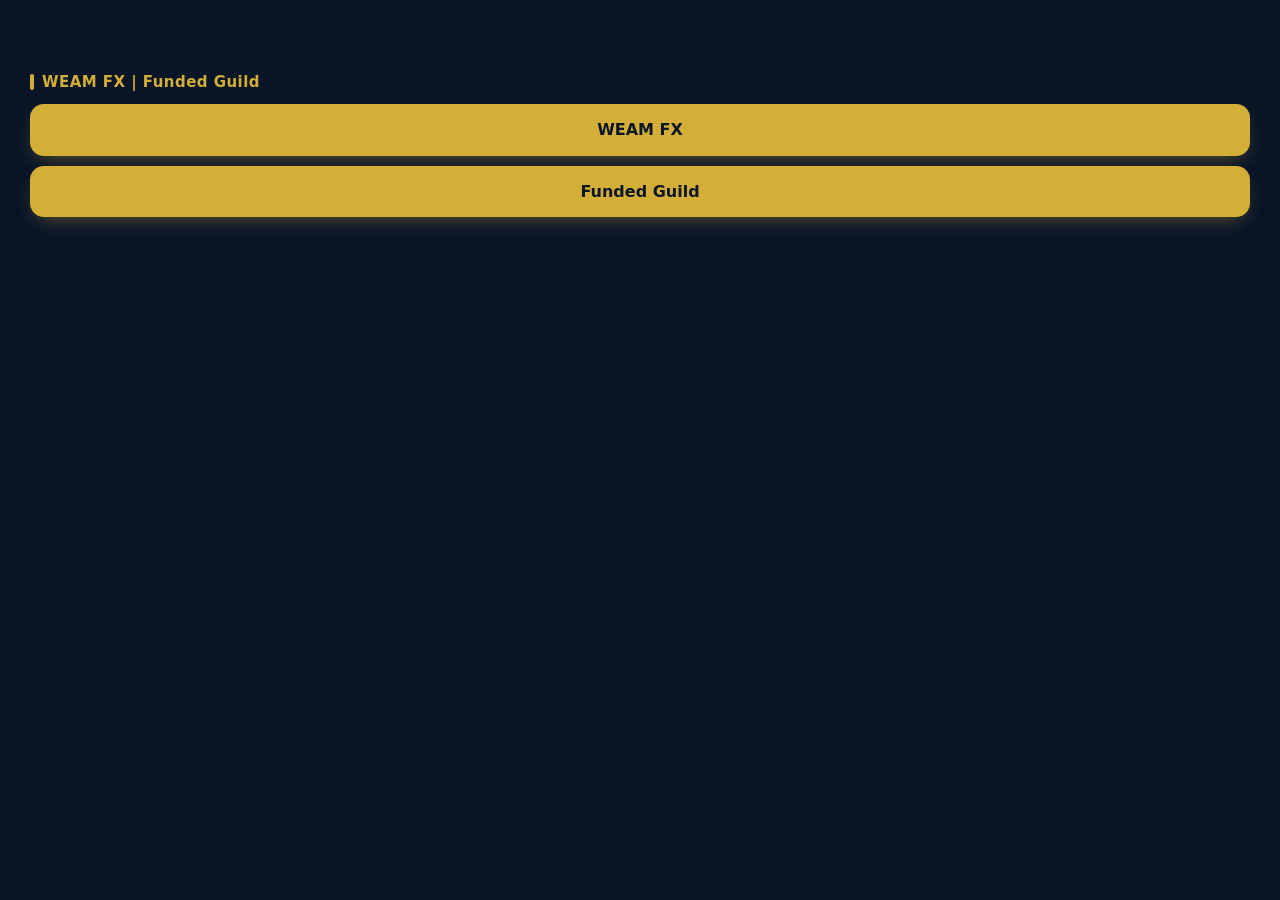
<file: index.html>
<!doctype html><html><head><meta charset="utf-8"><meta name="viewport" content="width=device-width,initial-scale=1"><title>Apps</title><link rel="stylesheet" href="core.css"></head><body style="padding:30px;text-align:center"><h2 style="margin-top:40px">WEAM FX | Funded Guild</h2><a class="btn" href="wf.html">WEAM FX</a><a class="btn" href="fg.html">Funded Guild</a></body></html>
</file>
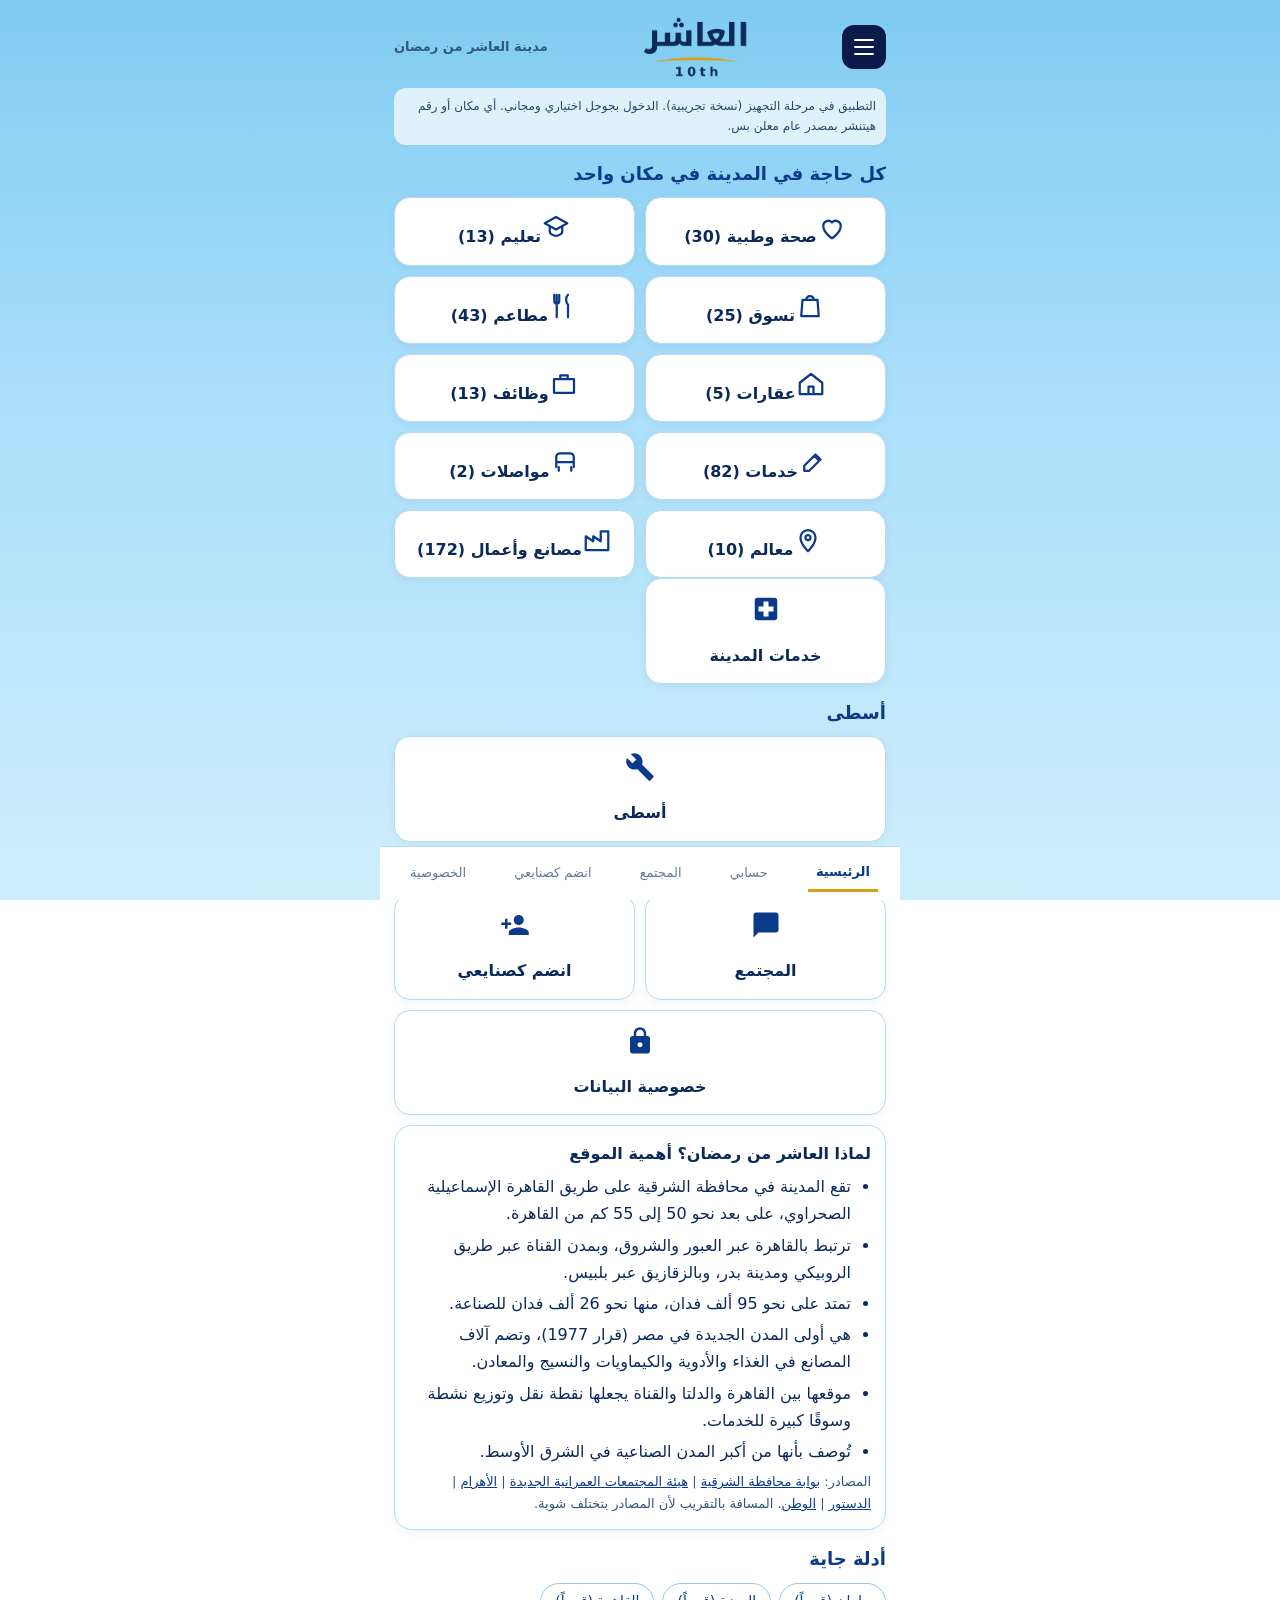
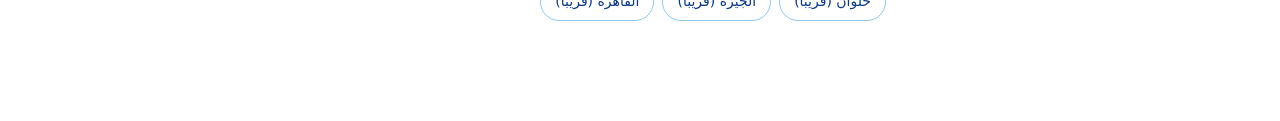
<file: asta/index.html>
<!doctype html><html lang="ar" dir="rtl"><head><meta charset="utf-8"><meta name="viewport" content="width=device-width,initial-scale=1,viewport-fit=cover"><title>العاشر</title><link rel="manifest" href="manifest.webmanifest"><link rel="icon" type="image/png" href="[data-uri]"><link rel="apple-touch-icon" href="icon-192.png"><meta name="theme-color" content="#7fcbf2"><meta name="robots" content="noindex">
<style>
*{box-sizing:border-box;-webkit-tap-highlight-color:transparent}body{margin:0;background:linear-gradient(180deg,#7fcbf2 0,#a9defa 380px,#cfeefc 100%) fixed;color:#0b2a5b;font-family:system-ui,-apple-system,"Segoe UI",Tahoma,sans-serif;padding:calc(env(safe-area-inset-top) + 10px) 14px 92px;max-width:520px;margin:0 auto;line-height:1.7;min-height:100vh}
h1{font-size:24px;margin:6px 0 2px;color:#0b2a5b}h2{font-size:18px;margin:14px 0 8px;color:#0b3a8a}.sub{font-size:13px;color:#33567f}
.top{display:flex;align-items:center;justify-content:space-between;gap:10px;margin:6px 0 4px}.logo{height:62px}.logo svg{width:100%;height:100%}.tag{font-size:13px;color:#33567f;font-weight:600;text-align:left}
.card{background:#fff;border:1px solid #b5dcf0;border-radius:18px;padding:14px;margin:10px 0;box-shadow:0 2px 10px rgba(11,42,91,.07)}
.grid{display:grid;grid-template-columns:1fr 1fr;gap:10px}.tile{background:#fff;border:1px solid #b5dcf0;border-radius:16px;padding:14px 10px;text-align:center;color:#0b2a5b;font:inherit;font-weight:700;cursor:pointer;box-shadow:0 2px 8px rgba(11,42,91,.06)}.tile .e{display:block;font-size:26px;margin-bottom:4px}.tile.wide{grid-column:1/-1}
.chips{display:flex;flex-wrap:wrap;gap:8px;margin:8px 0}.chip{background:#fff;border:1px solid #8fc9e8;border-radius:999px;padding:6px 14px;font-size:14px;color:#0b3a8a}
button{font:inherit}.back{background:none;border:0;color:#0b3a8a;font-weight:700;padding:6px 0}
.btn{background:#0b3a8a;color:#fff;border:0;border-radius:12px;padding:11px 16px;font-weight:800;width:100%}.btn[disabled]{background:#c7d7e6;color:#6b809a}
.empty{border:1px dashed #6fb3d9;background:#f4fbff;border-radius:14px;padding:14px;color:#25476f;font-size:14px;margin-top:10px}
.disc{font-size:12px;background:#dff1fb;border-radius:12px;padding:8px 10px;margin:10px 0;color:#25476f}
select{font:inherit;background:#fff;color:#0b2a5b;border:1px solid #8fc9e8;border-radius:10px;padding:8px;width:100%;margin-top:6px}
nav{position:fixed;bottom:0;left:0;right:0;background:#fff;border-top:1px solid #b5dcf0;display:flex;justify-content:space-around;padding:8px 6px calc(env(safe-area-inset-bottom) + 8px);max-width:520px;margin:0 auto}
nav button{background:none;border:0;color:#5d7a99;padding:6px 8px;font-size:13px}nav button.on{color:#0b3a8a;font-weight:800;border-bottom:3px solid #d4a017}
ul{padding-inline-start:20px;margin:6px 0}li{margin:4px 0}
#ov{position:fixed;inset:0;background:rgba(5,15,50,.5);opacity:0;pointer-events:none;transition:opacity .2s;z-index:20}#ov.on{opacity:1;pointer-events:auto}#dr{position:fixed;top:0;bottom:0;right:0;width:min(78vw,300px);background:#0c1a4a;color:#fff;transform:translateX(100%);transition:transform .22s;z-index:21;overflow-y:auto;padding:14px 10px 24px}#dr.on{transform:none}#dr h3{margin:6px 10px 12px;font-size:18px;color:#f0c24a}#dr button{display:block;width:100%;text-align:right;background:none;border:0;color:#fff;font:inherit;font-size:16px;padding:12px;border-radius:10px}#dr button:active,#dr button.on{background:rgba(255,255,255,.14)}#dr hr{border:0;border-top:1px solid rgba(255,255,255,.2);margin:8px 0}</style></head><body>
<div class="top"><button id="hb" aria-label="القائمة" style="background:#0c1a4a;border:0;border-radius:12px;width:44px;height:44px;flex:none;display:flex;flex-direction:column;align-items:center;justify-content:center;gap:5px;padding:0"><i style="display:block;width:20px;height:2px;background:#fff;border-radius:2px"></i><i style="display:block;width:20px;height:2px;background:#fff;border-radius:2px"></i><i style="display:block;width:20px;height:2px;background:#fff;border-radius:2px"></i></button><div class="logo"><img src="[data-uri]" alt="العاشر 10th" style="height:100%;width:auto"></div><div class="tag">مدينة العاشر من رمضان</div></div>
<div class="disc">التطبيق في مرحلة التجهيز (نسخة تجريبية). الدخول بجوجل اختياري ومجاني. أي مكان أو رقم هيتنشر بمصدر عام معلن بس.</div>
<div id="v"></div>
<nav id="nv"></nav><div id="ov"></div><div id="dr"></div>
<script>
const SECT={
rs:{g:1,e:'',n:'مطاعم',d:'مطاعم العاشر من رمضان',chips:['كشري','مشويات','فطير','سمك','وجبات سريعة','حلويات'],em:'لسه مفيش بيانات هنا. هنضيف الأماكن والأرقام بس لما يكون ليها مصدر عام معلن، وهنكتب المصدر وتاريخ القراءة.'},
cf:{g:1,e:'',n:'كافيهات',d:'كافيهات العاشر من رمضان',chips:['كافيه','قهوة مختصة','مكان للمذاكرة'],em:'لسه مفيش بيانات هنا. هنضيف الأماكن والأرقام بس لما يكون ليها مصدر عام معلن، وهنكتب المصدر وتاريخ القراءة.'},
tx:{g:1,e:'',n:'تاكسي ومواصلات',d:'التاكسي والمواصلات جوه العاشر من رمضان وناحية القاهرة والزقازيق',chips:['تاكسي','ميكروباص','مواقف'],em:'لسه مفيش بيانات هنا. هنضيف الأماكن والأرقام بس لما يكون ليها مصدر عام معلن، وهنكتب المصدر وتاريخ القراءة.'},
sv:{g:1,e:'',n:'خدمات المدينة',d:'صيدليات، مستشفيات، أرقام الطوارئ',chips:['صيدليات','مستشفيات','طوارئ'],em:'لسه مفيش بيانات هنا. هنضيف الأماكن والأرقام بس لما يكون ليها مصدر عام معلن، وهنكتب المصدر وتاريخ القراءة.'},
tr:{e:'',n:'أسطى: الصنايعية',d:'صنايعية في كل المحافظات حسب الحرفة',chips:['سباك','كهربائي','فني تكييف','نجار','نقاش','حداد'],em:'لسه مفيش صنايعية مسجلين. القسم هيتملي لما التسجيل يفتح.'},
co:{e:'',n:'مقاولين',d:'مقاولين في كل المحافظات',chips:[],em:'لسه مفيش مقاولين مسجلين. القسم هيتملي لما التسجيل يفتح.'},
en:{e:'',n:'مهندسين',d:'مهندسين في كل المحافظات',chips:[],em:'لسه مفيش مهندسين مسجلين. القسم هيتملي لما التسجيل يفتح.'},
su:{e:'',n:'موردين وتوريد',d:'موردين ومحلات مواد البناء والعدد',chips:['مون','حديد','بويات','سيراميك','العدد والمعدات'],em:'لسه مفيش موردين مسجلين. القسم هيتملي لما التسجيل يفتح.'}};
const IC={"rs": "M11 9H9V2H7v7H5V2H3v7c0 2.12 1.66 3.84 3.75 3.97V22h2.5v-9.03C11.34 12.84 13 11.12 13 9V2h-2v7zm5-3v8h2.5v8H21V2c-2.76 0-5 2.24-5 4z", "cf": "M20 3H4v10c0 2.21 1.79 4 4 4h6c2.21 0 4-1.79 4-4v-3h2c1.11 0 2-.89 2-2V5c0-1.11-.89-2-2-2zm0 5h-2V5h2v3zM4 19h16v2H4z", "tx": "M18.92 6.01C18.72 5.42 18.16 5 17.5 5H15V3H9v2H6.5c-.66 0-1.21.42-1.42 1.01L3 12v8c0 .55.45 1 1 1h1c.55 0 1-.45 1-1v-1h12v1c0 .55.45 1 1 1h1c.55 0 1-.45 1-1v-8l-2.08-5.99zM6.5 16c-.83 0-1.5-.67-1.5-1.5S5.67 13 6.5 13s1.5.67 1.5 1.5S7.33 16 6.5 16zm11 0c-.83 0-1.5-.67-1.5-1.5s.67-1.5 1.5-1.5 1.5.67 1.5 1.5-.67 1.5-1.5 1.5zM5 11l1.5-4.5h11L19 11H5z", "sv": "M19 3H5c-1.1 0-2 .9-2 2v14c0 1.1.9 2 2 2h14c1.1 0 2-.9 2-2V5c0-1.1-.9-2-2-2zm-1 11h-4v4h-4v-4H6v-4h4V6h4v4h4v4z", "tr": "M22.7 19l-9.1-9.1c.9-2.3.4-5-1.5-6.9-2-2-5-2.4-7.4-1.3L9 6 6 9 1.6 4.7C.4 7.1.9 10.1 2.9 12.1c1.9 1.9 4.6 2.4 6.9 1.5l9.1 9.1c.4.4 1 .4 1.4 0l2.3-2.3c.5-.4.5-1.1.1-1.4z", "co": "M12 2L2 7v2h20V7L12 2zM4 11v8h4v-8H4zm6 0v8h4v-8h-4zm6 0v8h4v-8h-4zM2 21h20v2H2z", "en": "M3 17.25V21h3.75L17.81 9.94l-3.75-3.75L3 17.25zM20.71 7.04a1 1 0 000-1.41l-2.34-2.34a1 1 0 00-1.41 0l-1.83 1.83 3.75 3.75 1.83-1.83z", "su": "M20 2H4c-1 0-2 1-2 2v3.01c0 .72.43 1.34 1 1.69V20c0 1.1 1.1 2 2 2h14c.9 0 2-.9 2-2V8.7c.57-.35 1-.97 1-1.69V4c0-1-1-2-2-2zm-5 12H9v-2h6v2zm5-7H4V4l16-.02V7z", "cm": "M20 2H4c-1.1 0-2 .9-2 2v18l4-4h14c1.1 0 2-.9 2-2V4c0-1.1-.9-2-2-2z", "jn": "M15 12c2.21 0 4-1.79 4-4s-1.79-4-4-4-4 1.79-4 4 1.79 4 4 4zm-9-2V7H4v3H1v2h3v3h2v-3h3v-2H6zm9 4c-2.67 0-8 1.34-8 4v2h16v-2c0-2.66-5.33-4-8-4z", "pv": "M18 8h-1V6c0-2.76-2.24-5-5-5S7 3.24 7 6v2H6c-1.1 0-2 .9-2 2v10c0 1.1.9 2 2 2h12c1.1 0 2-.9 2-2V10c0-1.1-.9-2-2-2zm-6 9c-1.1 0-2-.9-2-2s.9-2 2-2 2 .9 2 2-.9 2-2 2zM9 8V6c0-1.66 1.34-3 3-3s3 1.34 3 3v2H9z"};const ic=k=>{const s=document.createElement('span');s.className='e';s.innerHTML='<svg viewBox="0 0 24 24" width="30" height="30" fill="#0b3a8a"><path d="'+IC[k]+'"/></svg>';return s};
const $=(t,a={},...c)=>{const e=document.createElement(t);for(const k in a){if(k==='on')for(const x in a.on)e.addEventListener(x,a.on[x]);else e.setAttribute(k,a[k])}c.flat().forEach(x=>e.append(x&&x.nodeType?x:document.createTextNode(x==null?'':x)));return e};
const DATA=[["sv", "طوارئ", "شرطة النجدة", "122", "وزارة الداخلية", "https://moi.gov.eg/home/EmergancyNumber"], ["sv", "طوارئ", "الحماية المدنية (المطافي)", "180", "وزارة الداخلية", "https://moi.gov.eg/home/EmergancyNumber"], ["sv", "طوارئ", "حوادث المرور", "01221110000", "وزارة الداخلية", "https://moi.gov.eg/home/EmergancyNumber"], ["sv", "طوارئ", "مكافحة جرائم تقنية المعلومات", "108", "وزارة الداخلية", "https://moi.gov.eg/home/EmergancyNumber"], ["sv", "طوارئ", "الإسعاف", "123", "بوابة محافظة القليوبية (رقم قومي)", "http://www.qaliobia.gov.eg/SitePages/SerEmergency.aspx?ID=1"], ["sv", "مرافق", "طوارئ الغاز", "129", "جهاز حماية المستهلك", "https://cpa.gov.eg/ar-eg/%D8%A3%D8%B1%D9%82%D8%A7%D9%85-%D8%AA%D9%87%D9%85%D9%83"], ["sv", "مرافق", "المياه والصرف الصحي", "125", "جهاز حماية المستهلك", "https://cpa.gov.eg/ar-eg/%D8%A3%D8%B1%D9%82%D8%A7%D9%85-%D8%AA%D9%87%D9%85%D9%83"], ["sv", "المدينة", "جهاز مدينة العاشر من رمضان (54 طريق مصر الإسماعيلية الصحراوي)", "0554410437", "بوابة محافظة الشرقية", "http://www.sharkia.gov.eg/areas/asher/default.aspx"], ["sv", "مستشفيات", "مستشفى العاشر من رمضان الجامعي", "", "الرئاسة المصرية: صفحة المشروع (يوليو 2022)", "https://www.presidency.eg/ar/%D8%A7%D9%84%D9%85%D8%B4%D8%A7%D8%B1%D9%8A%D8%B9-%D8%A7%D9%84%D9%82%D9%88%D9%85%D9%8A%D8%A9/%D9%85%D8%B3%D8%AA%D8%B4%D9%81%D9%89-%D8%A7%D9%84%D8%B9%D8%A7%D8%B4%D8%B1-%D9%85%D9%86-%D8%B1%D9%85%D8%B6%D8%A7%D9%86-%D8%A7%D9%84%D8%AC%D8%A7%D9%85%D8%B9%D9%8A-02-07-2022/"], ["cf", "كافيهات", "قهوة كايرو، ستريب مول (مفتوح 24/7 حسب موقعهم)", "", "الموقع الرسمي: qahwetcairo.com", "https://www.qahwetcairo.com/"], ["cf", "كافيهات", "ميرتا Mirta، منطقة الأردنية (السبت إلى الخميس 8 ص إلى 8 م)", "", "الموقع الرسمي: mirta.coffee", "https://mirta.coffee/branch/egypt"]];const RD='27 نوفمبر 2026';
const GOV=['القاهرة','الجيزة','الإسكندرية','القليوبية','الشرقية','الدقهلية','الغربية','المنوفية','البحيرة','كفر الشيخ','دمياط','بورسعيد','الإسماعيلية','السويس','شمال سيناء','جنوب سيناء','البحر الأحمر','بني سويف','الفيوم','المنيا','أسيوط','سوهاج','قنا','الأقصر','أسوان','الوادي الجديد','مطروح'];let gov=localStorage.getItem('asta_gov')||'',cty=localStorage.getItem('asta_city')||'';const CITY={"القاهرة": ["المرج", "المطرية", "عين شمس", "السلام أول", "السلام ثان", "النزهة", "مصر الجديدة", "مدينة نصر شرق", "مدينة نصر غرب", "الوايلي", "باب الشعرية", "وسط القاهرة", "الموسكي", "الأزبكية", "عابدين", "بولاق", "غرب", "منشأة ناصر", "الزيتون", "حدائق القبة", "الزاوية الحمراء", "الشرابية", "الساحل", "شبرا", "روض الفرج", "الأميرية", "السيدة زينب", "مصر القديمة", "الخليفة", "المقطم", "البساتين", "دار السلام", "المعادي", "طرة", "حلوان", "التبين", "15 مايو", "المعصرة", "القاهرة الجديدة"], "الجيزة": ["الجيزة", "منشأة القناطر", "أوسيم", "كرداسة", "أبو النمرس", "الحوامدية", "البدرشين", "العياط", "الصف", "أطفيح", "الواحات البحرية", "الشيخ زايد", "السادس من أكتوبر", "الباويطي"], "القليوبية": ["بنها", "قليوب", "القناطر الخيرية", "الخانكة", "كفر شكر", "طوخ", "شبين القناطر", "شبرا الخيمة", "قها", "العبور", "الخصوص"], "الإسكندرية": ["الإسكندرية", "برج العرب", "برج العرب الجديدة"], "البحيرة": ["دمنهور", "كفر الدوار", "رشيد", "إدكو", "أبو المطامير", "أبو حمص", "الدلنجات", "المحمودية", "الرحمانية", "إيتاي البارود", "حوش عيسى", "شبراخيت", "كوم حمادة", "بدر", "وادي النطرون", "النوبارية الجديدة"], "مطروح": ["مرسى مطروح", "الحمام", "العلمين", "الضبعة", "النجيلة", "سيدي براني", "السلوم", "سيوة"], "دمياط": ["دمياط", "فارسكور", "كفر سعد", "الزرقا", "كفر البطيخ", "رأس البر", "عزبة البرج", "دمياط الجديدة", "السرو", "الروضة"], "الدقهلية": ["المنصورة", "طلخا", "ميت غمر", "دكرنس", "أجا", "منية النصر", "السنبلاوين", "بني عبيد", "المنزلة", "تمي الأمديد", "الجمالية", "شربين", "المطرية", "بلقاس", "ميت سلسيل", "محلة دمنة", "نبروه"], "كفر الشيخ": ["كفر الشيخ", "دسوق", "فوه", "مطوبس", "البرلس", "الحامول", "بيلا", "الرياض", "سيدي سالم", "قلين"], "الغربية": ["طنطا", "المحلة الكبرى", "كفر الزيات", "زفتى", "السنطة", "قطور", "بسيون", "سمنود"], "المنوفية": ["شبين الكوم", "السادات", "منوف", "أشمون", "الباجور", "قويسنا", "بركة السبع", "تلا", "الشهداء"], "الشرقية": ["العاشر من رمضان", "الزقازيق", "بلبيس", "أبو حماد", "منيا القمح", "ههيا", "فاقوس", "مشتول السوق", "أبو كبير", "الإبراهيمية", "ديرب نجم", "كفر صقر", "أولاد صقر", "الحسينية", "صان الحجر", "منشأة أبو عمر"], "الإسماعيلية": ["الإسماعيلية", "فايد", "القنطرة شرق", "القنطرة غرب", "التل الكبير", "أبو صوير", "القصاصين"], "بني سويف": ["بني سويف", "الواسطى", "ناصر", "إهناسيا", "ببا", "سمسطا", "الفشن", "الفيوم", "طامية", "سنورس", "إطسا", "إبشواي", "يوسف الصديق", "الشواشنة", "سنهور القبلية"], "المنيا": ["المنيا", "مغاغة", "بني مزار", "مطاي", "سمالوط", "أبو قرقاص", "ملوي", "دير مواس", "العدوة", "المنيا الجديدة"], "أسيوط": ["ديروط", "القوصية", "أبنوب", "منفلوط", "أسيوط", "الفتح", "أبو تيج", "الغنايم", "ساحل سليم", "البداري", "صدفا"], "سوهاج": ["سوهاج", "أخميم", "دار السلام", "ساقلتة", "المراغة", "طهطا", "طما", "جهينة", "المنشاة", "جرجا", "البلينا", "العسيرات"], "قنا": ["قنا", "نجع حمادي", "دشنا", "قوص", "قفط", "فرشوط", "أبو تشت", "الوقف", "نقادة"], "الأقصر": ["الأقصر", "البياضية", "القرنة", "أرمنت", "الطود", "إسنا", "الأقصر الجديدة", "طيبة الجديدة"], "أسوان": ["أسوان", "دراو", "كوم أمبو", "نصر النوبة", "إدفو"], "الفيوم": ["الفيوم", "سنورس", "إبشواي", "إطسا", "طامية", "يوسف الصديق"], "البحر الأحمر": ["الغردقة", "رأس غارب", "القصير", "سفاجا", "مرسى علم", "شلاتين", "حلايب"], "الوادي الجديد": ["الخارجة", "الداخلة", "الفرافرة", "باريس", "بلاط"], "بورسعيد": ["بورسعيد", "بورفؤاد", "سلام مصر"], "السويس": ["السويس", "الأربعين", "عتاقة", "الجناين", "فيصل", "السويس الجديدة"], "شمال سيناء": ["العريش", "بئر العبد", "الحسنة", "نخل", "الشيخ زويد", "رفح"], "جنوب سيناء": ["أبو رديس", "أبو زنيمة", "نويبع", "طابا", "رأس سدر", "دهب", "شرم الشيخ", "سانت كاترين", "الطور"]};const PART=["الوادي الجديد"];
const V=document.getElementById('v');let page='home';
const NAV=[['home','الرئيسية'],['ac','حسابي'],['cm','المجتمع'],['jn','انضم كصنايعي'],['pv','الخصوصية']];
function go(p){page=p;render();scrollTo(0,0)}
function nav(){const n=document.getElementById('nv');n.innerHTML='';NAV.forEach(([k,l])=>n.append($('button',{class:page===k?'on':'',on:{click:()=>go(k)}},l)))}
const back=(t)=>$('button',{class:'back',on:{click:()=>go(t||'home')}},'→ رجوع');
const DIR=[["مصانع وأعمال","شركة النساجون الشرقيون","المنطقة الصناعية - مدينة العاشر من رمضان","المنطقة الصناعية","مصانع"],["تسوق","النساجون الشرقيون","بجوار صيدناوى، العاشر من رمضان","عموم المدينة","أثاث ونجارة"],["تسوق","معرض العاشر ٢ النساجون الشرقيون","امام مستشفى ابو العزايم، المنطقة الصناعية، العاشر من رمضان","المنطقة الصناعية","أثاث ونجارة"],["تعليم","مدرسة فريش الدولية للتكنولوجيا التطبيقية","طريق مصر النور، العاشر من رمضان","عموم المدينة","مدارس"],["تعليم","مدرسة عمرو بن العاص التجريبية للغات","العاشر من رمضان","عموم المدينة","مدارس"],["تعليم","مدرسة جرين هايتس مصر الأمريكية","العاشر من رمضان","عموم المدينة","مدارس"],["تعليم","مدرسة العلا الخاصة","العاشر من رمضان","عموم المدينة","مدارس"],["مطاعم","كرم الشام","ميدان الأردنية - بجوار مجمع عبد المقصود وسينما رينسانس","وسط المدينة (الأردنية)",""],["مطاعم","حواوشى الرفاعى","ش ابو بكر الصديق، الاردنية، العاشر من رمضان","وسط المدينة (الأردنية)","مطاعم وكافيهات"],["مطاعم","مطعم الثوره","المجاورة الخامسة، العاشر من رمضان، الشرقية داخل مول ابو الوفا","المجاورات","مطاعم وكافيهات"],["مواصلات","ريد لاين تاكسي (خدمة أهالي العاشر)","خدمة تاكسي بكباتن مسجلين بأكواد، تنظيم عبر صفحة فيسبوك","عموم المدينة","نقل داخلي"],["مواصلات","تاكسي ريد لاين & FOR YOU (رحلات خارجية/مطارات/شركات)","رحلات خارجية وسفر ومطارات وتعاقدات شركات، عربيات مكيفة، إدارة عبر جروب فيسبوك","عموم المدينة","نقل داخلي"],["معالم","الأردنية","قلب المدينة التجاري: بنوك، مطاعم، كافيهات","عموم المدينة","معالم واتجاهات"],["معالم","ميدان صيدناوي","شارع تجاري شهير، مطعم الثورة بالمجاورة 14 وبينك كافيه أعلى فودافون","المجاورات","معالم واتجاهات"],["معالم","مجمع عبد المقصود التجاري - الأردنية","اتش ار للتوريدات مبنى 13، كرم الشام بجواره مع سينما رينسانس","عموم المدينة","معالم واتجاهات"],["معالم","دار مناسبات العاشر - الأردنية (بجوار منطقة البنوك)","قاعة مناسبات معروفة، مزايدة تشغيل منشورة 2026","عموم المدينة","معالم واتجاهات"],["معالم","قاعة الماسة - نادي الرواد (البوابة الخلفية أمام المجاورة 19)","قاعة أفراح ومناسبات","عموم المدينة","نوادي"],["معالم","مجمع البنوك / منطقة البنوك - الأردنية","كشري هند بجوار سنترال العاشر ومجمع البنوك، ارابكو بجوار دار المناسبات","عموم المدينة","معالم واتجاهات"],["معالم","الموقف الإقليمي الجديد - المجاورة 73 الظهير الصحراوي","12 خطًا داخليًا وخارجيًا، محلات للإيجار أمامه","عموم المدينة","معالم واتجاهات"],["معالم","نادي الرواد - مركز الحي الأول","أشهر نادي بالمدينة، قاعة الماسة بالبوابة الخلفية","عموم المدينة","معالم واتجاهات"],["عقارات","ظلال (إسكان فاخر - جهاز المدينة)","منطقة الخدمات الإقليمية","عموم المدينة",""],["عقارات","كمبوند لوزان","طريق مصر الإسماعيلية مباشرة - أمام هايبر وان والنساجون الشرقيون","عموم المدينة",""],["عقارات","دار مصر","حي الياسمين (10 كم من المركز)","عموم المدينة",""],["عقارات","جنة","العاشر من رمضان","عموم المدينة",""],["عقارات","سكن مصر","العاشر من رمضان","عموم المدينة",""],["تعليم","مدرسة بردى للغات","كم 42 طريق مصر إسماعيلية الصحراوي - قرية الطلائع","عموم المدينة","مدارس"],["تعليم","مدرسة القادسية التجريبية الاعدادية بنات","العاشر من رمضان (بروفايل يلوبيدجز قائم)","عموم المدينة","مدارس"],["تعليم","مدرسة حورس لتعليم القيادة","العاشر من رمضان (بروفايل يلوبيدجز قائم)","عموم المدينة","مدارس"],["تسوق","معرض المصطفى للمراتب والمفروشات","العاشر من رمضان","عموم المدينة","أثاث ونجارة"],["تسوق","هوم سنتر للمفروشات","مجاورة 26 - أول عمارات منتجع نور الدين بجوار نادي الرواد","المجاورات",""],["تسوق","العاشر للمفروشات","العاشر من رمضان","عموم المدينة","أثاث ونجارة"],["تسوق","آيسل للأثاث","العاشر من رمضان","عموم المدينة","أثاث ونجارة"],["تسوق","معرض الدمرداش للأجهزة الكهربائية","مجاورة 59","المجاورات","أجهزة كهربائية - معارض ومحلات"],["تسوق","الميهي للأدوات الكهربائية (حامد الميهى)","ش السنترال - الأردنية، العاشر من رمضان","وسط المدينة (الأردنية)","معارض وتوريدات"],["تسوق","معرض دهانات GLC - الكريم","الأردنية، العاشر من رمضان","وسط المدينة (الأردنية)","دهانات"],["تسوق","معارض أبو سليم","مجمع عبد المقصود - الأردنية، العاشر من رمضان","وسط المدينة (الأردنية)","أجهزة كهربائية - معارض ومحلات"],["تسوق","مركز سينا التجاري","شارع السيدة رقية، العاشر من رمضان","عموم المدينة","مولات ومراكز تجارية"],["تسوق","لؤلؤة المدينة","صيدناوي، العاشر من رمضان","عموم المدينة","أدوات منزلية"],["تسوق","جيلا - شركة التوكل الكهربائية","15 مجموعة ج - مركز المدينة الحي الأول، العاشر من رمضان","الأحياء","أجهزة كهربائية - معارض ومحلات"],["تسوق","معرض الماسة للأجهزة الكهربائية","الحي 14 بجوار كشك أبو عمارة، العاشر من رمضان","الأحياء","أجهزة كهربائية - معارض ومحلات"],["تسوق","المعناوي للأجهزة الكهربائية","مجاورة 7 - شارع الأندلس أمام سوبر ماركت الوادي الأخضر، العاشر من رمضان","المجاورات","أجهزة كهربائية - معارض ومحلات"],["تسوق","Al Hana Store - الهنا للأجهزة الكهربائية والمنزلية","مجمع عبد المقصود - الأردنية أمام موقف شرق الدلتا، العاشر من رمضان","وسط المدينة (الأردنية)","أجهزة كهربائية - معارض ومحلات"],["تسوق","معرض أبو ضيف","الكمال سنتر - الدور الأرضي محل 35، العاشر من رمضان","عموم المدينة","أجهزة كهربائية - معارض ومحلات"],["تسوق","معرض السعد","المجاورة 7، العاشر من رمضان","المجاورات","أجهزة كهربائية - معارض ومحلات"],["تسوق","معرض دريم هاوس","الشارع الرئيسي مجاورة 60 - بجوار مستشفى الرشاد","المجاورات","أجهزة كهربائية - معارض ومحلات"],["تسوق","رويال ستور للأجهزة الكهربائية والمنزلية","المجاورة 60 - سنتر بلازا، العاشر من رمضان","المجاورات","أجهزة كهربائية - معارض ومحلات"],["تسوق","سلامة عوف للأجهزة الكهربائية والمنزلية","المجاورة 8 أمام سوبرماركت حجاج، العاشر من رمضان","المجاورات","أجهزة كهربائية - معارض ومحلات"],["تسوق","الشامي للأجهزة الكهربائية والمنزلية","مجاورة 43 بجوار صيدلية ليلي علي، العاشر من رمضان","المجاورات","أجهزة كهربائية - معارض ومحلات"],["تسوق","أبو سليم لمستلزمات المنزل (فرع مجاورة 14)","مجاورة 14 خلف البريد، العاشر من رمضان","المجاورات","أجهزة كهربائية - معارض ومحلات"],["خدمات","العاشر للصيانة","ش السنترال - الأردنية، داخل الجوهرة مول محل 139، العاشر من رمضان","وسط المدينة (الأردنية)","صيانة أجهزة منزلية"],["خدمات","مركز سامح سمير - صيانة بلس","يخدم العاشر من رمضان (مركز متنقل/استقبال)","عموم المدينة","صيانة أجهزة منزلية"],["مصانع وأعمال","شركة الحمد لقطع غيار الأجهزة المنزلية","العاشر من رمضان (مصنع - بيع جملة للتجار)","عموم المدينة","صيانة أجهزة منزلية"],["مصانع وأعمال","اسيكو ايجيبت للأجهزة الكهربائية والأدوات المنزلية","بجوار شركة مصر لأعمال الأسمنت المسلح","عموم المدينة","مصانع أجهزة منزلية"],["مصانع وأعمال","المجموعة الهندسية - أي جي","العاشر من رمضان","عموم المدينة","مصانع أجهزة منزلية"],["مصانع وأعمال","فريش إليكتريك للأجهزة المنزلية","العاشر من رمضان","عموم المدينة","مصانع أجهزة منزلية"],["مصانع وأعمال","تريدكو للصناعات الهندسية - باساب","العاشر من رمضان - خدمة العملاء","عموم المدينة","مصانع أجهزة منزلية"],["مصانع وأعمال","تكنوجاز - الشرقية لصناعة الأجهزة المنزلية","العاشر من رمضان","عموم المدينة","مصانع أجهزة منزلية"],["مصانع وأعمال","سانيو - المجمع المصري للأجهزة الكهربائية والإلكترونية","بجوار سيراميكا كليوباترا","عموم المدينة","مصانع أجهزة منزلية"],["مصانع وأعمال","بلندكس ايجيبت","بجوار موج للصناعات المتطورة","عموم المدينة","مصانع أجهزة منزلية"],["مصانع وأعمال","أولاد الحسيني","الأردنية - داخل المصرية سنتر 1 - محل 90","وسط المدينة (الأردنية)","مصانع أجهزة منزلية"],["مصانع وأعمال","أوليمبيك جروب","العاشر من رمضان","عموم المدينة","مصانع أجهزة منزلية"],["مصانع وأعمال","دي إي إيه - دلتا للأجهزة الكهربائية","القطعة 6أ - المنطقة الصناعية الثالثة، بجوار مصنع قنديل للصلب","المنطقة الصناعية","مصانع أجهزة منزلية"],["مصانع وأعمال","سونيا لتصنيع الأجهزة المنزلية والكهربائية","شارع الوحدة تقاطع الخرطوم - المنطقة الصناعية الثانية، بجوار بيل ايجيبت","المنطقة الصناعية","مصانع أجهزة منزلية"],["مصانع وأعمال","اتلانتيك للتجارة","العاشر من رمضان","عموم المدينة","مصانع أجهزة منزلية"],["مصانع وأعمال","كريازي","بجوار نيبو","عموم المدينة",""],["صحة وطبية","مستشفى العاشر الجامعي","العاشر من رمضان","عموم المدينة","مستشفيات ومراكز طبية"],["صحة وطبية","مستشفى ابن سينا","المجاورة العاشرة، أمام مركز الشباب","المجاورات","مستشفيات ومراكز طبية"],["صحة وطبية","مستشفى الهلال الأخضر","المجاورة الثالثة","المجاورات","مستشفيات ومراكز طبية"],["صحة وطبية","مستشفى الغندور","العاشر من رمضان","عموم المدينة","مستشفيات ومراكز طبية"],["صحة وطبية","مستشفى براعم للاطفال","ميدان الأردنية","وسط المدينة (الأردنية)","مستشفيات ومراكز طبية"],["صحة وطبية","مستشفى السلام","المجاورة 39، بجوار مسجد السلام","المجاورات","مستشفيات ومراكز طبية"],["صحة وطبية","مستشفي خميس","العاشر من رمضان","عموم المدينة","مستشفيات ومراكز طبية"],["مصانع وأعمال","شركة السويدي إلكتريك","العاشر من رمضان","عموم المدينة","مصانع"],["خدمات","فندق وسينما دايموند","العاشر من رمضان","عموم المدينة","فنادق"],["خدمات","فندق ميريتا","العاشر من رمضان","عموم المدينة","فنادق"],["خدمات","Prime Inn","العاشر من رمضان","عموم المدينة","فنادق"],["صحة وطبية","معمل البرج","العاشر من رمضان","عموم المدينة","معامل تحاليل"],["صحة وطبية","معامل جولدن لاب","الأردنية مبنى 404 الدور الثالث داخل الكمال سنتر (خلف مكتبة الإسكندرية)","وسط المدينة (الأردنية)","معامل تحاليل"],["خدمات","نادي المهندسين العاشرمن رمضان","العاشر من رمضان","عموم المدينة","نوادي"],["تعليم","المعهد التكنولوجي العالي","العاشر من رمضان","عموم المدينة","جامعات ومعاهد"],["خدمات","قاعه الماسه نادي الرواد","قاعات مناسبات العاشر من رمضان","عموم المدينة",""],["صحة وطبية","معامل الخوارزمى","العاشر من رمضان","عموم المدينة",""],["صحة وطبية","معامل الشمس","العاشر من رمضان","عموم المدينة",""],["صحة وطبية","معامل مؤمنة كامل","العاشر من رمضان","عموم المدينة",""],["صحة وطبية","معامل د. سمير شاكر","العاشر من رمضان","عموم المدينة",""],["صحة وطبية","معامل رويال لاب","العاشر من رمضان","عموم المدينة",""],["صحة وطبية","معامل مصر","العاشر من رمضان","عموم المدينة",""],["صحة وطبية","معمل الاوبرا","العاشر من رمضان","عموم المدينة",""],["صحة وطبية","معمل الفاروق","العاشر من رمضان","عموم المدينة",""],["صحة وطبية","معمل د. عمر الدالى","العاشر من رمضان","عموم المدينة",""],["صحة وطبية","المختبر (فرع العاشر)","العاشر من رمضان","عموم المدينة",""],["خدمات","الفارس لتصنيع الرادياتير","العاشر من رمضان","عموم المدينة",""],["خدمات","مركز الأصدقاء لصيانة السيارات","العاشر من رمضان","عموم المدينة",""],["خدمات","S.T.S مركز صيانة السيارات (مجاورة 8 ش الأندلس)","العاشر من رمضان","عموم المدينة",""],["مصانع وأعمال","الشركة السورية لتصنيع الأغذية","العاشر من رمضان","عموم المدينة",""],["مصانع وأعمال","الشركة المصرية للمركزات والمجمدات والعصائر الفاخرة - دوللى","العاشر من رمضان","عموم المدينة",""],["مصانع وأعمال","الشركة المصرية لمنتجات الألبان والمواد الغذائية","العاشر من رمضان","عموم المدينة",""],["مصانع وأعمال","المجموعة المصرية السويسرية الصناعية - بنتليز","العاشر من رمضان","عموم المدينة",""],["مصانع وأعمال","شركة أرما للصناعات الغذائية","العاشر من رمضان","عموم المدينة",""],["مصانع وأعمال","شركة ألفا مصر للإستثمار الصناعي","العاشر من رمضان","عموم المدينة",""],["مصانع وأعمال","شركة أمجاد للصناعات الغذائية - شيكى دودو","العاشر من رمضان","عموم المدينة",""],["مصانع وأعمال","شركة أوريكس لاند للصناعات الغذائية","العاشر من رمضان","عموم المدينة",""],["مصانع وأعمال","شركة إنترناشيونال","العاشر من رمضان","عموم المدينة",""],["مصانع وأعمال","شركة إيماس لإضافات الأغذية","العاشر من رمضان","عموم المدينة",""],["مصانع وأعمال","شركة البروج للصناعات الغذائية","العاشر من رمضان","عموم المدينة",""],["مصانع وأعمال","شركة التاج للمواد الغذائية","العاشر من رمضان","عموم المدينة",""],["مصانع وأعمال","شركة الحرية للصناعات الغذائية - الحرية 2000","العاشر من رمضان","عموم المدينة",""],["مصانع وأعمال","شركة الزهار لصناعة الجلاش الآلي","العاشر من رمضان","عموم المدينة",""],["مصانع وأعمال","شركة الشرق الأوسط للصناعات الغذائية والألبان - جرين لاند - أمريكانا جروب","العاشر من رمضان","عموم المدينة","كهرباء - مقاولون وتوريدات"],["مصانع وأعمال","شركة الشهبندر للصناعات الغذائية","العاشر من رمضان","عموم المدينة",""],["مصانع وأعمال","شركة الصناعات الغذائية المتخصصة - سيفتي مصر","العاشر من رمضان","عموم المدينة",""],["مصانع وأعمال","شركة العالمية للتنمية الزراعية - فارم فريتس - أمريكانا جروب","العاشر من رمضان","عموم المدينة",""],["مصانع وأعمال","شركة العالمية للصناعات الغذائية - زيلانديا مصر - بيك لاند","العاشر من رمضان","عموم المدينة",""],["مصانع وأعمال","شركة العربية للمطاحن والصناعات الغذائية","العاشر من رمضان","عموم المدينة",""],["مصانع وأعمال","شركة القابضة للصناعات الغذائية - مصر أسوان للأسماك - سوانا","العاشر من رمضان","عموم المدينة",""],["مصانع وأعمال","شركة القاهرة للصناعات الغذائية - بوتشرمان","العاشر من رمضان","عموم المدينة",""],["مصانع وأعمال","شركة القاهرة لمجازر الدواجن - كوكى - أمريكانا جروب","العاشر من رمضان","عموم المدينة",""],["مصانع وأعمال","شركة الكرامة مصر للتصنيع والتجارة","العاشر من رمضان","عموم المدينة",""],["مصانع وأعمال","شركة المتحدة لتصنيع الزيوت والعبوات","العاشر من رمضان","عموم المدينة",""],["مصانع وأعمال","شركة المتحدة للحلويات الشرقية - الربيع","العاشر من رمضان","عموم المدينة",""],["مصانع وأعمال","شركة المصرية السورية لصناعة الحلويات - تيستى مو","العاشر من رمضان","عموم المدينة",""],["مصانع وأعمال","شركة المصرية السويسرية للمكرونة","العاشر من رمضان","عموم المدينة",""],["مصانع وأعمال","شركة المصرية للزيوت الطبيعية ش.م.م","العاشر من رمضان","عموم المدينة",""],["مصانع وأعمال","شركة المصرية للصناعات الغذائية - أنترفودز إيجيبت","العاشر من رمضان","عموم المدينة",""],["مصانع وأعمال","شركة المصرية للصناعات الغذائية الحديثة - هنى ويل","العاشر من رمضان","عموم المدينة",""],["مصانع وأعمال","شركة المصرية لمنتجات الألبان والأغذية - ايدافكو","العاشر من رمضان","عموم المدينة",""],["مصانع وأعمال","شركة المصرية لمنتجات الألبان والإضافات الغذائية","العاشر من رمضان","عموم المدينة",""],["مصانع وأعمال","شركة النهضة الصناعية","العاشر من رمضان","عموم المدينة",""],["مصانع وأعمال","شركة النيل للصناعات الغذائية","العاشر من رمضان","عموم المدينة",""],["مصانع وأعمال","شركة الوطنية لمنتجات الذرة","العاشر من رمضان","عموم المدينة",""],["مصانع وأعمال","شركة ايجل فود","العاشر من رمضان","عموم المدينة",""],["مصانع وأعمال","شركة بست تشيز","العاشر من رمضان","عموم المدينة",""],["مصانع وأعمال","شركة جوهر إخوان","العاشر من رمضان","عموم المدينة",""],["مصانع وأعمال","شركة حلواني إخوان","العاشر من رمضان","عموم المدينة",""],["مصانع وأعمال","شركة د.أوليفي للصناعات الغذائية والإستثمار الزراعي","العاشر من رمضان","عموم المدينة",""],["مصانع وأعمال","شركة رجب فارم","العاشر من رمضان","عموم المدينة",""],["مصانع وأعمال","شركة رويال سويت - السلام للحلويات والشيكولاته","العاشر من رمضان","عموم المدينة",""],["مصانع وأعمال","شركة سماحة والمرجوشى للحلويات والمواد الغذائية - لؤلؤة","العاشر من رمضان","عموم المدينة",""],["مصانع وأعمال","شركة سويت سورس لمنتجات الحلوى والأغذية","العاشر من رمضان","عموم المدينة",""],["مصانع وأعمال","شركة سيموس للصناعات الغذائية","العاشر من رمضان","عموم المدينة",""],["مصانع وأعمال","شركة شاي الفراشة","العاشر من رمضان","عموم المدينة",""],["مصانع وأعمال","شركة شوكو سوريا","العاشر من رمضان","عموم المدينة",""],["مصانع وأعمال","شركة لاكتو مصر","العاشر من رمضان","عموم المدينة",""],["مصانع وأعمال","شركة ماندرين قويدر","العاشر من رمضان","عموم المدينة",""],["وظائف","شركة دهانات الجزيرة","العاشر من رمضان","عموم المدينة",""],["وظائف","الضحى للصناعات الغذائية","العاشر من رمضان","عموم المدينة",""],["وظائف","كارن فابريكس","العاشر من رمضان","عموم المدينة",""],["وظائف","واحة للأجهزة المنزلية","العاشر من رمضان","عموم المدينة",""],["وظائف","مجموعة ايمن شاهين","العاشر من رمضان","عموم المدينة",""],["وظائف","انترتريد","العاشر من رمضان","عموم المدينة",""],["وظائف","ايه ام جروب","العاشر من رمضان","عموم المدينة",""],["وظائف","تانك للتجارة والصناعة","العاشر من رمضان","عموم المدينة",""],["وظائف","زينه","العاشر من رمضان","عموم المدينة",""],["وظائف","أوليس هولدنج","العاشر من رمضان","عموم المدينة",""],["وظائف","الشركة المصرية للاستثمار الغذائي","العاشر من رمضان","عموم المدينة",""],["وظائف","الملكة","العاشر من رمضان","عموم المدينة",""],["وظائف","Cegy plastics","العاشر من رمضان","عموم المدينة",""],["مصانع وأعمال","كريازي","المنطقة الصناعية الثانية (B2)","المنطقة الصناعية","مصانع أجهزة منزلية"],["خدمات","جولد إير للهندسة (تكييف وفلاتر مياه)","المجاورة 68","المجاورات","تكييف وتبريد"],["خدمات","دريك لصناعات التكييف المركزي والشيلرات","المنطقة الصناعية","المنطقة الصناعية",""],["خدمات","شركة الرواد للأدوات الصحية","العاشر من رمضان","عموم المدينة","سباكة وأدوات صحية"],["خدمات","بست إيجيبت - فرع العاشر من رمضان","العاشر من رمضان","عموم المدينة","مكافحة حشرات"],["خدمات","كيان للصناعات الهندسية والمقاولات","المنطقة الصناعية","المنطقة الصناعية","مقاولات وتشطيبات"],["مصانع وأعمال","شركة سبائك العاشر","المنطقة الصناعية الثالثة (A5)","المنطقة الصناعية","كهرباء - مقاولون وتوريدات"],["مصانع وأعمال","شركة ساس للصناعات الكهربائية - عباس الجودة","المنطقة الصناعية الثانية (B2)","المنطقة الصناعية","كهرباء - مقاولون وتوريدات"],["مصانع وأعمال","شركة التوكل الكهربائية - جيلا ش.م.م","المنطقة الصناعية الثالثة (A3)","المنطقة الصناعية","كهرباء - مقاولون وتوريدات"],["خدمات","ساميكو - المركز التجارى للتوريدات الكهربائية","الأردنية","وسط المدينة (الأردنية)","كهرباء - مقاولون وتوريدات"],["مصانع وأعمال","المليجى للصناعات الكهربائية","المنطقة الصناعية (C8)","المنطقة الصناعية","كهرباء - مقاولون وتوريدات"],["خدمات","السويدى سنتر","الأردنية","وسط المدينة (الأردنية)","كهرباء - مقاولون وتوريدات"],["خدمات","نيو سمارت ماشين","الأردنية","وسط المدينة (الأردنية)","كهرباء - مقاولون وتوريدات"],["خدمات","ايتك - الهندسية للتجارة والمقاولات","الأردنية","وسط المدينة (الأردنية)","كهرباء - مقاولون وتوريدات"],["مصانع وأعمال","اليكتريك تكنولوجى للتوريدات والمقاولات","المنطقة الصناعية (C8)","المنطقة الصناعية","كهرباء - مقاولون وتوريدات"],["خدمات","الفنار للصناعات الكهربائية","العاشر من رمضان","عموم المدينة","كهرباء - مقاولون وتوريدات"],["خدمات","الهدى اليكتريك للتجارة والمقاولات","الأردنية","وسط المدينة (الأردنية)","كهرباء - مقاولون وتوريدات"],["خدمات","دار الهندسة للانظمة المتطورة","العاشر من رمضان","عموم المدينة","كهرباء - مقاولون وتوريدات"],["خدمات","اليكتريك الهندسية","الأردنية","وسط المدينة (الأردنية)","كهرباء - مقاولون وتوريدات"],["خدمات","باور تك","العاشر من رمضان","عموم المدينة","كهرباء - مقاولون وتوريدات"],["مصانع وأعمال","الاخوة المتحدون للصناعات","المنطقة الصناعية (C2)","المنطقة الصناعية","كهرباء - مقاولون وتوريدات"],["خدمات","سولار باور","الأردنية","وسط المدينة (الأردنية)","كهرباء - مقاولون وتوريدات"],["مصانع وأعمال","مصنع عسل للاثاث","المنطقة الصناعية الثالثة","المنطقة الصناعية","أثاث ونجارة"],["مصانع وأعمال","مصنع جاد وود","العاشر من رمضان","عموم المدينة","أثاث ونجارة"],["مصانع وأعمال","افرو ايجيبت للصناعات الهندسية","المنطقة الصناعية (B4)","المنطقة الصناعية","أثاث ونجارة"],["مصانع وأعمال","لاروش للاثاث La Roche Furniture Industries Factory - المصنع","المنطقة الصناعية","المنطقة الصناعية","أثاث ونجارة"],["مصانع وأعمال","جراتسيا للاثاث الحديث - مصنع العاشر من رمضان","المنطقة الصناعية","المنطقة الصناعية","أثاث ونجارة"],["مصانع وأعمال","مصنع طيف وود مصر للأخشاب والأثاث","المنطقة الصناعية (B3)","المنطقة الصناعية","أثاث ونجارة"],["خدمات","الشرقية للاثاثات المعدنية","العاشر من رمضان","عموم المدينة","أثاث ونجارة"],["خدمات","المستقبل للاثاث والديكور","العاشر من رمضان","عموم المدينة","أثاث ونجارة"],["مصانع وأعمال","مصنع الحلو ستايل للاثاث المكتبي","العاشر من رمضان","عموم المدينة","أثاث ونجارة"],["خدمات","شركة كيميكال بارتنرز","الأردنية","وسط المدينة (الأردنية)","دهانات"],["مصانع وأعمال","سايبس - الشركة العالمية لمواد البناء والكيماويات","المنطقة الصناعية الثالثة","المنطقة الصناعية","دهانات"],["مصانع وأعمال","المصرية الايطالية للبويات - اركوارزو","المنطقة الصناعية الثالثة (A1)","المنطقة الصناعية","دهانات"],["مصانع وأعمال","الشركة الاسلامية الدولية للبويات والصناعات الكيماوية - اسيباك","المنطقة الصناعية (A2)","المنطقة الصناعية","دهانات"],["مصانع وأعمال","شركة جور الاردنية للصناعات الكيماوية","المنطقة الصناعية (C6)","المنطقة الصناعية","دهانات"],["مصانع وأعمال","يونكس - الشركة المتحدة للصناعات الكيميائية","المنطقة الصناعية الثالثة (A1)","المنطقة الصناعية","دهانات"],["خدمات","مركز الكومى","الأردنية","وسط المدينة (الأردنية)","دهانات"],["مصانع وأعمال","يونيون للدهانات والصناعات الكيماوية","المنطقة الصناعية (B3)","المنطقة الصناعية","دهانات"],["خدمات","العربى للحدايد والبويات","الأردنية","وسط المدينة (الأردنية)","دهانات"],["خدمات","مكة لتجارة الحدايد والبويات","الأردنية","وسط المدينة (الأردنية)","دهانات"],["مصانع وأعمال","المصرية الامريكية للبويات والدهانات","المنطقة الصناعية (B1)","المنطقة الصناعية","دهانات"],["خدمات","رضوان للتوكيلات التجارية","الأردنية","وسط المدينة (الأردنية)","دهانات"],["مصانع وأعمال","دريك لصناعات التكييف المركزي والشيلرات وأبراج التبريد","المنطقة الصناعية الثالثة (A1)","المنطقة الصناعية","تكييف وتبريد"],["مصانع وأعمال","الشركة الدولية للتكييف","المنطقة الصناعية الثالثة (A1)","المنطقة الصناعية","تكييف وتبريد"],["خدمات","النور للتكييف","العاشر من رمضان","عموم المدينة","تكييف وتبريد"],["خدمات","الاخوة للتكييف","الأردنية","وسط المدينة (الأردنية)","تكييف وتبريد"],["خدمات","الاردنية للتجارة والتوريدات","الأردنية","وسط المدينة (الأردنية)","تكييف وتبريد"],["خدمات","المركز الهندسى للتبريد","الأردنية","وسط المدينة (الأردنية)","تكييف وتبريد"],["مصانع وأعمال","طيبة المنزلاوى جروب","المنطقة الصناعية (B4)","المنطقة الصناعية","تكييف وتبريد"],["خدمات","ميراكو توتالاين - مصر للتبريد والتكييف","الأردنية","وسط المدينة (الأردنية)","تكييف وتبريد"],["مصانع وأعمال","سايفر ايجيبت","المنطقة الصناعية الثالثة (A2)","المنطقة الصناعية","تكييف وتبريد"],["خدمات","دلتا للتبريد والتكييف","الأردنية","وسط المدينة (الأردنية)","تكييف وتبريد"],["خدمات","المصرية للتبريد وتكييف الهواء","الأردنية","وسط المدينة (الأردنية)","تكييف وتبريد"],["مصانع وأعمال","تايم كول للتكييف","المنطقة الصناعية الثانية (B2)","المنطقة الصناعية","تكييف وتبريد"],["خدمات","الرافدين لأعمال الألوميتال","العاشر من رمضان","عموم المدينة","ألمنيوم وألوميتال"],["مصانع وأعمال","هوك ماك ماكس ايجيبت","المنطقة الصناعية (B3)","المنطقة الصناعية","ألمنيوم وألوميتال"],["مصانع وأعمال","ابكو - شركة المنتجات المعمارية","المنطقة الصناعية (B1)","المنطقة الصناعية","ألمنيوم وألوميتال"],["مصانع وأعمال","الشركة المصرية البلجيكية لانظمة الابواب والشبابيك","المنطقة الصناعية الأولى","المنطقة الصناعية","ألمنيوم وألوميتال"],["مصانع وأعمال","جيست","المنطقة الصناعية (B3)","المنطقة الصناعية","ألمنيوم وألوميتال"],["خدمات","نيو جيميتال للزجاج والالومنيوم","المجاورة 13","المجاورات","ألمنيوم وألوميتال"],["خدمات","جى ام ار","الأردنية","وسط المدينة (الأردنية)","ألمنيوم وألوميتال"],["خدمات","القدس للتجارة","الأردنية","وسط المدينة (الأردنية)","ألمنيوم وألوميتال"],["مصانع وأعمال","ويندوستايل","المنطقة الصناعية الثالثة (A6)","المنطقة الصناعية","ألمنيوم وألوميتال"],["خدمات","مازن ميتال","الأردنية","وسط المدينة (الأردنية)","ألمنيوم وألوميتال"],["خدمات","بروفيشنال سيرفس 2","الأردنية","وسط المدينة (الأردنية)","مكافحة حشرات"],["خدمات","المصرية الكويتية كايرو كنترول","الأردنية","وسط المدينة (الأردنية)","مكافحة حشرات"],["خدمات","عتريس للسيراميك والادوات الصحية","الأردنية","وسط المدينة (الأردنية)","سيراميك وأدوات صحية"],["مصانع وأعمال","ايديال استاندرد","المنطقة الصناعية الثانية (B4)","المنطقة الصناعية","سيراميك وأدوات صحية"],["مصانع وأعمال","المصرية الالمانية لصناعة عداد المياه - متروتك","المنطقة الصناعية (A1)","المنطقة الصناعية","سباكة وأدوات صحية"],["مصانع وأعمال","مصنع الزعبلاوى ستيل","العاشر من رمضان","عموم المدينة","معالم واتجاهات"],["مصانع وأعمال","كتلوجات كارتيلات بركات","المنطقة الصناعية (C8)","المنطقة الصناعية","أقمشة ومنسوجات"],["خدمات","سيتى ستارز","الأردنية","وسط المدينة (الأردنية)","أثاث ونجارة"],["مصانع وأعمال","مصنع صهر وتكرير وتصنيع الرصاص","المنطقة الصناعية الثالثة (A1)","المنطقة الصناعية","صناعات معدنية"],["مصانع وأعمال","مصنع عياد لطلاء المعادن - هارد كروم","المنطقة الصناعية","المنطقة الصناعية","صناعات معدنية"],["مصانع وأعمال","طيف وود لتصنيع الاخشاب","المنطقة الصناعية (B3)","المنطقة الصناعية","أثاث ونجارة"],["مصانع وأعمال","مارسيليا لصناعة المراتب والمفروشات","المنطقة الصناعية (C8)","المنطقة الصناعية","مراكز تجميل"],["خدمات","الورشة الفنية للألومنيوم","الأردنية","وسط المدينة (الأردنية)","ألمنيوم وألوميتال"],["خدمات","الربيع لأعمال السباكة الحديثة","العاشر من رمضان","عموم المدينة","سباكة وأدوات صحية"],["مطاعم","1650 Coffe","سينكو مول - الدور الأول","عموم المدينة","مطاعم وكافيهات"],["مطاعم","Dushka Burger","العاشر من رمضان","عموم المدينة","مطاعم وكافيهات"],["مطاعم","Etoile Restaurant","العاشر من رمضان","عموم المدينة","مطاعم وكافيهات"],["مطاعم","Haj Arafa","العاشر من رمضان","عموم المدينة","مطاعم وكافيهات"],["مطاعم","Mashakeek","الحي 3 (سنتر المدينة)","الأحياء","مطاعم وكافيهات"],["مطاعم","The Gate","العاشر من رمضان","عموم المدينة","مطاعم وكافيهات"],["مطاعم","Twins","العاشر من رمضان","عموم المدينة","مطاعم وكافيهات"],["مطاعم","Vitage Bakery","العاشر من رمضان","عموم المدينة","مطاعم وكافيهات"],["مطاعم","Wahmy Burger","بجوار معرض سيراميكا كليوباترا خلف هاي سيلز، مول المنال، طريق الأردنية","وسط المدينة (الأردنية)","مطاعم وكافيهات"],["مطاعم","Wazer Elhelw","العاشر من رمضان","عموم المدينة","مطاعم وكافيهات"],["مصانع وأعمال","الرضا للعدد والادوات ومستلزمات المصانع","العاشر من رمضان","عموم المدينة","عدد وأدوات"],["مصانع وأعمال","عمرو الشملى للتوريدات العمومية ومستلزمات المصانع","الاردنية، داخل مول الجوهرة مكتب رقم 446، محافظة الشرقية","وسط المدينة (الأردنية)","ورق وكرتون"],["مصانع وأعمال","الاخلاص لمستلزمات المصانع","مركز المدينة مول الشركة العربية، محافظة الشرقية، الاردنية - مركز المدينة","وسط المدينة (الأردنية)","معدات مصانع"],["مصانع وأعمال","الشرق لتشكيل المعادن والخراطة وتصنيع الاسطمبات","مجمع تبارك الصناعى، وحدة 22، 35","عموم المدينة","خراطة وصناعات هندسية"],["مصانع وأعمال","او اس اس لتشكيل المعادن و الخراطة و صناعة الوصلات المرنة","مصنع رقم 100- المنطقة الصناعية جنوب 6 أ، محافظة الشرقية، مصنع رقم 100","المنطقة الصناعية","صناعات معدنية"],["مصانع وأعمال","الوادى للتعبئة والتغليف وتصنيع الكرتون","مليون متر، مجمع ج، وحدة 77","عموم المدينة","تعبئة وتغليف وطباعة"],["مصانع وأعمال","مصنع الفا ايجيبت للتعبئة والتغليف","أول العاشر من رمضان، محافظة الشرقية، مصنع 24","عموم المدينة","تعبئة وتغليف وطباعة"],["مصانع وأعمال","سيفتى زون","العاشر من رمضان","عموم المدينة","أمن وإطفاء صناعي"],["مصانع وأعمال","سيفتى جروب لمستلزمات الامن الصناعى","العاشر من رمضان","عموم المدينة","أمن وإطفاء صناعي"],["مصانع وأعمال","اجياد لخدمات النقل","محمد حافظ، أول العاشر من رمضان","عموم المدينة","شحن ونقل"],["مصانع وأعمال","الامانى للكيماويات والبلاستيك","بلبيس - العاشر من رمضان، بلبيس، مركز بلبيس","عموم المدينة","بلاستيك وكيماويات"],["مصانع وأعمال","العطار لتجارة الادوات","العاشر من رمضان","عموم المدينة","عدد وأدوات"],["مصانع وأعمال","سيراميك اليوسف","الاردنية، العاشر من رمضان","وسط المدينة (الأردنية)","سيراميك وأدوات صحية"],["مصانع وأعمال","العاشر للادوات الكهربائية","حى الاردنية، العاشر من رمضان","وسط المدينة (الأردنية)","أدوات كهربائية"],["مصانع وأعمال","البارون لاعمال الالوميتال","العاشر من رمضان","عموم المدينة","ألمنيوم وألوميتال"],["مصانع وأعمال","الحمد للالوميتال","ثان العاشر من رمضان، محافظة الشرقية، ش السنترال الاردنية","وسط المدينة (الأردنية)","ألمنيوم وألوميتال"],["مصانع وأعمال","مودرن ميديكال جروب","أول العاشر من رمضان، محافظة الشرقية، مجاورة 8 مقابل سى 1","المجاورات","مستلزمات وأجهزة طبية"],["مصانع وأعمال","الفا ميديكال للمستلزمات الطبية","المنطقة الصناعية الثالثة، دوار العاشر، وكالة طلعت حرب","عموم المدينة","مستلزمات وأجهزة طبية"],["مصانع وأعمال","مدكور للصناعات الهندسية","ثان العاشر من رمضان، محافظة الشرقية، مجمع تبارك الصناعى","عموم المدينة","خراطة وصناعات هندسية"],["مصانع وأعمال","الهندسية للخراطة","شارع منى، اول العاشر من رمضان","عموم المدينة","خراطة وصناعات هندسية"],["مصانع وأعمال","منظفات الرحمة","بجوار صيدناوى، أول العاشر من رمضان، محافظة الشرقية","عموم المدينة","كيماويات ومنظفات"],["مصانع وأعمال","نهضة مصر لتوريد العمالة","العاشر من رمضان","عموم المدينة","توريد عمالة وتوظيف"],["معالم","المنال مول - ش أبو بكر الصديق","طريق الأردنية، أول العاشر من رمضان، محافظة الشرقية","وسط المدينة (الأردنية)","معالم واتجاهات"],["معالم","مول أبو الوفا - المجاورة الخامسة","مجاوره 5، شارع عمار بن ياسر، محافظة الشرقية","المجاورات","معالم واتجاهات"],["خدمات","السويدي للتجارة والتوريدات الكهربائية والعمومية","شارع السنترال، أول العاشر من رمضان، محافظة الشرقية","عموم المدينة","كهرباء - مقاولون وتوريدات"],["خدمات","التوحيد والنور","أول العاشر من رمضان، محافظة الشرقية، الأردنية - أمام نادي المهندسين","وسط المدينة (الأردنية)","سباكة وأدوات صحية"],["خدمات","الرحاب للرخام والجرانيت","مدينة العاشر من رمضان، اول العاشر من رمضان","عموم المدينة","رخام وجرانيت"],["خدمات","أساس للأثاث والنجارة","العاشر من رمضان","عموم المدينة","أثاث ونجارة"],["خدمات","أبو حطب للدهانات والديكور","العاشر من رمضان","عموم المدينة","دهانات"],["خدمات","مصنع قباني للأثاث","طريق التجمعات، أول العاشر من رمضان، محافظة الشرقية","عموم المدينة","أثاث ونجارة"],["خدمات","مصنع سوريانا للأثاث","محافظة الشرقية","عموم المدينة","أثاث ونجارة"],["خدمات","ارتيسكو","مربع 40، المنطقة الصناعية، س5","المنطقة الصناعية","أثاث ونجارة"],["خدمات","شركة العلدوني لتجارة مستلزمات الأثاث والتنجيد","شارع الأندلس، أول العاشر من رمضان","عموم المدينة","أثاث ونجارة"],["خدمات","يوتال للدهانات","المجاورة 45، العاشر من رمضان","المجاورات","دهانات"],["خدمات","الكترا للشيلرات والتكييف المركزي","أول العاشر من رمضان، محافظة الشرقية","عموم المدينة","تكييف وتبريد"],["خدمات","استار ايجيب كنترول","أول العاشر من رمضان، محافظة الشرقية","عموم المدينة","مكافحة حشرات"],["صحة وطبية","مركز بركة الطبي","العاشر من رمضان","عموم المدينة","مستشفيات ومراكز طبية"],["مصانع وأعمال","شركة إيديتا للصناعات الغذائية (Edita)","العاشر من رمضان","عموم المدينة","مصانع"],["مصانع وأعمال","معرض مصنع سيراميكا كليوباترا","العاشر من رمضان","عموم المدينة","مصانع"],["مصانع وأعمال","مجموعة سيراميكا كليوباترا (Ceramica Cleopatra)","العاشر من رمضان","عموم المدينة","مصانع"],["مصانع وأعمال","شركة بافاريا مصر لإطفاء الحريق (Bavaria Egypt)","العاشر من رمضان","عموم المدينة","مصانع"],["مصانع وأعمال","شركة فريش إليكتريك (Fresh Electric)","العاشر من رمضان","عموم المدينة","مصانع"],["مصانع وأعمال","السويدى إليكتريك - السويدى للإكسوارات كابلات","العاشر من رمضان","عموم المدينة","مصانع"],["مصانع وأعمال","شركة أمير الوطنية لنسيج وصباغة وتجهيز المنسوجات الفاخرة","العاشر من رمضان","عموم المدينة","مصانع"],["مصانع وأعمال","شركة إنرجيا السويدى هلال - للصناعات الحديدية","العاشر من رمضان","عموم المدينة","مصانع"],["مصانع وأعمال","شركة إيجيبتك للكابلات","العاشر من رمضان","عموم المدينة","مصانع"],["مصانع وأعمال","شركة إيديال ستاندرد إنترناشيونال إيجيبت - مصر 2","العاشر من رمضان","عموم المدينة","مصانع"],["مصانع وأعمال","شركة إيما لصناعة المكرونة","العاشر من رمضان","عموم المدينة","مصانع"],["مصانع وأعمال","شركة الأفرو أمريكية - لينا تكستايلز للملابس والمنسوجات","العاشر من رمضان","عموم المدينة","مصانع"],["مصانع وأعمال","شركة الحصن للطباعة والنسيج","المنطقة الصناعية 82 - العاشر من رمضان","المنطقة الصناعية","مصانع"],["مصانع وأعمال","شركة السلام لصناعة مستلزمات الملابس الجاهزة","العاشر من رمضان","عموم المدينة","مصانع"],["خدمات","المركز السوري لخدمه وصيانه السيارات","العاشر من رمضان","عموم المدينة","سيارات وخدماتها"],["خدمات","تاكى فايتا","العاشر من رمضان","عموم المدينة","أثاث ونجارة"],["خدمات","موبيليات القصر","العاشر من رمضان","عموم المدينة","أثاث ونجارة"],["خدمات","Explosion Gym","مول أبو النجا التجاري - جوار مول دوحة العاشر - خلف أرامكس واتصالات","عموم المدينة","جيم ولياقة"],["خدمات","Bodytech","مجاورة 56 - أمام المعهد التكنولوجي العالي - العاشر من رمضان","المجاورات","جيم ولياقة"],["صحة وطبية","معمل وان لاب للتحاليل الطبية دكتورة نهلة الشرنوبي","العاشر من رمضان","عموم المدينة","معامل تحاليل"],["صحة وطبية","معامل المجد للتحاليل الطبية فرع مول الدوحة","العاشر من رمضان","عموم المدينة","معامل تحاليل"],["صحة وطبية","معامل المهـد للتحاليل الطبيه وامراض الدم","العاشر من رمضان","عموم المدينة","معامل تحاليل"],["صحة وطبية","معمل تحاليل في العاشر من رمضان | معمل نيو سيتى لاب العاشر","العاشر من رمضان","عموم المدينة","معامل تحاليل"],["تعليم","المدرسة المصرية اليابانية 1 بالعاشر من رمضان","العاشر من رمضان","عموم المدينة","مدارس"],["تعليم","المدرسة المصرية اليابانية فرع العاشر من رمضان ٢ _","العاشر من رمضان","عموم المدينة","مدارس"],["تعليم","مدارس كرييتفز الدولية","شارع عمر بن الخطاب - ثان العاشر من رمضان","عموم المدينة","مدارس"],["خدمات","مركز شباب العاشر من رمضان","العاشر من رمضان","عموم المدينة","نوادي"],["تعليم","جامعة الابتكار","العاشر من رمضان","عموم المدينة","جامعات ومعاهد"],["تعليم","جامعة السويدى","العاشر من رمضان","عموم المدينة","جامعات ومعاهد"],["مطاعم","Al Shabrawy","العاشر من رمضان","عموم المدينة","مطاعم وكافيهات"],["مطاعم","Amazon Cafe","العاشر من رمضان","عموم المدينة","مطاعم وكافيهات"],["مطاعم","B.LABAN","العاشر من رمضان","عموم المدينة","مطاعم وكافيهات"],["مطاعم","Bazooka","العاشر من رمضان","عموم المدينة","مطاعم وكافيهات"],["مطاعم","Btmoon Cafe","العاشر من رمضان","عموم المدينة","مطاعم وكافيهات"],["مطاعم","Fiva","العاشر من رمضان","عموم المدينة","مطاعم وكافيهات"],["مطاعم","Grand Cordoba Cafe","العاشر من رمضان","عموم المدينة","مطاعم وكافيهات"],["مطاعم","Hi Proast","العاشر من رمضان","عموم المدينة","مطاعم وكافيهات"],["مطاعم","Khaliha Mashawy","العاشر من رمضان","عموم المدينة","مطاعم وكافيهات"],["مطاعم","Plan B Cafe","العاشر من رمضان","عموم المدينة","مطاعم وكافيهات"],["مطاعم","Shawerma Makers","العاشر من رمضان","عموم المدينة","مطاعم وكافيهات"],["مطاعم","Wild burger","العاشر من رمضان","عموم المدينة","مطاعم وكافيهات"],["مطاعم","Woods Cafe","العاشر من رمضان","عموم المدينة","مطاعم وكافيهات"],["مطاعم","البلتاجى للمأكولات البحرية","العاشر من رمضان","عموم المدينة","مطاعم وكافيهات"],["مطاعم","بيتزا الأمير العاشر من رمضان (مجاورة 46 ومجاورة 55)","العاشر من رمضان","عموم المدينة","مطاعم وكافيهات"],["مطاعم","بينك كافيه","العاشر من رمضان","عموم المدينة","مطاعم وكافيهات"],["مطاعم","فروج الواحه","العاشر من رمضان","عموم المدينة","مطاعم وكافيهات"],["مطاعم","كافيه ستار فيو","العاشر من رمضان","عموم المدينة","مطاعم وكافيهات"],["مطاعم","كبده ومخ الشرقاوى","العاشر من رمضان","عموم المدينة","مطاعم وكافيهات"],["مطاعم","كشري الامبراطور","العاشر من رمضان","عموم المدينة","مطاعم وكافيهات"],["مطاعم","كوفى شوب اولاد الشيخ","العاشر من رمضان","عموم المدينة","مطاعم وكافيهات"],["مطاعم","مطعم كافيار","العاشر من رمضان","عموم المدينة","مطاعم وكافيهات"],["مطاعم","مطعم وكافيه اخناتون","العاشر من رمضان","عموم المدينة","مطاعم وكافيهات"],["مطاعم","نووك كافيه","العاشر من رمضان","عموم المدينة","مطاعم وكافيهات"],["مطاعم","واحة النخيل","العاشر من رمضان","عموم المدينة","مطاعم وكافيهات"],["مطاعم","Gad","العاشر من رمضان","عموم المدينة","مطاعم وكافيهات"],["مطاعم","Abu Yehia Restaurant","العاشر من رمضان","عموم المدينة","مطاعم وكافيهات"],["مطاعم","karam el sham","العاشر من رمضان","عموم المدينة","مطاعم وكافيهات"],["مطاعم","Hawawshi El Refaay","العاشر من رمضان","عموم المدينة","مطاعم وكافيهات"],["مطاعم","abo shady","العاشر من رمضان","عموم المدينة","مطاعم وكافيهات"],["مصانع وأعمال","ارابكو الالمانية للمستلزمات الصناعية والتوريدات","العاشر من رمضان","عموم المدينة","عدد وأدوات"],["مصانع وأعمال","الهندسية لتجارة مستلزمات المصانع","الاردنية – مركز المدينة، العاشر من رمضان، 22","وسط المدينة (الأردنية)","معدات مصانع"],["مصانع وأعمال","ابانوب لتجارة مستلزمات المصانع","العاشر من رمضان","عموم المدينة","معدات مصانع"],["مصانع وأعمال","الدولية المصرية","العاشر من رمضان","عموم المدينة","خراطة وصناعات هندسية"],["مصانع وأعمال","العاشر لتشكيل المعادن","العاشر من رمضان","عموم المدينة","صناعات معدنية"],["مصانع وأعمال","شركة اغابى لصناعة وانتاج الكرتون المضلع","العاشر من رمضان","عموم المدينة","ورق وكرتون"],["مصانع وأعمال","مصنع برقية باك","العاشر من رمضان، الشرقية منطقة 6 مليون","عموم المدينة","ورق وكرتون"],["مصانع وأعمال","العاشر للطباعة والنشر والتغليف - كارتبرس","العاشر من رمضان","عموم المدينة","تعبئة وتغليف وطباعة"],["مصانع وأعمال","يونيفورم","المجاورة 49 - عمارة 6أ، العاشر من رمضان، الشرقية بجوار فرح كافيه","المجاورات","يونيفورم"],["مصانع وأعمال","نافكو بلاست للبلاستيك","العاشر من رمضان، الشرقية بجوار مطبعة مدحت السويدى","عموم المدينة","بلاستيك وكيماويات"],["مصانع وأعمال","مصنع اولاد رمزى للبلاستيك","العاشر من رمضان","عموم المدينة","بلاستيك وكيماويات"],["صحة وطبية","اميكو - الشركة العربية لصناعة المستلزمات الطبية","العاشر من رمضان","عموم المدينة","مستلزمات وأجهزة طبية"],["صحة وطبية","غليونجى للاجهزة والمستلزمات الطبية","العاشر من رمضان","عموم المدينة","مستلزمات وأجهزة طبية"],["مصانع وأعمال","آل عماد للتبريد والتكييف","الأردنية - داخل سنتر المباركية - الدور الثاني، العاشر من رمضان","وسط المدينة (الأردنية)","تكييف وتبريد"],["مصانع وأعمال","الثائر للامن والحراسة","العاشر من رمضان","عموم المدينة","أمن وإطفاء صناعي"],["مصانع وأعمال","ذو النورين لتوريد العمالة","العاشر من رمضان","عموم المدينة","توريد عمالة وتوظيف"],["مصانع وأعمال","امتك - الهندسية للصيانة والتوريدات","العاشر من رمضان","عموم المدينة","معدات مصانع"],["خدمات","Home Center Furniture مفروشات","العاشر من رمضان","عموم المدينة","أثاث ونجارة"],["خدمات","الملكة (كهربائي)","العاشر من رمضان","عموم المدينة","كهرباء - مقاولون وتوريدات"],["خدمات","الأدهم للتشطيبات والديكور (إبراهيم أدهم)","العاشر من رمضان","عموم المدينة","مقاولات وتشطيبات"],["خدمات","زهرة المدائن","العاشر من رمضان","عموم المدينة","كهرباء - مقاولون وتوريدات"],["تسوق","الهندسية للدهانات الصناعية","العاشر من رمضان","عموم المدينة","دهانات"],["خدمات","إيكو شيلر","الأردنية - جرش مول 1 - الدور الثالث (مكتب)","وسط المدينة (الأردنية)","تكييف وتبريد"],["خدمات","طنطاوى للالمنيوم","العاشر من رمضان","عموم المدينة","ألمنيوم وألوميتال"],["خدمات","مجموعة الجبلاوى","العاشر من رمضان","عموم المدينة","ألمنيوم وألوميتال"],["خدمات","شركة تكييف كوول","المجاورة السادسة - بجوار مكتب البريد ومسجد فلسطين، العاشر من رمضان","المجاورات","تكييف وتبريد"],["خدمات","كوول سنتر لأنظمة التبريد والتكييف","مجاورة 85، العاشر من رمضان","المجاورات","تكييف وتبريد"],["خدمات","ACC - إير كونديشنينج كوول","العاشر من رمضان","عموم المدينة","تكييف وتبريد"],["خدمات","شركة العاشر للمقاولات العامة والتوريدات العمومية","العاشر من رمضان","عموم المدينة","مقاولات وتشطيبات"],["خدمات","المهندس لأعمال السباكة الحديثة والديكور","الحي العشرين - مجاورة 5، العاشر من رمضان","المجاورات","سباكة وأدوات صحية"],["تسوق","نقاش العاشر للتشطيبات والدهانات والديكورات","العاشر من رمضان","عموم المدينة","دهانات"],["خدمات","رفتراك مصر للتبريد","العاشر من رمضان","عموم المدينة","تكييف وتبريد"],["خدمات","العربية للصناعات الهندسية","العاشر من رمضان","عموم المدينة","تكييف وتبريد"],["مصانع وأعمال","مصنع أمجاد للصناعات الغذائية","العاشر من رمضان","عموم المدينة","مصانع غذائية"],["مصانع وأعمال","مصر ألمانيا للصناعات الغذائية","العاشر من رمضان","عموم المدينة","مصانع غذائية"],["مصانع وأعمال","الحرية 2000 للصناعات الغذائية","شارع العروبة - المنطقة الصناعية الثانية - العاشر من رمضان - بجوار الهلباوي للملا","المنطقة الصناعية","مصانع غذائية"],["مصانع وأعمال","AFI - Advanced Food Industries (فريسكو وأبو علي)","العاشر من رمضان","عموم المدينة","مصانع غذائية"],["مصانع وأعمال","مصنع الصفا للصناعات الغذائية","العاشر من رمضان","عموم المدينة","مصانع غذائية"],["مصانع وأعمال","مصنع تاوبلاست","العاشر من رمضان","عموم المدينة","بلاستيك وكيماويات"],["مصانع وأعمال","مصر بلاستيك لتصنيع العبوات","العاشر من رمضان","عموم المدينة","بلاستيك وكيماويات"],["مصانع وأعمال","الغدير للبلاستيك","العاشر من رمضان","عموم المدينة","بلاستيك وكيماويات"],["مصانع وأعمال","مصنع أولاد رمزى لصناعات البلاستيك","47 - المجاورة 45 - مجمع تبارك الصناعي - العاشر من رمضان","المنطقة الصناعية","بلاستيك وكيماويات"],["مصانع وأعمال","الشركة الإسلامية لصناعة البلاستيك","العاشر من رمضان","عموم المدينة","بلاستيك وكيماويات"],["مصانع وأعمال","بيراميدز بلاست","المنطقة الصناعية الثالثة 6أ - العاشر من رمضان - بجوار مصنع هاي باك","المنطقة الصناعية","بلاستيك وكيماويات"],["مصانع وأعمال","العاشر من رمضان لصناعات الكرتون - كارتدان","العاشر من رمضان","عموم المدينة","ورق وكرتون"],["مصانع وأعمال","ايميك - المصرية للكيماويات","العاشر من رمضان","عموم المدينة","كيماويات ومنظفات"],["مصانع وأعمال","المصرية للكيماويات - 3","المنطقة الصناعية الثالثة - مجمع جرين لاند خلف دوار العاشر - العاشر من رمضان","المنطقة الصناعية","كيماويات ومنظفات"],["مصانع وأعمال","العاشر لتجارة مواد الصباغة والكيماويات","العاشر من رمضان","عموم المدينة","كيماويات ومنظفات"],["مصانع وأعمال","الحصري للكيماويات واللدائن","القطعة 1/5/27 - المنطقة الصناعية الثالثة أ2 - العاشر من رمضان - بجوار تروفال الز","المنطقة الصناعية","كيماويات ومنظفات"],["صحة وطبية","المتحدون لصناعة الأدوية والمستلزمات الطبية ومستحضرات التجميل","العاشر من رمضان","عموم المدينة","مستلزمات وأجهزة طبية"],["صحة وطبية","اكما - الشركة العربية للمستلزمات الطبية","العاشر من رمضان","عموم المدينة","مستلزمات وأجهزة طبية"],["صحة وطبية","مينا فارم للأدوية والصناعات الكيماوية","2أ المنطقة الصناعية الثالثة - العاشر من رمضان - خلف شركة هاني ويل","المنطقة الصناعية","مستلزمات وأجهزة طبية"],["صحة وطبية","EHS - إي إتش إس للصناعات الطبية","العاشر من رمضان","عموم المدينة","مستلزمات وأجهزة طبية"]];const DCATS=["صحة وطبية", "تعليم", "تسوق", "مطاعم", "عقارات", "وظائف", "خدمات", "مواصلات", "معالم", "مصانع وأعمال"];const DIC={"صحة وطبية": "M12 21s-7-4.4-7-10a4 4 0 017-2.6A4 4 0 0119 11c0 5.6-7 10-7 10z", "تعليم": "M3 9l9-5 9 5-9 5-9-5zm4 3v4c0 1 2.5 3 5 3s5-2 5-3v-4", "تسوق": "M6 7h12l1 13H5L6 7zm3 0a3 3 0 016 0", "مطاعم": "M7 3v8M5 3v5a2 2 0 004 0V3M7 11v10M16 3c-2 2-2 6 0 8v10", "عقارات": "M3 11l9-7 9 7v9H3zM10 20v-6h4v6", "وظائف": "M4 8h16v11H4zM9 8V5h6v3", "خدمات": "M14 6l4 4-9 9H5v-4zM13 7l4 4", "مواصلات": "M5 16V8a3 3 0 013-3h8a3 3 0 013 3v8M5 12h14M7 19v-3M17 19v-3", "معالم": "M12 21s-6-5.5-6-11a6 6 0 0112 0c0 5.5-6 11-6 11zM12 12a2 2 0 100-4 2 2 0 000 4", "مصانع وأعمال": "M3 20V9l6 4V9l6 4V5h6v15z"};let dcat='',dq='';
function dsvg(p){const n='http://www.w3.org/2000/svg';const v=document.createElementNS(n,'svg');v.setAttribute('viewBox','0 0 24 24');v.setAttribute('width','30');v.setAttribute('height','30');v.setAttribute('fill','none');v.setAttribute('stroke','#0b3a8a');v.setAttribute('stroke-width','1.8');v.setAttribute('stroke-linecap','round');v.setAttribute('stroke-linejoin','round');const q=document.createElementNS(n,'path');q.setAttribute('d',p);v.append(q);return v}
let dz='الكل',dsub='الكل';
function dirp(){const rows=DIR.filter(r=>r[0]===dcat);V.append(back(),$('h2',{},dcat),$('div',{class:'sub'},rows.length+' مكان'));const ls=$('div',{});const zs=['الكل',...new Set(rows.map(r=>r[3]))];const ss=['الكل',...new Set(rows.map(r=>r[4]).filter(Boolean))];const sc=$('div',{class:'chips',style:'margin:6px 0'});const drs=()=>{sc.innerHTML='';if(ss.length<3)return;ss.forEach(z=>sc.append($('button',{class:'chip',style:'border:1px solid #8fc9e8;font:inherit;'+(z===dsub?'background:#0c1a4a;color:#fff':'background:#fff;color:#0c1a4a'),on:{click:()=>{dsub=z;drs();draw()}}},z)))};const zc=$('div',{class:'chips',style:'margin:6px 0'});const drz=()=>{zc.innerHTML='';if(zs.length<3)return;zs.forEach(z=>zc.append($('button',{class:'chip',style:'border:1px solid #8fc9e8;font:inherit;'+(z===dz?'background:#0c1a4a;color:#fff':'background:#fff;color:#0c1a4a'),on:{click:()=>{dz=z;drz();draw()}}},z)))};const draw=()=>{ls.innerHTML='';const q=dq.trim();rows.filter(r=>(dz==='الكل'||r[3]===dz)&&(dsub==='الكل'||r[4]===dsub)&&(!q||(r[1]+' '+r[2]).includes(q))).forEach(r=>ls.append($('div',{class:'card'},$('div',{style:'font-weight:700'},r[1]),$('div',{class:'sub'},r[2]))))};dz='الكل';dsub='الكل';V.append($('input',{placeholder:'ابحث بالاسم أو المنطقة',value:dq,style:'width:100%;padding:10px;border:1px solid #8fc9e8;border-radius:12px;font:inherit;margin:6px 0',on:{input:e=>{dq=e.target.value;draw()}}}),sc,zc,ls);drs();drz();draw();V.append($('div',{class:'disc'},'الأسماء والمناطق بس، من مصادر عامة معلنة بعد التحقق منها، قراءة 2026-11-28. مفيش أرقام تليفون ولا بيانات زوار. القائمة لسه بتكبر.'))}
function drawer(){const d=document.getElementById('dr'),o=document.getElementById('ov');const close=()=>{d.classList.remove('on');o.classList.remove('on')};const item=(l,f)=>$('button',{on:{click:()=>{close();f()}}},l);d.innerHTML='';d.append($('h3',{},'العاشر 10th'),item('الرئيسية',()=>go('home')));DCATS.forEach(c=>d.append(item(c,()=>{dcat=c;dq='';go('dir')})));d.append(item('خدمات المدينة',()=>go('sv')),$('hr'),item('أسطى',()=>go('as')),item('بيع وشراء المستعمل',()=>go('ub')),item('المجتمع',()=>go('cm')),item('انضم كصنايعي',()=>go('jn')),$('hr'),item('حسابي',()=>go('ac')),item('الخصوصية',()=>go('pv')));document.getElementById('hb').onclick=()=>{d.classList.add('on');o.classList.add('on')};o.onclick=close}
function why(){const b=$('div',{class:'card'},$('b',{},'لماذا العاشر من رمضان؟ أهمية الموقع'),$('ul',{},['تقع المدينة في محافظة الشرقية على طريق القاهرة الإسماعيلية الصحراوي، على بعد نحو 50 إلى 55 كم من القاهرة.','ترتبط بالقاهرة عبر العبور والشروق، وبمدن القناة عبر طريق الروبيكي ومدينة بدر، وبالزقازيق عبر بلبيس.','تمتد على نحو 95 ألف فدان، منها نحو 26 ألف فدان للصناعة.','هي أولى المدن الجديدة في مصر (قرار 1977)، وتضم آلاف المصانع في الغذاء والأدوية والكيماويات والنسيج والمعادن.','موقعها بين القاهرة والدلتا والقناة يجعلها نقطة نقل وتوزيع نشطة وسوقًا كبيرة للخدمات.','تُوصف بأنها من أكبر المدن الصناعية في الشرق الأوسط.'].map(t=>$('li',{},t))),$('div',{class:'sub'},'المصادر: ',$('a',{href:'http://www.sharkia.gov.eg/areas/asher/default.aspx',target:'_blank',rel:'noopener',style:'color:#0b3a8a'},'بوابة محافظة الشرقية'),' | ',$('a',{href:'http://www.newcities.gov.eg/know_cities/Tenth_Ramadan/(1).aspx',target:'_blank',rel:'noopener',style:'color:#0b3a8a'},'هيئة المجتمعات العمرانية الجديدة'),' | ',$('a',{href:'https://gate.ahram.org.eg/News/4278615.aspx',target:'_blank',rel:'noopener',style:'color:#0b3a8a'},'الأهرام'),' | ',$('a',{href:'https://www.dostor.org/5200997',target:'_blank',rel:'noopener',style:'color:#0b3a8a'},'الدستور'),' | ',$('a',{href:'https://www.elwatannews.com/news/details/4398359',target:'_blank',rel:'noopener',style:'color:#0b3a8a'},'الوطن'),'. المسافة بالتقريب لأن المصادر بتختلف شوية.'));return b}
const ADSON=/[?&]ads=1/.test(location.search);
function adf(){V.append(back('ub'),$('h2',{},'انشر إعلان (معاينة بس)'),$('div',{class:'disc'},'ده شكل النموذج بس. النشر لسه مش شغال: مفيش حاجة بتتبعت ولا بتتخزن، حتى الصور بتظهر على جهازك وبس.'));
const f=(l,el)=>$('label',{style:'display:block;margin:8px 0;font-weight:700;font-size:14px'},l,el);const st='width:100%;padding:10px;border:1px solid #8fc9e8;border-radius:12px;font:inherit;background:#fff;margin-top:4px;font-weight:400';
const prev=$('div',{style:'display:flex;gap:6px;flex-wrap:wrap;margin-top:6px'});
const ph=$('input',{type:'file',accept:'image/*',multiple:'multiple',style:st,on:{change:e=>{prev.innerHTML='';[...e.target.files].slice(0,6).forEach(x=>prev.append($('img',{src:URL.createObjectURL(x),style:'width:64px;height:64px;object-fit:cover;border-radius:10px'})))}}});
const ok=$('input',{type:'checkbox',style:'margin-inline-end:8px'});const msg=$('div',{class:'empty',style:'display:none'});
const b=$('button',{class:'btn',on:{click:()=>{msg.style.display='block';msg.textContent=ok.checked?'ده شكل النموذج بس. النشر مش مفعّل لسه ومفيش حاجة اتبعتت أو اتخزنت.':'لازم توافق على سطر الموافقة الأول.'}}},'انشر الإعلان (غير مفعّل)');
V.append(f('عنوان الإعلان',$('input',{style:st,maxlength:'80'})),f('التصنيف',$('select',{style:st},['أجهزة','أثاث','سيارات','موبايلات','أخرى'].map(c=>$('option',{},c)))),f('السعر (جنيه)',$('input',{style:st,inputmode:'numeric'})),f('المنطقة',$('input',{style:st,maxlength:'60'})),f('الصور',ph),prev,f('وسيلة التواصل',$('input',{style:st,maxlength:'60'})),
$('label',{style:'display:block;margin:12px 0;font-size:14px'},ok,'أوافق إن بيانات إعلاني (العنوان والسعر والمنطقة والصور ووسيلة التواصل) تظهر للناس في التطبيق، وأقدر أحذف الإعلان في أي وقت.'),
$('div',{class:'disc'},'الخصوصية: البيانات دي هتتستخدم عشان تعرض إعلانك وتساعد الناس تتواصل معاك، وبس. وسيلة التواصل هتبقى ظاهرة للي يفتح الإعلان، فاكتب اللي تحب تظهره. مفيش بيع ولا مشاركة للبيانات مع جهات تانية. تقدر تطلب حذف إعلانك وبياناتك في أي وقت. الإعلانات هتتراجع قبل النشر.'),b,msg)}
const UB=[];let ubc='الكل',ubq='',ubmin='',ubmax='',ubo='new';
function ubp(){V.append(back(),$('h2',{},'بيع وشراء المستعمل'),$('div',{class:'sub'},'أجهزة وأثاث وسيارات وموبايلات من أهل العاشر'));
const inp=(ph,k,w)=>$('input',{placeholder:ph,value:k==='q'?ubq:k==='min'?ubmin:ubmax,inputmode:k==='q'?'text':'numeric',style:'width:'+w+';padding:10px;border:1px solid #8fc9e8;border-radius:12px;font:inherit;background:#fff',on:{input:e=>{if(k==='q')ubq=e.target.value;else if(k==='min')ubmin=e.target.value;else ubmax=e.target.value;draw()}}});
if(ADSON)V.append($('button',{class:'btn',style:'margin-bottom:8px',on:{click:()=>go('adf')}},'+ انشر إعلان (معاينة)'));V.append(inp('ابحث عن حاجة...','q','100%'));
const ch=$('div',{class:'chips',style:'margin:8px 0'});const cats=['الكل','أجهزة','أثاث','سيارات','موبايلات','أخرى'];
const drawc=()=>{ch.innerHTML='';cats.forEach(c=>ch.append($('button',{class:'chip',style:'border:1px solid #8fc9e8;font:inherit;'+(c===ubc?'background:#0c1a4a;color:#fff':'background:#fff;color:#0c1a4a'),on:{click:()=>{ubc=c;drawc();draw()}}},c)))};drawc();V.append(ch);
const fr=$('div',{style:'display:flex;gap:8px;margin:6px 0'},inp('أقل سعر','min','50%'),inp('أعلى سعر','max','50%'));V.append(fr);
const so=$('select',{on:{change:e=>{ubo=e.target.value;draw()}}},$('option',{value:'new'},'الأحدث'),$('option',{value:'lo'},'السعر: الأقل'),$('option',{value:'hi'},'السعر: الأعلى'));V.append(so);
const ls=$('div',{class:'grid',style:'margin-top:10px'});V.append(ls);
const draw=()=>{ls.innerHTML='';let r=UB.filter(x=>(ubc==='الكل'||x.c===ubc)&&(!ubq.trim()||(x.t+' '+x.a).includes(ubq.trim()))&&(!ubmin||x.p>=+ubmin)&&(!ubmax||x.p<=+ubmax));if(ubo==='lo')r.sort((a,b)=>a.p-b.p);if(ubo==='hi')r.sort((a,b)=>b.p-a.p);
if(!r.length){for(let i=0;i<4;i++)ls.append($('div',{class:'card',style:'margin:0;padding:0;overflow:hidden;opacity:.6'},$('div',{style:'height:96px;background:#dbeaf7'}),$('div',{style:'padding:10px'},$('div',{style:'height:12px;background:#dbeaf7;border-radius:6px;width:70%'}),$('div',{style:'height:12px;background:#c9def2;border-radius:6px;width:40%;margin-top:8px'}),$('div',{style:'height:10px;background:#dbeaf7;border-radius:6px;width:55%;margin-top:8px'}))));return}
r.forEach(x=>ls.append($('div',{class:'card',style:'margin:0;padding:0;overflow:hidden'},$('img',{src:x.i,alt:x.t,style:'width:100%;height:96px;object-fit:cover;display:block'}),$('div',{style:'padding:10px'},$('div',{style:'font-weight:800;color:#0b3a8a'},x.p+' ج.م'),$('div',{style:'font-weight:700;font-size:14px'},x.t),$('div',{class:'sub'},x.a)))))};draw();
V.append($('div',{class:'empty'},'لسه مفيش إعلانات هنا. الإعلانات هتتضاف بعد التحقق منها، والشات قريبًا. الشكل اللي فوق هو شكل الكروت (صورة، سعر، منطقة) لما الإعلانات تتضاف.'),$('div',{class:'disc'},'مفيش نموذج نشر إعلان ولا بيانات بتتجمع من الزوار لحد الموافقة.'))}
function home(){const grp=(ks)=>{const g=$('div',{class:'grid'});ks.forEach(k=>g.append($('button',{class:'tile',on:{click:()=>go(k)}},ic(k),SECT[k].n)));return g};
{const g=$('div',{class:'grid'});DCATS.forEach(c=>g.append($('button',{class:'tile',on:{click:()=>{dcat=c;dq='';go('dir')}}},dsvg(DIC[c]),c+' ('+DIR.filter(r=>r[0]===c).length+')')));V.append($('h2',{},'كل حاجة في المدينة في مكان واحد'),g,grp(['sv']))}
{const a=$('div',{class:'grid'});a.append($('button',{class:'tile wide',on:{click:()=>go('as')}},ic('tr'),'أسطى'));V.append($('h2',{},'أسطى'),a)}
const g=$('div',{class:'grid'});
g.append($('button',{class:'tile',on:{click:()=>go('cm')}},ic('cm'),'المجتمع'));
g.append($('button',{class:'tile',on:{click:()=>go('jn')}},ic('jn'),'انضم كصنايعي'));
g.append($('button',{class:'tile wide',on:{click:()=>go('pv')}},ic('pv'),'خصوصية البيانات'));
V.append($('h2',{},'المزيد'),g);
V.append(why());V.append($('h2',{},'أدلة جاية'),$('div',{class:'chips'},['حلوان','الجيزة','القاهرة'].map(c=>$('span',{class:'chip'},c+' (قريباً)'))))}
function asm(){V.append(back(),$('h2',{},'أسطى'),$('div',{class:'sub'},'الصنايعية والمقاولين والمهندسين والموردين'),(()=>{const g=$('div',{class:'grid'});['tr','co','en','su'].forEach(k=>g.append($('button',{class:'tile',on:{click:()=>go(k)}},ic(k),SECT[k].n)));return g})())}
function sect(k){const s=SECT[k];V.append(back(['tr','co','en','su'].includes(k)?'as':'home'),$('h2',{},s.n),$('div',{class:'sub'},s.d));if(s.chips.length)V.append($('div',{class:'chips'},s.chips.map(c=>$('span',{class:'chip'},c))));if(s.g){const rows=DATA.filter(r=>r[0]===k);if(rows.length){const cats=[...new Set(rows.map(r=>r[1]))];cats.forEach(c=>{V.append($('h2',{},c));rows.filter(r=>r[1]===c).forEach(r=>V.append($('div',{class:'card'},$('div',{style:'font-weight:700'},r[2]),(r[3]?$('a',{href:'tel:'+r[3],style:'font-size:22px;font-weight:800;color:#0b3a8a;text-decoration:none;direction:ltr;display:inline-block;margin:4px 0'},r[3]):$('div',{class:'sub'},'الرقم مش منشور: مفيش مصدر رسمي ليه لسه.')),$('div',{class:'sub'},'المصدر: ',$('a',{href:r[5],target:'_blank',rel:'noopener',style:'color:#0b3a8a'},r[4]),' | قراءة: '+RD))))});V.append($('div',{class:'disc'},k==='sv'?'رقم الكهرباء وأرقام المستشفيات لسه مش منشورة: مفيش مصدر رسمي متفق عليه لسه. تأكد من الرقم قبل الاعتماد عليه.':'القائمة لسه ناقصة: بنضيف بس الأماكن اللي ليها موقع رسمي أو صفحة رسمية، ومعاها المصدر وتاريخ القراءة.'));return}V.append($('div',{class:'empty'},s.em),$('div',{class:'card'},$('b',{},'تقييمات الزوار (قريباً)'),$('div',{class:'sub'},'بعد التسجيل هتقدر تقيّم: مكان زرته، أو طلب عملته، أو صنايعي حجزته (حتى لو ماجاش). التقييم مربوط بزيارة أو طلب أو حجز حقيقي عشان نقلل التقييمات المزيفة، وبيتراجع قبل النشر. الترتيب حسب التقييم ومناسبته لبحثك. مش شغالة دلوقتي.')),$('div',{class:'disc'},'الأرقام والأماكن في الدليل بتتنشر بمصدر عام بس. ممنوع رقم من غير مصدر.'));return}V.append($('div',{class:'card'},$('label',{class:'sub'},'المحافظة'),$('div',{},$('select',{on:{change:e=>{gov=e.target.value;cty='';localStorage.setItem('asta_gov',gov);localStorage.setItem('asta_city','');render()}}},$('option',{value:''},'كل المحافظات'),GOV.map(g=>$('option',Object.assign({value:g},g===gov?{selected:'selected'}:{}),g)))),gov?[...(CITY[gov]?[$('label',{class:'sub',style:'display:block;margin-top:8px'},'المدينة / المركز'),$('select',{on:{change:e=>{cty=e.target.value;localStorage.setItem('asta_city',cty);render()}}},$('option',{value:''},'كل المدن والمراكز'),CITY[gov].map(c=>$('option',Object.assign({value:c},c===cty?{selected:'selected'}:{}),c)))]:[]),$('label',{class:'sub',style:'display:block;margin-top:8px'},CITY[gov]?'أو اكتب مدينتك':'اكتب مدينتك أو منطقتك'),$('input',{type:'text',maxlength:40,value:cty&&!(CITY[gov]||[]).includes(cty)?cty:'',placeholder:'مثال: اسم المدينة',style:'width:100%;margin-top:4px;border:1px solid #8fc9e8;border-radius:10px;padding:8px;font:inherit',on:{change:e=>{cty=e.target.value.trim();localStorage.setItem('asta_city',cty);render()}}}),(PART.includes(gov)||!CITY[gov])?$('div',{class:'sub',style:'margin-top:6px'},'قائمة المدن للمحافظة دي لسه جزئية، تقدر تكتب مدينتك. الاختيار محفوظ على جهازك بس.'):'']:'' ),$('div',{class:'empty'},(gov?'المحافظة: '+gov+(cty?' | '+cty:'')+'. ':'')+s.em),$('div',{class:'disc'},'القسم ده دليل بس. التطبيق مبيضمنش جودة شغل حد، واتفق على السعر والتفاصيل مباشرة قبل الشغل.'))}
function cm(){V.append(back(),$('h2',{},'المجتمع'),$('div',{class:'sub'},'مكان للصنايعية وأصحاب الشغل في كل مصر'));
[['الملفات الشخصية','ملف لكل صنايعي فيه حرفته ومنطقته وأعماله.'],['أسئلة وأجوبة','اسأل في الشغل وخد إجابة من أهل الحرفة.'],['طلبات الشغل','صاحب الشغل ينشر اللي محتاجه والصنايعية يتواصلوا معاه.']].forEach(([t,d])=>V.append($('div',{class:'card'},$('b',{},t),$('div',{class:'sub'},d),$('div',{class:'sub',style:'margin-top:6px;color:#8a6a00;font-weight:700'},'قريبًا. لسه مش متاح.'))))}
function jn(){V.append(back(),$('h2',{},'انضم كصنايعي'),$('div',{class:'card'},'التسجيل لسه مش مفتوح. لما يفتح هتقدر تضيف حرفتك ومنطقتك وطريقة التواصل معاك بنفسك، وهتقدر تحذف بياناتك في أي وقت.'),$('button',{class:'btn',disabled:'disabled'},'التسجيل غير مفتوح بعد'),$('div',{class:'disc'},'مفيش أي بيانات بتتجمع دلوقتي. مفيش خانات تسجيل في النسخة دي.'))}
function pv(){V.append(back(),$('h2',{},'خصوصية البيانات'),
$('div',{class:'card'},$('b',{},'النسخة الحالية (شغالة دلوقتي)'),$('ul',{},$('li',{},'الدخول بجوجل اختياري. لو دخلت بيتحفظ إيميلك واسم العرض (اختياري) وتاريخ موافقتك بس.'),$('li',{},'مفيش جمع لنشاطك ولا تقييمات ولا إعلانات ولا تتبع لحد دلوقتي.'),$('li',{},'تقدر تمسح بياناتك وتقفل حسابك من شاشة حسابي في أي وقت.'),$('li',{},'اختيار المحافظة والمدينة بيتحفظ على جهازك بس.'))),
$('div',{class:'card'},$('b',{},'المخطط له (مش شغال، مفيش حاجة من دي بتتجمع دلوقتي)'),$('div',{class:'sub'},'لما التسجيل يفتح، هتتجمع البيانات دي بموافقتك الصريحة بس:'),$('ul',{},$('li',{},'بيانات الدخول: حساب جوجل بس (الإيميل). مفيش دخول بالموبايل دلوقتي.'),$('li',{},'تحليلات الاستخدام: اللي بتبحث عنه واللي بتضغط عليه وتنقلك جوه الموقع والتطبيق، عشان نحسّن الخدمة ونعرف نقاط الضعف ونقترح عليك ونربطك بالخدمات. بتتجمع بعد موافقتك بس وتقدر توقفها.'),$('li',{},'التقييمات والتعليقات اللي تكتبها على مكان زرته أو طلب عملته أو صنايعي حجزته (وده يشمل صنايعي ماحضرش). بتظهر للناس باسم عرض بس، ومربوطة بزيارة أو طلب أو حجز حقيقي، وبتتراجع قبل النشر عشان نمنع الإساءة والتقييمات المزيفة.'),$('li',{},'الترتيب: الأماكن بتترتب حسب تقييم الزوار ومدى مناسبتها لبحثك. الدفع أو الإعلان مبيأثرش على الترتيب.'),$('li',{},'الغرض: الاقتراحات وربط الخدمات بالزوار والبحث. مفيش بيع للبيانات ولا مشاركة للإعلانات.')),$('div',{class:'sub'},'هتقدر تقفل تسجيل نشاطك والاقتراحات، وتمسح بياناتك وتقفل الحساب في أي وقت.')),
(CHATON?$('div',{class:'card'},$('b',{},'الشات (اختياري)'),$('ul',{},$('li',{},'لو فعّلت الشات بيتحفظ اسمك المستعار ورسايلك وقائمة اللي حظرتهم وتاريخ موافقتك.'),$('li',{},'الرسايل مش مشفرة، ويشوفها الطرفين بس. إدارة التطبيق بتقرأ المحادثة لو حد بلّغ عنها أو لمنع إساءة.'),$('li',{},'بتتمسح بعد 90 يوم من آخر رسالة، وبتتمسح فورا لما تمسح بياناتك من حسابي.'),$('li',{},'الكلام المسيء بيتفلتر: تحذير، بعدين إيقاف 24 ساعة، بعدين منع.'))):''),$('div',{class:'disc'},'قبل ما أي حاجة من المخطط له تشتغل، هتتحدّث صفحة الخصوصية وهتوافق عليها صراحة. صفحة الخصوصية الكاملة: https://www.weamfx.dpdns.org/privacy'))}
const SK='a10_s',sget=()=>{try{return JSON.parse(localStorage.getItem(SK)||'null')}catch(e){return null}},sset=v=>v?localStorage.setItem(SK,JSON.stringify(v)):localStorage.removeItem(SK);
let MC=null;const mcfg=()=>MC||(MC=fetch('../member.json?'+Date.now()).then(r=>r.ok?r.json():{}).then(j=>(j&&/^https:\/\//.test(j.url||'')&&j.anon)?j:{}).catch(()=>({})));
const mreq=async(C,p,o={},tok)=>{const r=await fetch(C.url+p,{method:o.method||'GET',headers:Object.assign({apikey:C.anon,Authorization:'Bearer '+(tok||C.anon),'Content-Type':'application/json'},o.headers||{}),body:o.body?JSON.stringify(o.body):undefined});if(!r.ok)throw new Error(r.status);const t=await r.text();return t?JSON.parse(t):null};
function authCap(){const m=location.hash.match(/access_token=/);if(!m)return;const q=new URLSearchParams(location.hash.slice(1));const at=q.get('access_token');if(at)sset({at,rt:q.get('refresh_token'),exp:Date.now()+(+q.get('expires_in')||3600)*1000,pending:true});history.replaceState(null,'',location.pathname);page='ac'}
async function msync(C){let s=sget();if(!s||!C.url)return s;try{if(s.exp<Date.now()+30000&&s.rt){const r=await mreq(C,'/auth/v1/token?grant_type=refresh_token',{method:'POST',body:{refresh_token:s.rt}});s={at:r.access_token,rt:r.refresh_token,exp:Date.now()+(r.expires_in||3600)*1000,email:s.email,uid:s.uid}}
if(!s.email||s.pending){const u=await mreq(C,'/auth/v1/user',{},s.at);const pc=localStorage.getItem('a10_pc')||new Date().toISOString();s.email=u.email;s.uid=u.id;delete s.pending;await mreq(C,'/rest/v1/members',{method:'POST',headers:{Prefer:'resolution=merge-duplicates,return=minimal'},body:{id:u.id,nickname:'',consent_at:pc,consent_v:'v1'}},s.at).catch(()=>{});localStorage.removeItem('a10_pc')}
sset(s)}catch(e){if(['401','400'].includes(String(e.message))){sset(null);return null}}return s}
function acct(){V.append(back(),$('h2',{},'حسابي'));const box=$('div',{});V.append(box);box.append($('div',{class:'empty'},'جاري التحميل...'));
mcfg().then(async C=>{box.innerHTML='';if(!C.url){box.append($('div',{class:'empty'},'الدخول لسه مش مفتوح. مفيش حاجة بتتبعت.'));return}
const s=await msync(C);if(s&&s.email){box.append($('div',{class:'card'},$('b',{},'أنت داخل'),$('div',{class:'sub',dir:'ltr',style:'margin-top:4px'},s.email),
$('div',{style:'height:8px'}),$('button',{class:'btn',on:{click:()=>{sset(null);go('ac')}}},'تسجيل الخروج'),$('div',{style:'height:8px'}),
$('button',{class:'btn',style:'background:#b3261e',on:{click:async()=>{if(!confirm('هتتمسح بياناتك ويتقفل حسابك. متأكد؟'))return;try{await mreq(C,'/rest/v1/rpc/delete_me',{method:'POST',body:{}},s.at);sset(null);alert('تم مسح بياناتك وقفل حسابك.');go('ac')}catch(e){alert('حصلت مشكلة، جرب تاني.')}}}},'مسح بياناتي وقفل الحساب')),
$('div',{class:'card'},$('div',{class:'sub'},'المحفوظ عندنا: إيميلك وتاريخ موافقتك بس. مفيش تقييمات ولا تتبع نشاط لحد دلوقتي.')));return}
const cb=$('input',{type:'checkbox'});const bt=$('button',{class:'btn',disabled:'disabled',on:{click:()=>{if(!cb.checked)return;localStorage.setItem('a10_pc',new Date().toISOString());location.href=C.url+'/auth/v1/authorize?provider=google&redirect_to='+encodeURIComponent(location.origin+location.pathname)}}},'الدخول بجوجل');
cb.addEventListener('change',()=>{cb.checked?bt.removeAttribute('disabled'):bt.setAttribute('disabled','disabled')});
box.append($('div',{class:'card'},$('div',{class:'sub',style:'margin-bottom:8px'},'الدخول اختياري ومجاني. التطبيق شغال كامل من غير دخول.'),
$('label',{class:'sub',style:'display:block;margin-bottom:10px'},cb,' أوافق على سياسة الخصوصية وإن إيميلي يتحفظ لحساب العاشر. أقدر أمسح بياناتي في أي وقت من هنا. ',$('a',{href:'https://www.weamfx.dpdns.org/privacy',target:'_blank',rel:'noopener'},'سياسة الخصوصية')),bt))})}
const CHATON=(()=>{try{if(/[?&]chat=1/.test(location.search))localStorage.setItem('a10_chat','1');if(/[?&]chat=0/.test(location.search))localStorage.removeItem('a10_chat');return localStorage.getItem('a10_chat')==='1'}catch(e){return false}})();
if(CHATON)NAV.splice(2,0,['ch','الشات']);
const CERR={auth:'لازم تسجل دخول الأول من "حسابي".',noprofile:'فعّل الشات الأول.',paused:'الشات واقف عندك 24 ساعة بسبب مخالفة.',suspended:'الشات متوقف على حسابك.',age:'الشات مش متاح لحسابك.',bad:'الكلام ده مخالف وماينفعش يتبعت. اتسجلت عليك مخالفة. المخالفة التانية بتوقف الشات 24 ساعة.',bad_nick:'الاسم ده مش مناسب. اختار اسم تاني.',nick_fmt:'الاسم من 3 لـ 20 حرف: حروف وأرقام ومسافة و _ . - بس.',nick_taken:'الاسم ده مستخدم. اختار اسم تاني.',link:'الطلب الأول مينفعش فيه لينكات ولا أرقام تليفون.',rate:'بعتت رسايل كتير، استنى شوية.',rate_req:'وصلت للحد اليومي لطلبات المحادثة الجديدة.',notfound:'مفيش حد بالاسم ده.',self:'مينفعش تكلم نفسك.',cant:'مينفعش.',pending:'استنى لحد ما يوافق على طلبك.',net:'حصلت مشكلة في الاتصال، جرب تاني.',empty:'اكتب رسالة.',off:'الشات مش شغال دلوقتي.'};
const cerr=r=>CERR[r&&r.err]||CERR.net;
async function crpc(fn,a){const C=await mcfg();if(!C.url)return{ok:false,err:'off'};const s=await msync(C);if(!s||!s.at)return{ok:false,err:'auth'};try{return await mreq(C,'/rest/v1/rpc/'+fn,{method:'POST',body:a||{}},s.at)}catch(e){return{ok:false,err:'net'}}}
const cin=(ph,ml)=>$('input',{type:'text',placeholder:ph,maxlength:String(ml||40),style:'width:100%;padding:10px;border:1px solid #8fc9e8;border-radius:10px;font:inherit;margin-top:6px'});
const cta=(ph)=>$('textarea',{rows:'3',maxlength:'1000',placeholder:ph,style:'width:100%;padding:10px;border:1px solid #8fc9e8;border-radius:10px;font:inherit;margin-top:6px'});
const cbtn=(t,f,st)=>$('button',{class:'btn',style:st||'',on:{click:f}},t);
const cwarn=()=>$('div',{class:'disc'},'متبعتش فلوس ولا صور بطاقة ولا أكواد وصلتلك. الشات مش مشفر ومحدش من التطبيق هيطلب منك حاجة كده.');
function chat(){V.append(back(),$('h2',{},'الشات'));const box=$('div',{});V.append(box);box.append($('div',{class:'empty'},'جاري التحميل...'));chatMain(box)}
async function chatMain(box){const me=await crpc('chat_me');box.innerHTML='';
if(!me.ok){box.append($('div',{class:'card'},me.err==='auth'?'لازم تسجل دخول الأول عشان تستخدم الشات.':cerr(me)),me.err==='auth'?$('button',{class:'btn',on:{click:()=>go('ac')}},'روح لحسابي'):'');return}
if(!me.joined){const ni=cin('اسمك اللي هيظهر للناس (3-20 حرف)',20);const cb=$('input',{type:'checkbox'});const er=$('div',{class:'sub',style:'color:#b3261e;margin-top:6px'});
box.append($('div',{class:'card'},$('b',{},'فعّل الشات'),$('div',{class:'sub',style:'margin:6px 0'},'اختار اسم يظهر للناس. إيميلك عمره ما بيظهر لحد.'),ni,
$('label',{class:'sub',style:'display:block;margin-top:10px'},cb,' أوافق على شروط الشات: الرسايل بتتحفظ على سيرفرنا (مش مشفرة) ويشوفها الطرفين بس، وإدارة التطبيق تقدر تقراها لو حد بلّغ عن مخالفة. بتتمسح بعد 90 يوم من آخر رسالة، وبتتمسح لما تمسح بياناتك. مفيش بيع للبيانات. الكلام المسيء بيتحذف عليه تحذير ثم إيقاف ثم منع.'),
cwarn(),er,cbtn('تفعيل الشات',async()=>{er.textContent='';if(!cb.checked){er.textContent='لازم توافق الأول.';return}const r=await crpc('chat_join',{nick:ni.value});if(r.ok)chatMain(box);else er.textContent=cerr(r)})));return}
if(me.suspended||me.paused){box.append($('div',{class:'card'},cerr({err:me.suspended?'suspended':'paused'})))}
await chatInbox(box,me)}
async function chatInbox(box,me){box.append($('div',{class:'sub'},'أنت: '+me.nick),cwarn());
const nn=cin('اسم الشخص بالظبط',20),fm=cta('اكتب أول رسالة (من غير لينكات أو أرقام)'),er=$('div',{class:'sub',style:'color:#b3261e;margin-top:6px'});
box.append($('div',{class:'card'},$('b',{},'محادثة جديدة'),$('div',{class:'sub'},'الشخص لازم يوافق على أول رسالة قبل ما تكمل.'),nn,fm,er,$('div',{style:'height:8px'}),cbtn('ابعت طلب',async()=>{er.textContent='';const r=await crpc('chat_start',{nick:nn.value,body:fm.value});if(r.ok){nn.value='';fm.value='';openConv(box,me,r.conv)}else er.textContent=cerr(r)})));
const lst=$('div',{});box.append($('h2',{},'محادثاتك'),lst);
const L=await crpc('chat_list');if(!L.ok||!L.items.length){lst.append($('div',{class:'empty'},'مفيش محادثات لسه.'))}else L.items.forEach(it=>{
const rq=it.status==='request';const lab=rq?(it.mine?'في انتظار موافقته':'طلب جديد'):'';
const c=$('div',{class:'card',style:'cursor:pointer'},$('div',{style:'display:flex;justify-content:space-between;gap:8px'},$('b',{},it.other),$('span',{class:'sub'},it.unread>0?('● '+it.unread+' جديد'):lab)),$('div',{class:'sub',dir:'auto'},it.last||''));
c.addEventListener('click',()=>openConv(box,me,it.id,it));lst.append(c)});
if(me.admin){const ad=$('div',{});box.append($('h2',{},'بلاغات (للإدارة)'),ad);adminRep(ad)}}
async function adminRep(ad){ad.innerHTML='';const r=await crpc('chat_admin_reports');if(!r.ok||!r.items.length){ad.append($('div',{class:'empty'},'مفيش بلاغات مفتوحة.'));return}
r.items.forEach(x=>{const c=$('div',{class:'card'},$('b',{},(x.reporter||'?')+' بلّغ عن '+(x.reported||'?')),$('div',{class:'sub'},'السبب: '+(x.reason||'-')+' | مخالفات: '+x.strikes),$('div',{class:'sub',dir:'auto',style:'white-space:pre-wrap'},(x.snapshot||[]).map(m=>(m.from==='reported'?'المبلَّغ عنه: ':'المبلِّغ: ')+m.body).join('\n')));
const row=$('div',{class:'grid'});[['dismiss','تجاهل'],['warn','تحذير'],['pause','إيقاف 24س'],['suspend','منع']].forEach(([a,t])=>row.append($('button',{class:'tile',on:{click:async()=>{await crpc('chat_admin_act',{rid:x.id,act:a});adminRep(ad)}}},t)));c.append(row);ad.append(c)})}
async function openConv(box,me,id,meta){clearInterval(window._cp);box.innerHTML='';let it=meta;if(!it){const L=await crpc('chat_list');it=(L.items||[]).find(z=>z.id===id)||{other:'',status:'request',mine:true}}
const hd=$('div',{style:'display:flex;justify-content:space-between;align-items:center'},$('button',{class:'back',on:{click:()=>{clearInterval(window._cp);box.innerHTML='';chatMain(box)}}},'→ المحادثات'),$('b',{},it.other));
const mg=$('div',{style:'min-height:200px;max-height:55vh;overflow:auto;padding:6px 0'});let last=0;
const act=$('div',{class:'grid',style:'margin-bottom:8px'},$('button',{class:'tile',on:{click:async()=>{const w=prompt('سبب البلاغ؟');if(w===null)return;const r=await crpc('chat_report',{conv:id,reason:w});alert(r.ok?'وصل البلاغ للإدارة.':cerr(r))}}},'بلاغ'),
$('button',{class:'tile',on:{click:async()=>{if(!confirm('تحظر '+it.other+'؟'))return;await crpc('chat_block',{conv:id});clearInterval(window._cp);box.innerHTML='';chatMain(box)}}},'حظر'),
$('button',{class:'tile',on:{click:async()=>{if(!confirm('تمسح المحادثة للطرفين؟'))return;await crpc('chat_delete',{conv:id});clearInterval(window._cp);box.innerHTML='';chatMain(box)}}},'مسح'));
const er=$('div',{class:'sub',style:'color:#b3261e'});const ctl=$('div',{});
const add=m=>{mg.append($('div',{style:'display:flex;justify-content:'+(m.mine?'flex-start':'flex-end')+';margin:4px 0'},$('div',{dir:'auto',style:'max-width:80%;padding:8px 12px;border-radius:14px;white-space:pre-wrap;word-break:break-word;background:'+(m.mine?'#0b3a8a':'#fff')+';color:'+(m.mine?'#fff':'#0b2a5b')+';border:1px solid #b5dcf0'},m.body)));last=Math.max(last,m.id)};
const pull=async()=>{const r=await crpc('chat_msgs',{conv:id,after:last});if(r.ok&&r.items.length){r.items.forEach(add);mg.scrollTop=mg.scrollHeight}};
const mk=()=>{ctl.innerHTML='';if(it.status==='request'&&!it.mine){ctl.append($('div',{class:'disc'},'طلب محادثة جديد. مش هيعرف إنك قريت لحد ما توافق.'),$('div',{class:'grid'},$('button',{class:'tile',on:{click:async()=>{await crpc('chat_respond',{conv:id,act:'accept'});it.status='accepted';mk()}}},'قبول'),$('button',{class:'tile',on:{click:async()=>{await crpc('chat_respond',{conv:id,act:'decline'});clearInterval(window._cp);box.innerHTML='';chatMain(box)}}},'رفض'),$('button',{class:'tile',on:{click:async()=>{await crpc('chat_respond',{conv:id,act:'block'});clearInterval(window._cp);box.innerHTML='';chatMain(box)}}},'رفض وحظر')));return}
if(it.status==='request'){ctl.append($('div',{class:'disc'},'في انتظار موافقة '+it.other+'. تقدر تكمل لما يوافق.'));return}
const ta=cta('اكتب رسالة');ctl.append(ta,cbtn('إرسال',async()=>{er.textContent='';const v=ta.value;if(!v.trim())return;const r=await crpc('chat_send',{conv:id,body:v});if(r.ok){ta.value='';pull()}else er.textContent=cerr(r)}))};
box.append(hd,act,mg,er,ctl);mk();await pull();mg.scrollTop=mg.scrollHeight;window._cp=setInterval(async()=>{await pull();if(it.status==='request'&&it.mine){const L=await crpc('chat_list');const z=(L.items||[]).find(q=>q.id===id);if(z&&z.status==='accepted'){it.status='accepted';mk()}}},5000)}
function render(){if(!window._dr){window._dr=1;drawer()}clearInterval(window._cp);nav();V.innerHTML='';({home,ub:ubp,adf:adf,as:asm,dir:dirp,ac:acct,tr:()=>sect('tr'),co:()=>sect('co'),en:()=>sect('en'),su:()=>sect('su'),rs:()=>sect('rs'),cf:()=>sect('cf'),tx:()=>sect('tx'),sv:()=>sect('sv'),cm,jn,pv,ch:chat})[page]()}
authCap();if('serviceWorker'in navigator)navigator.serviceWorker.register('sw.js').catch(()=>{});
render();
</script></body></html>
</file>
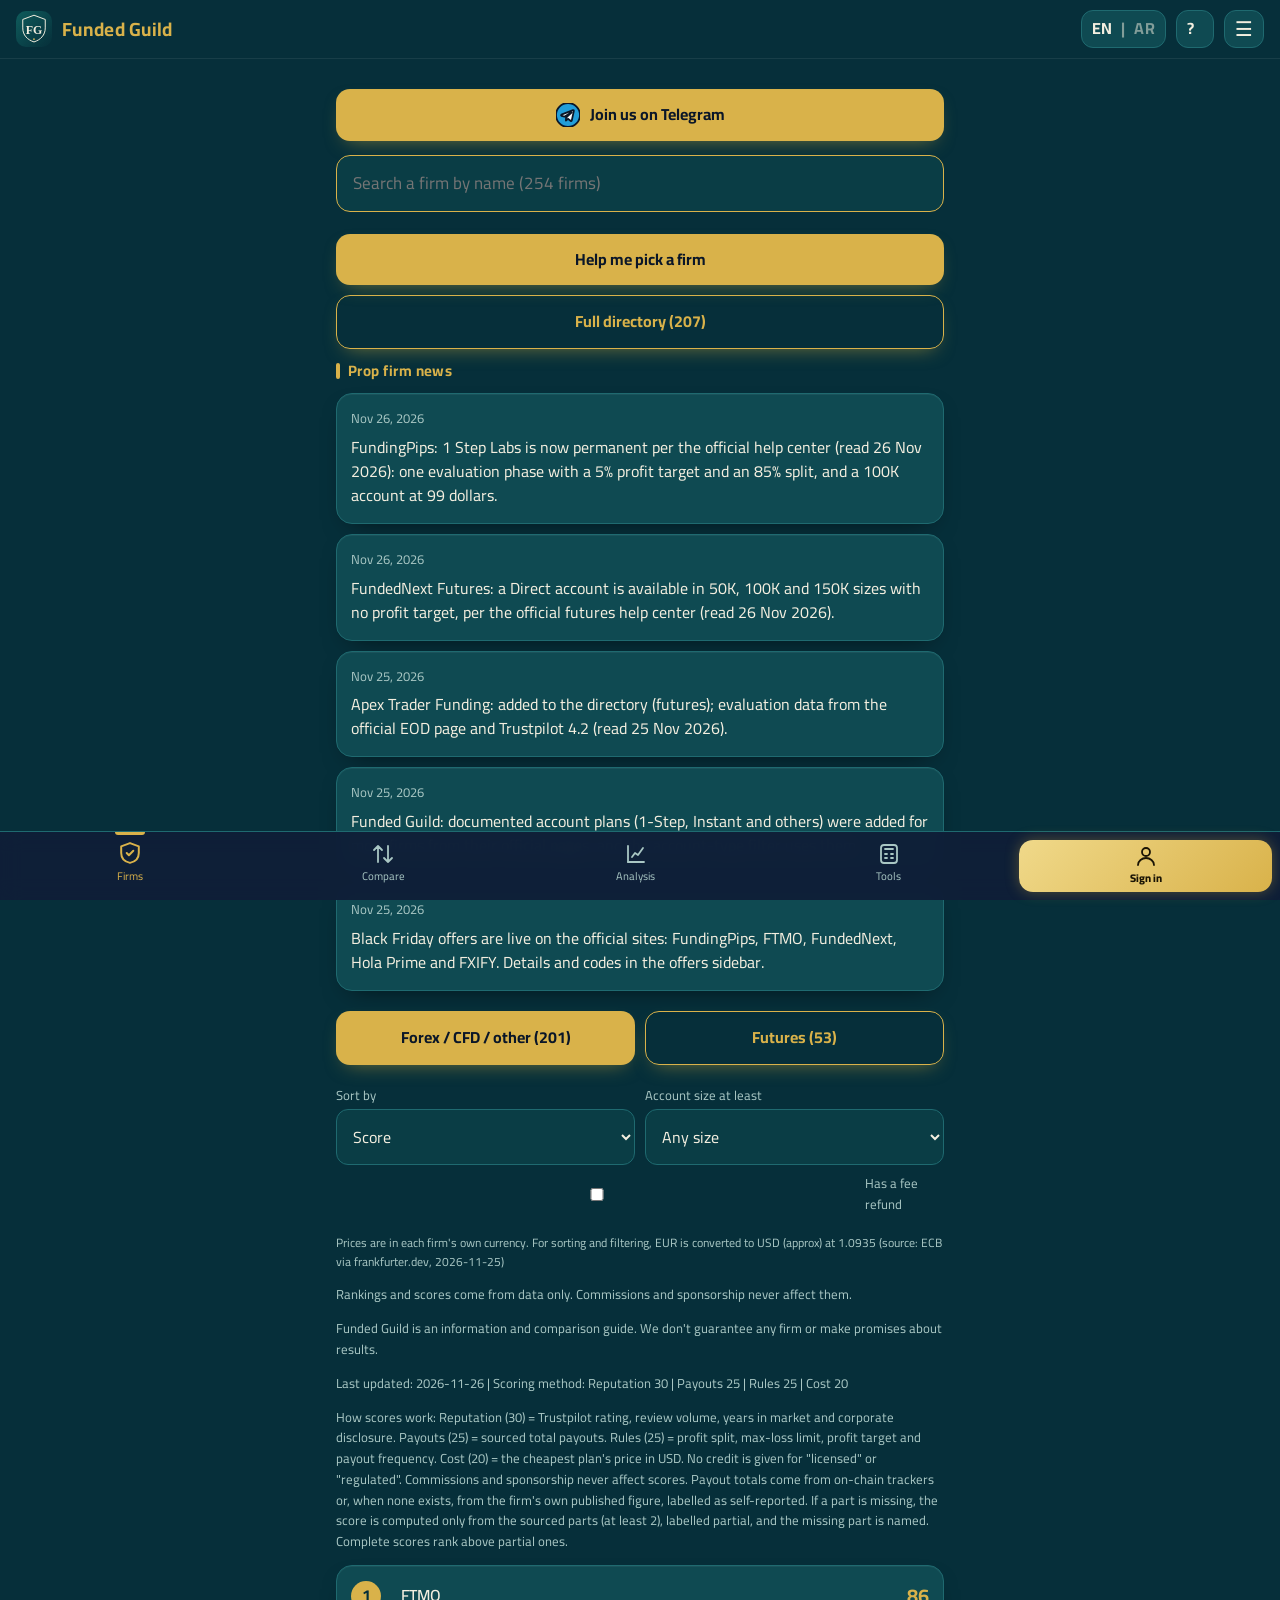
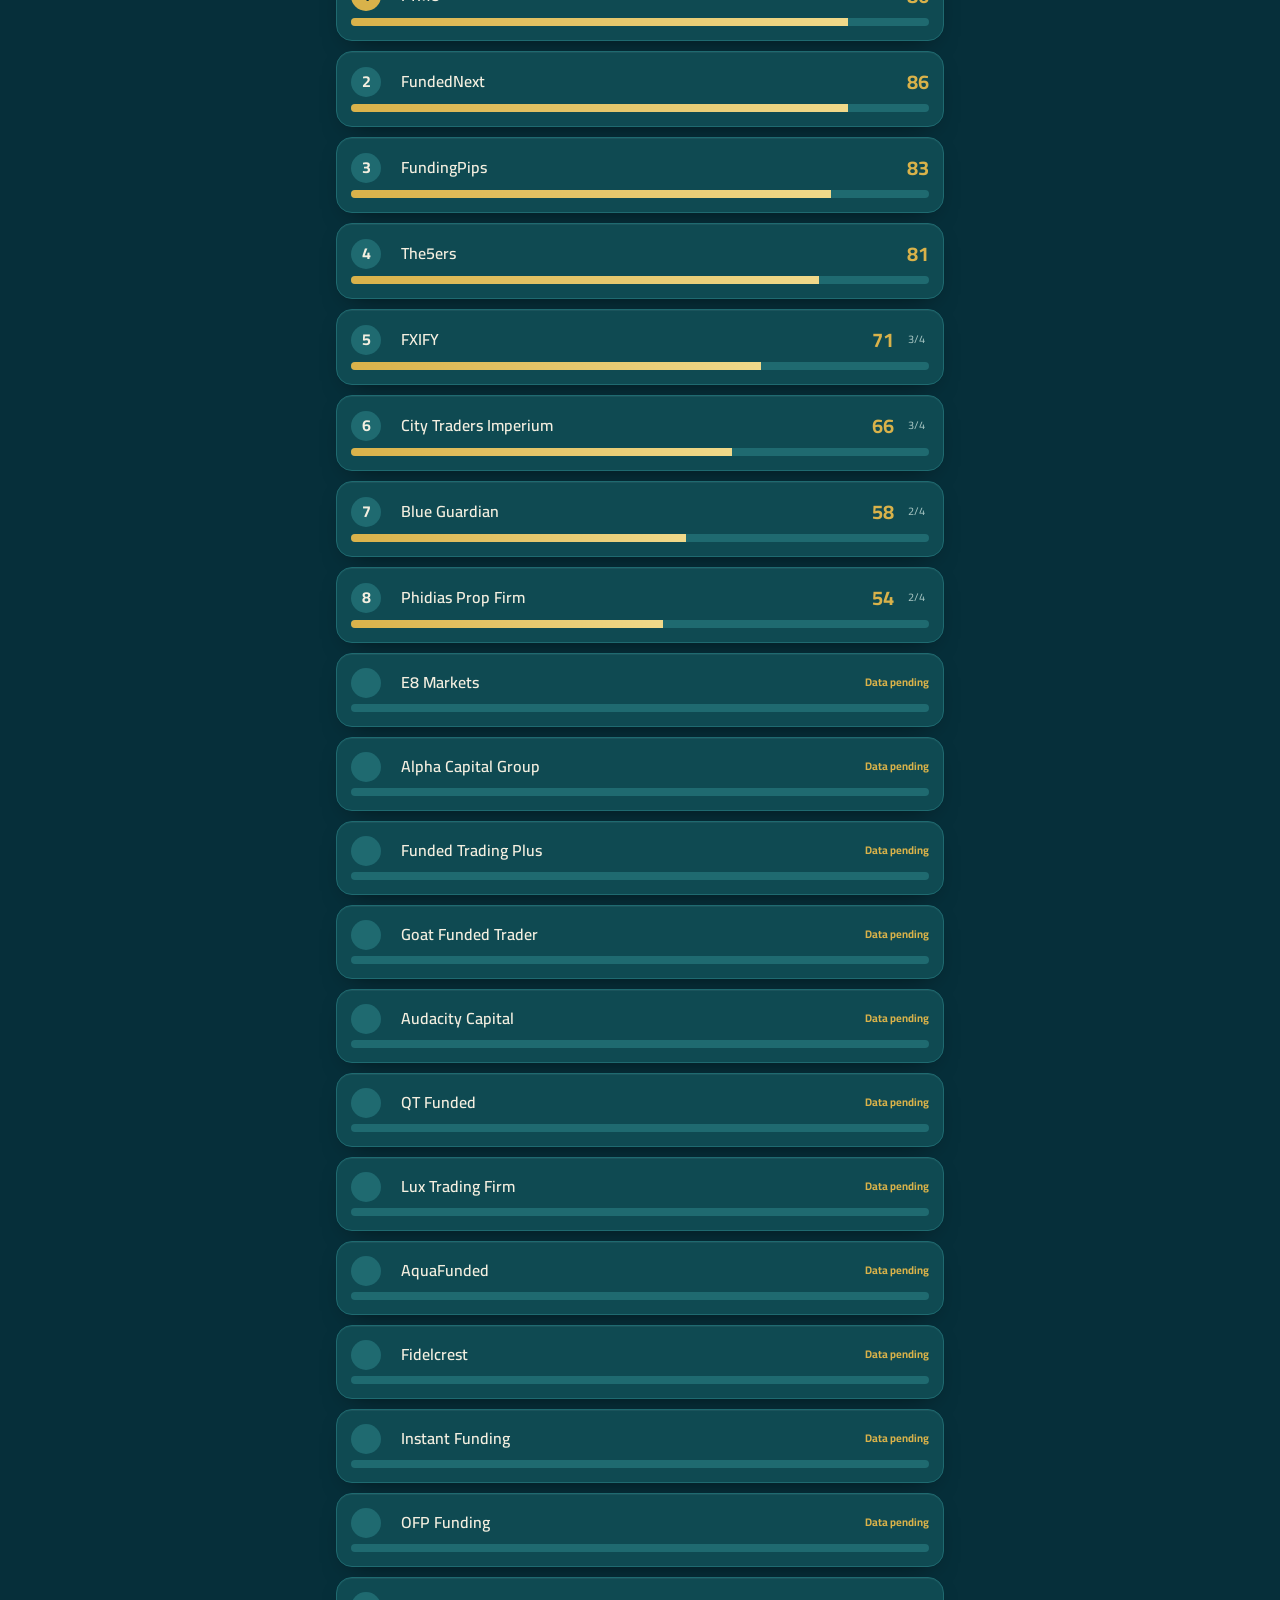
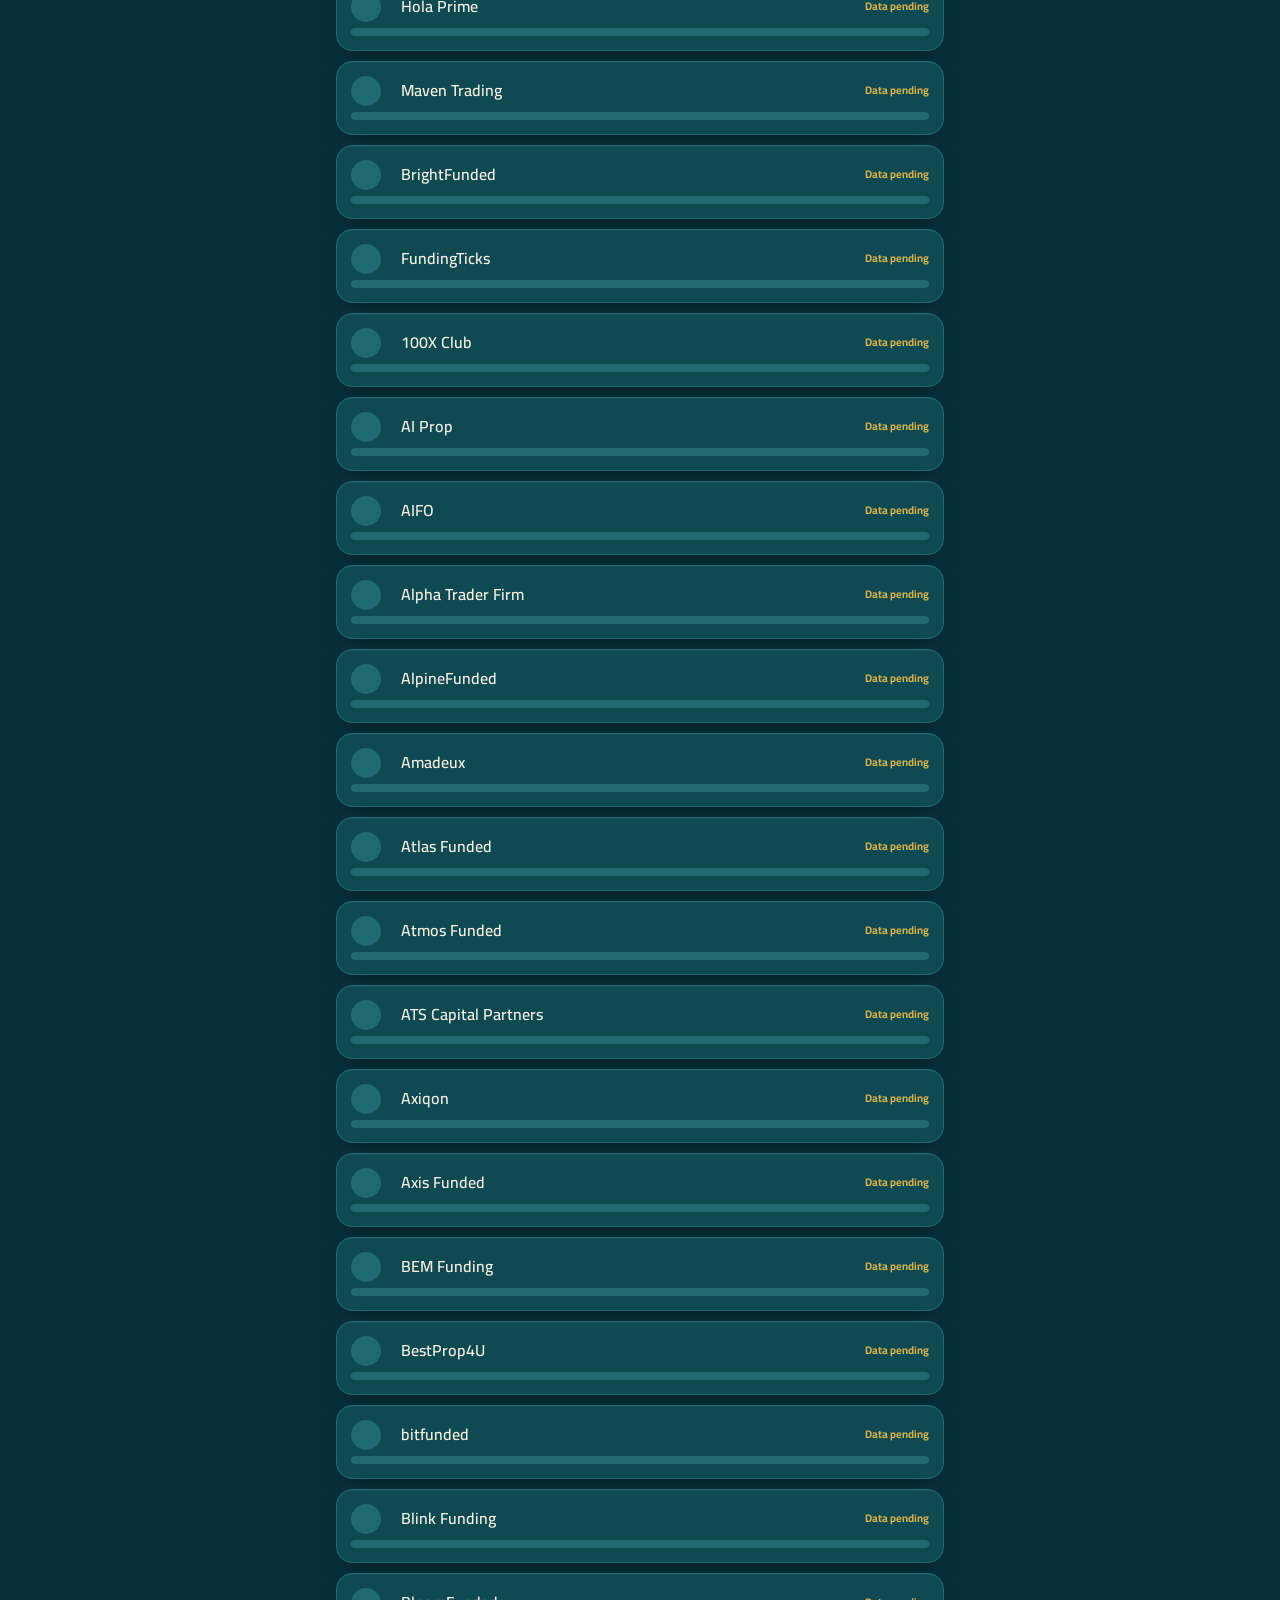
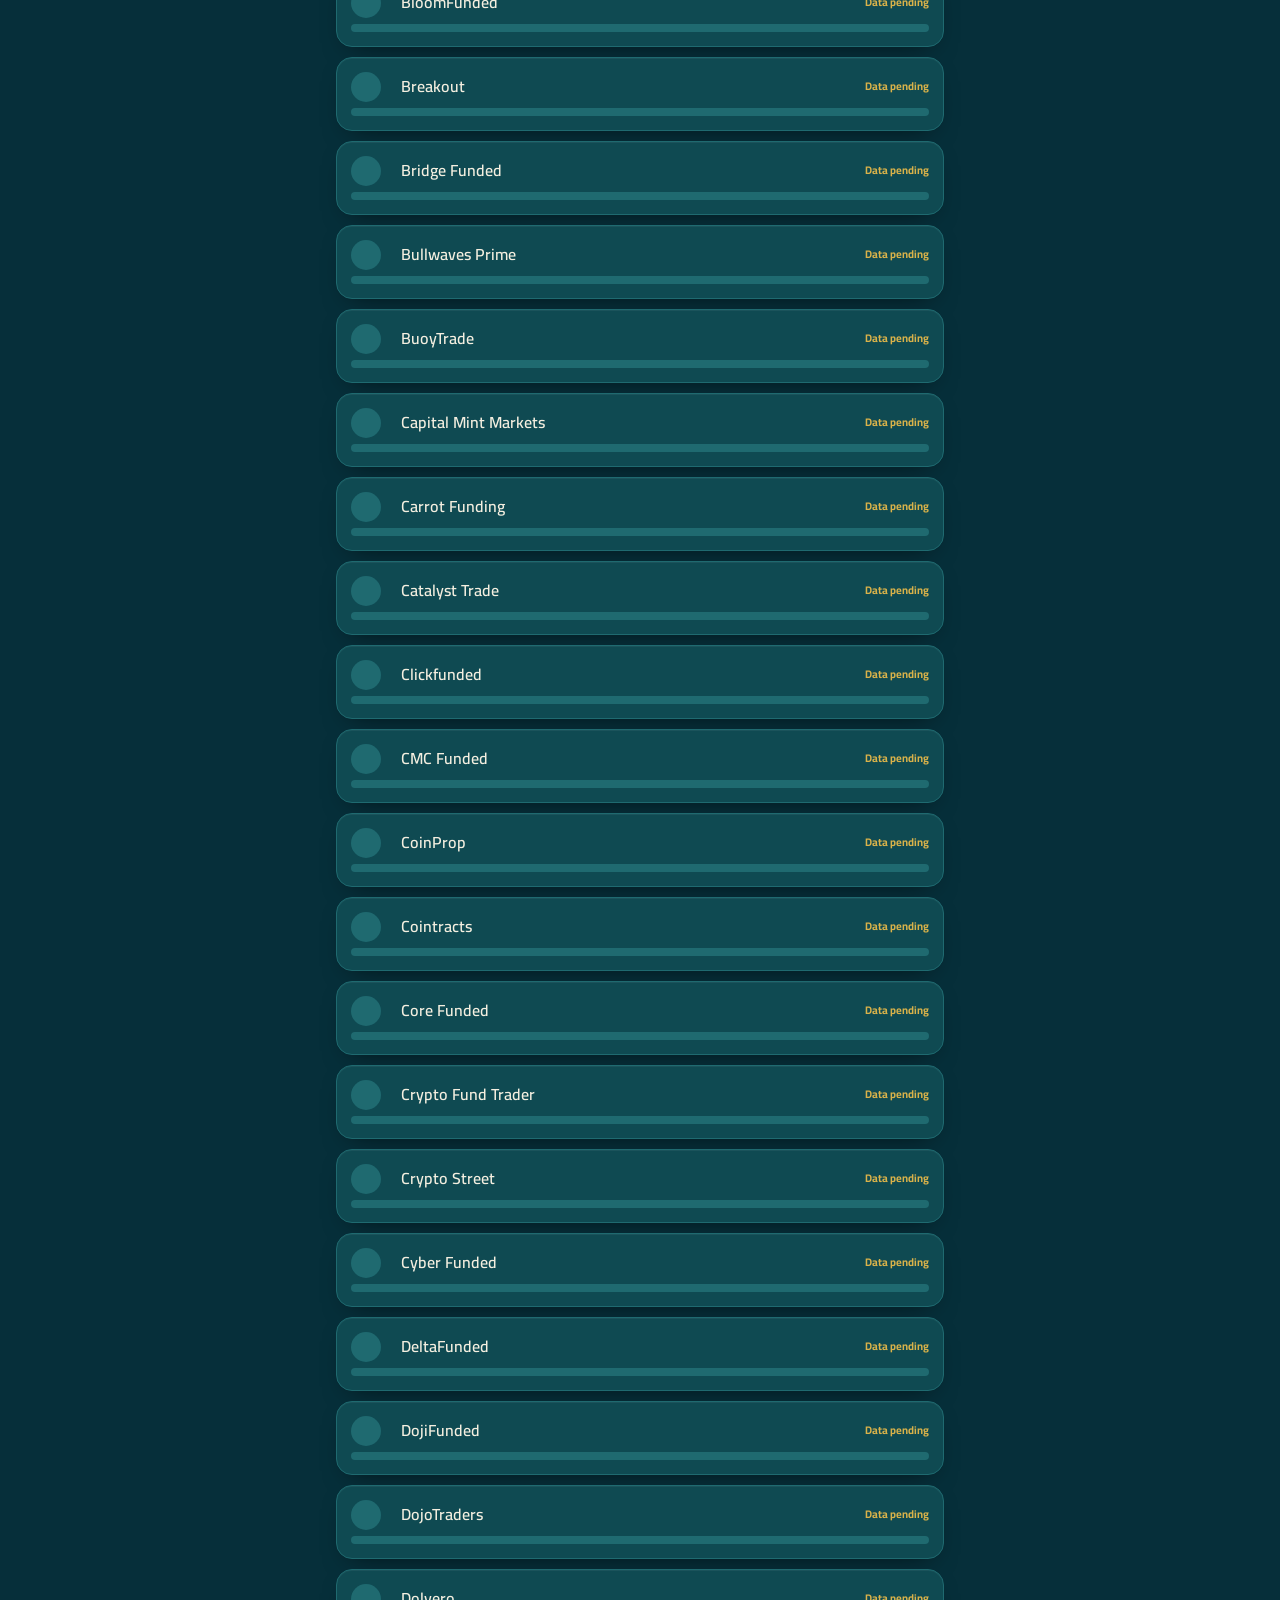
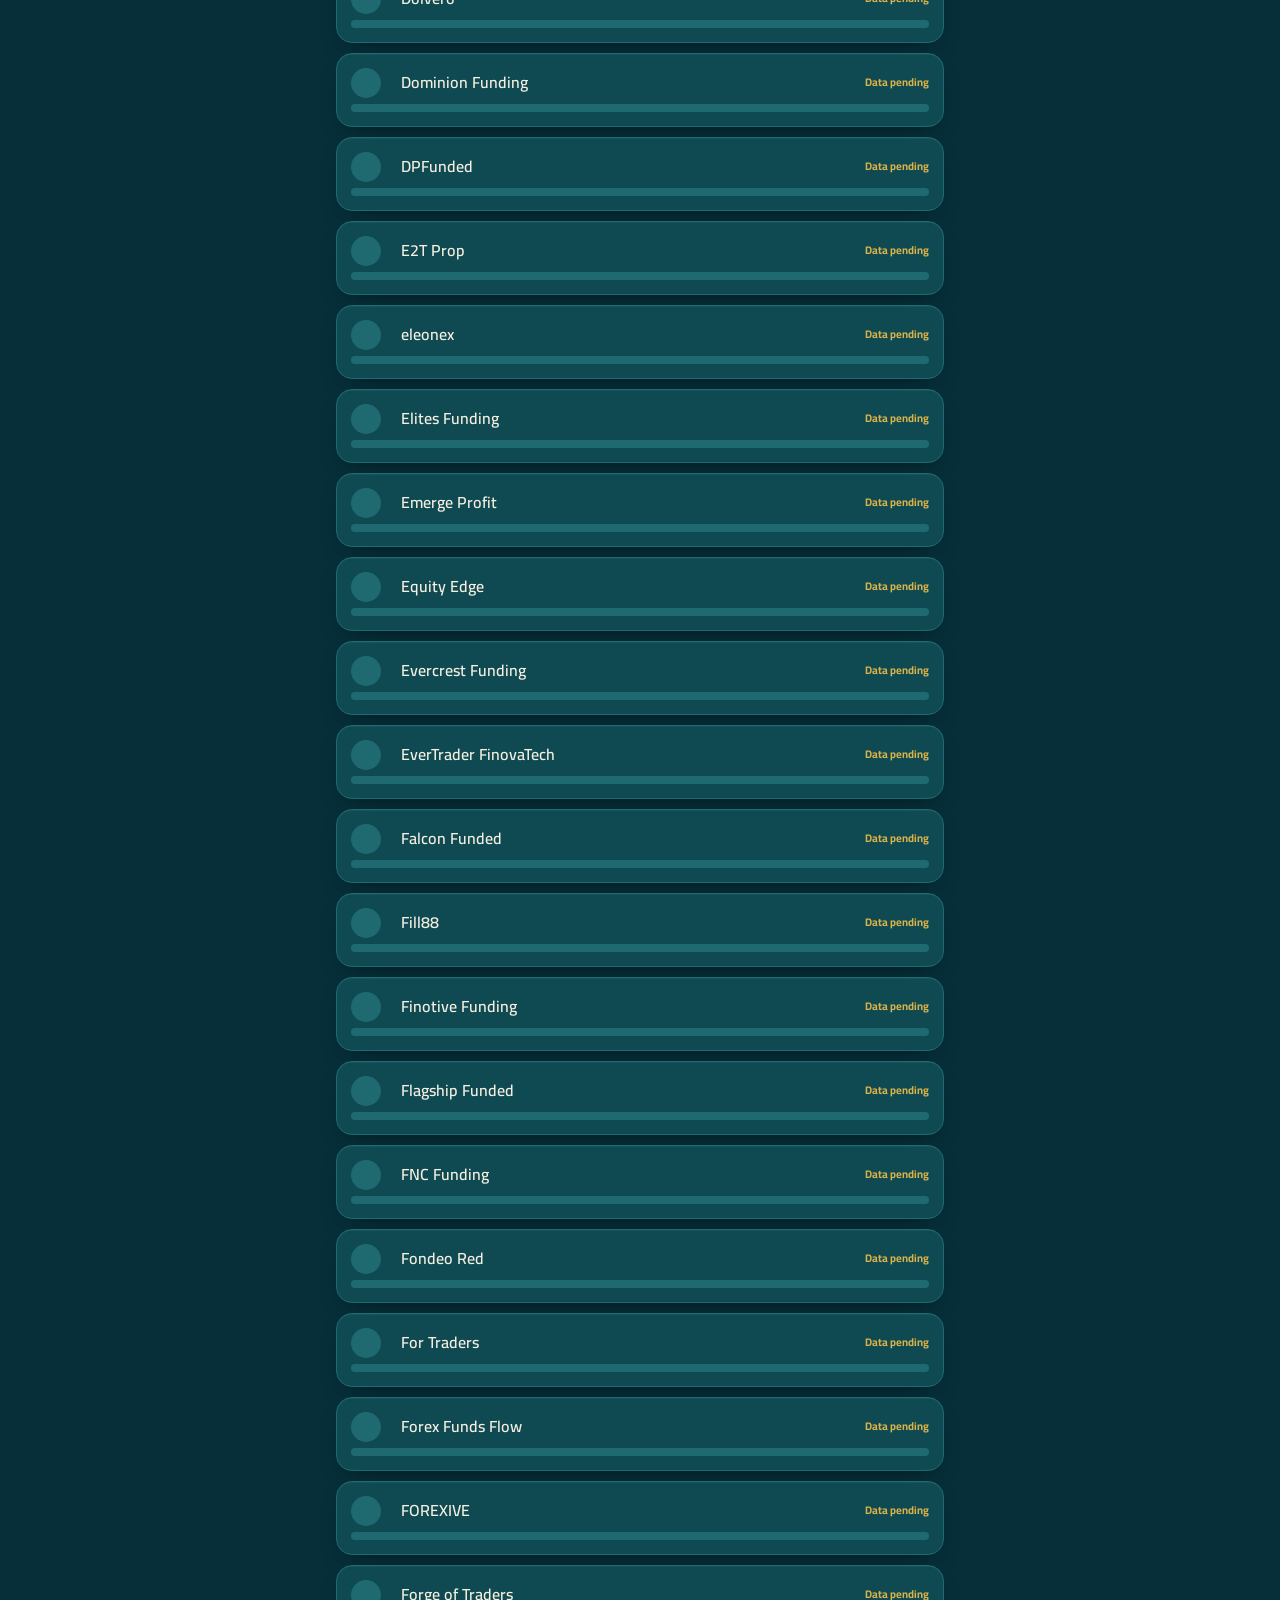
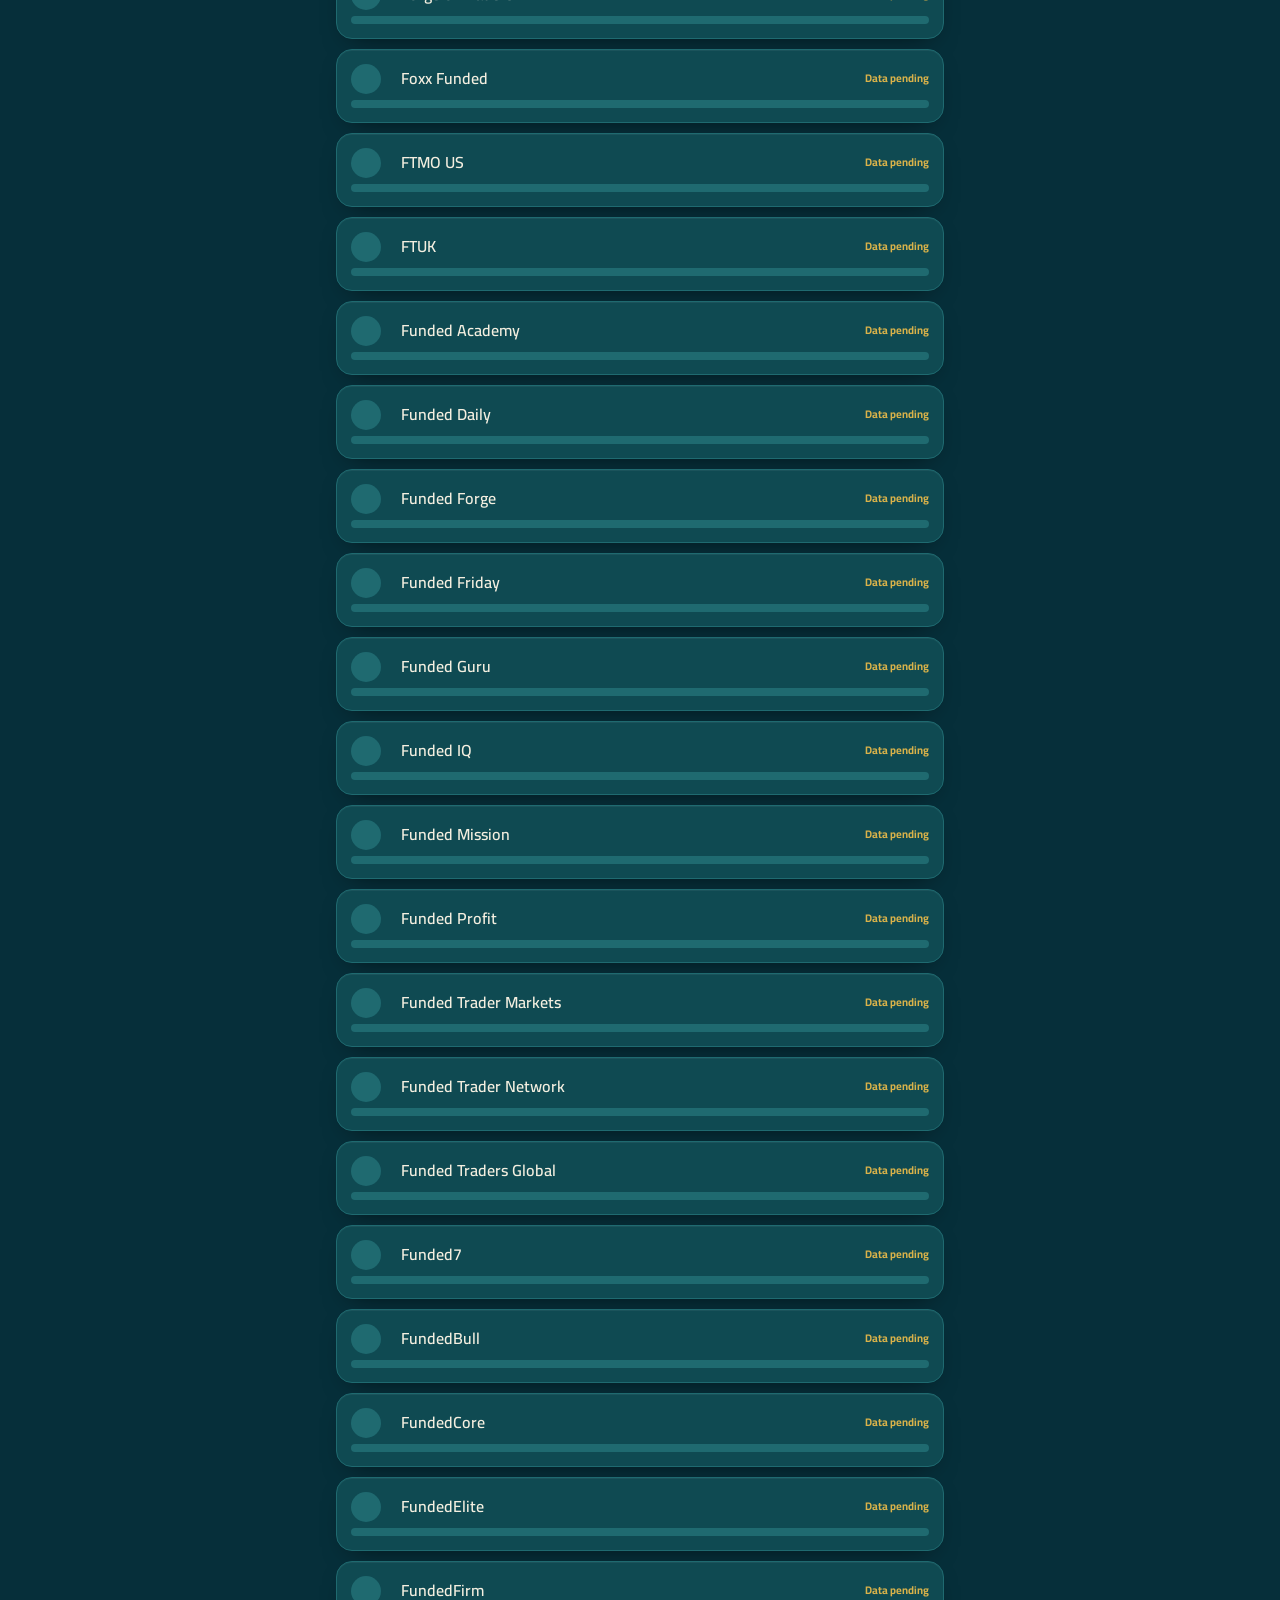
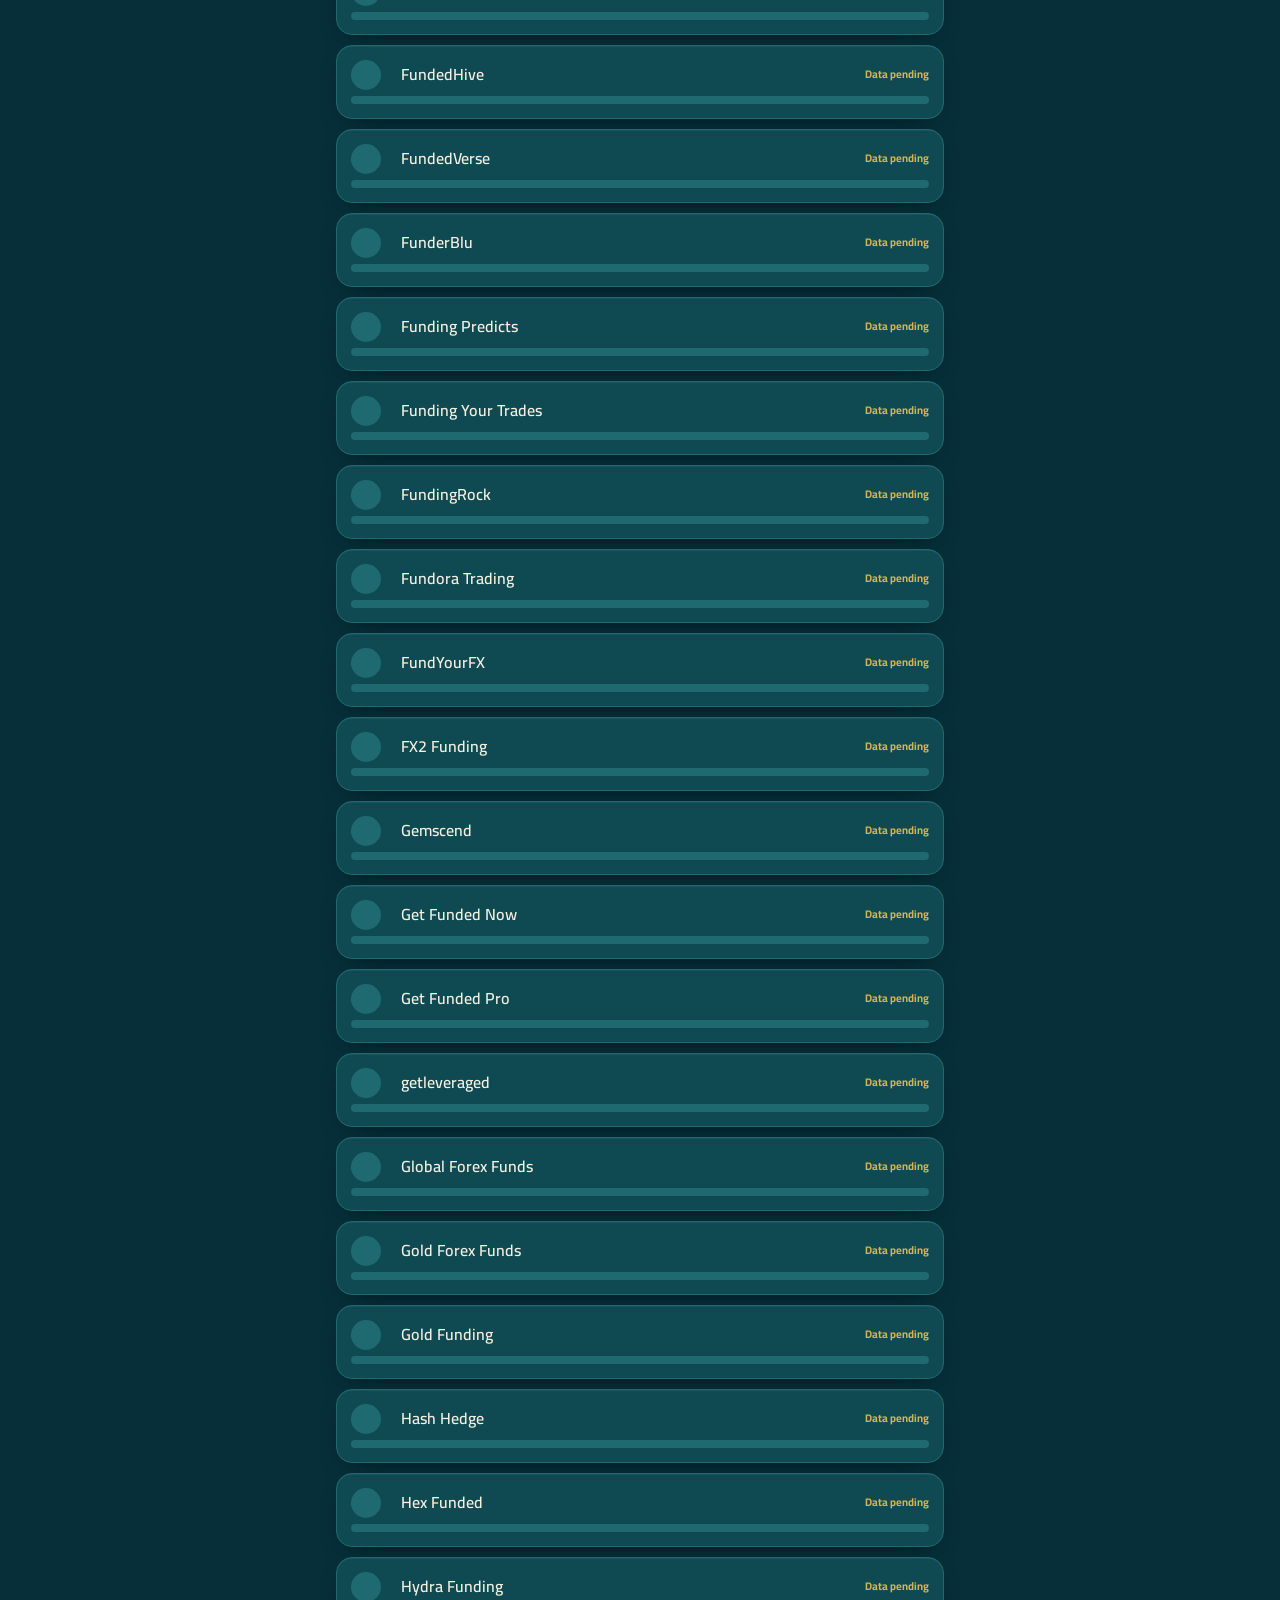
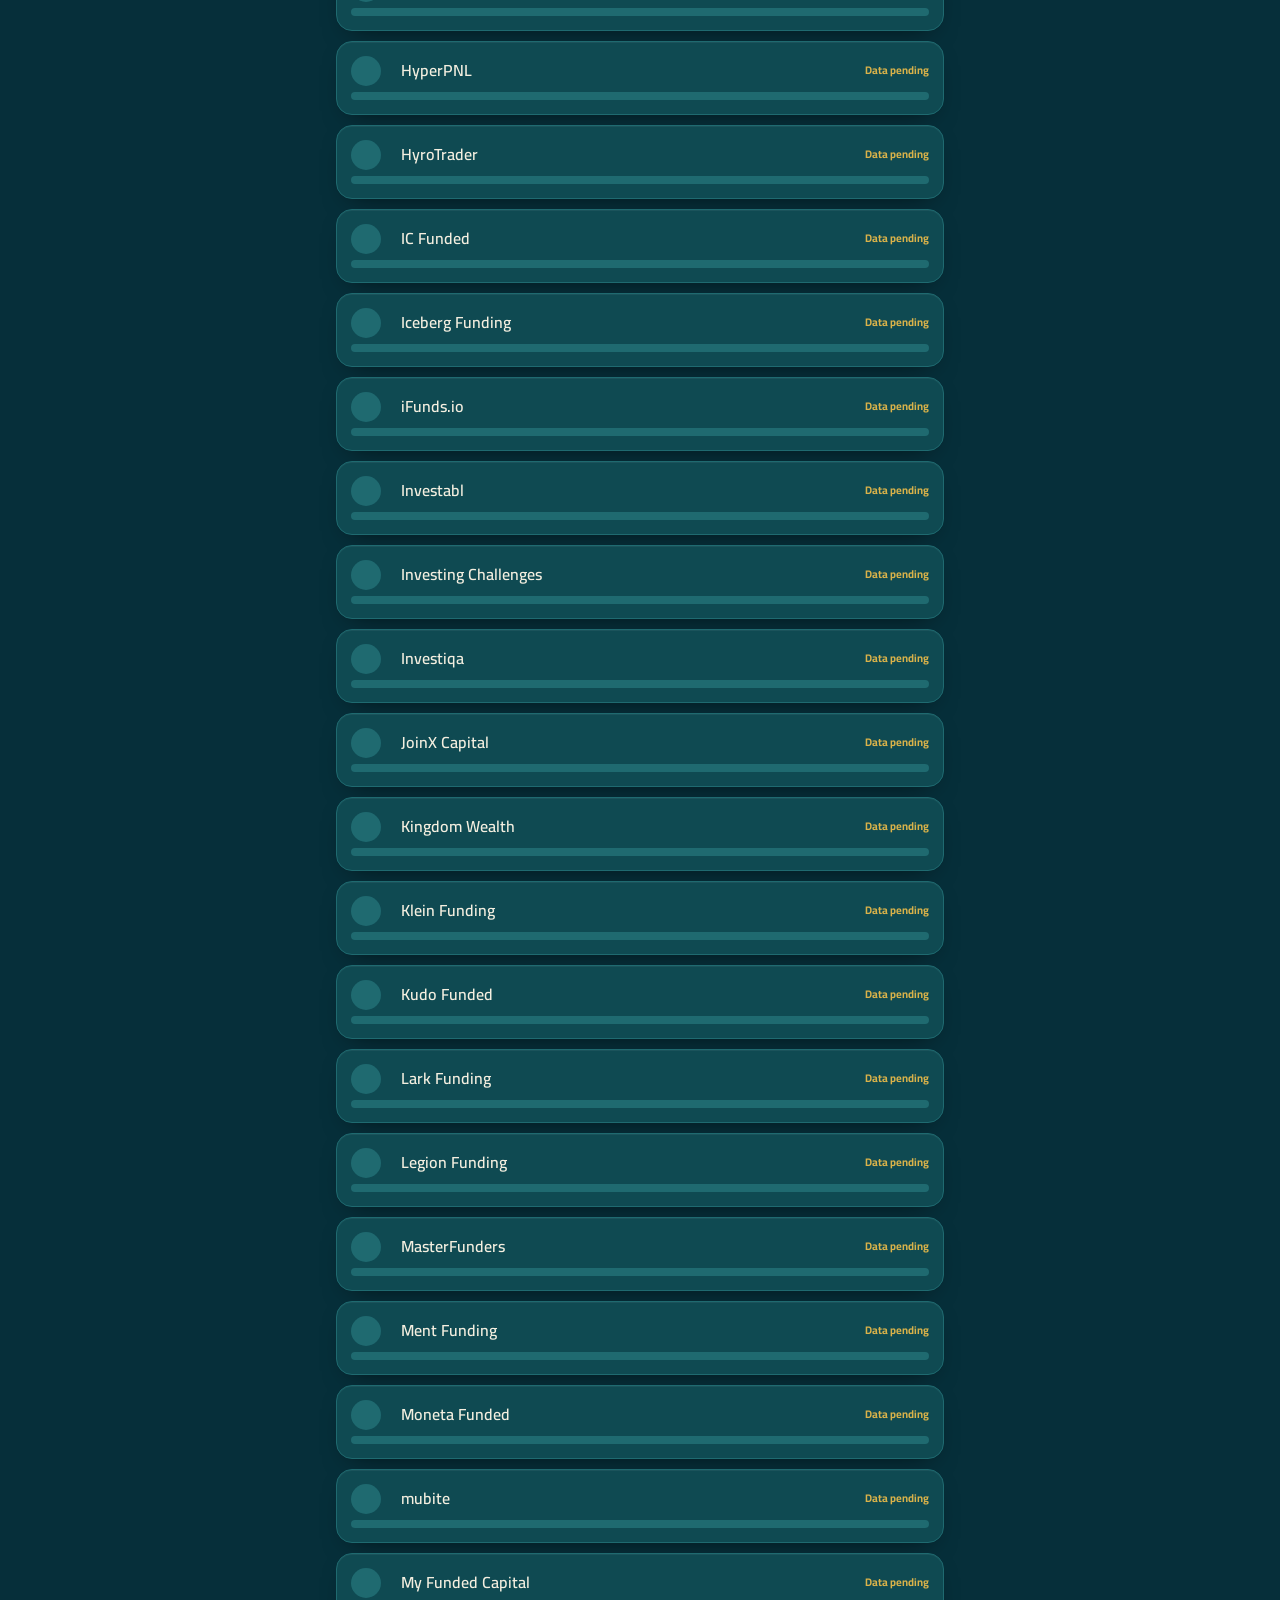
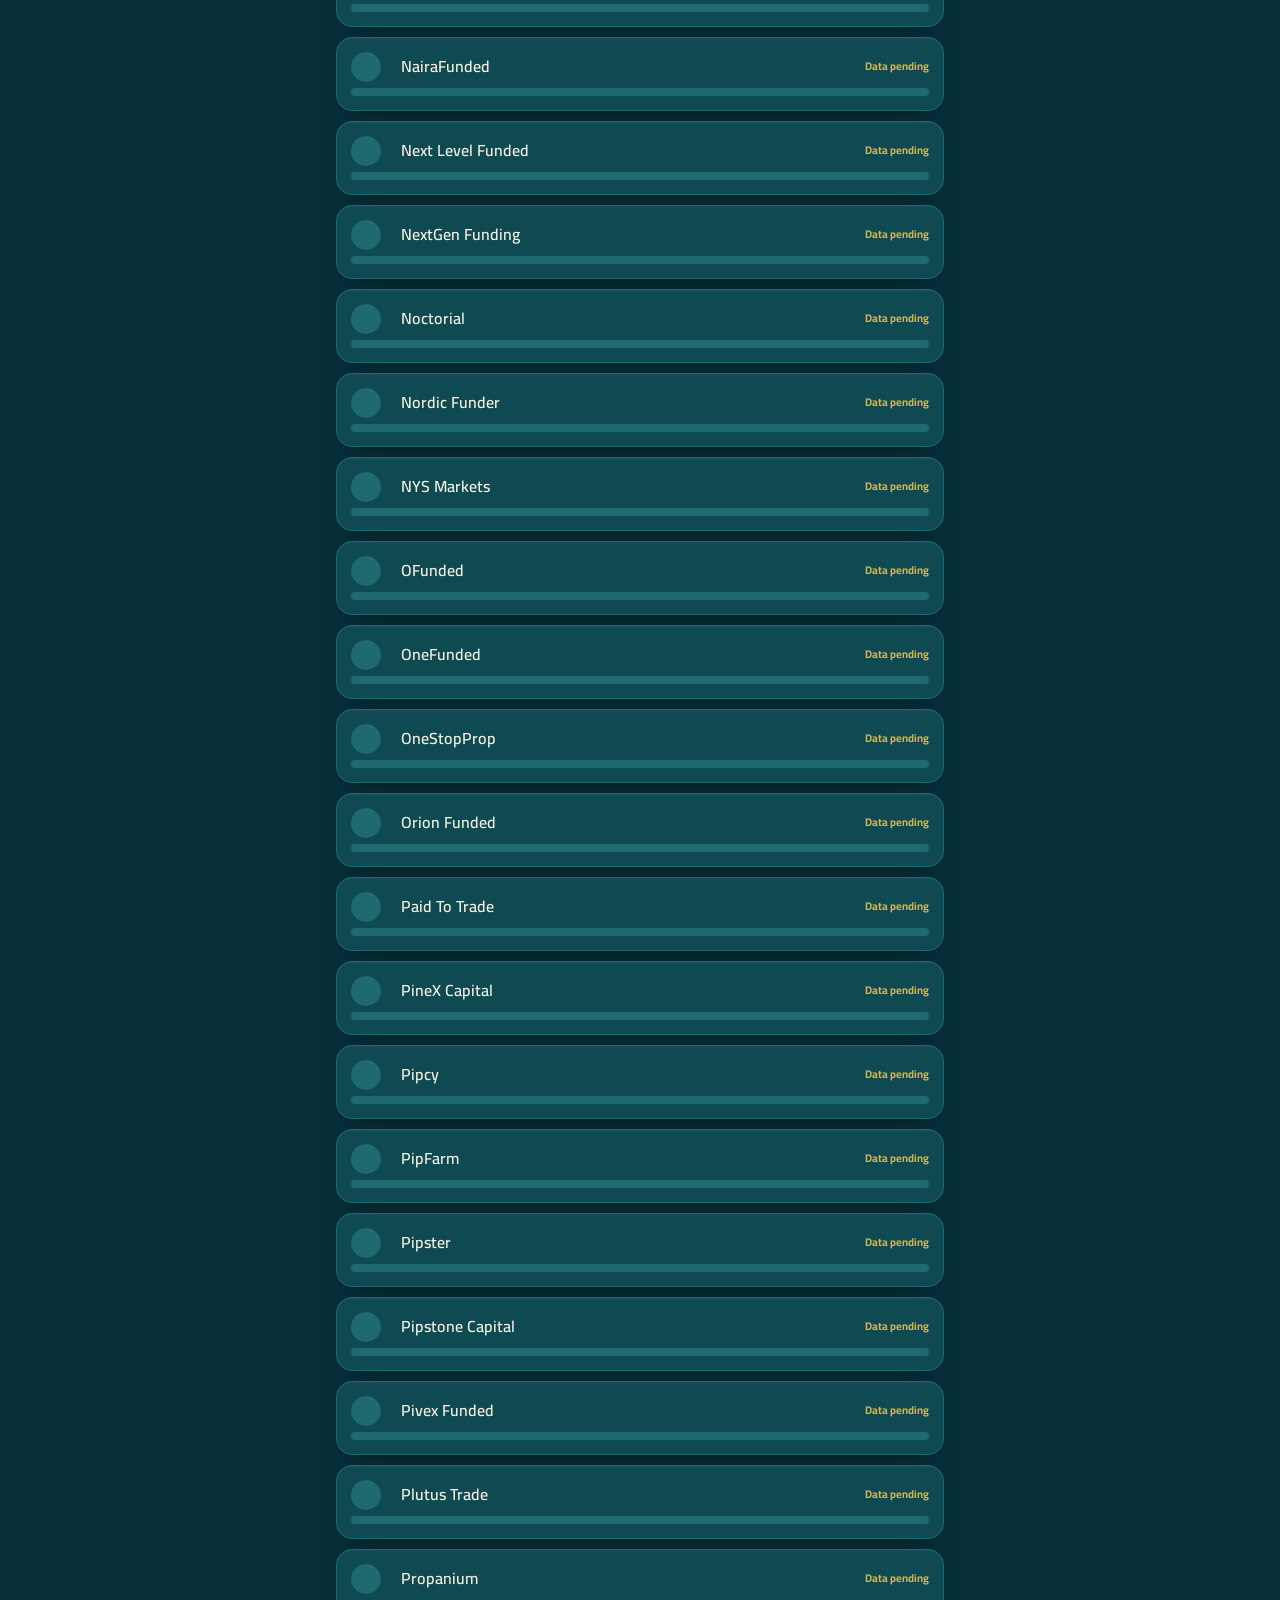
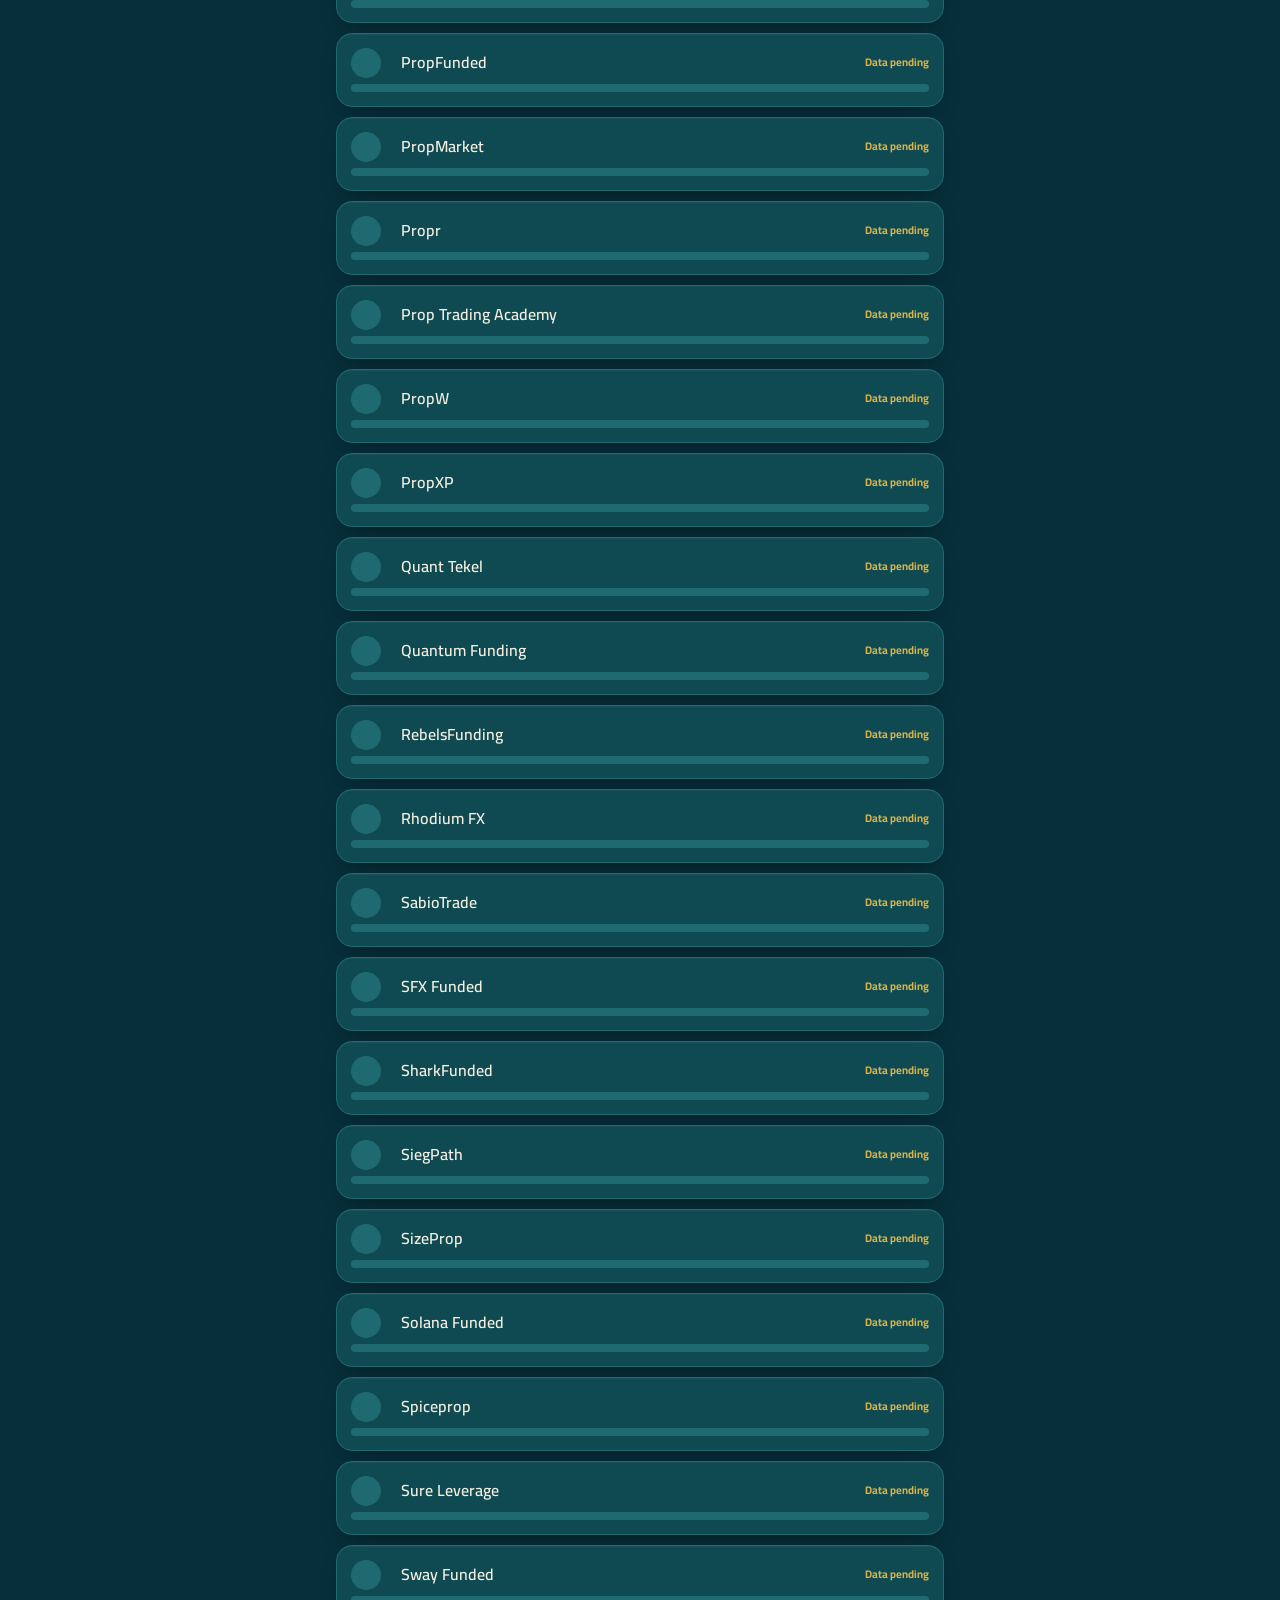
<file: fg-test-app/index.html>
<!doctype html><html><head><meta charset="utf-8"><meta name="viewport" content="width=device-width,initial-scale=1,viewport-fit=cover"><title>Funded Guild</title><meta name="description" content="Funded Guild: firm ranking and tools"><meta name="robots" content="noindex,nofollow"><meta name="theme-color" content="#062f3a">
<link rel="manifest" href="fg.webmanifest"><link rel="icon" href="fg-icon.svg" type="image/svg+xml"><link rel="apple-touch-icon" href="fg-icon.svg"><link rel="preconnect" href="https://fonts.googleapis.com"><link href="https://fonts.googleapis.com/css2?family=Cairo:wght@400;600;700&display=swap" rel="stylesheet"><link rel="stylesheet" href="core.css"><style>:root{--bg:#062f3a;--bg2:#0a3d45;--card:#0f4a52;--line:#1f6a70;--gold:#d9b24a;--gold2:#f0d98a;--tx:#f4efe0;--mu:#a9c7c4}.hero{background:linear-gradient(135deg,#0f5c5c,#062f3a)!important;border-color:#2a7f7f!important}header{background:#062f3a!important}.rk{color:#062f3a}table.cmp{border-collapse:collapse;width:100%;font-size:13px}.cmp td,.cmp th{padding:8px 6px;border-bottom:1px solid var(--line);text-align:start;white-space:nowrap}.cmp th{color:var(--gold)}.cmp td:first-child{position:sticky;left:0;background:var(--bg);max-width:130px;white-space:normal}</style><script>(function(){var B='fgtest-1';function show(m){try{var d=document.getElementById('errb');if(!d){d=document.createElement('div');d.id='errb';d.style.cssText='position:fixed;left:0;right:0;bottom:0;z-index:2147483647;background:#7a1010;color:#fff;font:600 13px sans-serif;padding:12px;direction:ltr;word-break:break-word';(document.body||document.documentElement).appendChild(d)}d.textContent='Error: '+m+' | '+B+' | '+navigator.userAgent.slice(0,90);d.onclick=function(){d.style.display='none'}}catch(x){}}window.__showErr=show;window.onerror=function(m,u,l){show(m+' ('+String(u||'').split('/').pop()+':'+l+')')};window.addEventListener('unhandledrejection',function(e){show('promise: '+(e.reason&&e.reason.message||e.reason))})})()</script></head>
<body><script src="fg.js"></script><script src="core.js"></script><script>try{boot()}catch(e){window.__showErr&&window.__showErr(e&&e.message||e)}</script></body></html>
</file>
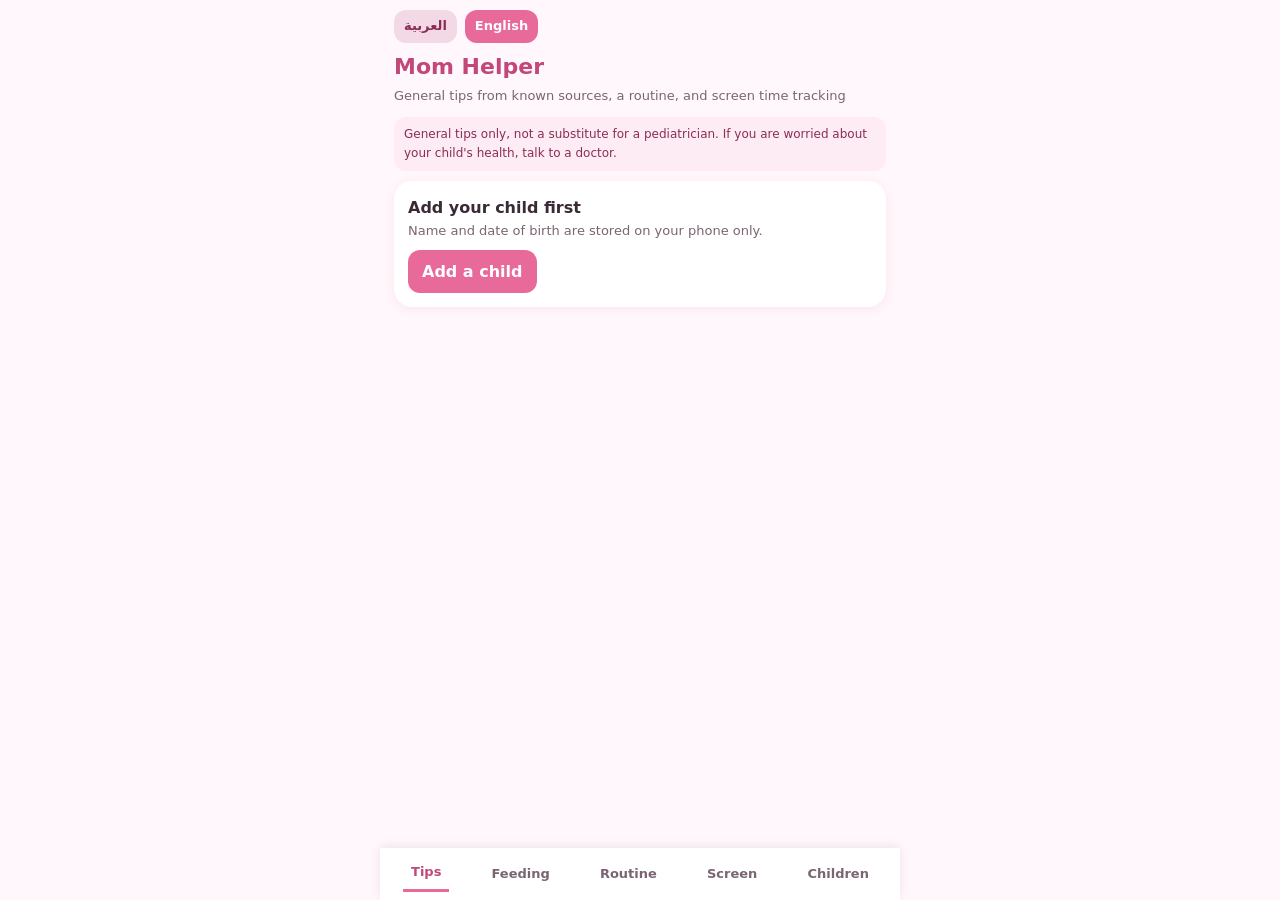
<file: mom/index.html>
<!doctype html><html lang="en" dir="ltr"><head><meta charset="utf-8"><meta name="viewport" content="width=device-width,initial-scale=1,viewport-fit=cover"><title>Mom Helper</title><link rel="manifest" href="manifest.webmanifest"><link rel="icon" href="icon.svg"><meta name="theme-color" content="#e86a9a">
<style>
*{box-sizing:border-box;-webkit-tap-highlight-color:transparent}body{margin:0;background:#fff7fb;color:#3a2a35;font-family:system-ui,-apple-system,"Segoe UI",Tahoma,sans-serif;padding:calc(env(safe-area-inset-top) + 10px) 14px 90px;max-width:520px;margin:0 auto;line-height:1.6}
h1{font-size:22px;margin:6px 0 2px;color:#c2477a}h2{font-size:17px;margin:14px 0 6px;color:#c2477a}.sub{font-size:13px;color:#7a6572}
.card{background:#fff;border-radius:18px;padding:14px;margin:10px 0;box-shadow:0 2px 10px rgba(194,71,122,.10)}
button,select,input{font:inherit}button{background:#e86a9a;color:#fff;border:0;border-radius:12px;padding:9px 14px;font-weight:700}button.g{background:#f3d9e6;color:#8a2d57}button.s{padding:6px 10px;font-size:13px}
input,select{border:1px solid #e8c9d8;border-radius:10px;padding:8px;background:#fff;max-width:100%}
.row{display:flex;gap:8px;align-items:center;justify-content:space-between;flex-wrap:wrap}.src{font-size:12px;color:#7a6572;margin-top:6px}.src a{color:#c2477a}
nav{position:fixed;bottom:0;left:0;right:0;background:#fff;display:flex;justify-content:space-around;padding:8px 6px calc(env(safe-area-inset-bottom) + 8px);box-shadow:0 -2px 10px rgba(0,0,0,.08);max-width:520px;margin:0 auto}
nav button{background:none;color:#7a6572;padding:6px 8px;font-size:13px}nav button.on{color:#c2477a;border-bottom:3px solid #e86a9a;border-radius:0}
.disc{font-size:12px;background:#fdecf3;border-radius:12px;padding:8px 10px;margin:10px 0;color:#8a2d57}
.bar{display:flex;gap:4px;align-items:flex-end;height:70px;margin-top:8px;direction:ltr}.bar div{flex:1;background:#e86a9a;border-radius:6px 6px 0 0;min-height:2px;position:relative}.bar span{position:absolute;bottom:-18px;left:0;right:0;text-align:center;font-size:10px;color:#7a6572}
.big{font-size:34px;font-weight:800;color:#c2477a}.ok{color:#2e8b57}.warn{color:#b26a00}
</style></head><body>
<div id="lg" class="row" style="justify-content:flex-start"></div>
<h1 id="h1">مساعد الأم</h1><div class="sub" id="sb">نصائح عامة من مصادر معروفة، وروتين، ومتابعة وقت الشاشة</div>
<div class="disc" id="dc">نصائح عامة، مش بديل لدكتور الأطفال. لو عندك قلق على صحة طفلك كلّمي دكتور.</div>
<div id="v"></div>
<nav id="nv"></nav>
<script>
const SRC={who:['منظمة الصحة العالمية (WHO)، إرشادات النشاط والسلوك الخامل والنوم لأقل من 5 سنين','https://www.who.int/news/item/24-04-2019-to-grow-up-healthy-children-need-to-sit-less-and-play-more'],aapTv:['الأكاديمية الأمريكية لطب الأطفال (AAP)، HealthyChildren.org','https://www.healthychildren.org/english/family-life/media/pages/why-to-avoid-tv-before-age-2.aspx'],aapSl:['الأكاديمية الأمريكية لطب الأطفال (AAP News)، توصيات النوم','https://publications.aap.org/aapnews/news/13792/Study-73-of-high-school-students-not-getting'],aapS5:['الأكاديمية الأمريكية لطب الأطفال (AAP)، ساعات النوم الموصى بها','https://www.aap.org/en/patient-care/atopic-dermatitis/treatment-of-atopic-dermatitis/promoting-healthy-sleep-for-atopic-dermatitis/']};
SRC.iycf=['منظمة الصحة العالمية (WHO)، التغذية السليمة للرضع والأطفال الصغار','https://www.who.int/news-room/fact-sheets/detail/infant-and-young-child-feeding'];SRC.nlis=['منظمة الصحة العالمية (WHO)، توصيات تغذية الأطفال 6 لـ 23 شهر','https://www.who.int/data/nutrition/nlis/info/infant-and-young-child-feeding'];SRC.diet=['منظمة الصحة العالمية (WHO)، النظام الغذائي الصحي','https://www.who.int/news-room/fact-sheets/detail/healthy-diet'];SRC.aap24=['الأكاديمية الأمريكية لطب الأطفال (AAP)، متابعة عمر 24 شهر','https://www.healthychildren.org/English/ages-stages/Your-Childs-Checkups/Pages/your-checkup-checklist-24-months-2-Years-Old.aspx'];SRC.aap30=['الأكاديمية الأمريكية لطب الأطفال (AAP)، متابعة عمر 30 شهر','https://www.healthychildren.org/English/ages-stages/Your-Childs-Checkups/Pages/your-checkup-checklist-30-months-old.aspx'];
const G=[{k:0,n:'أقل من سنة',sl:[12,17],slt:'من 14 لـ 17 ساعة (من 0 لـ 3 شهور) أو من 12 لـ 16 ساعة (من 4 لـ 11 شهر) بالقيلولة',scr:0,tips:[
['تعملي "وقت على البطن" (Tummy time) للرضيع اللي لسه مبيمشيش: على الأقل 30 دقيقة موزعة على اليوم وهو صاحي.','who'],
['اللعب على الأرض بشكل تفاعلي بيحرّك الرضيع في أكتر من طريقة. كل ما كان أكتر كان أحسن.','who'],
['ماتسيبيش الرضيع مربوط في عربية أو كرسي أكل أو محمول على الضهر أكتر من ساعة في المرة.','who'],
['الشاشات مش موصى بيها للرضع. وفي وقت الهدوء، القراءة والحكي مع الأم أو الأب مشجّع عليهم.','who'],
['السنة الأولى: النوم المطلوب من 14 لـ 17 ساعة (0 لـ 3 شهور) ومن 12 لـ 16 ساعة (4 لـ 11 شهر)، بالقيلولة.','who']]},
{k:1,n:'سنة لسنتين',sl:[11,14],slt:'من 11 لـ 14 ساعة بالقيلولة، مع مواعيد نوم وصحيان ثابتة',scr:60,tips:[
['الطفل من سنة لسنتين محتاج على الأقل 180 دقيقة نشاط بدني متنوع على مدار اليوم. كل ما زاد كان أحسن.','who'],
['النوم من 11 لـ 14 ساعة بالقيلولة، مع مواعيد نوم وصحيان ثابتة.','who'],
['عمر سنة: مشاهدة الشاشة وهو قاعد (تلفزيون، فيديو، ألعاب) مش موصى بيها. عمر سنتين: مايزيدش عن ساعة واحدة، وأقل أحسن.','who'],
['الأكاديمية الأمريكية بتشوف إن الأحسن تجنب التلفزيون والتطبيقات قبل 18 شهر. مكالمة الفيديو مع جد أو أب مسافر مفيهاش مشكلة.','aapTv'],
['الطفل الصغير بيتعلم أكتر بالتفاعل مع الناس واللمس والتجربة، مش من الشاشة.','aapTv'],
['وقت القاعدة: القراءة والحكي مع الطفل مشجّع عليهم، وماتسيبيهوش قاعد في كرسي أو عربية أكتر من ساعة في المرة.','who']]},
{k:2,n:'3 لـ 5 سنين',sl:[10,13],slt:'من 10 لـ 13 ساعة، ممكن تشمل قيلولة، مع مواعيد نوم وصحيان ثابتة',scr:60,tips:[
['من 3 لـ 4 سنين: على الأقل 180 دقيقة نشاط بدني على مدار اليوم، منها 60 دقيقة على الأقل نشاط متوسط لعالي الشدة.','who'],
['من 3 لـ 4 سنين: وقت الشاشة وهو قاعد مايزيدش عن ساعة، وأقل أحسن.','who'],
['من 3 لـ 4 سنين: النوم من 10 لـ 13 ساعة، ممكن تشمل قيلولة، مع مواعيد نوم وصحيان ثابتة.','who'],
['الأكاديمية الأمريكية بتنصح بحد أقصى ساعة في اليوم للترفيه الإلكتروني من عمر 18 شهر لحد 5 سنين.','aapTv'],
['من 3 لـ 5 سنين: ساعات النوم الموصى بيها من 10 لـ 13 ساعة في اليوم.','aapS5'],
['الألغاز والقراءة والحكي مع الطفل أنشطة هادية مفيدة لنموه، وأحسن من الجلوس قدام الشاشة.','who']]},
{k:3,n:'6 لـ 12 سنة',sl:[9,12],slt:'من 9 لـ 12 ساعة في الليلة',scr:null,tips:[
['الأطفال من 6 لـ 12 سنة محتاجين من 9 لـ 12 ساعة نوم في الليلة، حسب توصيات أكاديمية طب النوم الأمريكية اللي اعتمدتها الأكاديمية الأمريكية لطب الأطفال.','aapSl']]},
{k:4,n:'13 لـ 18 سنة',sl:[8,10],slt:'من 8 لـ 10 ساعات في الليلة',scr:null,tips:[
['المراهقين محتاجين من 8 لـ 10 ساعات نوم في الليلة، حسب توصيات أكاديمية طب النوم الأمريكية اللي اعتمدتها الأكاديمية الأمريكية لطب الأطفال.','aapSl']]}];
const K='mom_data',def={kids:[],cur:0,routine:null,screen:{}};let D;try{D=Object.assign({},def,JSON.parse(localStorage.getItem(K)||'{}'))}catch(e){D=def}
const save=()=>localStorage.setItem(K,JSON.stringify(D));
const $=(t,a={},...c)=>{const e=document.createElement(t);for(const k in a){if(k==='on')for(const x in a.on)e.addEventListener(x,a.on[x]);else if(k==='html')e.innerHTML=a[k];else e.setAttribute(k,a[k])}c.flat().forEach(x=>e.append(x&&x.nodeType?x:document.createTextNode(x==null?'':x)));return e};
const day=d=>{const x=d||new Date();return x.getFullYear()+'-'+String(x.getMonth()+1).padStart(2,'0')+'-'+String(x.getDate()).padStart(2,'0')};
function grp(b){const m=(Date.now()-new Date(b).getTime())/2629800000;return m<12?0:m<36?1:m<72?2:m<156?3:4}
function ageFull(b){const d=new Date(b),n=new Date();let y=n.getFullYear()-d.getFullYear(),m=n.getMonth()-d.getMonth(),dd=n.getDate()-d.getDate();if(dd<0){m--;dd+=new Date(n.getFullYear(),n.getMonth(),0).getDate()}if(m<0){y--;m+=12}if(ML==='en'){const p=(x,w)=>x+' '+w+(x==1?'':'s');return [y?p(y,'year'):'',m?p(m,'month'):'',p(dd,'day')].filter(Boolean).join(', ')}return [y?y+' سنة':'',m?m+' شهر':'',dd+' يوم'].filter(Boolean).join(' و ')}
function ageTxt(b){const m=Math.floor((Date.now()-new Date(b).getTime())/2629800000);if(ML==='en')return m<24?m+(m==1?' month':' months'):Math.floor(m/12)+' years';return m<24?m+' شهر':Math.floor(m/12)+' سنة'}
const EN={"منظمة الصحة العالمية (WHO)، إرشادات النشاط والسلوك الخامل والنوم لأقل من 5 سنين": "World Health Organization (WHO), guidelines on physical activity, sedentary behaviour and sleep for children under 5", "الأكاديمية الأمريكية لطب الأطفال (AAP)، HealthyChildren.org": "American Academy of Pediatrics (AAP), HealthyChildren.org", "الأكاديمية الأمريكية لطب الأطفال (AAP News)، توصيات النوم": "American Academy of Pediatrics (AAP News), sleep recommendations", "الأكاديمية الأمريكية لطب الأطفال (AAP)، ساعات النوم الموصى بها": "American Academy of Pediatrics (AAP), recommended sleep hours", "منظمة الصحة العالمية (WHO)، التغذية السليمة للرضع والأطفال الصغار": "World Health Organization (WHO), infant and young child feeding", "منظمة الصحة العالمية (WHO)، توصيات تغذية الأطفال 6 لـ 23 شهر": "World Health Organization (WHO), feeding recommendations for children 6 to 23 months", "منظمة الصحة العالمية (WHO)، النظام الغذائي الصحي": "World Health Organization (WHO), healthy diet", "الأكاديمية الأمريكية لطب الأطفال (AAP)، متابعة عمر 24 شهر": "American Academy of Pediatrics (AAP), 24-month checkup", "الأكاديمية الأمريكية لطب الأطفال (AAP)، متابعة عمر 30 شهر": "American Academy of Pediatrics (AAP), 30-month checkup", "أقل من سنة": "Under 1 year", "سنة لسنتين": "1 to 2 years", "3 لـ 5 سنين": "3 to 5 years", "6 لـ 12 سنة": "6 to 12 years", "13 لـ 18 سنة": "13 to 18 years", "من 14 لـ 17 ساعة (من 0 لـ 3 شهور) أو من 12 لـ 16 ساعة (من 4 لـ 11 شهر) بالقيلولة": "14 to 17 hours (0 to 3 months) or 12 to 16 hours (4 to 11 months), including naps", "من 11 لـ 14 ساعة بالقيلولة، مع مواعيد نوم وصحيان ثابتة": "11 to 14 hours including naps, with regular sleep and wake times", "من 10 لـ 13 ساعة، ممكن تشمل قيلولة، مع مواعيد نوم وصحيان ثابتة": "10 to 13 hours, may include a nap, with regular sleep and wake times", "من 9 لـ 12 ساعة في الليلة": "9 to 12 hours per night", "من 8 لـ 10 ساعات في الليلة": "8 to 10 hours per night", "تعملي \"وقت على البطن\" (Tummy time) للرضيع اللي لسه مبيمشيش: على الأقل 30 دقيقة موزعة على اليوم وهو صاحي.": "Give tummy time to a baby who is not yet mobile: at least 30 minutes spread through the day while awake.", "اللعب على الأرض بشكل تفاعلي بيحرّك الرضيع في أكتر من طريقة. كل ما كان أكتر كان أحسن.": "Interactive floor play gets the baby moving in different ways. The more, the better.", "ماتسيبيش الرضيع مربوط في عربية أو كرسي أكل أو محمول على الضهر أكتر من ساعة في المرة.": "Do not keep a baby restrained in a stroller, high chair or carrier for more than 1 hour at a time.", "الشاشات مش موصى بيها للرضع. وفي وقت الهدوء، القراءة والحكي مع الأم أو الأب مشجّع عليهم.": "Screen time is not recommended for infants. For quiet time, reading and storytelling with a parent is encouraged.", "السنة الأولى: النوم المطلوب من 14 لـ 17 ساعة (0 لـ 3 شهور) ومن 12 لـ 16 ساعة (4 لـ 11 شهر)، بالقيلولة.": "First year: recommended sleep is 14 to 17 hours (0 to 3 months) and 12 to 16 hours (4 to 11 months), including naps.", "الطفل من سنة لسنتين محتاج على الأقل 180 دقيقة نشاط بدني متنوع على مدار اليوم. كل ما زاد كان أحسن.": "A child aged 1 to 2 needs at least 180 minutes of varied physical activity spread through the day. More is better.", "النوم من 11 لـ 14 ساعة بالقيلولة، مع مواعيد نوم وصحيان ثابتة.": "Sleep: 11 to 14 hours including naps, with regular sleep and wake times.", "عمر سنة: مشاهدة الشاشة وهو قاعد (تلفزيون، فيديو، ألعاب) مش موصى بيها. عمر سنتين: مايزيدش عن ساعة واحدة، وأقل أحسن.": "At age 1: sedentary screen time (TV, video, games) is not recommended. At age 2: no more than 1 hour, and less is better.", "الأكاديمية الأمريكية بتشوف إن الأحسن تجنب التلفزيون والتطبيقات قبل 18 شهر. مكالمة الفيديو مع جد أو أب مسافر مفيهاش مشكلة.": "The AAP says it is best to avoid TV and apps before 18 months. Video calls with a grandparent or a parent who is away are fine.", "الطفل الصغير بيتعلم أكتر بالتفاعل مع الناس واللمس والتجربة، مش من الشاشة.": "Young children learn more from interacting with people, touching and trying things than from a screen.", "وقت القاعدة: القراءة والحكي مع الطفل مشجّع عليهم، وماتسيبيهوش قاعد في كرسي أو عربية أكتر من ساعة في المرة.": "Sitting time: reading and storytelling with the child is encouraged. Do not keep the child restrained in a seat or stroller for more than 1 hour at a time.", "من 3 لـ 4 سنين: على الأقل 180 دقيقة نشاط بدني على مدار اليوم، منها 60 دقيقة على الأقل نشاط متوسط لعالي الشدة.": "Ages 3 to 4: at least 180 minutes of physical activity through the day, at least 60 minutes of it moderate to vigorous.", "من 3 لـ 4 سنين: وقت الشاشة وهو قاعد مايزيدش عن ساعة، وأقل أحسن.": "Ages 3 to 4: sedentary screen time should be no more than 1 hour, and less is better.", "من 3 لـ 4 سنين: النوم من 10 لـ 13 ساعة، ممكن تشمل قيلولة، مع مواعيد نوم وصحيان ثابتة.": "Ages 3 to 4: sleep 10 to 13 hours, which may include a nap, with regular sleep and wake times.", "الأكاديمية الأمريكية بتنصح بحد أقصى ساعة في اليوم للترفيه الإلكتروني من عمر 18 شهر لحد 5 سنين.": "The AAP advises a maximum of 1 hour a day of screen entertainment from 18 months to 5 years.", "من 3 لـ 5 سنين: ساعات النوم الموصى بيها من 10 لـ 13 ساعة في اليوم.": "Ages 3 to 5: recommended sleep is 10 to 13 hours a day.", "الألغاز والقراءة والحكي مع الطفل أنشطة هادية مفيدة لنموه، وأحسن من الجلوس قدام الشاشة.": "Puzzles, reading and storytelling are quiet activities that help development, and are better than sitting in front of a screen.", "الأطفال من 6 لـ 12 سنة محتاجين من 9 لـ 12 ساعة نوم في الليلة، حسب توصيات أكاديمية طب النوم الأمريكية اللي اعتمدتها الأكاديمية الأمريكية لطب الأطفال.": "Children aged 6 to 12 need 9 to 12 hours of sleep per night, per the American Academy of Sleep Medicine recommendations endorsed by the AAP.", "المراهقين محتاجين من 8 لـ 10 ساعات نوم في الليلة، حسب توصيات أكاديمية طب النوم الأمريكية اللي اعتمدتها الأكاديمية الأمريكية لطب الأطفال.": "Teens need 8 to 10 hours of sleep per night, per the American Academy of Sleep Medicine recommendations endorsed by the AAP.", "الكربوهيدرات تيجي أساسا من الحبوب الكاملة والخضار والفاكهة والبقوليات (عدس، حمص، فول).": "Carbohydrates should come mainly from whole grains, vegetables, fruit and legumes (lentils, chickpeas, beans).", "البروتين ممكن يبقى من مصادر حيوانية ونباتية. الأكل من مصدر حيواني لسه مهم للأطفال عشان العناصر الغذائية.": "Protein can come from animal and plant sources. Animal-source foods are still important for children for nutrients.", "السكريات الحرة (المضافة والموجودة في العسل والعصير) لازم تفضل أقل من 10% من سعرات اليوم.": "Free sugars (added sugars and those in honey and juice) should stay below 10% of daily calories.", "أقل من 6 شهور": "Under 6 months", "رضاعة طبيعية حصرية (لبن الأم بس) ومن غير أي أكل أو شرب تاني": "Exclusive breastfeeding (breast milk only), with no other food or drink", "منظمة الصحة واليونيسف بيوصوا بالبدء في الرضاعة خلال ساعة من الولادة، ورضاعة طبيعية حصرية لأول 6 شهور.": "WHO and UNICEF recommend starting breastfeeding within 1 hour of birth, and exclusive breastfeeding for the first 6 months.", "الرضاعة بتفضل متكررة لحد سنتين أو أكتر.": "Frequent breastfeeding continues up to 2 years or beyond.", "من 6 لـ 8 شهور": "6 to 8 months", "من 2 لـ 3 وجبات في اليوم من الأكل التكميلي، مع استمرار الرضاعة": "2 to 3 meals a day of complementary food, while continuing breastfeeding", "حوالي 6 شهور احتياج الطفل للطاقة والعناصر بيزيد عن اللي لبن الأم بيوفره، فالأكل التكميلي ضروري.": "Around 6 months, the child's need for energy and nutrients goes beyond what breast milk provides, so complementary food is needed.", "ابدأي بكميات صغيرة وزوديها تدريجيا مع كبر الطفل.": "Start with small amounts and increase gradually as the child grows.", "زودي قوام الأكل وتنوعه تدريجيا.": "Gradually increase the thickness and variety of food.", "التنوع المطلوب: على الأقل 5 مجموعات غذائية في اليوم.": "Variety needed: at least 5 food groups a day.", "لو الطفل تعبان: زودي السوائل والرضاعة، وقدّمي أكل طري هو بيحبه.": "If the child is sick: give more fluids and breastfeeding, and offer soft foods they like.", "من 9 شهور لسنتين": "9 months to 2 years", "من 3 لـ 4 وجبات في اليوم، ومعاها سناك واحد أو اتنين حسب الحاجة، مع استمرار الرضاعة": "3 to 4 meals a day, plus 1 or 2 snacks as needed, while continuing breastfeeding", "الرضاعة بتفضل لحد سنتين أو أكتر.": "Breastfeeding continues up to 2 years or beyond.", "سنتين لـ 3 سنين": "2 to 3 years", "3 وجبات في اليوم ومعاها سناك واحد أو اتنين (حسب الأكاديمية الأمريكية لعمر سنتين وسنتين ونص)": "3 meals a day plus 1 or 2 snacks (per the AAP for ages 2 and 2.5 years)", "قدّمي اختيارات صحية، وسيبي الطفل يحدد هو ياكل قد إيه.": "Offer healthy choices and let the child decide how much to eat.", "الاختناق خطر في السن ده، راجعي قايمة الأكل الخطر من الأكاديمية الأمريكية.": "Choking is a risk at this age. Check the AAP list of risky foods.", "الفاكهة والخضار: على الأقل 250 جرام في اليوم لعمر 2 لـ 5 سنين.": "Fruit and vegetables: at least 250 g a day for ages 2 to 5.", "الألياف: على الأقل 15 جرام في اليوم لعمر 2 لـ 5 سنين.": "Fibre: at least 15 g a day for ages 2 to 5.", "من 3 لـ 5 سنين": "3 to 5 years", "مفيش رقم محدد لعدد الوجبات للسن ده في المصادر اللي استخدمناها (الأكاديمية الأمريكية ذكرت 3 وجبات وسناك أو اتنين لعمر سنتين وسنتين ونص)": "The sources we used give no specific number of meals for this age (the AAP mentioned 3 meals and 1 or 2 snacks for ages 2 and 2.5 years)", "قدّمي أكل صحي وسيبي الطفل يحدد الكمية (من إرشادات الأكاديمية الأمريكية لعمر سنتين ونص).": "Offer healthy food and let the child decide the amount (from AAP guidance for age 2.5 years).", "من 10 لـ 12 سنة": "10 to 12 years", "من 6 لـ 9 سنين": "6 to 9 years", "مفيش رقم محدد لعدد الوجبات للسن ده في المصادر اللي استخدمناها": "The sources we used give no specific number of meals for this age", "الفاكهة والخضار: على الأقل 400 جرام في اليوم لمن فوق 10 سنين.": "Fruit and vegetables: at least 400 g a day for ages over 10.", "الألياف: على الأقل 25 جرام في اليوم لمن فوق 10 سنين.": "Fibre: at least 25 g a day for ages over 10.", "الفاكهة والخضار: على الأقل 350 جرام في اليوم لعمر 6 لـ 9 سنين.": "Fruit and vegetables: at least 350 g a day for ages 6 to 9.", "الألياف: على الأقل 21 جرام في اليوم لعمر 6 لـ 9 سنين.": "Fibre: at least 21 g a day for ages 6 to 9.", "مساعد الأم": "Mom Helper", "نصائح عامة من مصادر معروفة، وروتين، ومتابعة وقت الشاشة": "General tips from known sources, a routine, and screen time tracking", "نصائح عامة، مش بديل لدكتور الأطفال. لو عندك قلق على صحة طفلك كلّمي دكتور.": "General tips only, not a substitute for a pediatrician. If you are worried about your child's health, talk to a doctor.", "النصائح": "Tips", "التغذية": "Feeding", "الروتين": "Routine", "الشاشة": "Screen", "الأطفال": "Children", "المصدر: ": "Source: ", " | تاريخ القراءة: 27 نوفمبر 2026": " | Date read: 27 November 2026", "ضيفي بيانات طفلك الأول": "Add your child first", "الاسم وتاريخ الميلاد بيتخزنوا على موبايلك بس.": "Name and date of birth are stored on your phone only.", "إضافة طفل": "Add a child", "تغذية ": "Feeding: ", "السن النهارده": "Age today", "الفئة: ": "Group: ", "الوجبات في اليوم": "Meals per day", "نقطة تغذية النهارده": "Feeding point for today", "كل إرشادات التغذية للفئة دي": "All feeding guidance for this group", "معلومات عامة من مصادر معروفة، مش خطة أكل مخصصة ومش بديل لدكتور أو أخصائي تغذية. لو فيه حساسية أو مشكلة في الوزن أو النمو اسألي الدكتور.": "General information from known sources. This is not a personal meal plan and not a substitute for a doctor or dietitian. If there is an allergy or a weight or growth concern, ask your doctor.", "نصيحة النهارده لـ ": "Tip for today for ", "كل النصائح لفئة ": "All tips for the group: ", "صحيان": "Wake up", "فطار": "Breakfast", "مذاكرة أو لعب هادي": "Homework or quiet play", "عشا": "Dinner", "نوم": "Bedtime", "ساعات النوم في روتينك: ": "Sleep hours in your routine: ", " ساعة": " h", "النطاق الموصى بيه لفئة ": "Recommended range for group ", " (أقل من النطاق)": " (below range)", " (أكتر من النطاق)": " (above range)", "بتحسب من وقت النوم لوقت الصحيان، بدون قيلولة النهار.": "Counted from bedtime to wake-up time, without daytime naps.", "روتين ": "Routine: ", "حذف": "Delete", "نشاط جديد": "New activity", "إضافة": "Add", "لتحسب ساعات النوم، سمّي الأنشطة \"صحيان\" و\"نوم\".": "To calculate sleep hours, name the activities \"Wake up\" and \"Bedtime\".", "الشاشات مش موصى بيها للرضع.": "Screens are not recommended for infants.", "عمر سنة: الشاشة وهو قاعد مش موصى بيها. عمر سنتين: لحد ساعة (60 دقيقة) في اليوم، وأقل أحسن. والأكاديمية الأمريكية بتفضل تجنبها قبل 18 شهر.": "At age 1: sedentary screen time is not recommended. At age 2: up to 1 hour (60 minutes) a day, and less is better. The AAP prefers avoiding it before 18 months.", "وقت الشاشة النهارده لـ ": "Screen time today for ", " دقيقة": " min", " د": " m", "آخر 7 أيام (دقيقة)": "Last 7 days (minutes)", "مختار": "Selected", "اختيار": "Select", "اسم الطفل": "Child name", "تاريخ الميلاد: ": "Date of birth: ", "حفظ": "Save", "كل البيانات بتتخزن على موبايلك بس. مفيش حسابات ولا إرسال بيانات لأي مكان.": "All data is stored on your phone only. No accounts and no data is sent anywhere.", "مسح كل البيانات": "Delete all data", "مسح كل البيانات من الجهاز؟": "Delete all data from this device?"};
let ML=localStorage.getItem('mom_lang')||'en';if(ML!=='ar')ML='en';
const tr=s=>ML==='en'?(EN[s]||s):s;
const RDEF=['صحيان','فطار','مذاكرة أو لعب هادي','عشا','نوم'];
function setLang(l){const old=ML;ML=l;localStorage.setItem('mom_lang',l);if(D.routine)D.routine.forEach(r=>{const i=RDEF.findIndex(x=>x===r.n||EN[x]===r.n);if(i>=0)r.n=l==='en'?EN[RDEF[i]]:RDEF[i]});save();render()}
function head(){document.documentElement.lang=ML;document.documentElement.dir=ML==='ar'?'rtl':'ltr';document.title=tr('مساعد الأم');document.getElementById('h1').textContent=tr('مساعد الأم');document.getElementById('sb').textContent=tr('نصائح عامة من مصادر معروفة، وروتين، ومتابعة وقت الشاشة');document.getElementById('dc').textContent=tr('نصائح عامة، مش بديل لدكتور الأطفال. لو عندك قلق على صحة طفلك كلّمي دكتور.');const g=document.getElementById('lg');g.innerHTML='';g.setAttribute('dir','ltr');[['ar','العربية'],['en','English']].forEach(([k,n])=>g.append($('button',{class:ML===k?'s':'g s',on:{click:()=>setLang(k)}},n)))}
const kid=()=>D.kids[D.cur];
let tab='tips';const V=document.getElementById('v');
const TABS=[['tips','النصائح'],['fd','التغذية'],['rt','الروتين'],['sc','الشاشة'],['ch','الأطفال']];
function nav(){const n=document.getElementById('nv');n.innerHTML='';TABS.forEach(([k,l])=>n.append($('button',{class:tab===k?'on':'',on:{click:()=>{tab=k;render()}}},tr(l))))}
function srcLine(s){const [t,u]=SRC[s];return $('div',{class:'src'},tr('المصدر: '),$('a',{href:u,target:'_blank',rel:'noopener'},tr(t)),tr(' | تاريخ القراءة: 27 نوفمبر 2026'))}
function needKid(){return $('div',{class:'card'},$('b',{},tr('ضيفي بيانات طفلك الأول')),$('div',{class:'sub'},tr('الاسم وتاريخ الميلاد بيتخزنوا على موبايلك بس.')),$('div',{style:'margin-top:8px'},$('button',{on:{click:()=>{tab='ch';render()}}},tr('إضافة طفل'))))}
function render(){head();nav();V.innerHTML='';({tips,fd,rt,sc,ch})[tab]()}

function feed(b){const mo=Math.floor((Date.now()-new Date(b).getTime())/2629800000);const sug=['diet'];
const common=[['الكربوهيدرات تيجي أساسا من الحبوب الكاملة والخضار والفاكهة والبقوليات (عدس، حمص، فول).','diet'],['البروتين ممكن يبقى من مصادر حيوانية ونباتية. الأكل من مصدر حيواني لسه مهم للأطفال عشان العناصر الغذائية.','diet'],['السكريات الحرة (المضافة والموجودة في العسل والعصير) لازم تفضل أقل من 10% من سعرات اليوم.','diet']];
if(mo<6)return {n:'أقل من 6 شهور',meals:'رضاعة طبيعية حصرية (لبن الأم بس) ومن غير أي أكل أو شرب تاني',ms:'iycf',facts:[['منظمة الصحة واليونيسف بيوصوا بالبدء في الرضاعة خلال ساعة من الولادة، ورضاعة طبيعية حصرية لأول 6 شهور.','iycf'],['الرضاعة بتفضل متكررة لحد سنتين أو أكتر.','iycf']]};
if(mo<9)return {n:'من 6 لـ 8 شهور',meals:'من 2 لـ 3 وجبات في اليوم من الأكل التكميلي، مع استمرار الرضاعة',ms:'iycf',facts:[['حوالي 6 شهور احتياج الطفل للطاقة والعناصر بيزيد عن اللي لبن الأم بيوفره، فالأكل التكميلي ضروري.','iycf'],['ابدأي بكميات صغيرة وزوديها تدريجيا مع كبر الطفل.','iycf'],['زودي قوام الأكل وتنوعه تدريجيا.','iycf'],['التنوع المطلوب: على الأقل 5 مجموعات غذائية في اليوم.','nlis'],['لو الطفل تعبان: زودي السوائل والرضاعة، وقدّمي أكل طري هو بيحبه.','iycf']]};
if(mo<24)return {n:'من 9 شهور لسنتين',meals:'من 3 لـ 4 وجبات في اليوم، ومعاها سناك واحد أو اتنين حسب الحاجة، مع استمرار الرضاعة',ms:'iycf',facts:[['التنوع المطلوب: على الأقل 5 مجموعات غذائية في اليوم.','nlis'],['زودي قوام الأكل وتنوعه تدريجيا.','iycf'],['الرضاعة بتفضل لحد سنتين أو أكتر.','iycf'],['لو الطفل تعبان: زودي السوائل والرضاعة، وقدّمي أكل طري هو بيحبه.','iycf']].concat(common)};
if(mo<36)return {n:'سنتين لـ 3 سنين',meals:'3 وجبات في اليوم ومعاها سناك واحد أو اتنين (حسب الأكاديمية الأمريكية لعمر سنتين وسنتين ونص)',ms:'aap24',facts:[['قدّمي اختيارات صحية، وسيبي الطفل يحدد هو ياكل قد إيه.','aap24'],['الاختناق خطر في السن ده، راجعي قايمة الأكل الخطر من الأكاديمية الأمريكية.','aap24'],['الفاكهة والخضار: على الأقل 250 جرام في اليوم لعمر 2 لـ 5 سنين.','diet'],['الألياف: على الأقل 15 جرام في اليوم لعمر 2 لـ 5 سنين.','diet']].concat(common)};
if(mo<72)return {n:'من 3 لـ 5 سنين',meals:'مفيش رقم محدد لعدد الوجبات للسن ده في المصادر اللي استخدمناها (الأكاديمية الأمريكية ذكرت 3 وجبات وسناك أو اتنين لعمر سنتين وسنتين ونص)',ms:'aap30',facts:[['الفاكهة والخضار: على الأقل 250 جرام في اليوم لعمر 2 لـ 5 سنين.','diet'],['الألياف: على الأقل 15 جرام في اليوم لعمر 2 لـ 5 سنين.','diet'],['قدّمي أكل صحي وسيبي الطفل يحدد الكمية (من إرشادات الأكاديمية الأمريكية لعمر سنتين ونص).','aap30']].concat(common)};
const ten=mo>=120;return {n:mo<156?(ten?'من 10 لـ 12 سنة':'من 6 لـ 9 سنين'):'من 13 لـ 18 سنة',meals:'مفيش رقم محدد لعدد الوجبات للسن ده في المصادر اللي استخدمناها',ms:'diet',facts:[[ten?'الفاكهة والخضار: على الأقل 400 جرام في اليوم لمن فوق 10 سنين.':'الفاكهة والخضار: على الأقل 350 جرام في اليوم لعمر 6 لـ 9 سنين.','diet'],[ten?'الألياف: على الأقل 25 جرام في اليوم لمن فوق 10 سنين.':'الألياف: على الأقل 21 جرام في اليوم لعمر 6 لـ 9 سنين.','diet']].concat(common)}}
function fd(){const k=kid();if(!k)return V.append(needKid());const f=feed(k.b);const doy=Math.floor((new Date()-new Date(new Date().getFullYear(),0,0))/864e5);const t=f.facts[doy%f.facts.length];
V.append($('h2',{},tr('تغذية ')+k.n),$('div',{class:'card'},$('div',{class:'sub'},tr('السن النهارده')),$('div',{class:'big',style:'font-size:22px'},ageFull(k.b)),$('div',{class:'sub'},tr('الفئة: ')+tr(f.n))),$('div',{class:'card'},$('b',{},tr('الوجبات في اليوم')),$('div',{style:'font-size:17px;margin-top:4px'},tr(f.meals)),srcLine(f.ms)),$('h2',{},tr('نقطة تغذية النهارده')),$('div',{class:'card'},$('div',{style:'font-size:17px'},tr(t[0])),srcLine(t[1])),$('h2',{},tr('كل إرشادات التغذية للفئة دي')));f.facts.forEach(x=>V.append($('div',{class:'card'},tr(x[0]),srcLine(x[1]))));V.append($('div',{class:'disc'},tr('معلومات عامة من مصادر معروفة، مش خطة أكل مخصصة ومش بديل لدكتور أو أخصائي تغذية. لو فيه حساسية أو مشكلة في الوزن أو النمو اسألي الدكتور.')))}
function tips(){const k=kid();if(!k)return V.append(needKid());const g=G[grp(k.b)];const doy=Math.floor((new Date()-new Date(new Date().getFullYear(),0,0))/864e5);const t=g.tips[doy%g.tips.length];
V.append($('h2',{},tr('نصيحة النهارده لـ ')+k.n+' ('+ageTxt(k.b)+")"),$('div',{class:'card'},$('div',{style:'font-size:17px'},tr(t[0])),srcLine(t[1])),$('h2',{},tr('كل النصائح لفئة ')+tr(g.n)));
g.tips.forEach(x=>V.append($('div',{class:'card'},tr(x[0]),srcLine(x[1]))))}
function rt(){const k=kid();if(!k)return V.append(needKid());const g=G[grp(k.b)];if(!D.routine)D.routine=[['07:00',0],['08:00',1],['16:00',2],['19:00',3],['20:30',4]].map(([x,i])=>({t:x,n:tr(RDEF[i])}));
const wake=D.routine.find(r=>['صحيان','wake up'].includes(r.n.trim().toLowerCase())),bed=D.routine.find(r=>['نوم','bedtime'].includes(r.n.trim().toLowerCase()));let info='';
if(wake&&bed){const [a,b]=wake.t.split(':').map(Number),[c,d]=bed.t.split(':').map(Number);let h=((a*60+b)-(c*60+d)+1440)%1440/60;info=$('div',{class:'card'},$('div',{},tr('ساعات النوم في روتينك: '),$('b',{},h.toFixed(1)+tr(' ساعة'))),$('div',{class:'sub'},tr('النطاق الموصى بيه لفئة ')+tr(g.n)+': '+tr(g.slt)+(h<g.sl[0]?tr(' (أقل من النطاق)'):h>g.sl[1]+2?tr(' (أكتر من النطاق)'):'')),srcLine(g.k<2?'who':g.k==2?'aapS5':'aapSl'),$('div',{class:'sub'},tr('بتحسب من وقت النوم لوقت الصحيان، بدون قيلولة النهار.')))}
V.append($('h2',{},tr('روتين ')+k.n),info);D.routine.sort((x,y)=>x.t.localeCompare(y.t));
D.routine.forEach((r,i)=>V.append($('div',{class:'card row'},$('input',{type:'time',value:r.t,on:{change:e=>{r.t=e.target.value;save();rt0()}}}),$('input',{value:r.n,style:'flex:1',on:{change:e=>{r.n=e.target.value;save();rt0()}}}),$('button',{class:'g s',on:{click:()=>{D.routine.splice(i,1);save();rt0()}}},tr('حذف')))));
const nt=$('input',{value:'',placeholder:tr('نشاط جديد')}),tt=$('input',{type:'time',value:'12:00'});V.append($('div',{class:'card row'},tt,nt,$('button',{class:'s',on:{click:()=>{if(!nt.value.trim())return;D.routine.push({t:tt.value||'12:00',n:nt.value.trim().slice(0,40)});save();rt0()}}},tr('إضافة'))),$('div',{class:'sub'},tr('لتحسب ساعات النوم، سمّي الأنشطة "صحيان" و"نوم".')))}
function rt0(){render()}
function sc(){const k=kid();if(!k)return V.append(needKid());const g=G[grp(k.b)];D.screen[k.id]=D.screen[k.id]||{};const S=D.screen[k.id],t=day(),m=S[t]||0;
let note='';if(g.scr===0)note=tr('الشاشات مش موصى بيها للرضع.');else if(g.k==1)note=tr('عمر سنة: الشاشة وهو قاعد مش موصى بيها. عمر سنتين: لحد ساعة (60 دقيقة) في اليوم، وأقل أحسن. والأكاديمية الأمريكية بتفضل تجنبها قبل 18 شهر.');else if(g.scr)note=ML==='en'?'Reference limit: up to '+g.scr+' minutes a day (and less is better).':'الحد المرجعي: لحد '+g.scr+' دقيقة في اليوم (وأقل أحسن).';else note=ML==='en'?'The sources we used give no single numeric limit for ages '+tr(g.n)+'. The AAP says no one number fits every child, so we only track.':'مفيش حد رقمي موحد لسن '+g.n+' في المصادر اللي استخدمناها. الأكاديمية الأمريكية بتقول مفيش رقم واحد يناسب كل الأطفال، فاحنا بنتابع بس.';
const add=n=>$('button',{class:'s',on:{click:()=>{S[t]=Math.max(0,(S[t]||0)+n);save();render()}}},(n>0?'+':'')+n+tr(' د'));
V.append($('h2',{},tr('وقت الشاشة النهارده لـ ')+k.n),$('div',{class:'card'},$('div',{class:'big'},m+tr(' دقيقة')),$('div',{class:'row',style:'margin-top:8px'},add(5),add(15),add(30),add(-15)),$('div',{class:'sub',style:'margin-top:8px'},note),g.k<3?[srcLine(g.k==0?'who':'who')]:'' ));
const days=[...Array(7)].map((_,i)=>{const d=new Date();d.setDate(d.getDate()-6+i);return [day(d),(ML==='en'?['Su','Mo','Tu','We','Th','Fr','Sa']:['ح','ن','ث','ر','خ','ج','س'])[d.getDay()]]});const mx=Math.max(30,...days.map(d=>S[d[0]]||0));
V.append($('div',{class:'card'},$('b',{},tr('آخر 7 أيام (دقيقة)')),$('div',{class:'bar'},days.map(d=>$('div',{style:'height:'+Math.max(2,(S[d[0]]||0)/mx*70)+'px',title:(S[d[0]]||0)+''},$('span',{},d[1]+' '+(S[d[0]]||0)))),),$('div',{style:'height:14px'})))}
function ch(){V.append($('h2',{},tr('الأطفال')));D.kids.forEach((k,i)=>V.append($('div',{class:'card row'},$('div',{},$('b',{},k.n),' ',ageTxt(k.b),' | ',tr(G[grp(k.b)].n)),$('div',{},$('button',{class:i===D.cur?'s':'g s',on:{click:()=>{D.cur=i;save();render()}}},i===D.cur?tr('مختار'):tr('اختيار')),' ',$('button',{class:'g s',on:{click:()=>{if(confirm(ML==='en'?'Delete '+k.n+' and their data?':'حذف '+k.n+' وبياناته؟')){D.kids.splice(i,1);D.cur=0;save();render()}}}},tr('حذف'))))));
const n=$('input',{placeholder:tr('اسم الطفل'),maxlength:30}),b=$('input',{type:'date',max:day()});V.append($('div',{class:'card'},$('b',{},tr('إضافة طفل')),$('div',{style:'margin:8px 0'},n),$('div',{},tr('تاريخ الميلاد: '),b),$('div',{style:'margin-top:10px'},$('button',{on:{click:()=>{if(!n.value.trim()||!b.value)return;D.kids.push({id:'k'+Date.now(),n:n.value.trim(),b:b.value});D.cur=D.kids.length-1;save();tab='tips';render()}}},tr('حفظ')))),$('div',{class:'sub'},tr('كل البيانات بتتخزن على موبايلك بس. مفيش حسابات ولا إرسال بيانات لأي مكان.')),$('div',{style:'margin-top:8px'},$('button',{class:'g s',on:{click:()=>{if(confirm(tr('مسح كل البيانات من الجهاز؟'))){localStorage.removeItem(K);D=Object.assign({},def,{kids:[]});render()}}}},tr('مسح كل البيانات'))))}
if('serviceWorker'in navigator)navigator.serviceWorker.register('sw.js').catch(()=>{});
render();
</script></body></html>
</file>
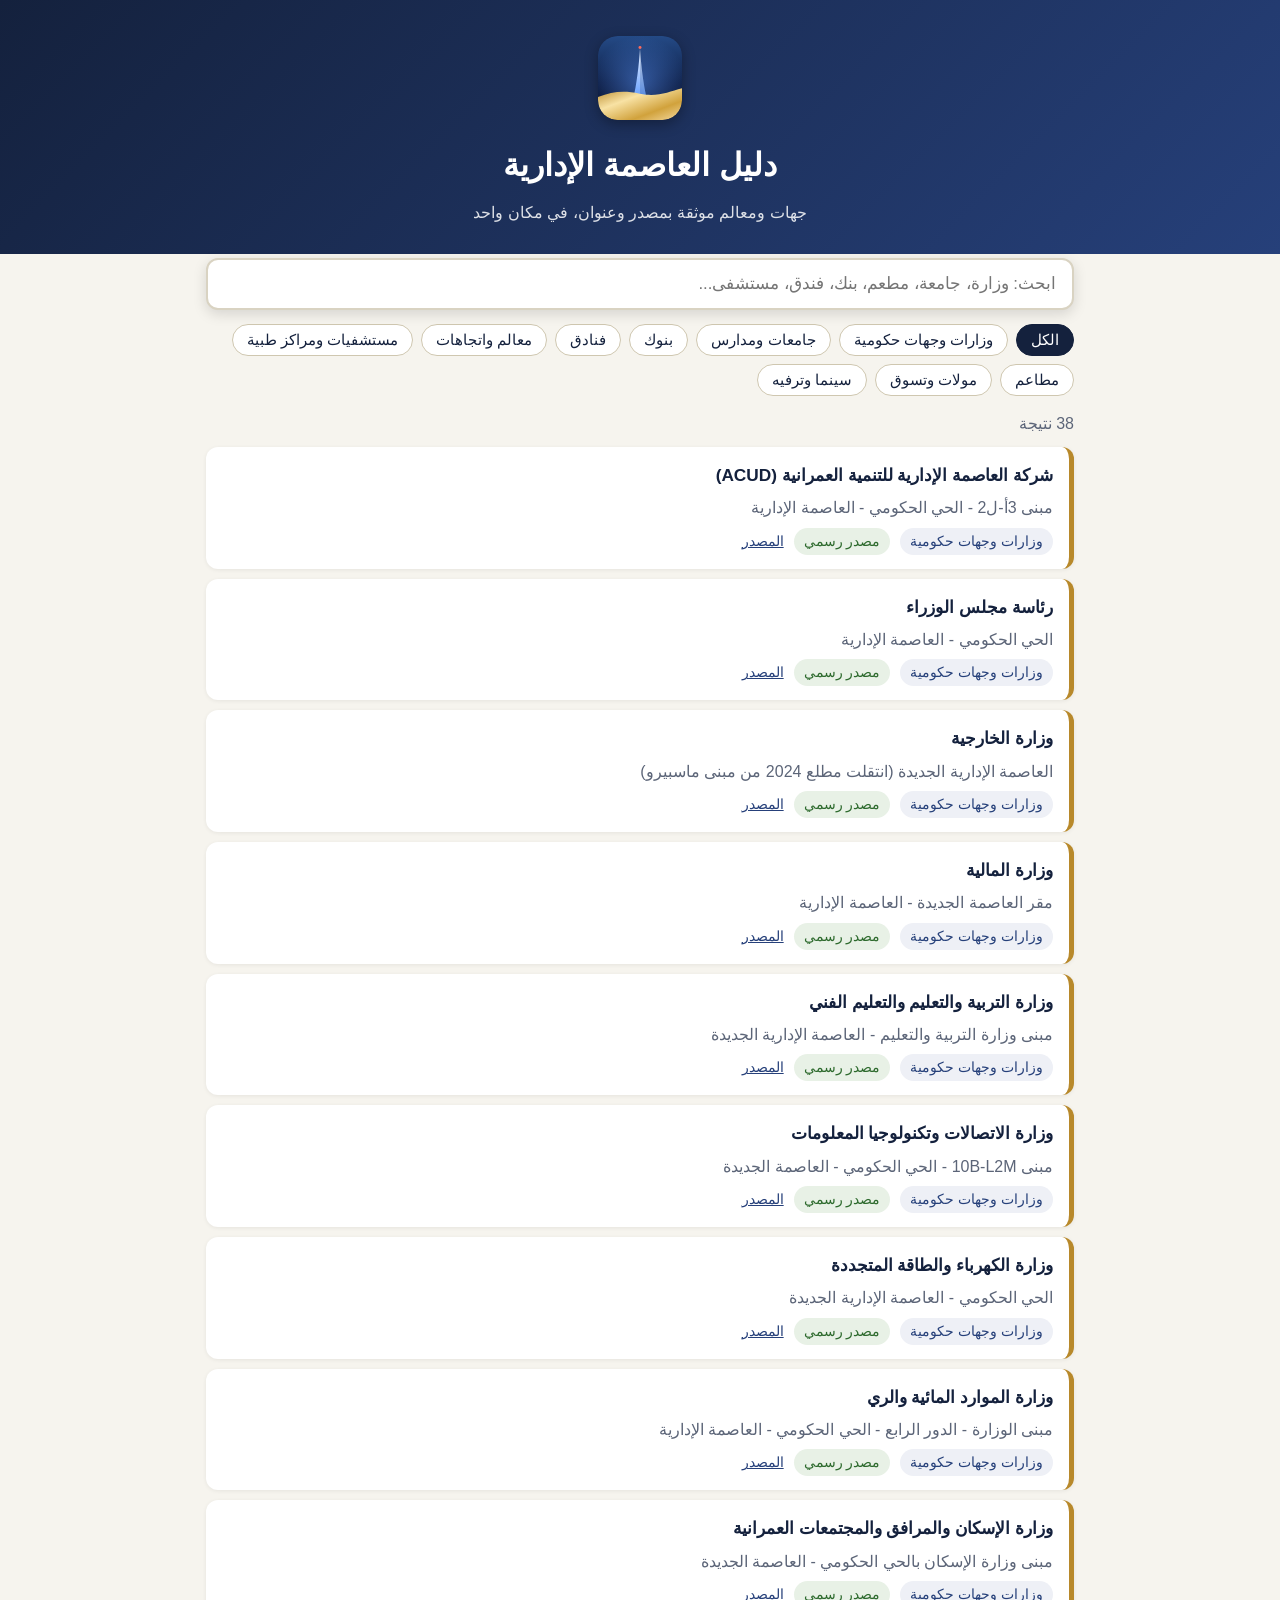
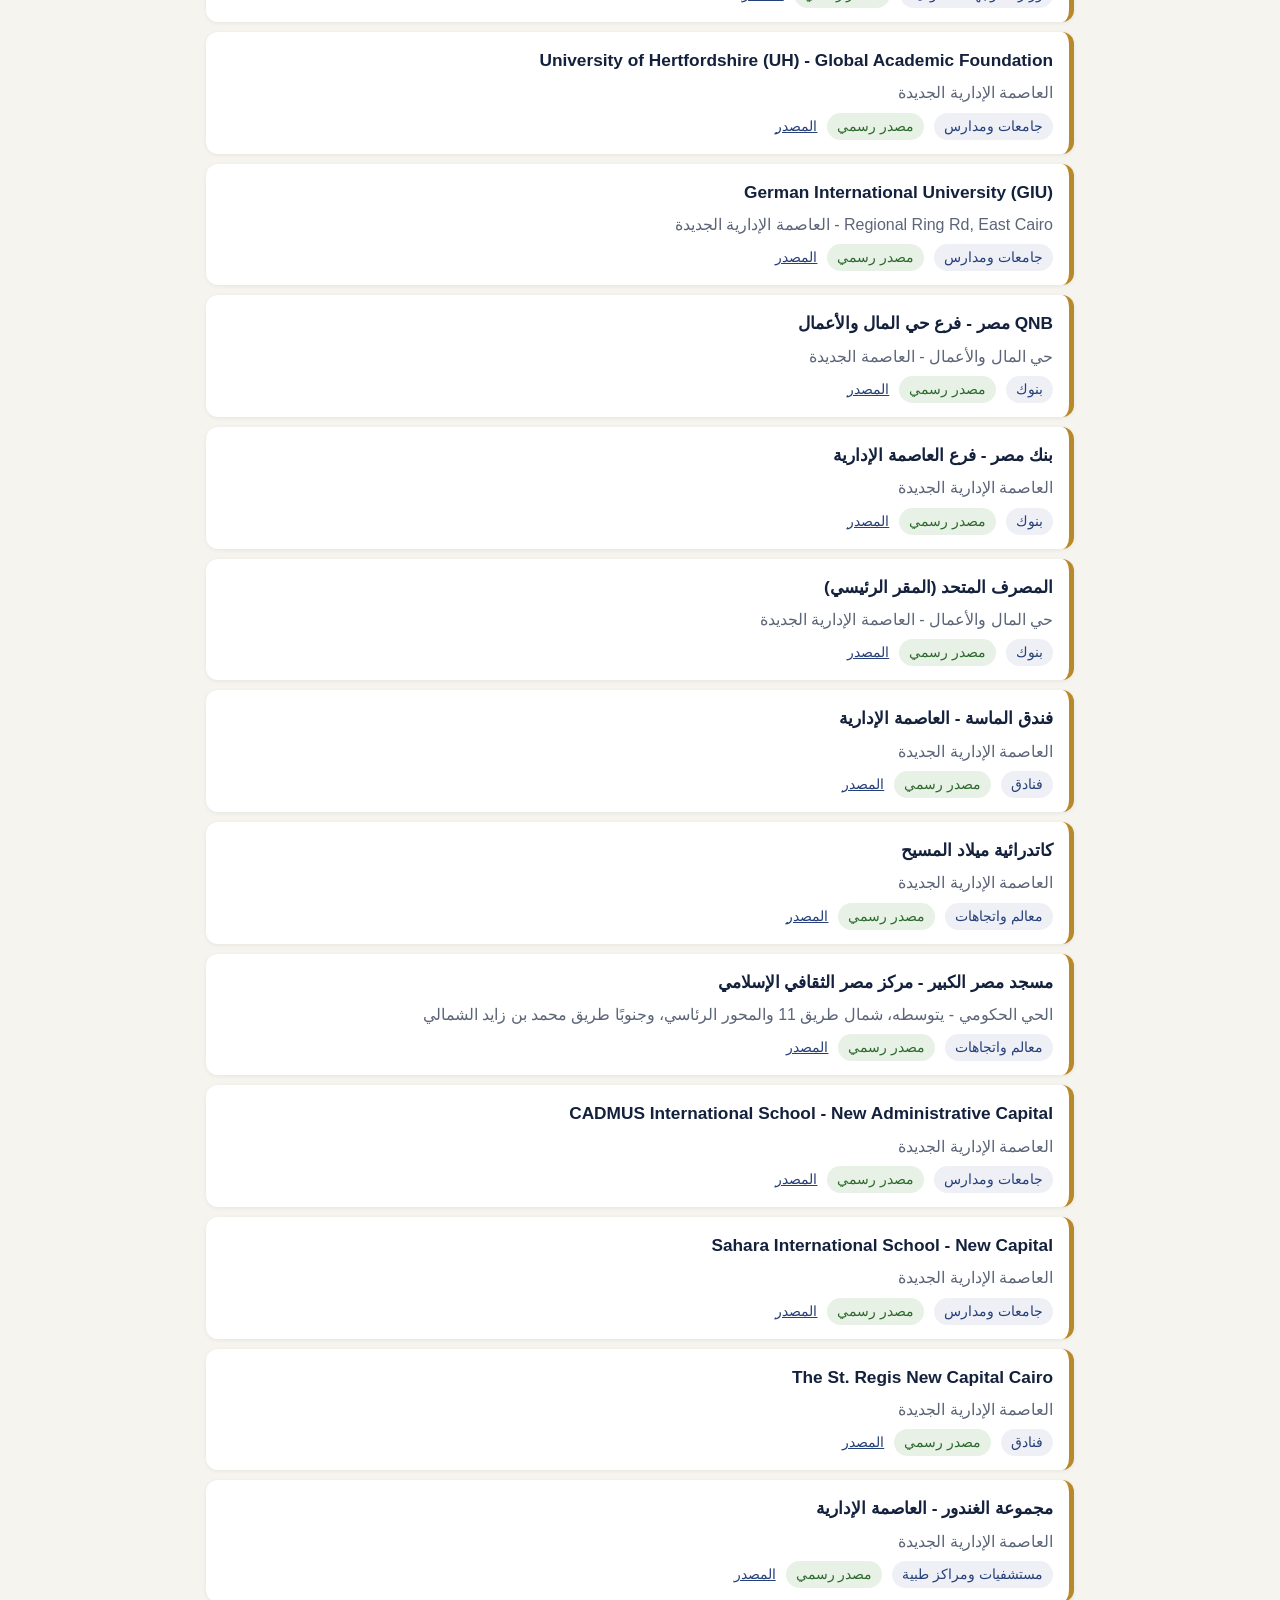
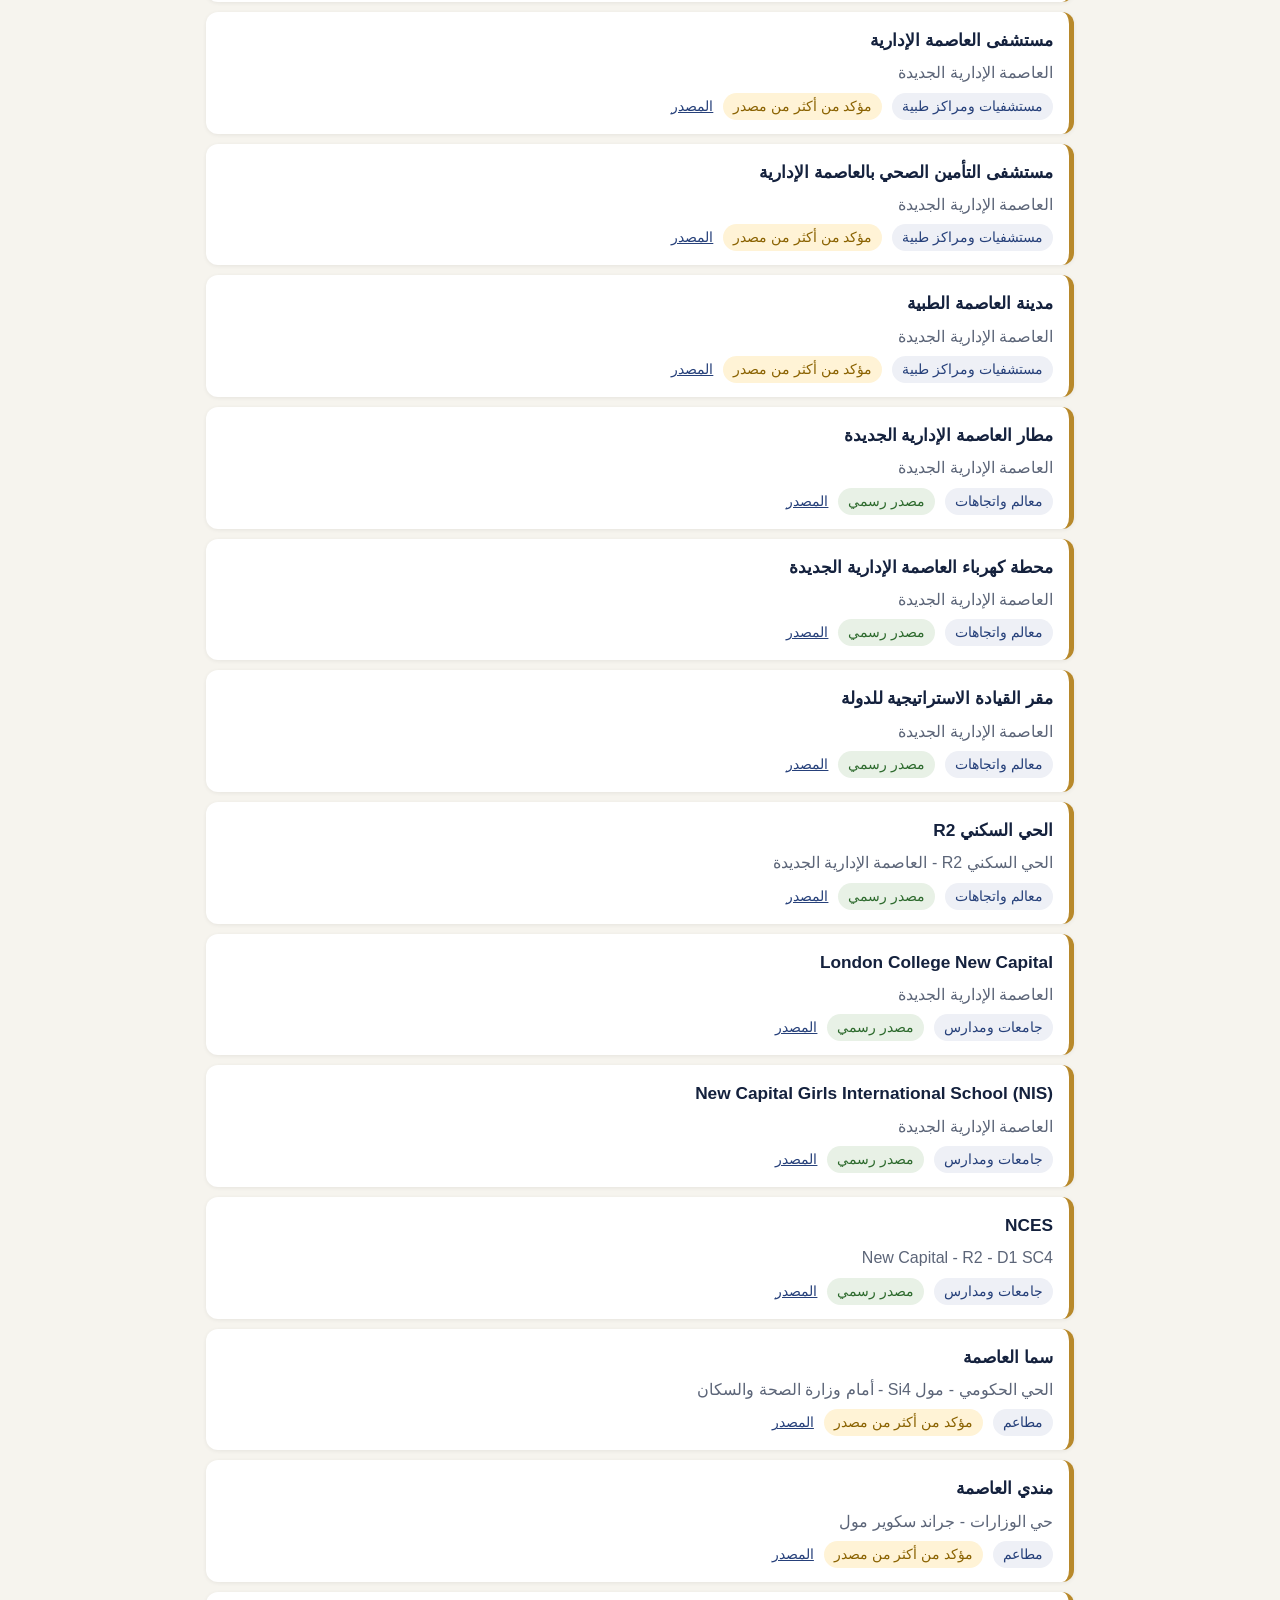
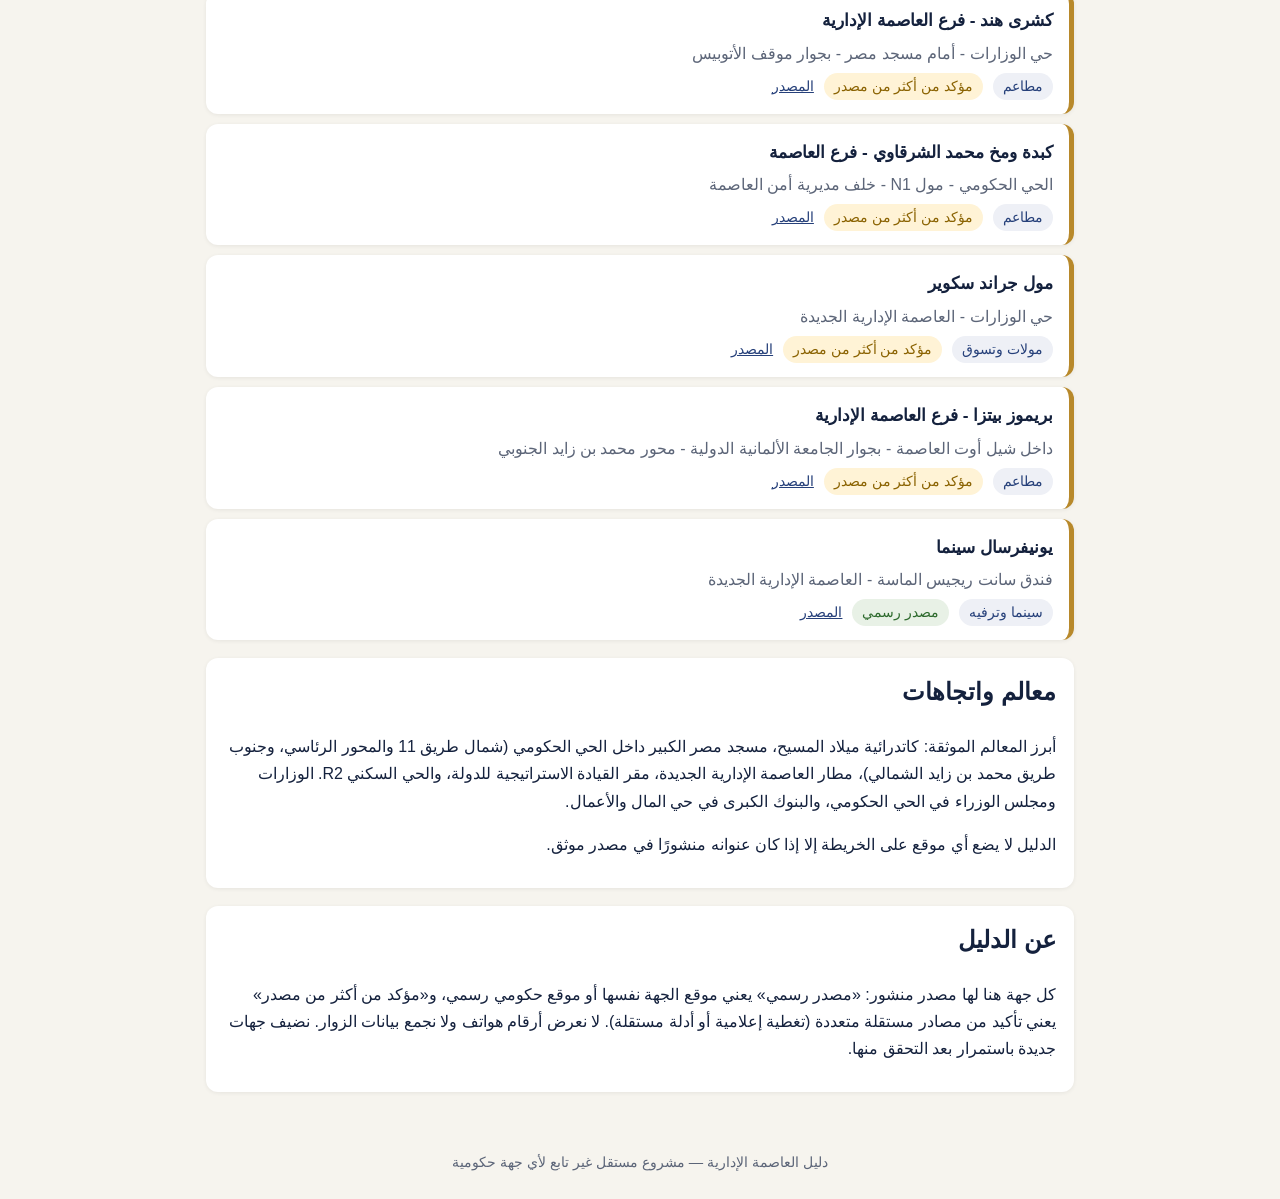
<file: nac/index.html>
<!doctype html><html lang="ar" dir="rtl"><head><meta charset="utf-8"><meta name="viewport" content="width=device-width,initial-scale=1">
<title>دليل العاصمة الإدارية</title><link rel="canonical" href="https://new-capital-guide.pages.dev/"><link rel="icon" type="image/svg+xml" href="[data-uri]"><link rel="apple-touch-icon" href="[data-uri]"><link rel="manifest" href="[data-uri]"><meta name="theme-color" content="#14213d"><meta name="description" content="دليل موثق للجهات والمعالم في العاصمة الإدارية الجديدة: وزارات، جامعات، مدارس، بنوك، فنادق، مستشفيات، واتجاهات.">
<style>
:root{--bg:#f6f4ee;--ink:#14213d;--gold:#b8892b;--card:#fff;--mut:#5c6578}
*{box-sizing:border-box}body{margin:0;font-family:"Segoe UI",Tahoma,Arial,sans-serif;background:var(--bg);color:var(--ink);line-height:1.7}
header{background:linear-gradient(135deg,#14213d,#26407a);color:#fff;padding:36px 18px 28px;text-align:center}
header h1{margin:0 0 6px;font-size:2rem}header p{margin:0;opacity:.85}
.wrap{max-width:900px;margin:0 auto;padding:16px}
#q{width:100%;padding:14px 16px;font-size:1.05rem;border:2px solid #d9d3c2;border-radius:12px;margin:-24px 0 14px;position:relative;box-shadow:0 4px 14px #0002}
.chips{display:flex;flex-wrap:wrap;gap:8px;margin-bottom:14px}
.chip{border:1px solid #cfc7b0;background:#fff;border-radius:999px;padding:6px 14px;cursor:pointer;font-size:.95rem;color:var(--ink)}
.chip.on{background:var(--ink);color:#fff;border-color:var(--ink)}
.card{background:var(--card);border-radius:12px;padding:14px 16px;margin:10px 0;box-shadow:0 1px 4px #0001;border-right:5px solid var(--gold)}
.card h3{margin:0 0 4px;font-size:1.08rem}.card .a{color:var(--mut)}.meta{margin-top:6px;font-size:.85rem;display:flex;gap:10px;flex-wrap:wrap;align-items:center}
.badge{padding:2px 10px;border-radius:999px;background:#e8f1e6;color:#2d6a2d}.badge.n{background:#fff3d6;color:#8a6200}
.cat{background:#eef0f6;border-radius:999px;padding:2px 10px;color:#26407a}
a{color:#26407a}
.sec{background:#fff;border-radius:12px;padding:14px 18px;margin:18px 0;box-shadow:0 1px 4px #0001}
.sec h2{margin-top:0}
.logo{border-radius:20px;box-shadow:0 4px 14px #0005;margin-bottom:10px}footer{text-align:center;color:var(--mut);padding:24px 14px;font-size:.9rem}
#cnt{color:var(--mut);margin:4px 0 8px}
</style></head><body>
<header><img class="logo" alt="شعار دليل العاصمة الإدارية" width="84" height="84" src="[data-uri]"><h1>دليل العاصمة الإدارية</h1><p>جهات ومعالم موثقة بمصدر وعنوان، في مكان واحد</p></header>
<div class="wrap">
<input id="q" type="search" placeholder="ابحث: وزارة، جامعة، مطعم، بنك، فندق، مستشفى..." aria-label="بحث">
<div class="chips" id="chips"></div>
<div id="cnt"></div><div id="list"></div>
<div class="sec"><h2>معالم واتجاهات</h2>
<p>أبرز المعالم الموثقة: كاتدرائية ميلاد المسيح، مسجد مصر الكبير داخل الحي الحكومي (شمال طريق 11 والمحور الرئاسي، وجنوب طريق محمد بن زايد الشمالي)، مطار العاصمة الإدارية الجديدة، مقر القيادة الاستراتيجية للدولة، والحي السكني R2. الوزارات ومجلس الوزراء في الحي الحكومي، والبنوك الكبرى في حي المال والأعمال.</p>
<p>الدليل لا يضع أي موقع على الخريطة إلا إذا كان عنوانه منشورًا في مصدر موثق.</p></div>
<div class="sec"><h2>عن الدليل</h2>
<p>كل جهة هنا لها مصدر منشور: «مصدر رسمي» يعني موقع الجهة نفسها أو موقع حكومي رسمي، و«مؤكد من أكثر من مصدر» يعني تأكيد من مصادر مستقلة متعددة (تغطية إعلامية أو أدلة مستقلة). لا نعرض أرقام هواتف ولا نجمع بيانات الزوار. نضيف جهات جديدة باستمرار بعد التحقق منها.</p></div>
</div>
<footer>دليل العاصمة الإدارية — مشروع مستقل غير تابع لأي جهة حكومية</footer>
<script>
const D=[{"n": "شركة العاصمة الإدارية للتنمية العمرانية (ACUD)", "c": "وزارات وجهات حكومية", "a": "مبنى 3أ-ل2 - الحي الحكومي - العاصمة الإدارية", "t": 0, "u": "https://acud.eg/"}, {"n": "رئاسة مجلس الوزراء", "c": "وزارات وجهات حكومية", "a": "الحي الحكومي - العاصمة الإدارية", "t": 0, "u": "https://www.cabinet.gov.eg/"}, {"n": "وزارة الخارجية", "c": "وزارات وجهات حكومية", "a": "العاصمة الإدارية الجديدة (انتقلت مطلع 2024 من مبنى ماسبيرو)", "t": 0, "u": "https://www.mfa.gov.eg/ar/AboutMinistry/LiberationPalace/11"}, {"n": "وزارة المالية", "c": "وزارات وجهات حكومية", "a": "مقر العاصمة الجديدة - العاصمة الإدارية", "t": 0, "u": "https://mof.gov.eg/ar/contact-us"}, {"n": "وزارة التربية والتعليم والتعليم الفني", "c": "وزارات وجهات حكومية", "a": "مبنى وزارة التربية والتعليم - العاصمة الإدارية الجديدة", "t": 0, "u": "https://moe.gov.eg/ar/external-loans/contactus"}, {"n": "وزارة الاتصالات وتكنولوجيا المعلومات", "c": "وزارات وجهات حكومية", "a": "مبنى 10B-L2M - الحي الحكومي - العاصمة الجديدة", "t": 0, "u": "https://mcit.gov.eg/ar/Contact_Us"}, {"n": "وزارة الكهرباء والطاقة المتجددة", "c": "وزارات وجهات حكومية", "a": "الحي الحكومي - العاصمة الإدارية الجديدة", "t": 0, "u": "http://moee.gov.eg/test_new/contactus.aspx"}, {"n": "وزارة الموارد المائية والري", "c": "وزارات وجهات حكومية", "a": "مبنى الوزارة - الدور الرابع - الحي الحكومي - العاصمة الإدارية", "t": 0, "u": "https://www.mwri.gov.eg/spa/contact-us/"}, {"n": "وزارة الإسكان والمرافق والمجتمعات العمرانية", "c": "وزارات وجهات حكومية", "a": "مبنى وزارة الإسكان بالحي الحكومي - العاصمة الجديدة", "t": 0, "u": "https://mhuc.gov.eg/اتصل بنا"}, {"n": "University of Hertfordshire (UH) - Global Academic Foundation", "c": "جامعات ومدارس", "a": "العاصمة الإدارية الجديدة", "t": 0, "u": "https://portal.acudeg.com/acudportal/universities"}, {"n": "German International University (GIU)", "c": "جامعات ومدارس", "a": "Regional Ring Rd, East Cairo - العاصمة الإدارية الجديدة", "t": 0, "u": "https://portal.acudeg.com/acudportal/universities"}, {"n": "QNB مصر - فرع حي المال والأعمال", "c": "بنوك", "a": "حي المال والأعمال - العاصمة الجديدة", "t": 0, "u": "https://www.qnb.com.eg/sites/qnb/qnbegypt/ar/arcapital.html"}, {"n": "بنك مصر - فرع العاصمة الإدارية", "c": "بنوك", "a": "العاصمة الإدارية الجديدة", "t": 0, "u": "https://www.banquemisr.com/ar-EG/ABOUT-US/News/New-Branch-New-Cairo"}, {"n": "المصرف المتحد (المقر الرئيسي)", "c": "بنوك", "a": "حي المال والأعمال - العاصمة الإدارية الجديدة", "t": 0, "u": "https://www.theubeg.com/ar/media-relations/news/the-united-bank-builds-its-new-headquarters-in-the-new-administrative-capital"}, {"n": "فندق الماسة - العاصمة الإدارية", "c": "فنادق", "a": "العاصمة الإدارية الجديدة", "t": 0, "u": "https://www.presidency.eg/ar/المشاريع-القومية/فندق-الماسة-بالعاصمة-الإدارية-الجديدة/"}, {"n": "كاتدرائية ميلاد المسيح", "c": "معالم واتجاهات", "a": "العاصمة الإدارية الجديدة", "t": 0, "u": "https://www.presidency.eg/ar/المشاريع-القومية/كاتدرائية-ميلاد-المسيح/"}, {"n": "مسجد مصر الكبير - مركز مصر الثقافي الإسلامي", "c": "معالم واتجاهات", "a": "الحي الحكومي - يتوسطه، شمال طريق 11 والمحور الرئاسي، وجنوبًا طريق محمد بن زايد الشمالي", "t": 0, "u": "https://awkafonline.gov.eg/about/entities/8/مسجد-مصر-الكبير-المركز-الثقافي-الإسلامي"}, {"n": "CADMUS International School - New Administrative Capital", "c": "جامعات ومدارس", "a": "العاصمة الإدارية الجديدة", "t": 0, "u": "https://cadmusnac.sabis.net/"}, {"n": "Sahara International School - New Capital", "c": "جامعات ومدارس", "a": "العاصمة الإدارية الجديدة", "t": 0, "u": "https://saharaschools.com/"}, {"n": "The St. Regis New Capital Cairo", "c": "فنادق", "a": "العاصمة الإدارية الجديدة", "t": 0, "u": "https://www.marriott.com/ar/hotels/caixa-the-st-regis-new-capital-cairo/experiences/"}, {"n": "مجموعة الغندور - العاصمة الإدارية", "c": "مستشفيات ومراكز طبية", "a": "العاصمة الإدارية الجديدة", "t": 0, "u": "https://el-ghandour.com/العاصمة-الإدارية/"}, {"n": "مستشفى العاصمة الإدارية", "c": "مستشفيات ومراكز طبية", "a": "العاصمة الإدارية الجديدة", "t": 1, "u": "https://gate.ahram.org.eg/"}, {"n": "مستشفى التأمين الصحي بالعاصمة الإدارية", "c": "مستشفيات ومراكز طبية", "a": "العاصمة الإدارية الجديدة", "t": 1, "u": "https://www.youm7.com/"}, {"n": "مدينة العاصمة الطبية", "c": "مستشفيات ومراكز طبية", "a": "العاصمة الإدارية الجديدة", "t": 1, "u": "https://www.youm7.com/"}, {"n": "مطار العاصمة الإدارية الجديدة", "c": "معالم واتجاهات", "a": "العاصمة الإدارية الجديدة", "t": 0, "u": "https://www.presidency.eg/ar/المشاريع-القومية/مطار-العاصمة-الإدارية-الجديدة/"}, {"n": "محطة كهرباء العاصمة الإدارية الجديدة", "c": "معالم واتجاهات", "a": "العاصمة الإدارية الجديدة", "t": 0, "u": "https://www.presidency.eg/ar/المشاريع-القومية/محطة-كهرباء-العاصمة-الإدارية-الجديدة/"}, {"n": "مقر القيادة الاستراتيجية للدولة", "c": "معالم واتجاهات", "a": "العاصمة الإدارية الجديدة", "t": 0, "u": "https://www.presidency.eg/ar/المشاريع-القومية/project-04072026/"}, {"n": "الحي السكني R2", "c": "معالم واتجاهات", "a": "الحي السكني R2 - العاصمة الإدارية الجديدة", "t": 0, "u": "https://www.presidency.eg/ar/المشاريع-القومية/تدشين-الحي-السكني-r2-بالعاصمة-الإدارية-الجديدة/"}, {"n": "London College New Capital", "c": "جامعات ومدارس", "a": "العاصمة الإدارية الجديدة", "t": 0, "u": "https://londoncollegenc.com/"}, {"n": "New Capital Girls International School (NIS)", "c": "جامعات ومدارس", "a": "العاصمة الإدارية الجديدة", "t": 0, "u": "https://nis-egypt.com/"}, {"n": "NCES", "c": "جامعات ومدارس", "a": "New Capital - R2 - D1 SC4", "t": 0, "u": "https://nces.edu.eg/"}, {"n": "سما العاصمة", "c": "مطاعم", "a": "الحي الحكومي - مول Si4 - أمام وزارة الصحة والسكان", "t": 1, "u": "https://www.egyptnewcapital.com/p/restaurants.html"}, {"n": "مندي العاصمة", "c": "مطاعم", "a": "حي الوزارات - جراند سكوير مول", "t": 1, "u": "https://www.egyptnewcapital.com/p/restaurants.html"}, {"n": "كشرى هند - فرع العاصمة الإدارية", "c": "مطاعم", "a": "حي الوزارات - أمام مسجد مصر - بجوار موقف الأتوبيس", "t": 1, "u": "https://www.egyptnewcapital.com/p/restaurants.html"}, {"n": "كبدة ومخ محمد الشرقاوي - فرع العاصمة", "c": "مطاعم", "a": "الحي الحكومي - مول N1 - خلف مديرية أمن العاصمة", "t": 1, "u": "https://www.egyptnewcapital.com/p/restaurants.html"}, {"n": "مول جراند سكوير", "c": "مولات وتسوق", "a": "حي الوزارات - العاصمة الإدارية الجديدة", "t": 1, "u": "https://pyramidsdevelopments.com/new/new.php?id=1"}, {"n": "بريموز بيتزا - فرع العاصمة الإدارية", "c": "مطاعم", "a": "داخل شيل أوت العاصمة - بجوار الجامعة الألمانية الدولية - محور محمد بن زايد الجنوبي", "t": 1, "u": "https://www.al-makan.com/restaurants/بريموز-بيتزا-العاصمة-الادارية/"}, {"n": "يونيفرسال سينما", "c": "سينما وترفيه", "a": "فندق سانت ريجيس الماسة - العاصمة الإدارية الجديدة", "t": 0, "u": "https://universalcinema.lovable.app"}];
const cats=["الكل",...new Set(D.map(x=>x.c))];let cur="الكل";
const chips=document.getElementById("chips"),list=document.getElementById("list"),q=document.getElementById("q"),cnt=document.getElementById("cnt");
const norm=s=>s.toLowerCase().replace(/[أإآ]/g,"ا").replace(/ى/g,"ي").replace(/ة/g,"ه");
function esc(s){return s.replace(/[&<>"]/g,c=>({"&":"&amp;","<":"&lt;",">":"&gt;",'"':"&quot;"}[c]))}
function draw(){const t=norm(q.value.trim());const r=D.filter(x=>(cur==="الكل"||x.c===cur)&&(!t||norm(x.n+" "+x.a+" "+x.c).includes(t)));
cnt.textContent=r.length+" نتيجة";
list.innerHTML=r.map(x=>`<div class="card"><h3>${esc(x.n)}</h3><div class="a">${esc(x.a)}</div><div class="meta"><span class="cat">${esc(x.c)}</span><span class="badge ${x.t?"n":""}">${x.t?"مؤكد من أكثر من مصدر":"مصدر رسمي"}</span>${x.u&&/^https?:/.test(x.u)?`<a href="${esc(x.u)}" target="_blank" rel="noopener">المصدر</a>`:""}</div></div>`).join("")||"<p>لا نتائج.</p>"}
chips.innerHTML=cats.map(c=>`<button class="chip${c===cur?" on":""}" data-c="${c}">${c}</button>`).join("");
chips.onclick=e=>{const c=e.target.dataset.c;if(!c)return;cur=c;chips.querySelectorAll(".chip").forEach(b=>b.classList.toggle("on",b.dataset.c===c));draw()};
q.oninput=draw;draw();
</script></body></html>
</file>
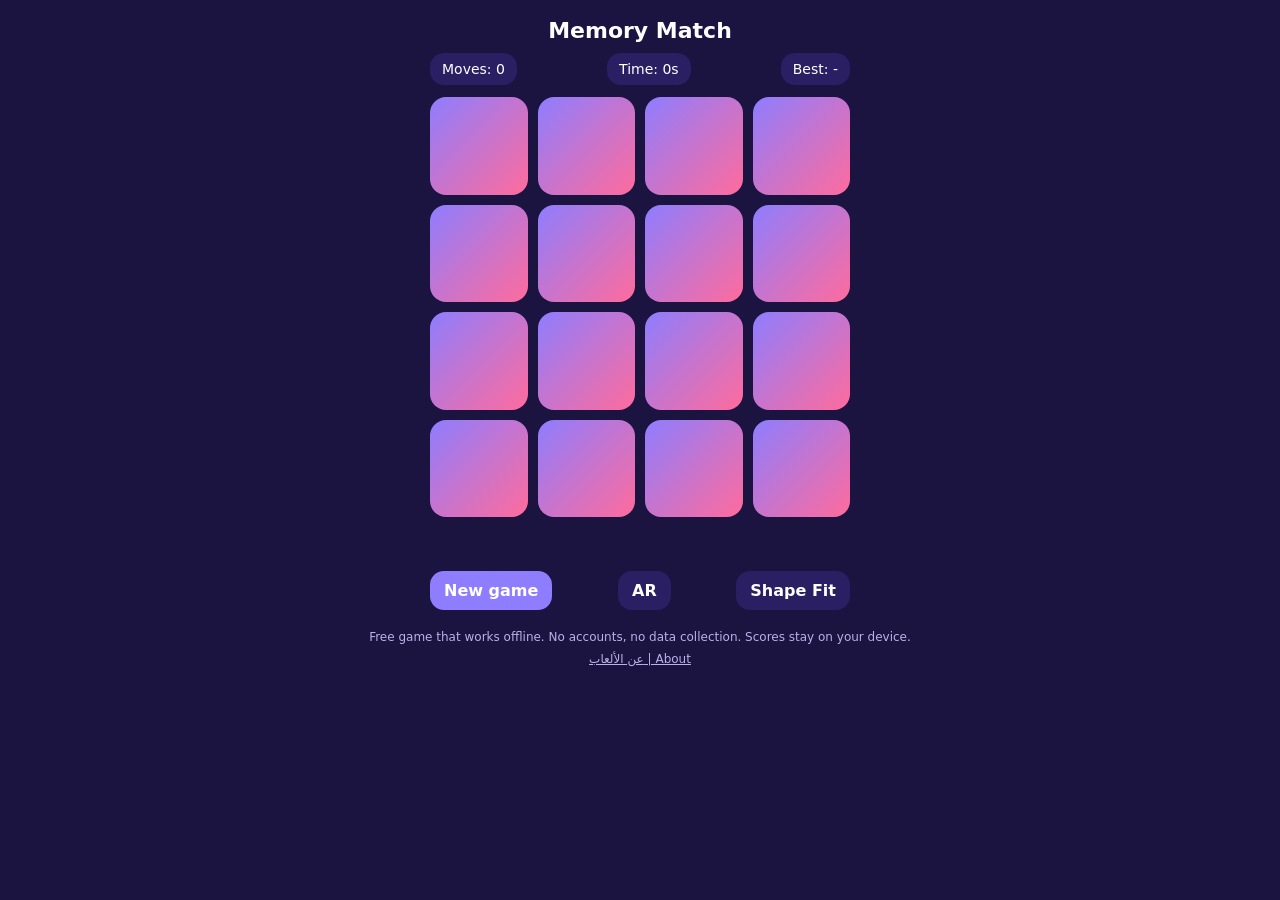
<file: play/index.html>
<!doctype html><html lang="ar" dir="rtl"><head><meta charset="utf-8"><meta name="viewport" content="width=device-width,initial-scale=1,viewport-fit=cover"><title>لعبة الذاكرة Memory Match | ألعاب مجانية أونلاين وأوفلاين</title><link rel="manifest" href="manifest.webmanifest"><link rel="icon" href="icon.svg"><meta name="description" content="لعبة ذاكرة مجانية بالعربي والإنجليزي: اقلب الكروت وطابق الأزواج. بتشتغل بدون إنترنت ومن غير تسجيل. Free offline memory card game."><link rel="canonical" href="https://weam-a-sam-fx.github.io/apps/play/index.html"><meta property="og:type" content="website"><meta property="og:title" content="لعبة الذاكرة Memory Match | ألعاب مجانية أونلاين وأوفلاين"><meta property="og:description" content="لعبة ذاكرة مجانية بالعربي والإنجليزي: اقلب الكروت وطابق الأزواج. بتشتغل بدون إنترنت ومن غير تسجيل. Free offline memory card game."><meta property="og:url" content="https://weam-a-sam-fx.github.io/apps/play/index.html"><meta property="og:locale" content="ar_AR"><meta property="og:locale:alternate" content="en_US"><meta name="twitter:card" content="summary"><meta name="twitter:title" content="لعبة الذاكرة Memory Match | ألعاب مجانية أونلاين وأوفلاين"><meta name="twitter:description" content="لعبة ذاكرة مجانية بالعربي والإنجليزي: اقلب الكروت وطابق الأزواج. بتشتغل بدون إنترنت ومن غير تسجيل. Free offline memory card game."><meta name="theme-color" content="#1b1340">
<style>
*{box-sizing:border-box;-webkit-tap-highlight-color:transparent}body{margin:0;background:#1b1340;color:#fff;font-family:system-ui,-apple-system,"Segoe UI",Tahoma,sans-serif;min-height:100vh;display:flex;flex-direction:column;align-items:center;padding:calc(env(safe-area-inset-top) + 14px) 14px 20px}
h1{font-size:22px;margin:4px 0 10px}.bar{display:flex;gap:8px;width:100%;max-width:420px;justify-content:space-between;align-items:center;margin-bottom:12px}.pill{background:#2a1f63;border-radius:14px;padding:8px 12px;font-size:14px;white-space:nowrap}
button{font:inherit;color:#fff;background:#8e7dff;border:0;border-radius:14px;padding:10px 14px;font-weight:700}button.g{background:#2a1f63}
.grid{display:grid;grid-template-columns:repeat(4,1fr);gap:10px;width:100%;max-width:420px;direction:ltr}
.c{aspect-ratio:1;perspective:600px;background:none;padding:0;border:0}.in{position:relative;width:100%;height:100%;transition:transform .35s;transform-style:preserve-3d}.c.f .in,.c.m .in{transform:rotateY(180deg)}
.fa,.ba{position:absolute;inset:0;border-radius:16px;display:flex;align-items:center;justify-content:center;backface-visibility:hidden;font-size:clamp(28px,10vw,46px)}.ba{background:linear-gradient(135deg,#8e7dff,#ff6b9d)}.fa{background:#fff;transform:rotateY(180deg)}.c.m .fa{background:#b9f6ca}
.msg{margin:14px 0;font-size:18px;min-height:26px;text-align:center}.sp{flex:1}.note{font-size:12px;color:#b9b2e6;margin-top:8px;text-align:center}
</style></head><body>
<h1 id="t"></h1>
<div class="bar"><span class="pill" id="mv"></span><span class="pill" id="tm"></span><span class="pill" id="bs"></span></div>
<div class="grid" id="g"></div>
<div class="msg" id="ms"></div>
<div class="bar"><button id="nw"></button><button class="g" id="lg"></button><button class="g" id="ins" hidden></button><a href="blocks.html" id="bl" style="color:#fff;background:#2a1f63;border-radius:14px;padding:10px 14px;font-weight:700;text-decoration:none"></a></div>
<div class="note" id="nt"></div><div class="note"><a href="about.html" style="color:#b9b2e6">عن الألعاب | About</a></div>
<script>
const S={ar:{t:'لعبة الذاكرة',mv:'الحركات',tm:'الوقت',bs:'أفضل',nw:'لعبة جديدة',win:'برافو! خلصتها في {m} حركة و{s} ثانية',rec:'رقم قياسي جديد!',ins:'تثبيت التطبيق',nt:'لعبة مجانية تشتغل بدون إنترنت. مفيش حسابات ولا جمع بيانات، النتائج بتتحفظ على جهازك بس.'},en:{t:'Memory Match',mv:'Moves',tm:'Time',bs:'Best',nw:'New game',win:'Well done! {m} moves, {s} seconds',rec:'New record!',ins:'Install app',nt:'Free game that works offline. No accounts, no data collection. Scores stay on your device.'}};
let L=localStorage.getItem('pg_lang')||('en');
const E=['🦊','🐼','🦁','🐸','🐙','🦄','🐝','🐳'];let cards=[],open=[],lock=false,moves=0,t0=0,tick=null,done=0;
const $=i=>document.getElementById(i),T=k=>S[L][k];
function bestKey(){return 'pg_best'}
function ui(){document.documentElement.lang=L;document.documentElement.dir=L==='ar'?'rtl':'ltr';$('t').textContent=T('t');$('nw').textContent=T('nw');$('lg').textContent=L==='ar'?'EN':'AR';$('ins').textContent=T('ins');$('bl').textContent=L==='ar'?'تركيب الأشكال':'Shape Fit';$('nt').textContent=T('nt');stat()}
function stat(){$('mv').textContent=T('mv')+': '+moves;const s=t0?Math.floor((Date.now()-t0)/1000):0;$('tm').textContent=T('tm')+': '+s+'s';const b=localStorage.getItem(bestKey());$('bs').textContent=T('bs')+': '+(b?b:'-')}
function newGame(){clearInterval(tick);t0=0;moves=0;open=[];lock=false;done=0;$('ms').textContent='';const a=E.concat(E);for(let i=a.length-1;i>0;i--){const j=Math.floor(Math.random()*(i+1));[a[i],a[j]]=[a[j],a[i]]}
const g=$('g');g.innerHTML='';cards=a.map((e,i)=>{const b=document.createElement('button');b.className='c';b.setAttribute('aria-label','card '+(i+1));b.innerHTML='<div class="in"><div class="ba"></div><div class="fa">'+e+'</div></div>';b.onclick=()=>flip(i);g.append(b);return {e,b,m:false}});stat()}
function flip(i){const c=cards[i];if(lock||c.m||open.includes(i))return;if(!t0){t0=Date.now();tick=setInterval(stat,1000)}c.b.classList.add('f');open.push(i);if(open.length===2){moves++;const[x,y]=open;if(cards[x].e===cards[y].e){[x,y].forEach(k=>{cards[k].m=true;cards[k].b.classList.add('m')});open=[];done++;if(navigator.vibrate)navigator.vibrate(30);if(done===E.length)win()}else{lock=true;setTimeout(()=>{[x,y].forEach(k=>cards[k].b.classList.remove('f'));open=[];lock=false},700)}}stat()}
function win(){clearInterval(tick);const s=Math.floor((Date.now()-t0)/1000);let m=T('win').replace('{m}',moves).replace('{s}',s);const b=+localStorage.getItem(bestKey())||0;if(!b||moves<b){localStorage.setItem(bestKey(),moves);m+=' | '+T('rec')}$('ms').textContent=m;stat()}
$('nw').onclick=newGame;$('lg').onclick=()=>{L=L==='ar'?'en':'ar';localStorage.setItem('pg_lang',L);ui()};
let dp=null;addEventListener('beforeinstallprompt',e=>{e.preventDefault();dp=e;if(!matchMedia('(display-mode: standalone)').matches&&!/WeamAPK/.test(navigator.userAgent))$('ins').hidden=false});$('ins').onclick=async()=>{if(dp){dp.prompt();await dp.userChoice;dp=null;$('ins').hidden=true}};
if('serviceWorker'in navigator)navigator.serviceWorker.register('sw.js').catch(()=>{});
ui();newGame();
</script></body></html>
</file>
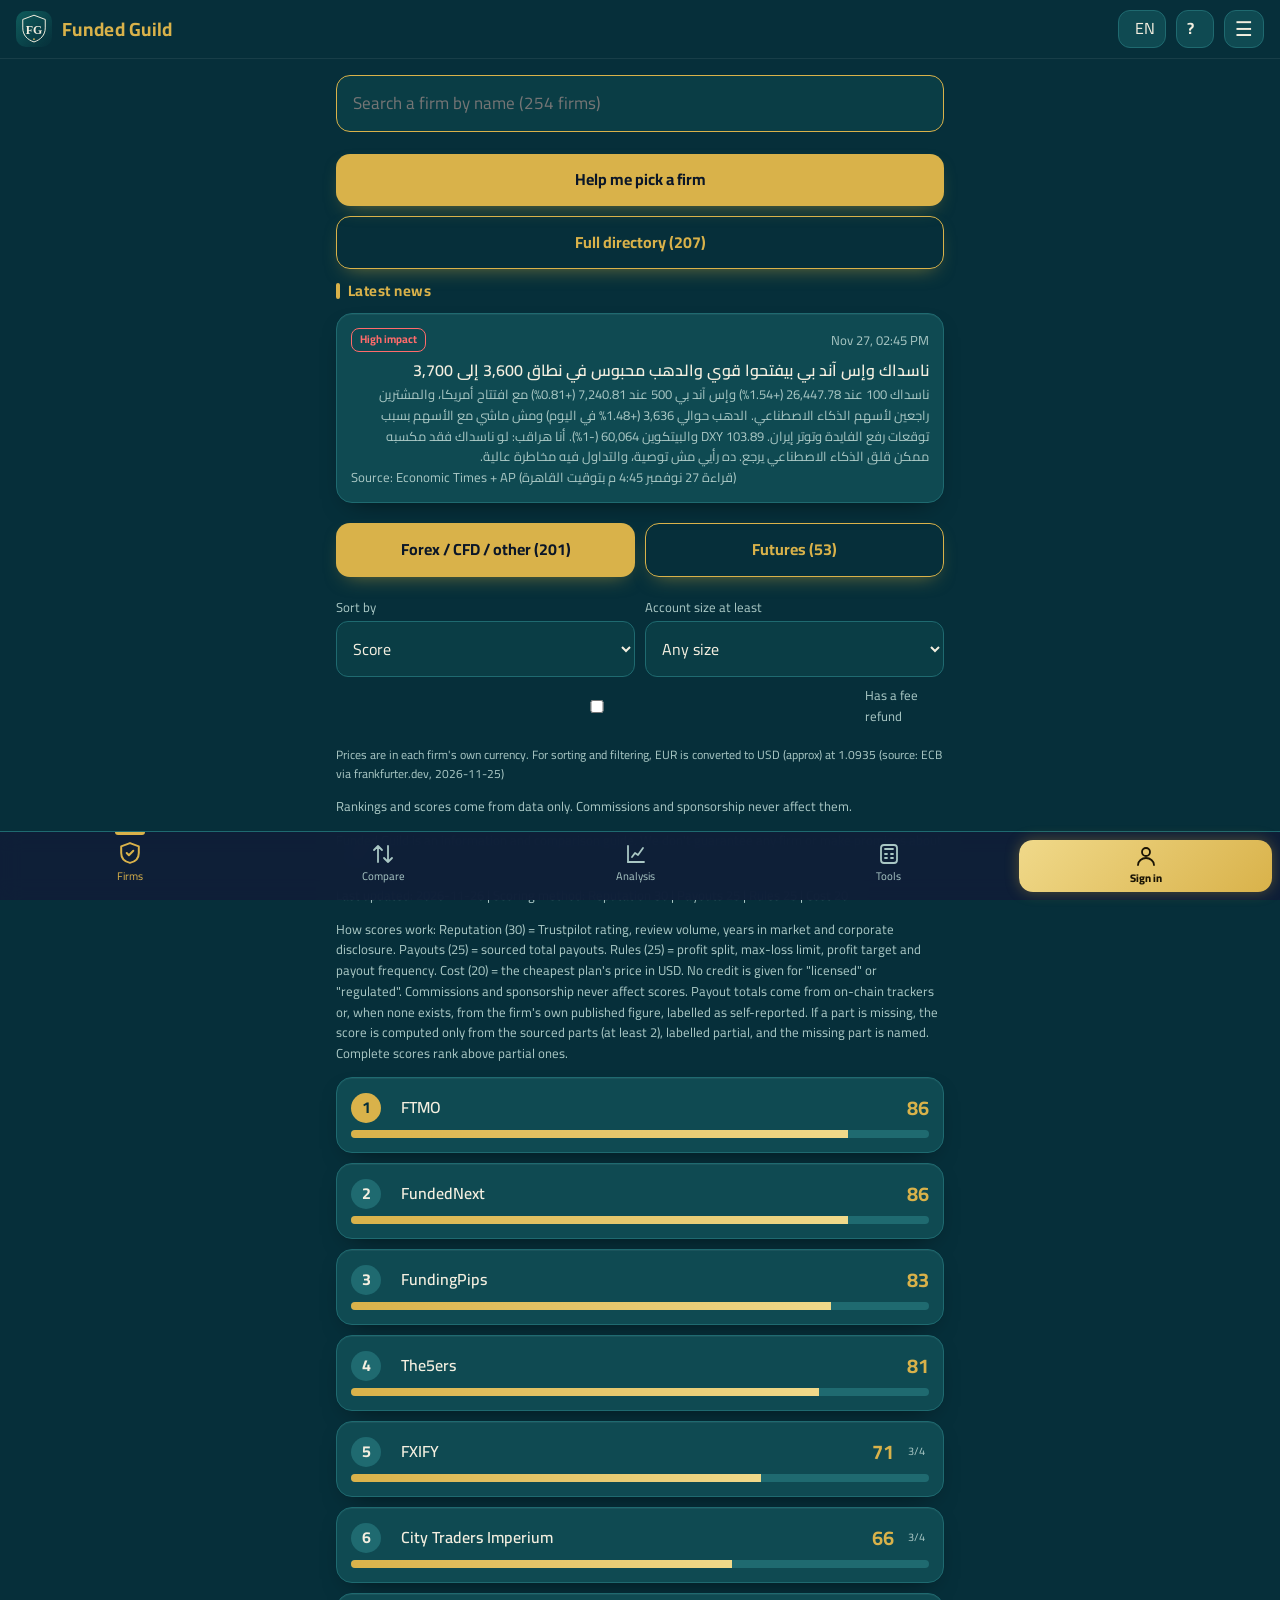
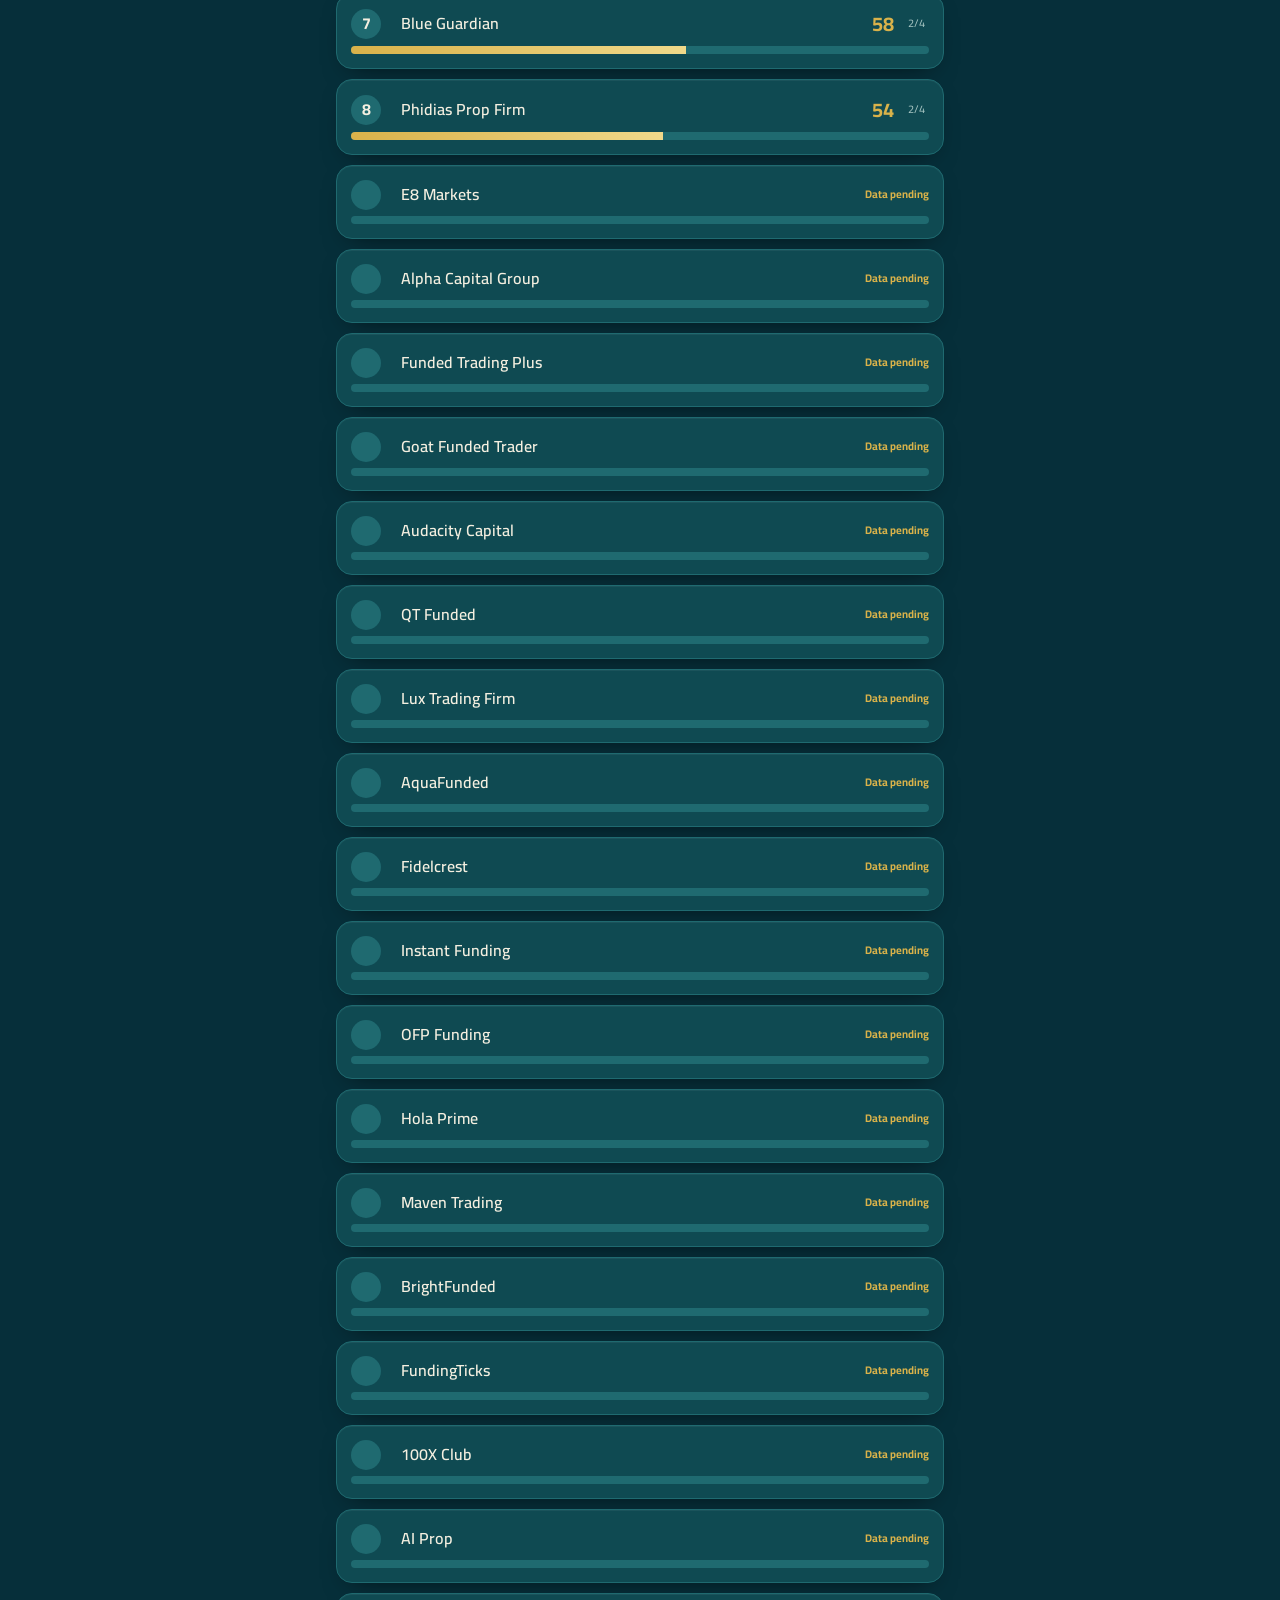
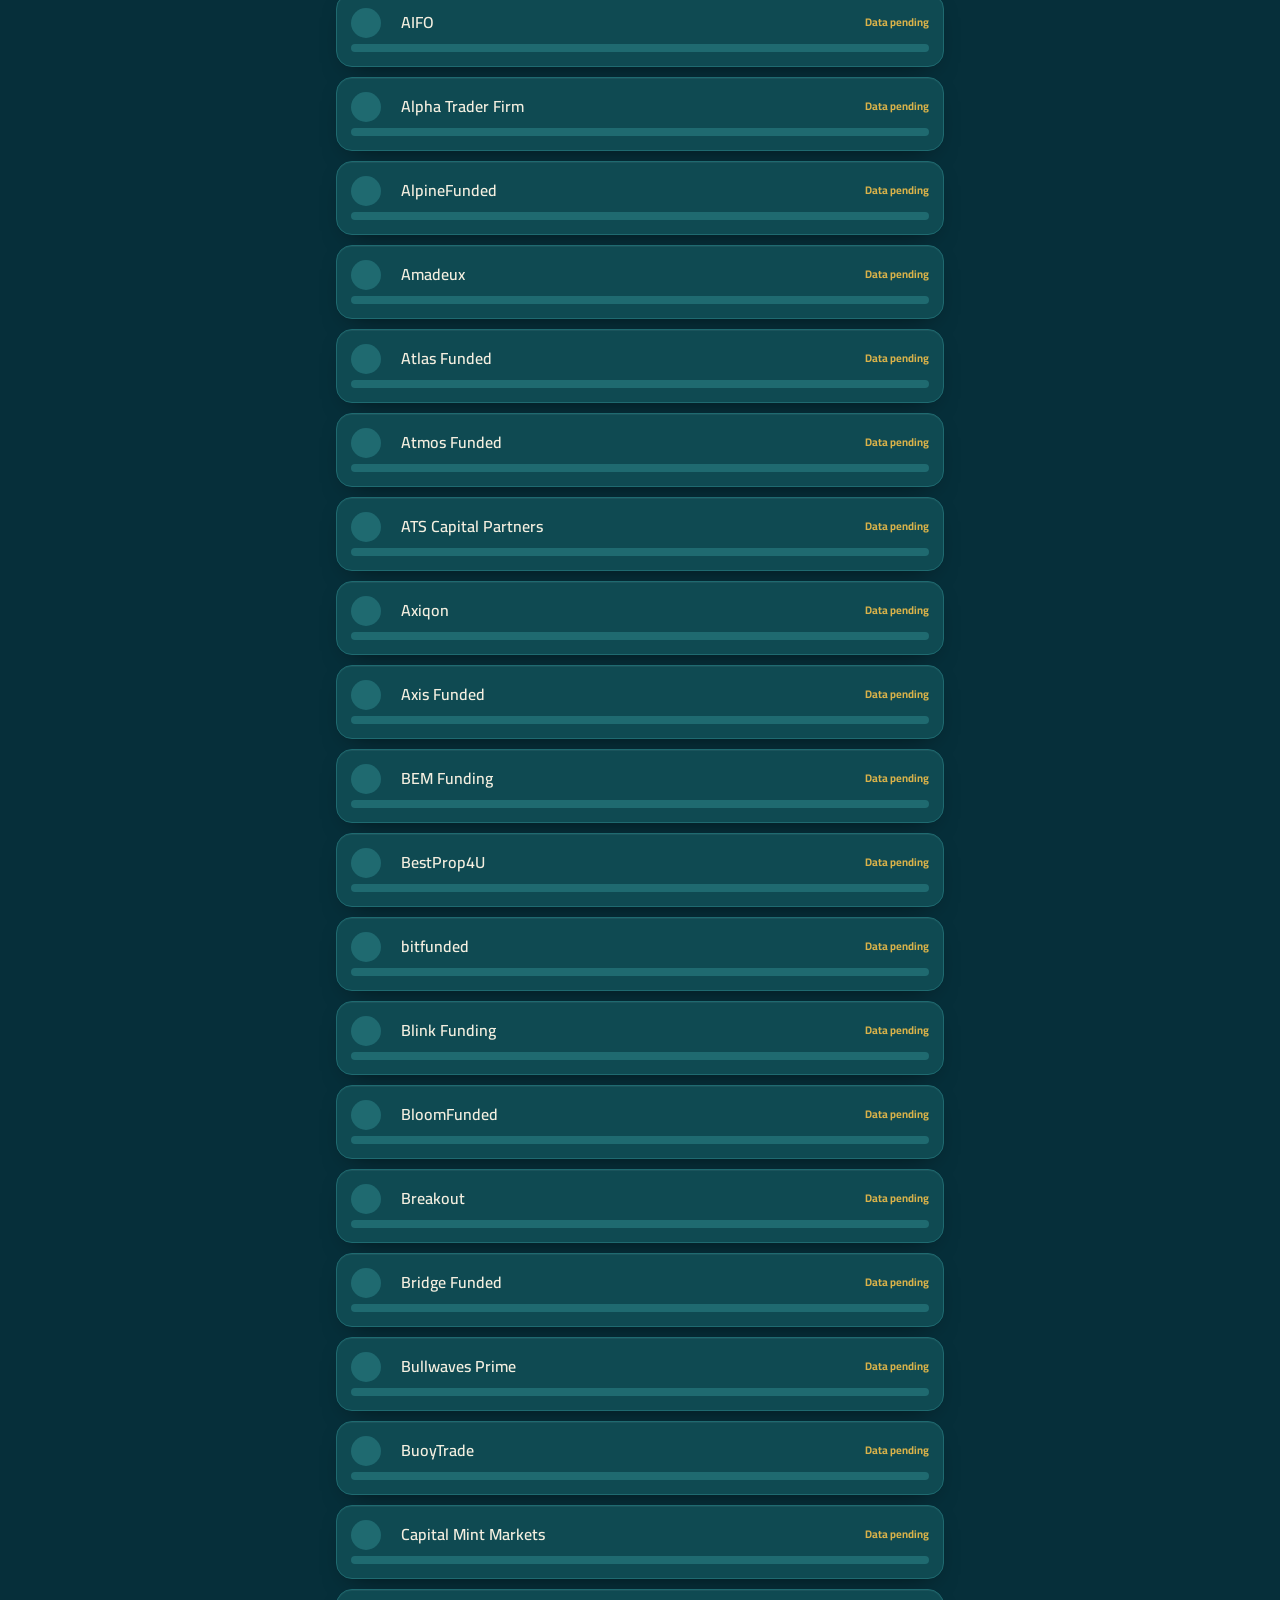
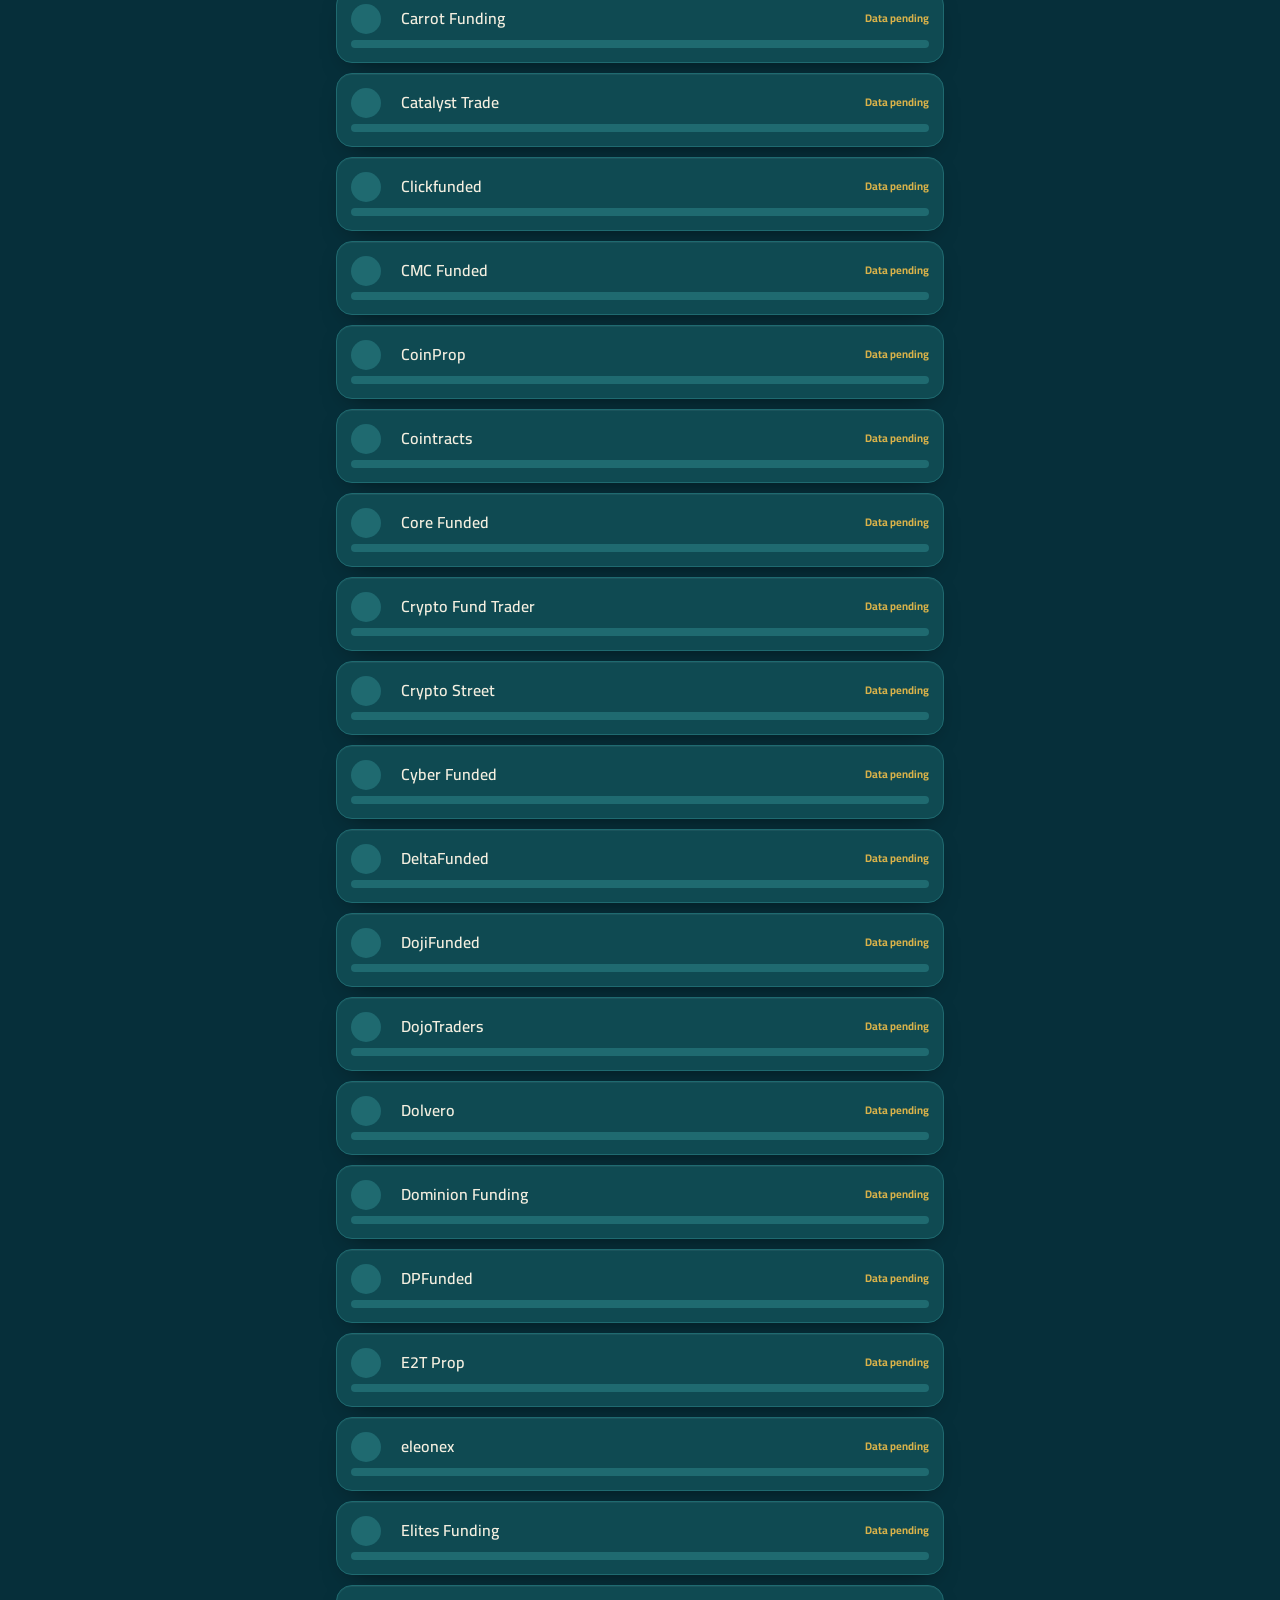
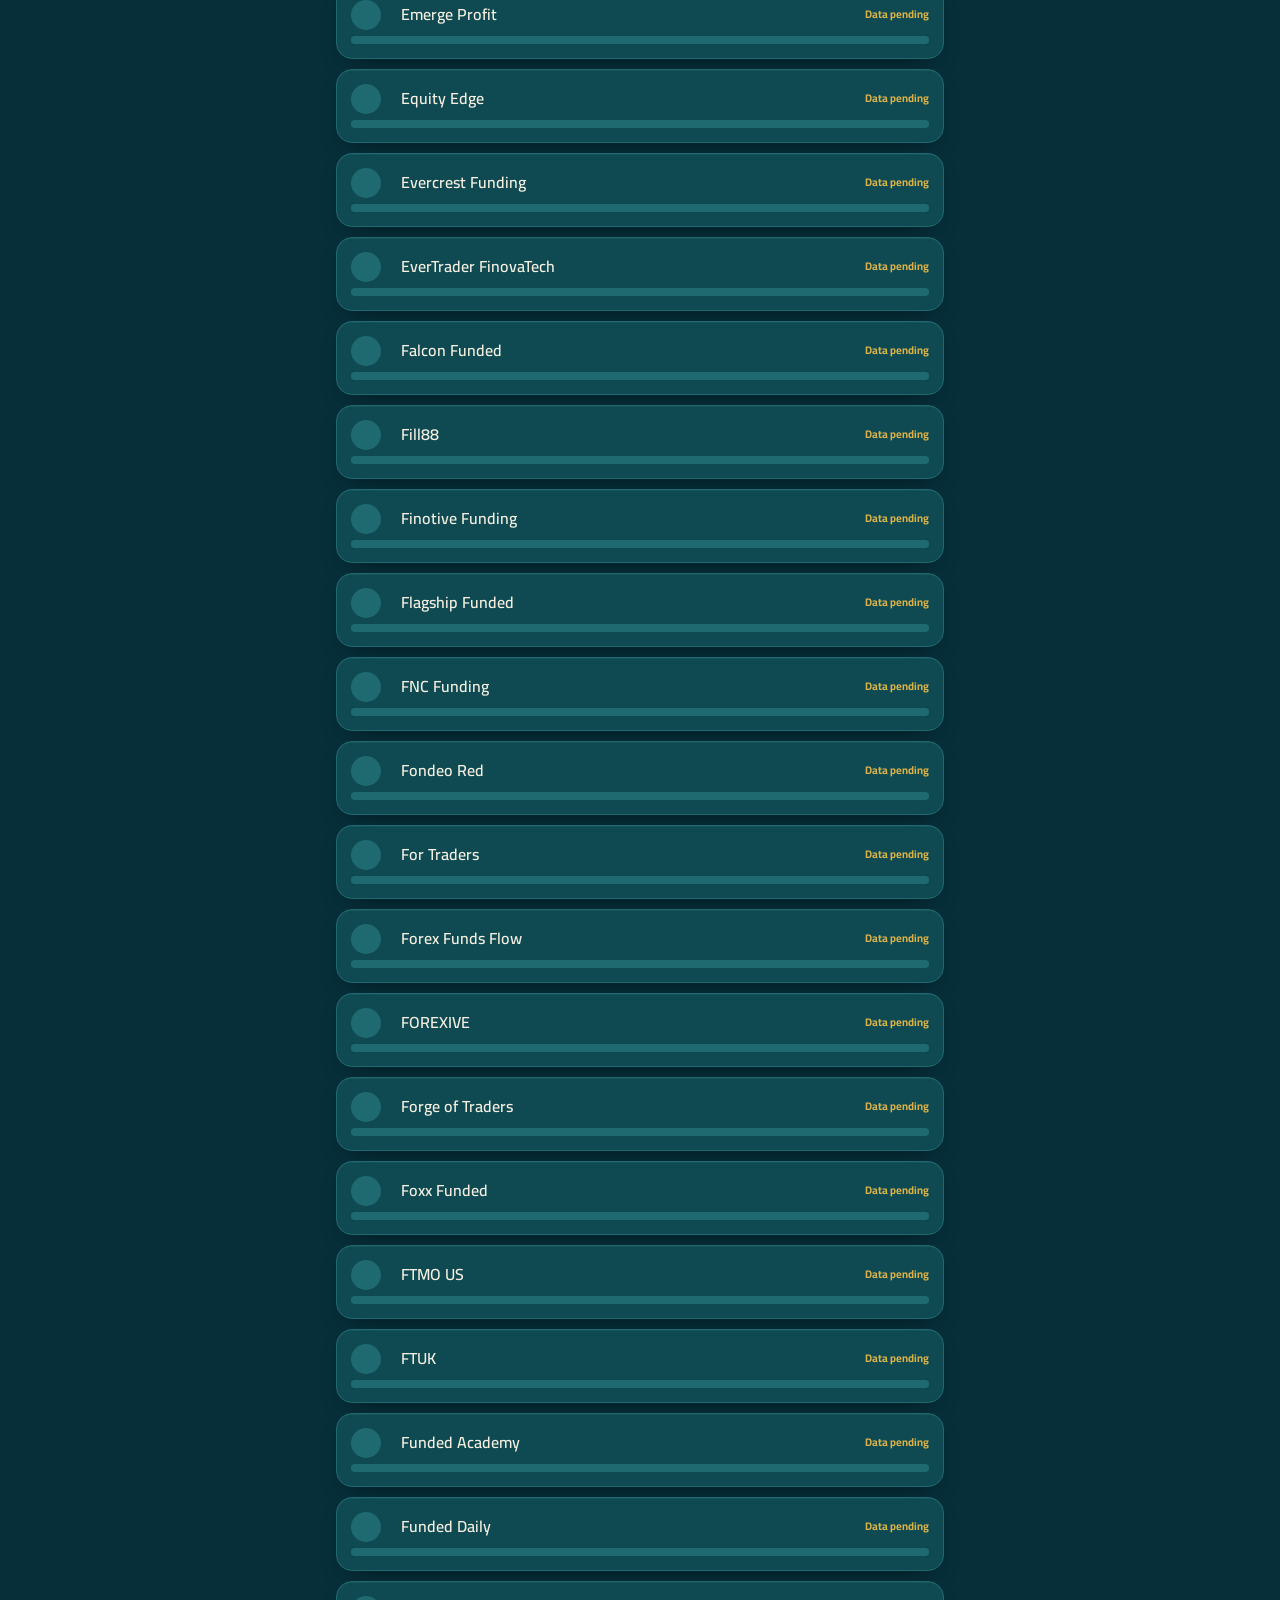
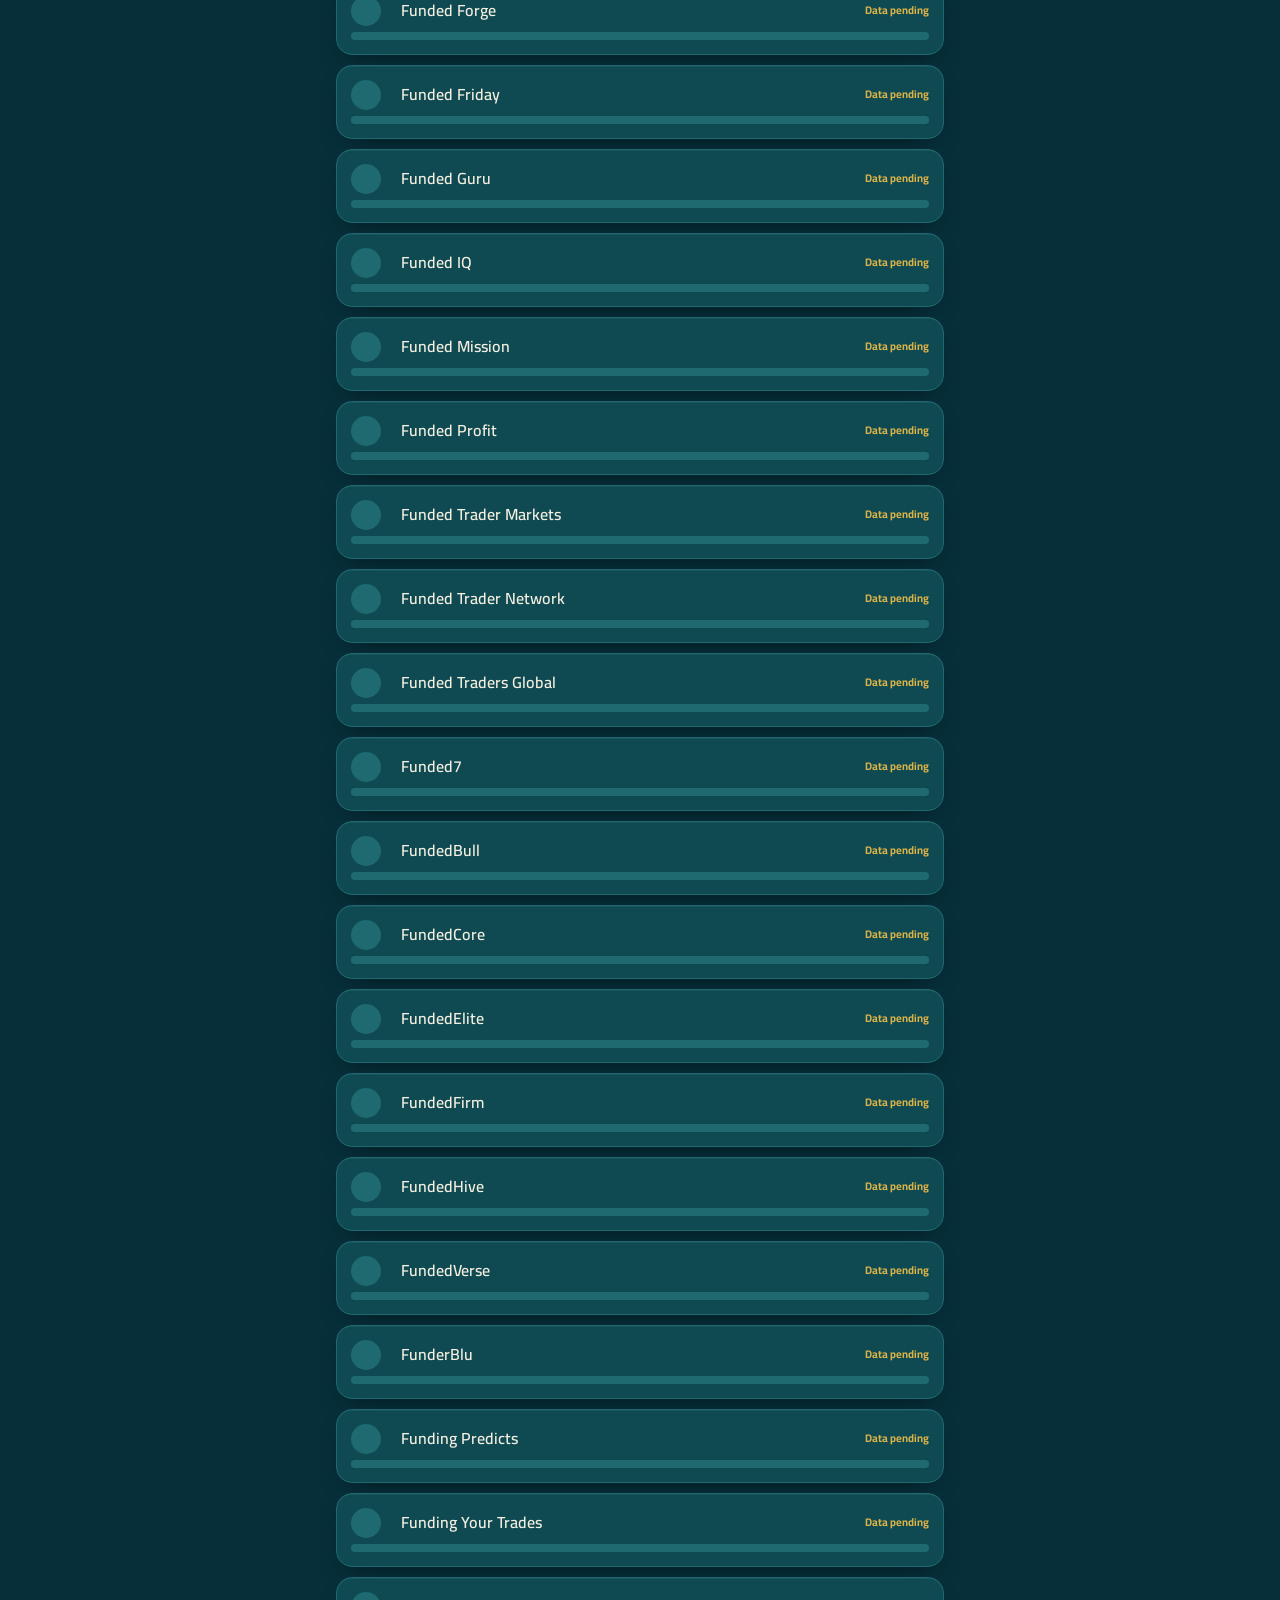
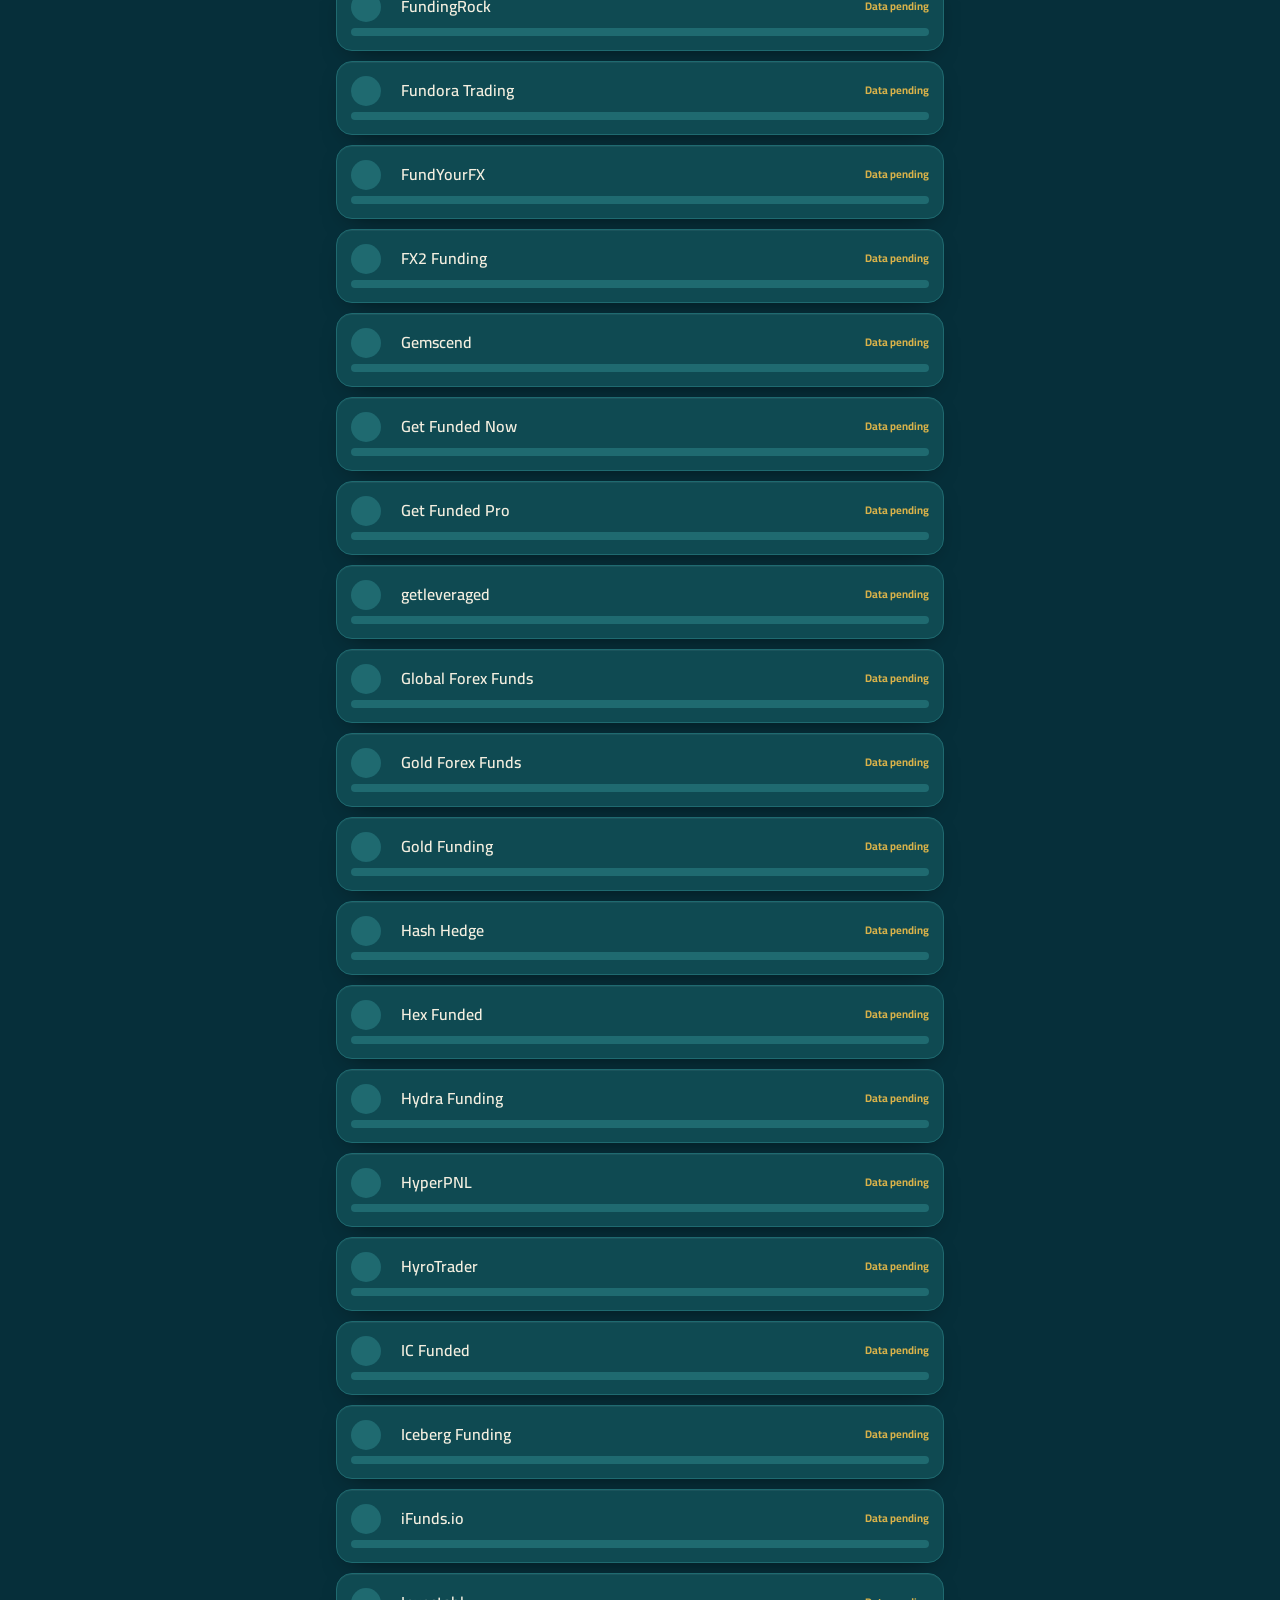
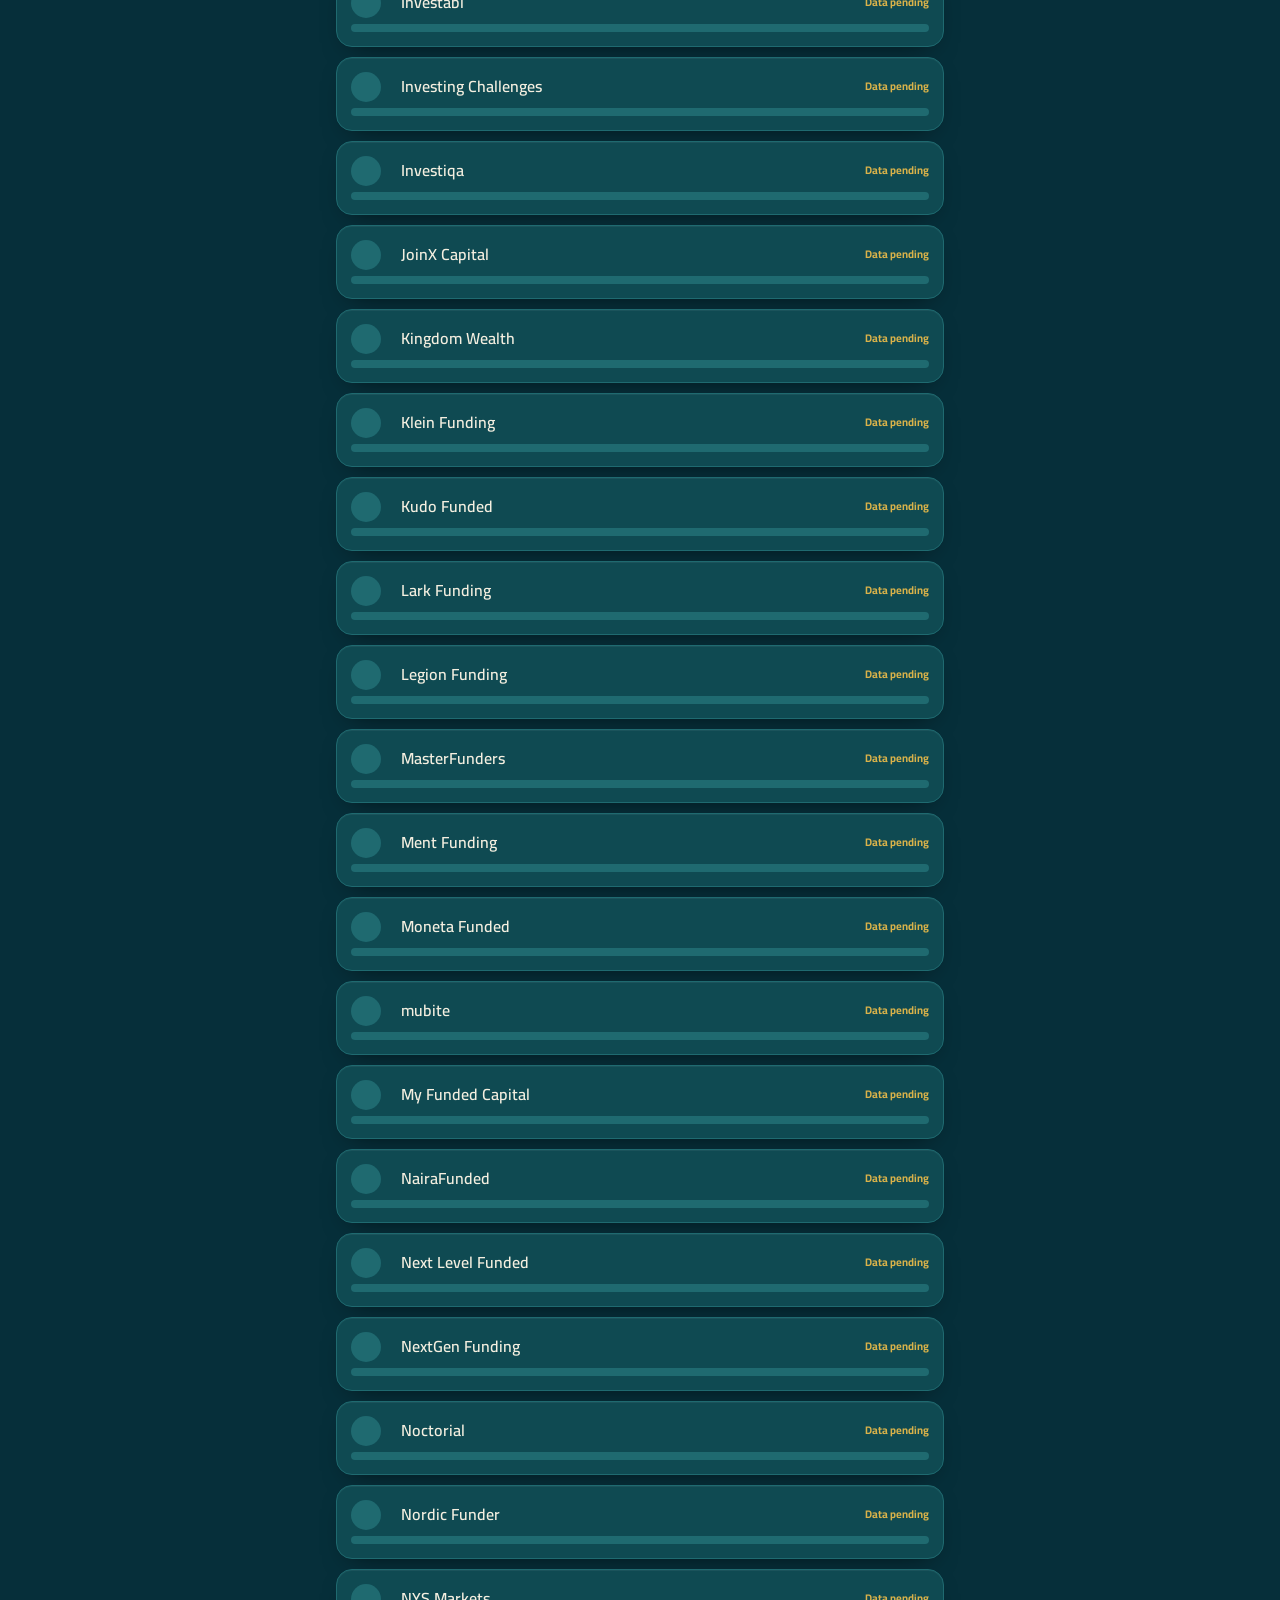
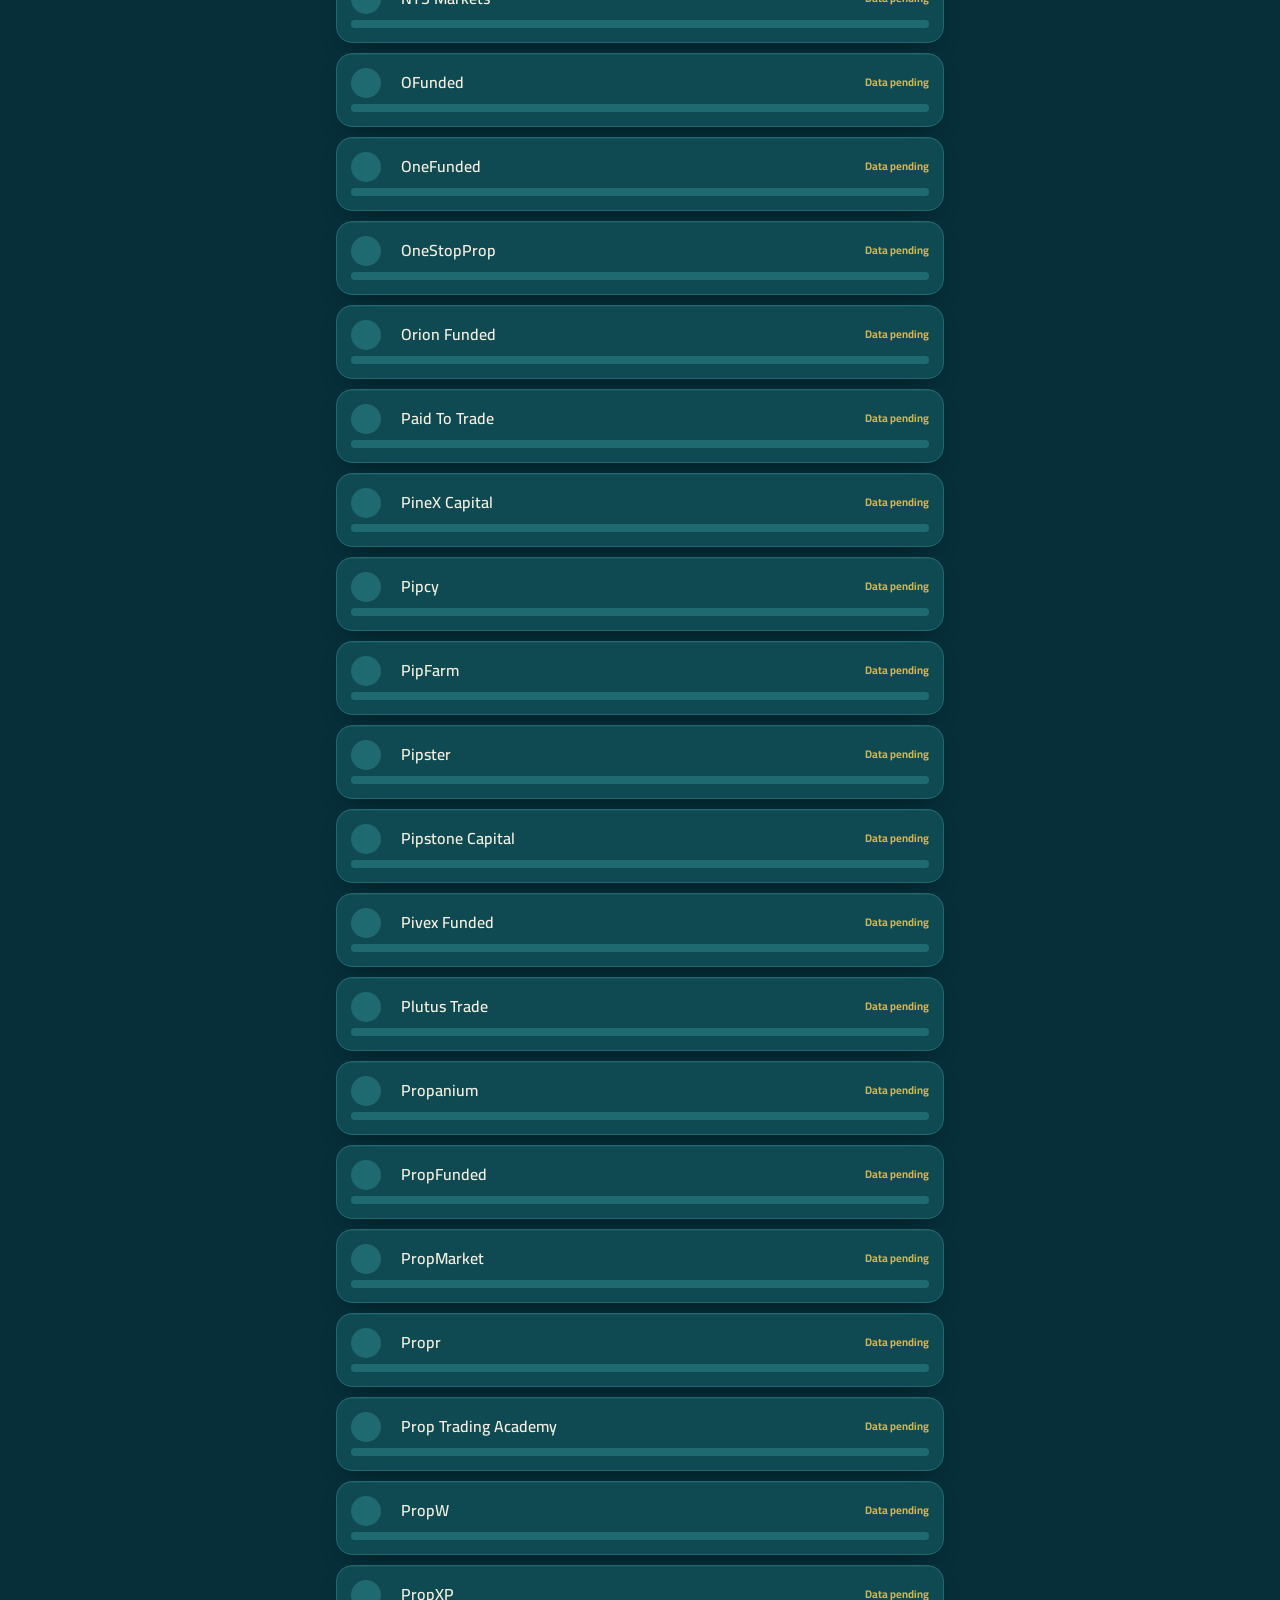
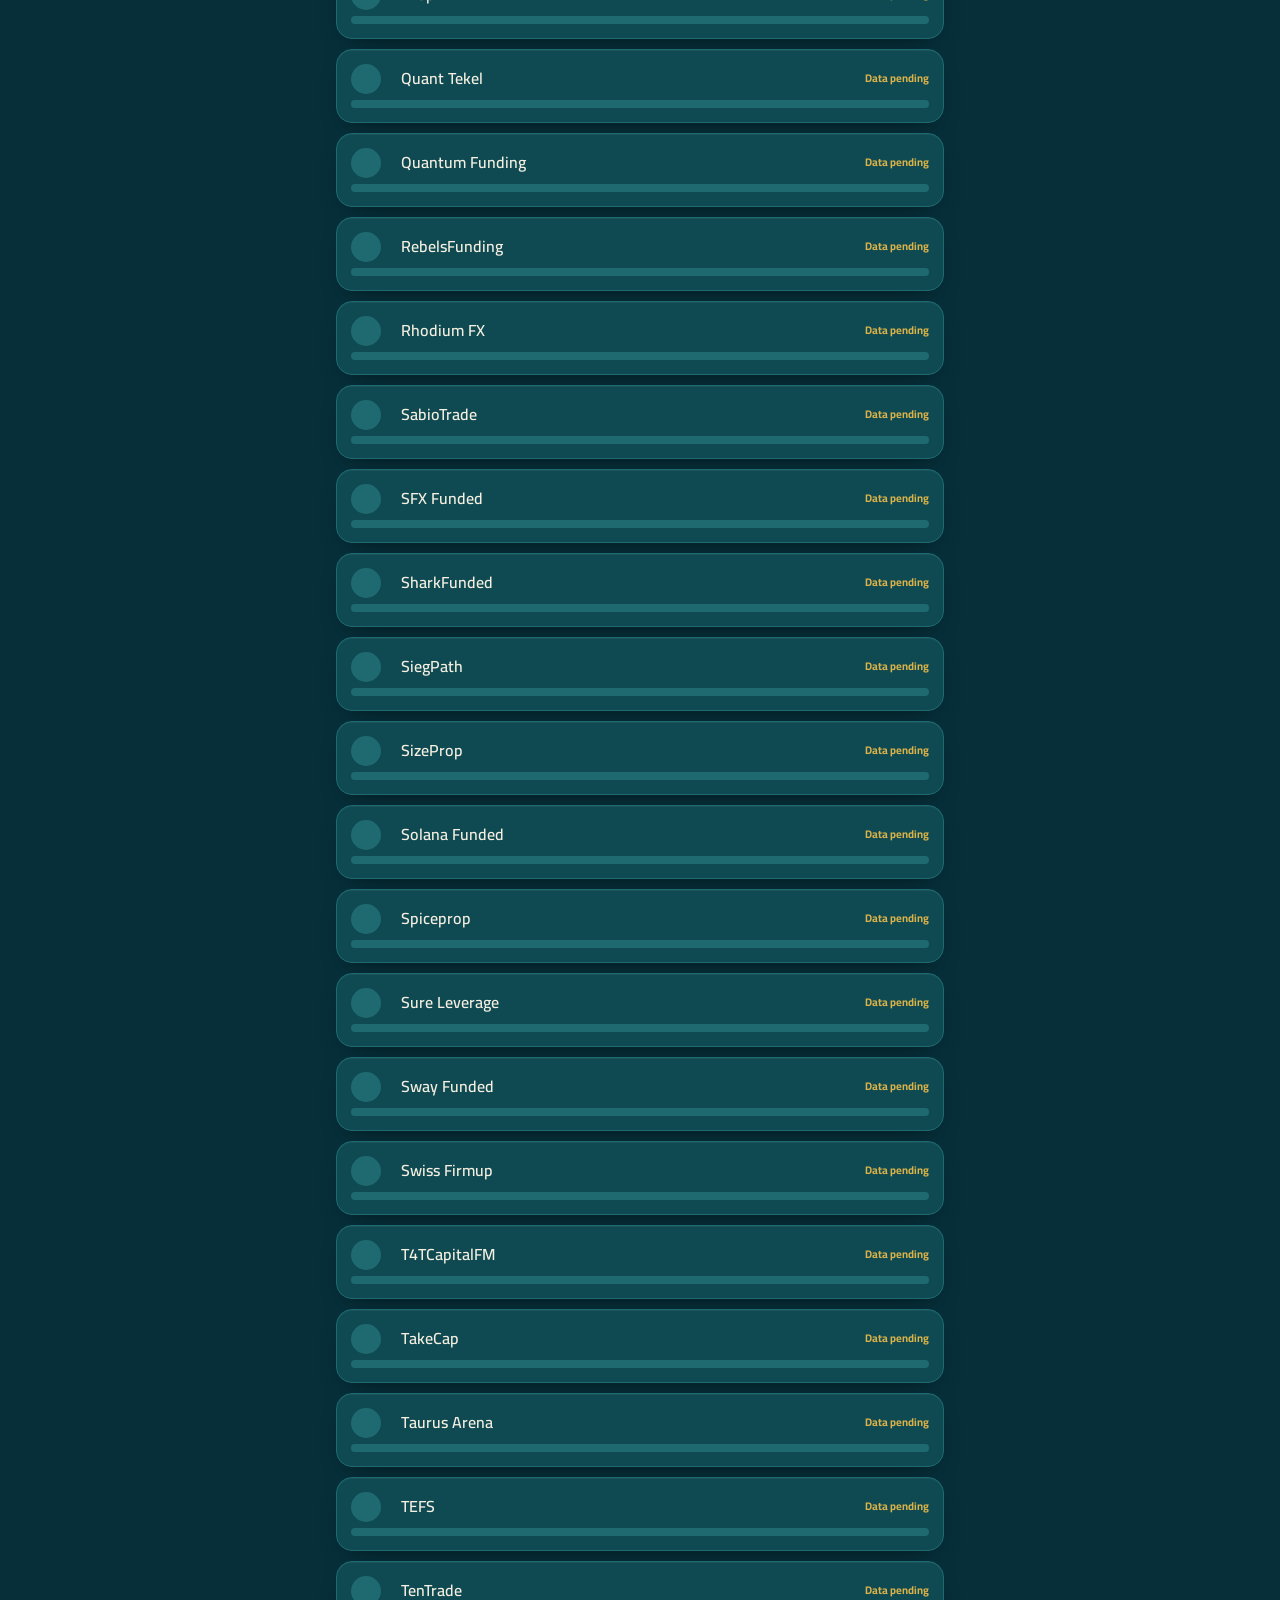
<file: fg.html>
<!doctype html><html><head><meta charset="utf-8"><meta name="viewport" content="width=device-width,initial-scale=1,viewport-fit=cover"><title>Funded Guild</title><meta name="description" content="Funded Guild: firm ranking and tools"><meta name="theme-color" content="#062f3a">
<link rel="manifest" href="fg.webmanifest"><link rel="icon" href="fg-icon.svg" type="image/svg+xml"><link rel="apple-touch-icon" href="fg-icon.svg"><link rel="preconnect" href="https://fonts.googleapis.com"><link rel="preconnect" href="https://fonts.gstatic.com" crossorigin><link rel="preload" as="style" href="https://fonts.googleapis.com/css2?family=Cairo:wght@400;600;700&display=swap" onload="this.onload=null;this.rel='stylesheet'"><noscript><link rel="stylesheet" href="https://fonts.googleapis.com/css2?family=Cairo:wght@400;600;700&display=swap"></noscript><link rel="preload" as="script" href="core.js"><link rel="stylesheet" href="core.css"><style>:root{--bg:#062f3a;--bg2:#0a3d45;--card:#0f4a52;--line:#1f6a70;--gold:#d9b24a;--gold2:#f0d98a;--tx:#f4efe0;--mu:#a9c7c4}.hero{background:linear-gradient(135deg,#0f5c5c,#062f3a)!important;border-color:#2a7f7f!important}header{background:#062f3a!important}.rk{color:#062f3a}table.cmp{border-collapse:collapse;width:100%;font-size:13px}.cmp td,.cmp th{padding:8px 6px;border-bottom:1px solid var(--line);text-align:start;white-space:nowrap}.cmp th{color:var(--gold)}.cmp td:first-child{position:sticky;left:0;background:var(--bg);max-width:130px;white-space:normal}</style><script>(function(){var B='apps-v55';function show(m){try{var d=document.getElementById('errb');if(!d){d=document.createElement('div');d.id='errb';d.style.cssText='position:fixed;left:0;right:0;bottom:0;z-index:2147483647;background:#7a1010;color:#fff;font:600 13px sans-serif;padding:12px;direction:ltr;word-break:break-word';(document.body||document.documentElement).appendChild(d)}d.textContent='Error: '+m+' | '+B+' | '+navigator.userAgent.slice(0,90);d.onclick=function(){d.style.display='none'}}catch(x){}}window.__showErr=show;window.onerror=function(m,u,l){show(m+' ('+String(u||'').split('/').pop()+':'+l+')')};window.addEventListener('unhandledrejection',function(e){show('promise: '+(e.reason&&e.reason.message||e.reason))})})()</script></head>
<body><script src="fg.js"></script><script src="core.js"></script><script>try{boot()}catch(e){window.__showErr&&window.__showErr(e&&e.message||e)}</script></body></html>
</file>
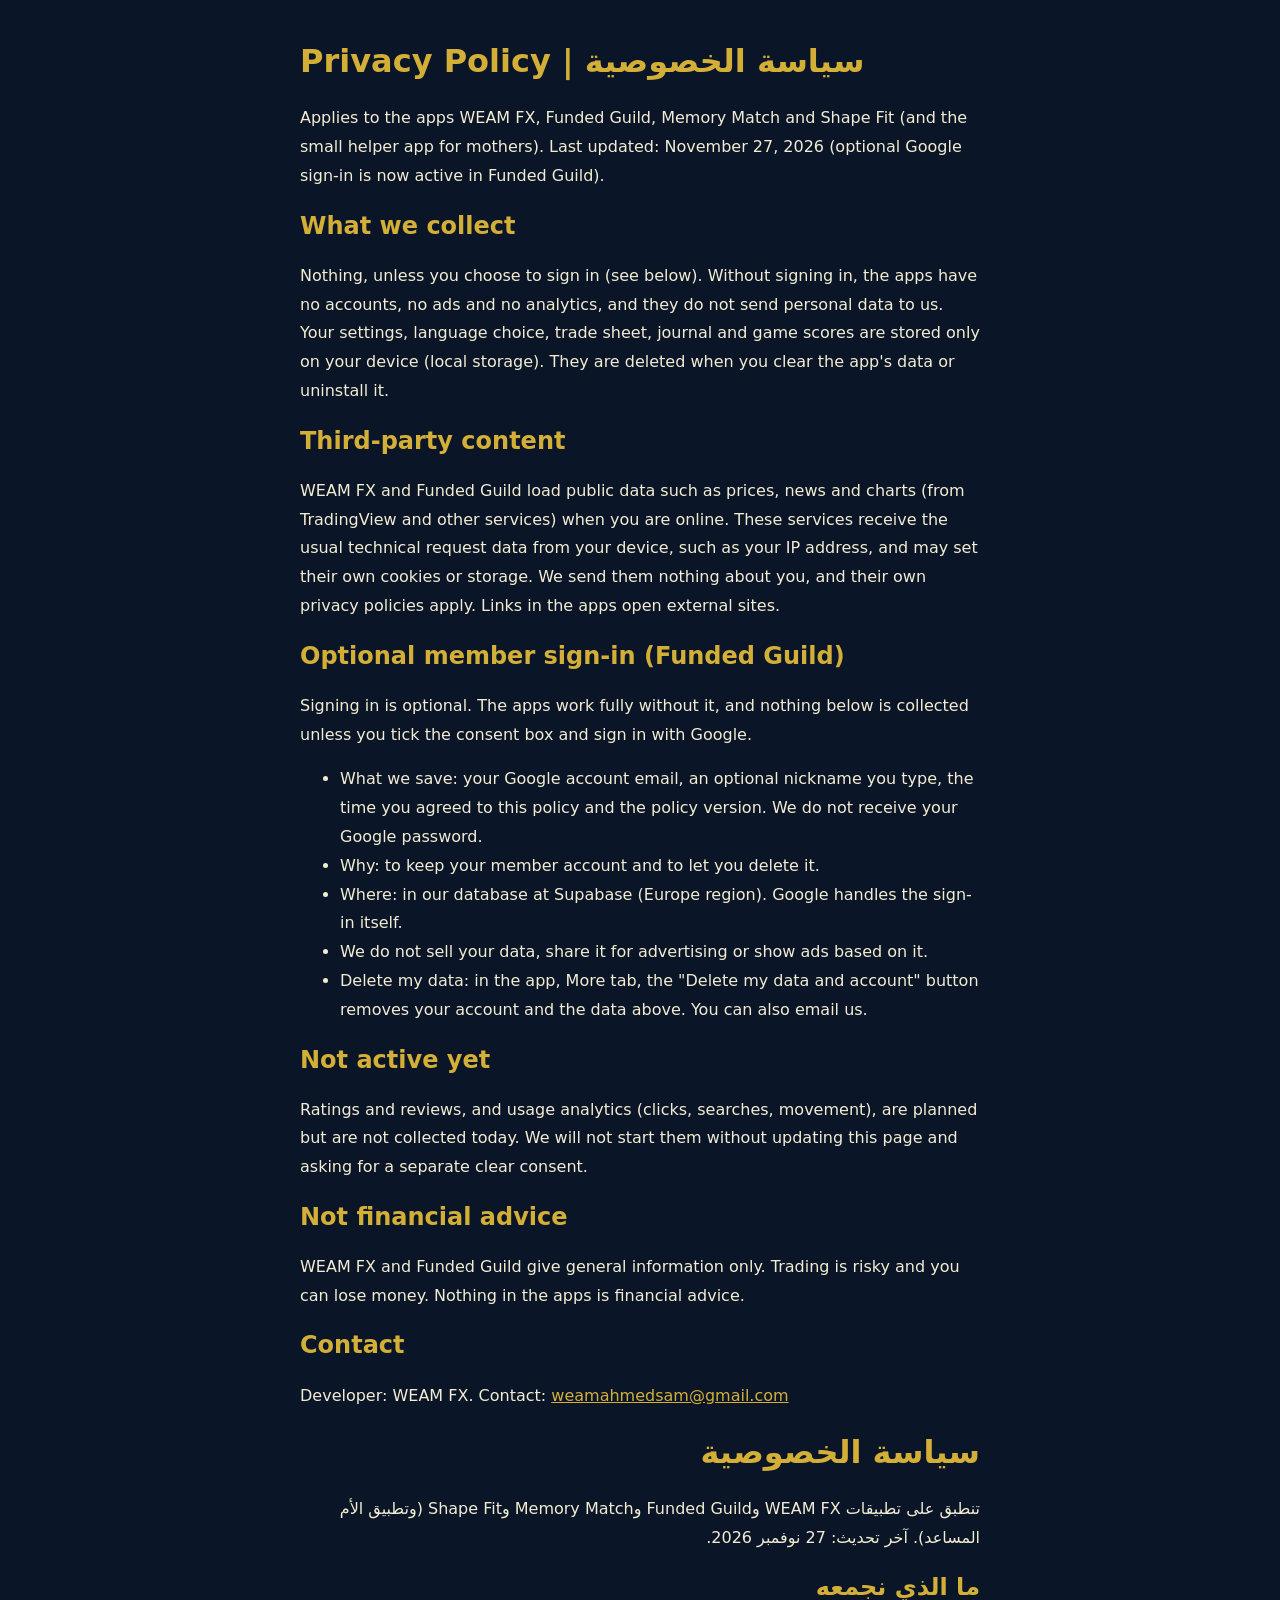
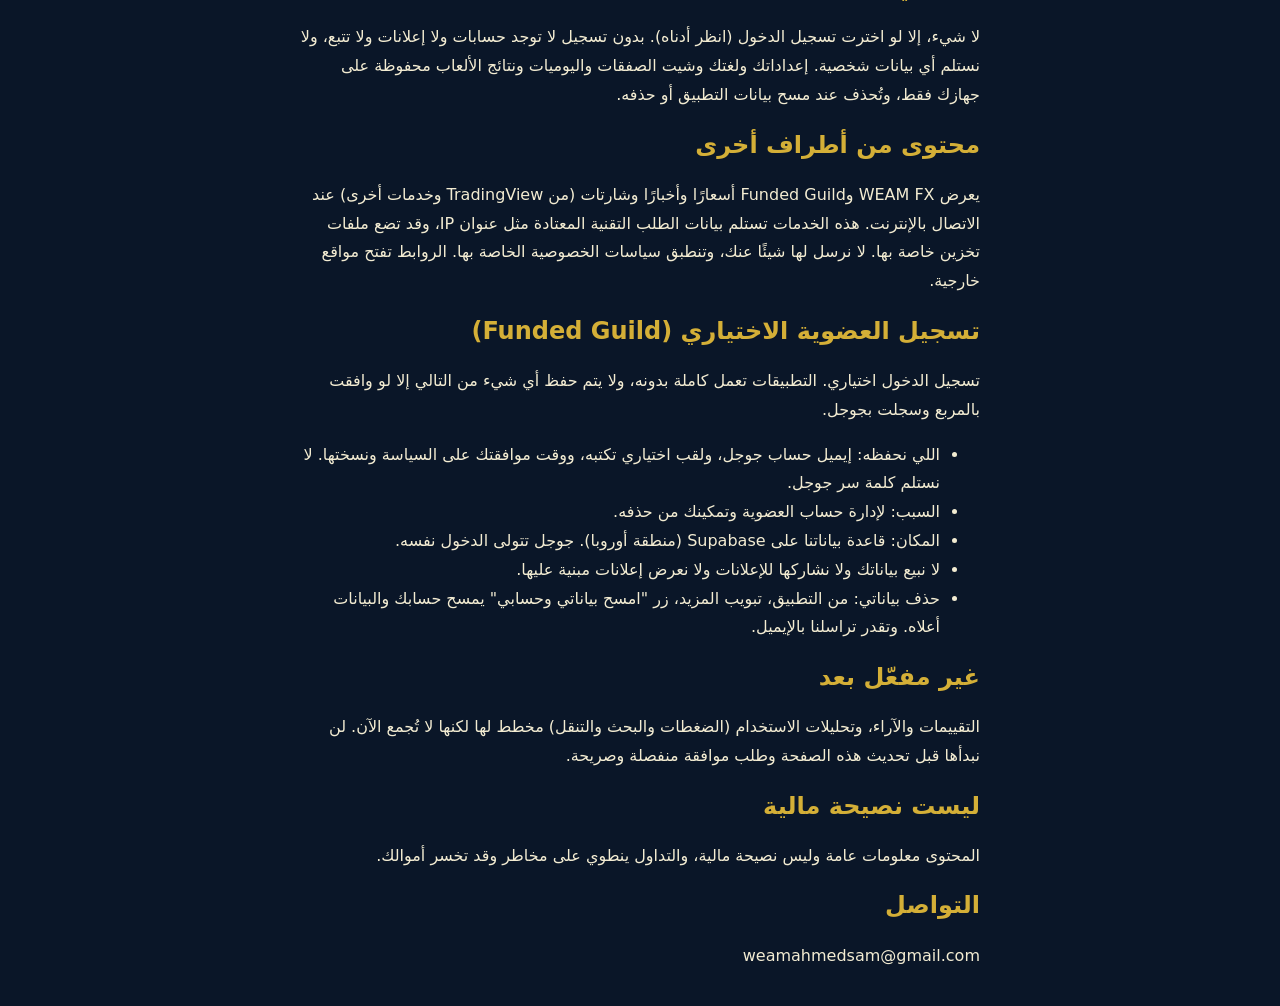
<file: privacy.html>
<!doctype html><html lang="en"><head><meta charset="utf-8"><meta name="viewport" content="width=device-width,initial-scale=1"><title>Privacy Policy | WEAM FX, Funded Guild, Memory Match, Shape Fit</title><meta name="robots" content="index,follow"><style>body{background:#0a1628;color:#f3ecd2;font-family:system-ui,Tahoma,sans-serif;max-width:680px;margin:auto;padding:20px;line-height:1.8}h1,h2{color:#d4af37;line-height:1.3}a{color:#d4af37}</style></head><body>
<h1>Privacy Policy | سياسة الخصوصية</h1>
<p>Applies to the apps WEAM FX, Funded Guild, Memory Match and Shape Fit (and the small helper app for mothers). Last updated: November 27, 2026 (optional Google sign-in is now active in Funded Guild).</p>
<h2>What we collect</h2>
<p>Nothing, unless you choose to sign in (see below). Without signing in, the apps have no accounts, no ads and no analytics, and they do not send personal data to us. Your settings, language choice, trade sheet, journal and game scores are stored only on your device (local storage). They are deleted when you clear the app's data or uninstall it.</p>
<h2>Third-party content</h2>
<p>WEAM FX and Funded Guild load public data such as prices, news and charts (from TradingView and other services) when you are online. These services receive the usual technical request data from your device, such as your IP address, and may set their own cookies or storage. We send them nothing about you, and their own privacy policies apply. Links in the apps open external sites.</p>
<h2>Optional member sign-in (Funded Guild)</h2>
<p>Signing in is optional. The apps work fully without it, and nothing below is collected unless you tick the consent box and sign in with Google.</p>
<ul><li>What we save: your Google account email, an optional nickname you type, the time you agreed to this policy and the policy version. We do not receive your Google password.</li><li>Why: to keep your member account and to let you delete it.</li><li>Where: in our database at Supabase (Europe region). Google handles the sign-in itself.</li><li>We do not sell your data, share it for advertising or show ads based on it.</li><li>Delete my data: in the app, More tab, the "Delete my data and account" button removes your account and the data above. You can also email us.</li></ul>
<h2>Not active yet</h2>
<p>Ratings and reviews, and usage analytics (clicks, searches, movement), are planned but are not collected today. We will not start them without updating this page and asking for a separate clear consent.</p>
<h2>Not financial advice</h2>
<p>WEAM FX and Funded Guild give general information only. Trading is risky and you can lose money. Nothing in the apps is financial advice.</p>
<h2>Contact</h2>
<p>Developer: WEAM FX. Contact: <a href="mailto:weamahmedsam@gmail.com">weamahmedsam@gmail.com</a></p>
<div dir="rtl" style="text-align:right"><h1>سياسة الخصوصية</h1>
<p>تنطبق على تطبيقات WEAM FX وFunded Guild وMemory Match وShape Fit (وتطبيق الأم المساعد). آخر تحديث: 27 نوفمبر 2026.</p>
<h2>ما الذي نجمعه</h2>
<p>لا شيء، إلا لو اخترت تسجيل الدخول (انظر أدناه). بدون تسجيل لا توجد حسابات ولا إعلانات ولا تتبع، ولا نستلم أي بيانات شخصية. إعداداتك ولغتك وشيت الصفقات واليوميات ونتائج الألعاب محفوظة على جهازك فقط، وتُحذف عند مسح بيانات التطبيق أو حذفه.</p>
<h2>محتوى من أطراف أخرى</h2>
<p>يعرض WEAM FX وFunded Guild أسعارًا وأخبارًا وشارتات (من TradingView وخدمات أخرى) عند الاتصال بالإنترنت. هذه الخدمات تستلم بيانات الطلب التقنية المعتادة مثل عنوان IP، وقد تضع ملفات تخزين خاصة بها. لا نرسل لها شيئًا عنك، وتنطبق سياسات الخصوصية الخاصة بها. الروابط تفتح مواقع خارجية.</p>
<h2>تسجيل العضوية الاختياري (Funded Guild)</h2>
<p>تسجيل الدخول اختياري. التطبيقات تعمل كاملة بدونه، ولا يتم حفظ أي شيء من التالي إلا لو وافقت بالمربع وسجلت بجوجل.</p>
<ul><li>اللي نحفظه: إيميل حساب جوجل، ولقب اختياري تكتبه، ووقت موافقتك على السياسة ونسختها. لا نستلم كلمة سر جوجل.</li><li>السبب: لإدارة حساب العضوية وتمكينك من حذفه.</li><li>المكان: قاعدة بياناتنا على Supabase (منطقة أوروبا). جوجل تتولى الدخول نفسه.</li><li>لا نبيع بياناتك ولا نشاركها للإعلانات ولا نعرض إعلانات مبنية عليها.</li><li>حذف بياناتي: من التطبيق، تبويب المزيد، زر "امسح بياناتي وحسابي" يمسح حسابك والبيانات أعلاه. وتقدر تراسلنا بالإيميل.</li></ul>
<h2>غير مفعّل بعد</h2>
<p>التقييمات والآراء، وتحليلات الاستخدام (الضغطات والبحث والتنقل) مخطط لها لكنها لا تُجمع الآن. لن نبدأها قبل تحديث هذه الصفحة وطلب موافقة منفصلة وصريحة.</p>
<h2>ليست نصيحة مالية</h2>
<p>المحتوى معلومات عامة وليس نصيحة مالية، والتداول ينطوي على مخاطر وقد تخسر أموالك.</p>
<h2>التواصل</h2>
<p>weamahmedsam@gmail.com</p></div>
</body></html>
</file>
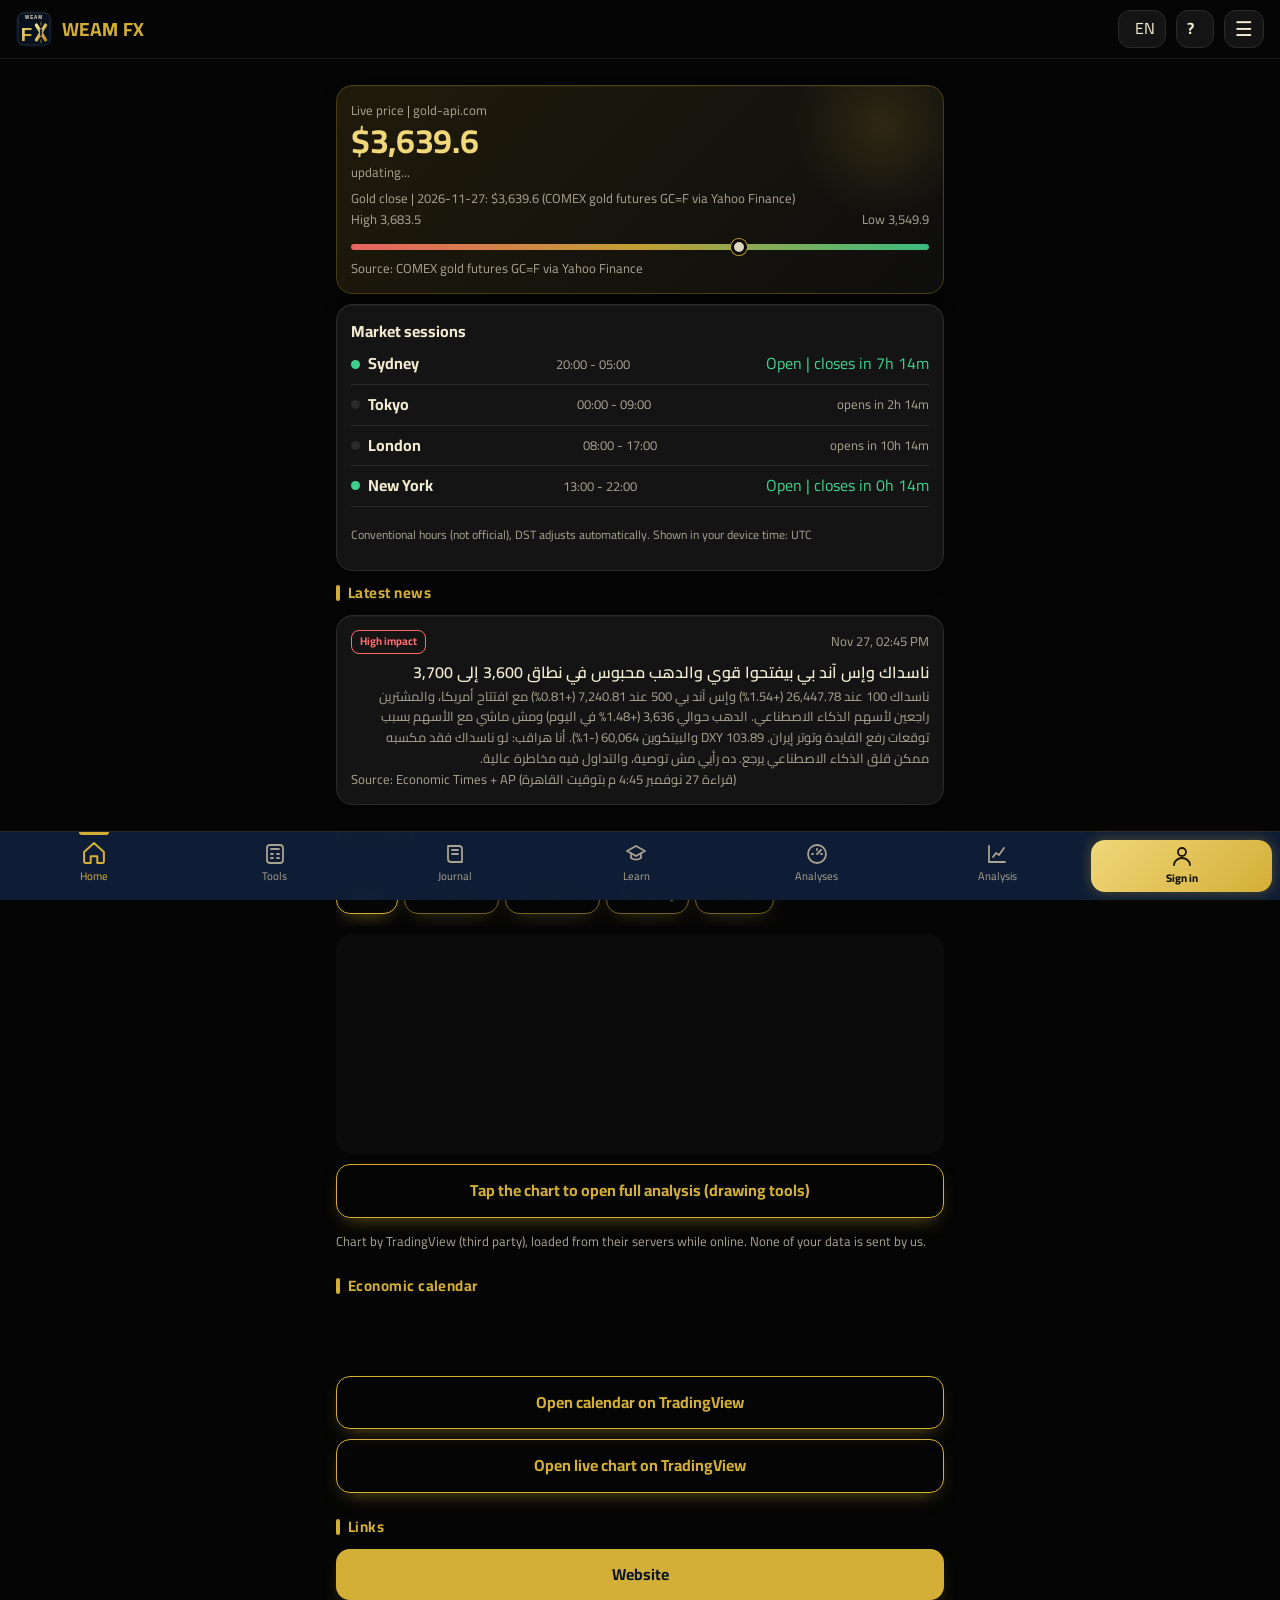
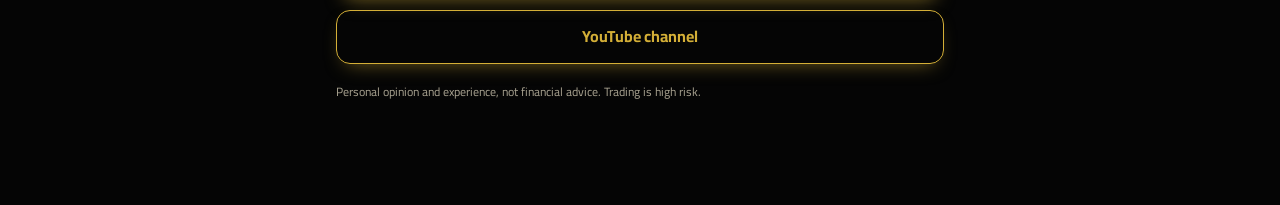
<file: wf.html>
<!doctype html><html><head><meta charset="utf-8"><meta name="viewport" content="width=device-width,initial-scale=1,viewport-fit=cover"><title>WEAM FX</title><meta name="description" content="WEAM FX: gold, tools and journal"><meta name="theme-color" content="#050505">
<link rel="manifest" href="wf.webmanifest"><link rel="icon" href="wf-icon.svg" type="image/svg+xml"><link rel="apple-touch-icon" href="wf-icon.svg"><link rel="preconnect" href="https://fonts.googleapis.com"><link rel="preconnect" href="https://fonts.gstatic.com" crossorigin><link rel="preload" as="style" href="https://fonts.googleapis.com/css2?family=Cairo:wght@400;600;700&display=swap" onload="this.onload=null;this.rel='stylesheet'"><noscript><link rel="stylesheet" href="https://fonts.googleapis.com/css2?family=Cairo:wght@400;600;700&display=swap"></noscript><link rel="preload" as="script" href="core.js"><link rel="stylesheet" href="core.css"><style>:root{--bg:#050505;--bg2:#0e0e0e;--card:#141414;--line:#2a2a2a;--gold:#d4af37;--gold2:#f0d77a;--tx:#f3ecd2;--mu:#a8a290}.hero{background:linear-gradient(135deg,#1f1a0a,#0e0e0e)!important;border-color:#4a3d12!important}header{background:#050505!important}</style><script>(function(){var B='apps-v55';function show(m){try{var d=document.getElementById('errb');if(!d){d=document.createElement('div');d.id='errb';d.style.cssText='position:fixed;left:0;right:0;bottom:0;z-index:2147483647;background:#7a1010;color:#fff;font:600 13px sans-serif;padding:12px;direction:ltr;word-break:break-word';(document.body||document.documentElement).appendChild(d)}d.textContent='Error: '+m+' | '+B+' | '+navigator.userAgent.slice(0,90);d.onclick=function(){d.style.display='none'}}catch(x){}}window.__showErr=show;window.onerror=function(m,u,l){show(m+' ('+String(u||'').split('/').pop()+':'+l+')')};window.addEventListener('unhandledrejection',function(e){show('promise: '+(e.reason&&e.reason.message||e.reason))})})()</script></head>
<body><script src="wf.js"></script><script src="core.js"></script><script>try{boot()}catch(e){window.__showErr&&window.__showErr(e&&e.message||e)}</script></body></html>
</file>
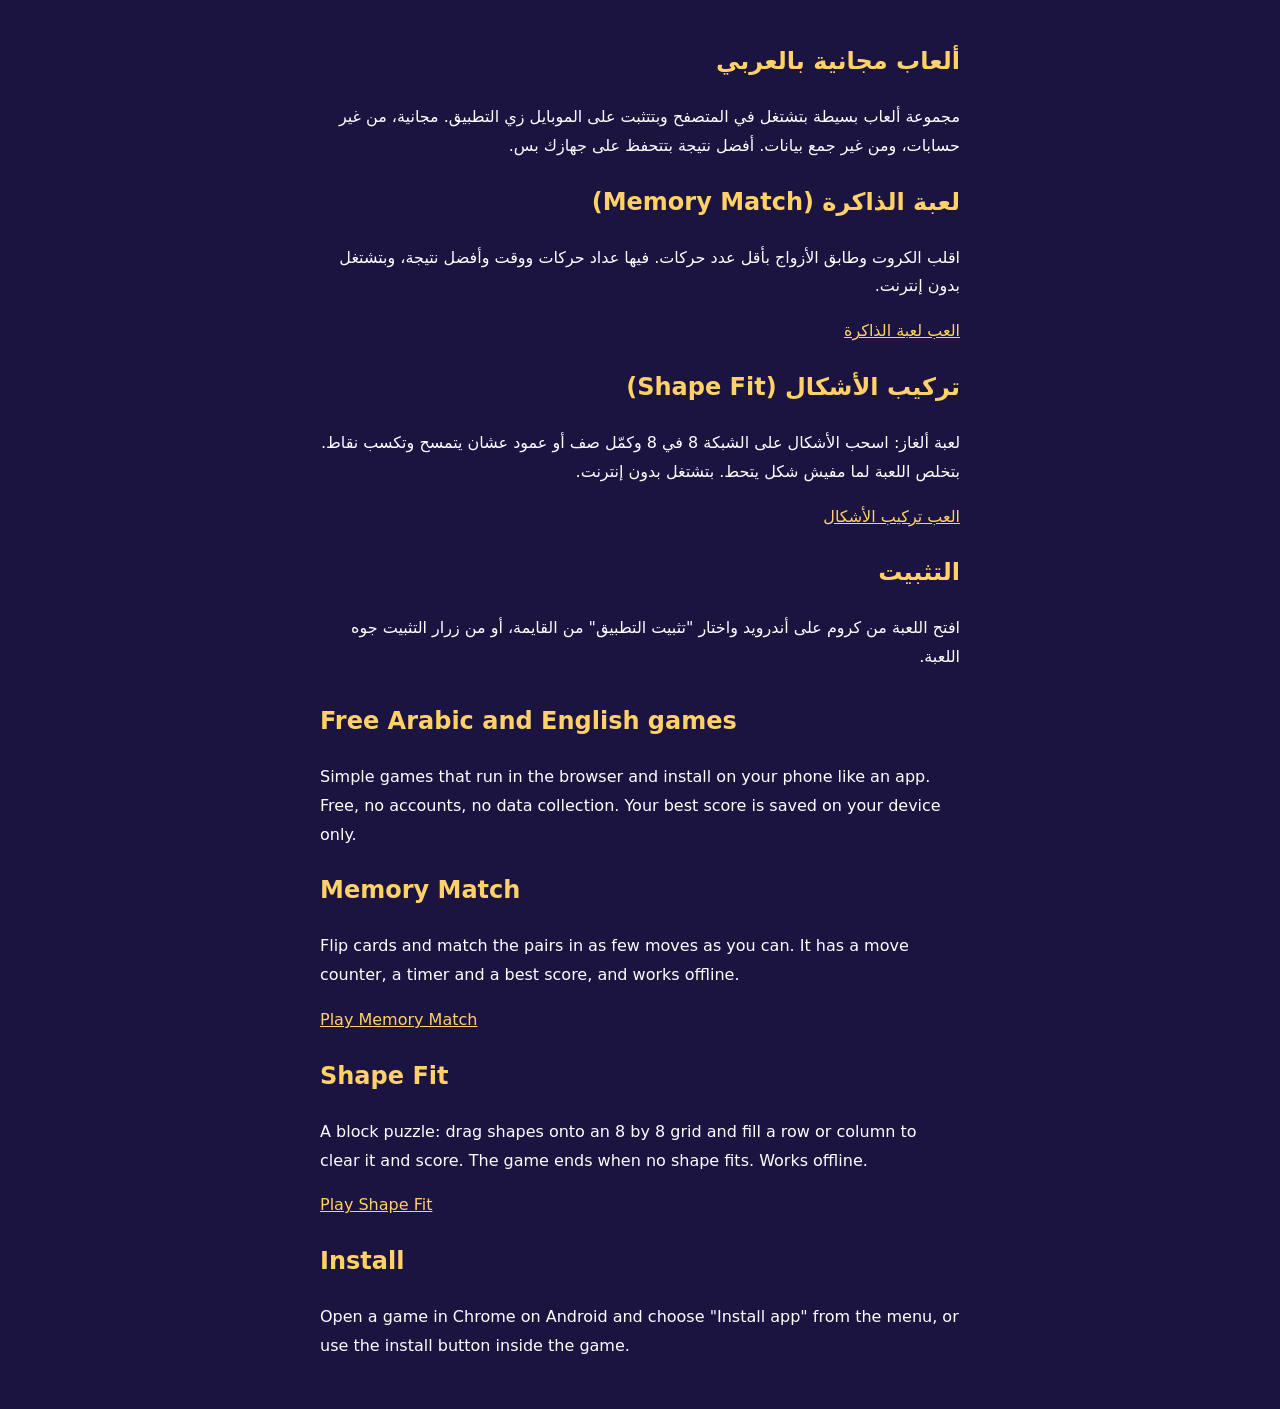
<file: play/about.html>
<!doctype html><html lang="ar" dir="rtl"><head><meta charset="utf-8"><meta name="viewport" content="width=device-width,initial-scale=1"><title>ألعاب مجانية بالعربي: لعبة الذاكرة وتركيب الأشكال | Free Arabic Games</title>
<meta name="description" content="ألعاب مجانية بالعربي والإنجليزي بتشتغل بدون إنترنت ومن غير تسجيل ولا جمع بيانات: لعبة الذاكرة وتركيب الأشكال. Free offline puzzle and memory games in Arabic and English.">
<link rel="canonical" href="https://weam-a-sam-fx.github.io/apps/play/about.html"><link rel="alternate" hreflang="ar" href="https://weam-a-sam-fx.github.io/apps/play/about.html"><link rel="alternate" hreflang="en" href="https://weam-a-sam-fx.github.io/apps/play/about.html#en"><meta property="og:type" content="website"><meta property="og:title" content="ألعاب مجانية بالعربي | Free Arabic Games"><meta property="og:url" content="https://weam-a-sam-fx.github.io/apps/play/about.html"><link rel="icon" href="icon.svg">
<style>body{font-family:system-ui,-apple-system,"Segoe UI",Tahoma,sans-serif;background:#1b1340;color:#fff;max-width:640px;margin:0 auto;padding:20px;line-height:1.8}a{color:#ffd166}h1,h2{color:#ffd166}section{margin-bottom:28px}</style></head><body>
<section lang="ar" dir="rtl"><h1>ألعاب مجانية بالعربي</h1>
<p>مجموعة ألعاب بسيطة بتشتغل في المتصفح وبتتثبت على الموبايل زي التطبيق. مجانية، من غير حسابات، ومن غير جمع بيانات. أفضل نتيجة بتتحفظ على جهازك بس.</p>
<h2>لعبة الذاكرة (Memory Match)</h2><p>اقلب الكروت وطابق الأزواج بأقل عدد حركات. فيها عداد حركات ووقت وأفضل نتيجة، وبتشتغل بدون إنترنت.</p><p><a href="index.html">العب لعبة الذاكرة</a></p>
<h2>تركيب الأشكال (Shape Fit)</h2><p>لعبة ألغاز: اسحب الأشكال على الشبكة 8 في 8 وكمّل صف أو عمود عشان يتمسح وتكسب نقاط. بتخلص اللعبة لما مفيش شكل يتحط. بتشتغل بدون إنترنت.</p><p><a href="blocks.html">العب تركيب الأشكال</a></p>
<h2>التثبيت</h2><p>افتح اللعبة من كروم على أندرويد واختار "تثبيت التطبيق" من القايمة، أو من زرار التثبيت جوه اللعبة.</p></section>
<section id="en" lang="en" dir="ltr"><h1>Free Arabic and English games</h1>
<p>Simple games that run in the browser and install on your phone like an app. Free, no accounts, no data collection. Your best score is saved on your device only.</p>
<h2>Memory Match</h2><p>Flip cards and match the pairs in as few moves as you can. It has a move counter, a timer and a best score, and works offline.</p><p><a href="index.html">Play Memory Match</a></p>
<h2>Shape Fit</h2><p>A block puzzle: drag shapes onto an 8 by 8 grid and fill a row or column to clear it and score. The game ends when no shape fits. Works offline.</p><p><a href="blocks.html">Play Shape Fit</a></p>
<h2>Install</h2><p>Open a game in Chrome on Android and choose "Install app" from the menu, or use the install button inside the game.</p></section></body></html>
</file>
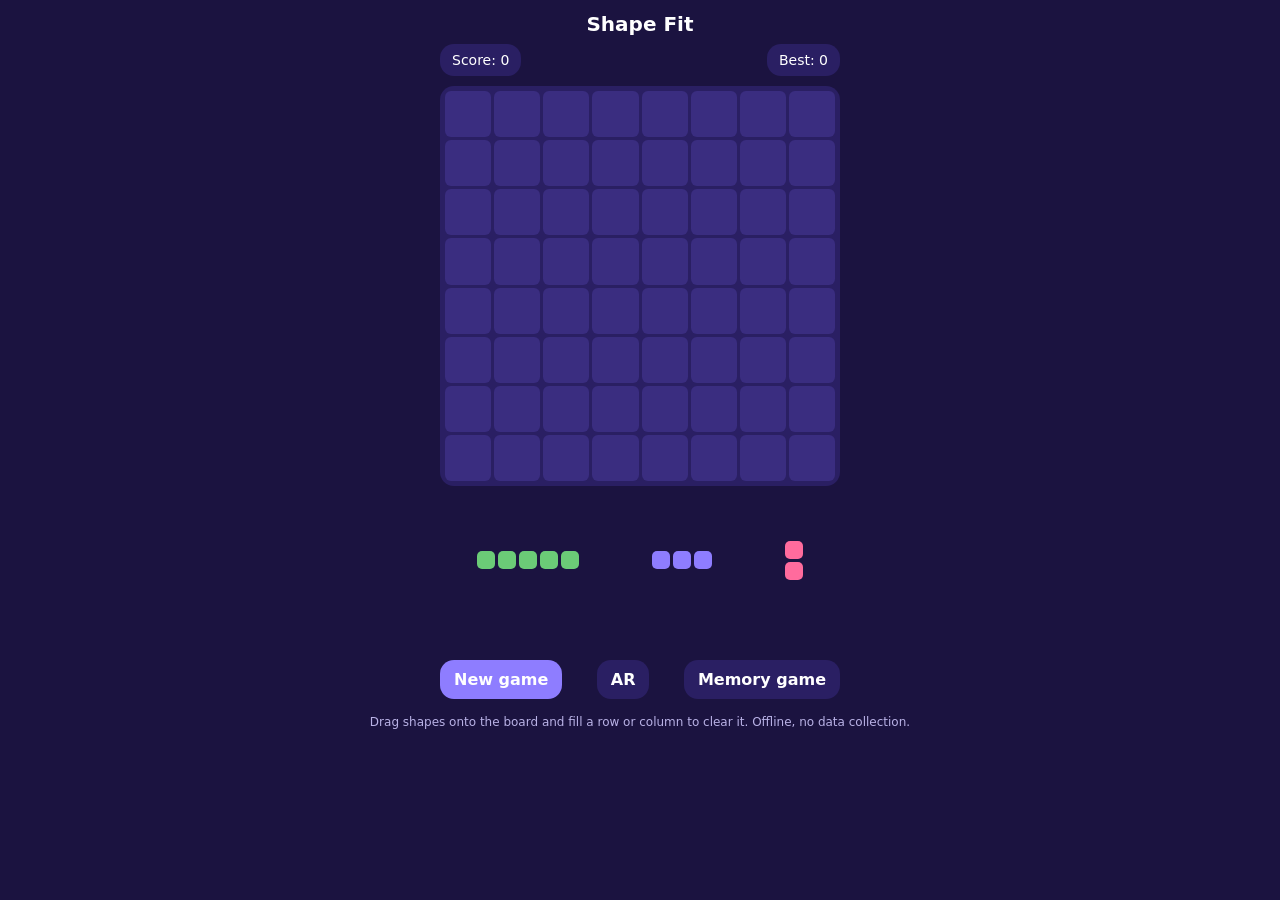
<file: play/blocks.html>
<!doctype html><html lang="ar" dir="rtl"><head><meta charset="utf-8"><meta name="viewport" content="width=device-width,initial-scale=1,viewport-fit=cover,user-scalable=no"><title>تركيب الأشكال Shape Fit | لعبة ألغاز مجانية</title><link rel="manifest" href="manifest.webmanifest"><link rel="icon" href="icon.svg"><meta name="description" content="لعبة ألغاز مجانية: اسحب الأشكال على الشبكة وكمّل الصفوف والأعمدة. بالعربي والإنجليزي وبدون إنترنت. Free offline block puzzle game."><link rel="canonical" href="https://weam-a-sam-fx.github.io/apps/play/blocks.html"><meta property="og:type" content="website"><meta property="og:title" content="تركيب الأشكال Shape Fit | لعبة ألغاز مجانية"><meta property="og:description" content="لعبة ألغاز مجانية: اسحب الأشكال على الشبكة وكمّل الصفوف والأعمدة. بالعربي والإنجليزي وبدون إنترنت. Free offline block puzzle game."><meta property="og:url" content="https://weam-a-sam-fx.github.io/apps/play/blocks.html"><meta property="og:locale" content="ar_AR"><meta property="og:locale:alternate" content="en_US"><meta name="twitter:card" content="summary"><meta name="twitter:title" content="تركيب الأشكال Shape Fit | لعبة ألغاز مجانية"><meta name="twitter:description" content="لعبة ألغاز مجانية: اسحب الأشكال على الشبكة وكمّل الصفوف والأعمدة. بالعربي والإنجليزي وبدون إنترنت. Free offline block puzzle game."><meta name="theme-color" content="#1b1340">
<style>
*{box-sizing:border-box;-webkit-tap-highlight-color:transparent;touch-action:none;user-select:none;-webkit-user-select:none}body{margin:0;background:#1b1340;color:#fff;font-family:system-ui,-apple-system,"Segoe UI",Tahoma,sans-serif;min-height:100vh;display:flex;flex-direction:column;align-items:center;padding:calc(env(safe-area-inset-top) + 10px) 12px 16px;overflow:hidden}
h1{font-size:20px;margin:2px 0 8px}.bar{display:flex;gap:8px;width:100%;max-width:400px;justify-content:space-between;align-items:center;margin-bottom:10px}.pill{background:#2a1f63;border-radius:14px;padding:8px 12px;font-size:14px;white-space:nowrap}
button{font:inherit;color:#fff;background:#8e7dff;border:0;border-radius:14px;padding:10px 14px;font-weight:700;touch-action:manipulation}button.g{background:#2a1f63}a.g{color:#fff;background:#2a1f63;border-radius:14px;padding:10px 14px;font-weight:700;text-decoration:none;touch-action:manipulation}
#b{display:grid;grid-template-columns:repeat(8,1fr);gap:3px;width:100%;max-width:400px;aspect-ratio:1;background:#2a1f63;padding:5px;border-radius:14px;direction:ltr;position:relative}
.s{background:#3a2d80;border-radius:6px}.s.on{box-shadow:inset 0 -3px 0 rgba(0,0,0,.25)}.s.pv{outline:2px solid #fff;outline-offset:-2px;opacity:.8}.s.cl{background:#fff!important}
#tray{display:flex;justify-content:space-around;align-items:center;width:100%;max-width:400px;height:120px;margin-top:14px;direction:ltr}
.pc{display:grid;gap:3px;padding:6px;border-radius:10px;opacity:1}.pc.used{visibility:hidden}.pc i{display:block;width:var(--u);height:var(--u);border-radius:5px}.pc i.e{visibility:hidden}
#gh{position:fixed;pointer-events:none;display:none;gap:3px;z-index:9}#gh i{display:block;border-radius:5px}#gh i.e{visibility:hidden}
.msg{margin:8px 0;font-size:18px;min-height:24px;text-align:center}.note{font-size:12px;color:#b9b2e6;margin-top:6px;text-align:center}
</style></head><body>
<h1 id="t"></h1>
<div class="bar"><span class="pill" id="sc"></span><span class="pill" id="bs"></span></div>
<div id="b"></div><div id="tray"></div><div class="msg" id="ms"></div>
<div class="bar"><button id="nw"></button><button class="g" id="lg"></button><a class="g" id="hm" href="index.html"></a></div>
<div class="note" id="nt"></div><div id="gh"></div>
<script>
const S={ar:{t:'تركيب الأشكال',sc:'النقاط',bs:'أفضل',nw:'لعبة جديدة',hm:'لعبة الذاكرة',over:'خلصت الحركات! نقاطك: {s}',rec:'رقم قياسي جديد!',nt:'اسحب الأشكال على اللوحة وكمّل صف أو عمود عشان يتمسح. بدون إنترنت ولا جمع بيانات.'},en:{t:'Shape Fit',sc:'Score',bs:'Best',nw:'New game',hm:'Memory game',over:'No moves left! Score: {s}',rec:'New record!',nt:'Drag shapes onto the board and fill a row or column to clear it. Offline, no data collection.'}};
let L=localStorage.getItem('pg_lang')||('en');const $=i=>document.getElementById(i),T=k=>S[L][k];
const N=8,COL=['#ff6b9d','#4ecdc4','#ffd166','#8e7dff','#ff9f68','#6bcB77'];
const SH=[[[1]],[[1,1]],[[1],[1]],[[1,1,1]],[[1],[1],[1]],[[1,1,1,1]],[[1],[1],[1],[1]],[[1,1],[1,1]],[[1,1,1],[1,1,1],[1,1,1]],[[1,0],[1,1]],[[0,1],[1,1]],[[1,1],[1,0]],[[1,1],[0,1]],[[1,0,0],[1,0,0],[1,1,1]],[[1,1,1],[0,0,1],[0,0,1]],[[1,1,1],[0,1,0]],[[0,1,0],[1,1,1]],[[1,1,0],[0,1,1]],[[0,1,1],[1,1,0]],[[1,1,1,1,1]]];
let g,pcs,score,over;const cells=[];
function ui(){document.documentElement.lang=L;document.documentElement.dir=L==='ar'?'rtl':'ltr';$('t').textContent=T('t');$('nw').textContent=T('nw');$('hm').textContent=T('hm');$('lg').textContent=L==='ar'?'EN':'AR';$('nt').textContent=T('nt');stat()}
function stat(){$('sc').textContent=T('sc')+': '+score;$('bs').textContent=T('bs')+': '+(localStorage.getItem('pg_blk_best')||0)}
function build(){const b=$('b');b.innerHTML='';for(let i=0;i<N*N;i++){const d=document.createElement('div');d.className='s';b.append(d);cells.push(d)}}
function paint(){cells.forEach((d,i)=>{const v=g[i];d.className='s'+(v?' on':'');d.style.background=v?COL[v-1]:''})}
function newGame(){g=new Array(N*N).fill(0);score=0;over=false;$('ms').textContent='';deal();paint();stat()}
function deal(){pcs=[0,1,2].map(()=>({m:SH[Math.floor(Math.random()*SH.length)],c:1+Math.floor(Math.random()*COL.length),used:false}));tray()}
function unit(){return Math.min(24,Math.floor(($('b').clientWidth-10)/N)*0.62)}
function tray(){const t=$('tray');t.innerHTML='';const u=Math.max(14,Math.floor(unit()*0.75));pcs.forEach((p,k)=>{const e=document.createElement('div');e.className='pc'+(p.used?' used':'');e.style.setProperty('--u',u+'px');e.style.gridTemplateColumns='repeat('+p.m[0].length+',auto)';p.m.forEach(r=>r.forEach(v=>{const i=document.createElement('i');if(!v)i.className='e';else i.style.background=COL[p.c-1];e.append(i)}));e.addEventListener('pointerdown',ev=>start(ev,k,e));t.append(e)})}
let drag=null;
function start(ev,k,el){if(over||pcs[k].used)return;ev.preventDefault();const p=pcs[k],cw=cells[0].offsetWidth+3,gh=$('gh');gh.innerHTML='';gh.style.display='grid';gh.style.gridTemplateColumns='repeat('+p.m[0].length+','+(cw-3)+'px)';p.m.forEach(r=>r.forEach(v=>{const i=document.createElement('i');i.style.height=(cw-3)+'px';if(!v)i.className='e';else i.style.background=COL[p.c-1];gh.append(i)}));drag={k,p,cw,w:p.m[0].length*cw,h:p.m.length*cw};move(ev)}
function pos(ev){const x=ev.clientX-drag.w/2,y=ev.clientY-drag.h-48;return{x,y}}
function move(ev){if(!drag)return;const{x,y}=pos(ev),gh=$('gh');gh.style.left=x+'px';gh.style.top=y+'px';cells.forEach(d=>d.classList.remove('pv'));const at=snap(x,y);if(at&&fits(drag.p.m,at.r,at.c)){drag.p.m.forEach((row,r)=>row.forEach((v,c)=>{if(v)cells[(at.r+r)*N+at.c+c].classList.add('pv')}))}}
function snap(x,y){const b=$('b').getBoundingClientRect(),c=Math.round((x-b.left-5)/drag.cw),r=Math.round((y-b.top-5)/drag.cw);return{r,c}}
function fits(m,r0,c0){for(let r=0;r<m.length;r++)for(let c=0;c<m[0].length;c++)if(m[r][c]){const R=r0+r,C=c0+c;if(R<0||C<0||R>=N||C>=N||g[R*N+C])return false}return true}
addEventListener('pointermove',move);
addEventListener('pointerup',ev=>{if(!drag)return;const{x,y}=pos(ev),at=snap(x,y),d=drag;drag=null;$('gh').style.display='none';cells.forEach(c=>c.classList.remove('pv'));if(at&&fits(d.p.m,at.r,at.c))place(d,at)});
addEventListener('pointercancel',()=>{drag=null;$('gh').style.display='none';cells.forEach(c=>c.classList.remove('pv'))});
function place(d,at){let n=0;d.p.m.forEach((row,r)=>row.forEach((v,c)=>{if(v){g[(at.r+r)*N+at.c+c]=d.p.c;n++}}));d.p.used=true;const rows=[],cols=[];for(let i=0;i<N;i++){if([...Array(N).keys()].every(j=>g[i*N+j]))rows.push(i);if([...Array(N).keys()].every(j=>g[j*N+i]))cols.push(i)}
const cl=new Set();rows.forEach(i=>{for(let j=0;j<N;j++)cl.add(i*N+j)});cols.forEach(i=>{for(let j=0;j<N;j++)cl.add(j*N+i)});const lines=rows.length+cols.length;score+=n+lines*lines*10;paint();
if(cl.size){cl.forEach(i=>cells[i].classList.add('cl'));if(navigator.vibrate)navigator.vibrate(25);setTimeout(()=>{cl.forEach(i=>g[i]=0);paint();after()},220)}else after();stat()}
function after(){if(pcs.every(p=>p.used))deal();else tray();stat();if(!pcs.some(p=>!p.used&&canPlace(p.m)))end()}
function canPlace(m){for(let r=0;r<N;r++)for(let c=0;c<N;c++)if(fits(m,r,c))return true;return false}
function end(){over=true;let m=T('over').replace('{s}',score);const b=+localStorage.getItem('pg_blk_best')||0;if(score>b){localStorage.setItem('pg_blk_best',score);m+=' | '+T('rec')}$('ms').textContent=m;stat()}
$('nw').onclick=newGame;$('lg').onclick=()=>{L=L==='ar'?'en':'ar';localStorage.setItem('pg_lang',L);ui()};
if('serviceWorker'in navigator)navigator.serviceWorker.register('sw.js').catch(()=>{});
build();ui();newGame();
</script></body></html>
</file>
<file: core.css>
:root{--bg:#0a1628;--bg2:#0f1f38;--card:#12233f;--line:#25385a;--gold:#d4af37;--gold2:#f0d77a;--tx:#f3ecd2;--mu:#9fb0cc;--ok:#3ecf8e;--bad:#ff6b6b;--r:16px}
*{box-sizing:border-box;-webkit-tap-highlight-color:transparent}html,body{margin:0;background:var(--bg);color:var(--tx);font-family:Cairo,Inter,system-ui,-apple-system,"Segoe UI",Roboto,sans-serif;line-height:1.6}
body{min-height:100vh;padding-bottom:calc(76px + env(safe-area-inset-bottom))}
header{position:sticky;top:0;z-index:5;display:flex;align-items:center;gap:10px;padding:calc(10px + env(safe-area-inset-top)) 16px 10px;background:linear-gradient(var(--bg),rgba(10,22,40,.92));backdrop-filter:blur(8px);border-bottom:1px solid var(--line)}
header .logo{width:36px;height:36px;border-radius:10px}header h1{flex:1;margin:0;font-size:19px;color:var(--gold);letter-spacing:.3px}
.iconbtn{background:var(--card);border:1px solid var(--line);color:var(--tx);border-radius:12px;height:38px;min-width:38px;padding:0 10px;font:inherit;display:inline-flex;align-items:center;gap:6px;cursor:pointer}
main{max-width:640px;margin:auto;padding:16px}h2{font-size:17px;color:var(--gold);margin:22px 0 8px}h2:first-child{margin-top:4px}
.card{background:var(--card);border:1px solid var(--line);border-radius:var(--r);padding:14px;margin:10px 0}
.hero{background:linear-gradient(135deg,#17305a,#0f1f38);border:1px solid #33507f}.hero .big{font-size:34px;font-weight:700;color:var(--gold2);line-height:1.2}
.row{display:flex;align-items:center;justify-content:space-between;gap:10px}.mu{color:var(--mu);font-size:13px}
.rk{width:30px;height:30px;border-radius:50%;background:var(--gold);color:#0a1628;display:inline-flex;align-items:center;justify-content:center;font-weight:700;flex:none}
.rk.n{background:var(--line);color:var(--tx)}.firm{cursor:pointer}.firm .nm{flex:1;font-weight:600;margin-inline:10px}.sc{font-weight:700;color:var(--gold);font-size:20px}
.bar{height:8px;background:var(--line);border-radius:6px;overflow:hidden;margin-top:6px}.bar i{display:block;height:100%;background:linear-gradient(90deg,var(--gold),var(--gold2))}
label{display:block;font-size:13px;color:var(--mu);margin:10px 0 4px}input,select,textarea{width:100%;background:var(--bg2);color:var(--tx);border:1px solid var(--line);border-radius:12px;padding:11px 12px;font:inherit;font-size:16px}
.btn{display:block;width:100%;text-align:center;background:var(--gold);color:#0a1628;text-decoration:none;font-weight:700;border:0;border-radius:14px;padding:13px;margin:10px 0;font:inherit;font-weight:700;cursor:pointer}
.btn.ghost{background:transparent;color:var(--gold);border:1px solid var(--gold)}.res{font-size:26px;font-weight:700;color:var(--gold2)}
.grid2{display:grid;grid-template-columns:1fr 1fr;gap:10px}.pos{color:var(--ok)}.neg{color:var(--bad)}.warn{font-size:12px;color:var(--mu);margin-top:18px}
nav{position:fixed;bottom:0;inset-inline:0;z-index:6;display:flex;background:rgba(15,31,56,.96);backdrop-filter:blur(10px);border-top:1px solid var(--line);padding:6px 4px calc(6px + env(safe-area-inset-bottom))}
nav a{flex:1;display:flex;flex-direction:column;align-items:center;gap:2px;color:var(--mu);text-decoration:none;font-size:11px;padding:4px 0}nav a.on{color:var(--gold)}nav svg{width:24px;height:24px}
svg{fill:none;stroke:currentColor;stroke-width:1.8;stroke-linecap:round;stroke-linejoin:round}
.sheet{position:fixed;inset:0;z-index:20;background:rgba(0,0,0,.55);display:flex;align-items:flex-end}.sheet>div{background:var(--bg2);width:100%;max-height:75vh;overflow:auto;border-radius:22px 22px 0 0;padding:16px;border-top:1px solid var(--gold)}
.sheet button.opt{display:block;width:100%;text-align:start;background:none;border:0;border-bottom:1px solid var(--line);color:var(--tx);font:inherit;padding:13px 6px}.sheet button.opt.on{color:var(--gold);font-weight:700}
.del{background:none;border:0;color:var(--bad);font-size:20px;cursor:pointer}a.link{color:var(--gold)}
:root{--ease:cubic-bezier(.2,.7,.2,1)}
body{font-variant-numeric:tabular-nums}
header{backdrop-filter:blur(14px) saturate(1.4);border-bottom:1px solid rgba(255,255,255,.07)}
h2{display:flex;align-items:center;gap:8px;font-size:15px;letter-spacing:.03em}h2:before{content:"";width:4px;height:16px;border-radius:2px;background:var(--gold);flex:none}
.card{box-shadow:inset 0 1px 0 rgba(255,255,255,.05),0 10px 26px -14px rgba(0,0,0,.7);transition:transform .18s var(--ease),border-color .2s}
.firm:hover,.news:hover{border-color:var(--gold)}.firm:active,.news:active,.btn:active{transform:scale(.98)}
.hero{position:relative;overflow:hidden}.hero:after{content:"";position:absolute;inset:-60px -40px auto auto;width:200px;height:200px;border-radius:50%;background:radial-gradient(var(--gold),transparent 65%);opacity:.14;pointer-events:none}
.hero .big{letter-spacing:-.01em}
.btn{box-shadow:0 8px 20px -10px rgba(212,175,55,.6);transition:transform .15s var(--ease),filter .15s}.btn:hover{filter:brightness(1.07)}
input:focus,select:focus,textarea:focus{outline:2px solid var(--gold);outline-offset:1px}
nav a{position:relative;transition:color .2s}nav a svg{transition:transform .25s var(--ease)}nav a.on svg{transform:translateY(-1px) scale(1.1)}
nav a.on:before{content:"";position:absolute;top:-6px;width:30px;height:3px;border-radius:0 0 4px 4px;background:var(--gold);animation:pop .3s var(--ease)}
.rng{position:relative;height:6px;border-radius:4px;background:linear-gradient(90deg,var(--bad),var(--gold),var(--ok));margin:14px 0 8px;opacity:.9}
.rng i{position:absolute;top:-5px;width:16px;height:16px;margin-left:-8px;border-radius:50%;background:var(--tx);border:3px solid var(--bg);box-shadow:0 0 0 1px var(--gold)}
.spark{width:100%;height:90px;margin-top:6px}
.tag{font-size:11px;font-weight:700;border-radius:8px;padding:2px 8px;border:1px solid var(--line)}.tag.high{color:var(--bad);border-color:var(--bad)}.tag.med{color:var(--gold);border-color:var(--gold)}.tag.low{color:var(--mu)}
.news{display:block;color:inherit;text-decoration:none}.news .nt{font-weight:600;margin:6px 0 2px;line-height:1.5}
table.cmp td,table.cmp th{font-variant-numeric:tabular-nums}
@keyframes up{from{opacity:0;transform:translateY(12px)}to{opacity:1;transform:none}}
@keyframes grow{from{transform:scaleX(0)}to{transform:scaleX(1)}}
@keyframes pop{from{transform:scaleX(0);opacity:0}to{transform:scaleX(1);opacity:1}}
#view>*{animation:up .4s var(--ease) both}#view>*:nth-child(2){animation-delay:.05s}#view>*:nth-child(3){animation-delay:.1s}#view>*:nth-child(4){animation-delay:.15s}#view>*:nth-child(5){animation-delay:.2s}#view>*:nth-child(n+6){animation-delay:.25s}
.bar i{transform-origin:left;animation:grow .8s var(--ease) .15s both}html[dir=rtl] .bar i{transform-origin:right}
@media (prefers-reduced-motion:reduce){*,*:before,*:after{animation:none!important;transition:none!important;scroll-behavior:auto!important}}
.card svg{width:22px;height:22px;flex:none}

nav a[data-id=more]{color:#1a1405;background:linear-gradient(135deg,var(--gold2),var(--gold));border-radius:14px;margin:2px 4px;font-weight:800;box-shadow:0 0 14px rgba(212,175,55,.35);animation:glow 3s ease-in-out infinite}
nav a[data-id=more].on{color:#1a1405;box-shadow:0 0 18px rgba(240,215,122,.6)}
nav a[data-id=more] svg{stroke:#1a1405}
@keyframes glow{50%{box-shadow:0 0 6px rgba(212,175,55,.2)}}
@media(prefers-reduced-motion:reduce){nav a[data-id=more]{animation:none}}
</file>
<file: fg-test-app/core.css>
:root{--bg:#0a1628;--bg2:#0f1f38;--card:#12233f;--line:#25385a;--gold:#d4af37;--gold2:#f0d77a;--tx:#f3ecd2;--mu:#9fb0cc;--ok:#3ecf8e;--bad:#ff6b6b;--r:16px}
*{box-sizing:border-box;-webkit-tap-highlight-color:transparent}html,body{margin:0;background:var(--bg);color:var(--tx);font-family:Cairo,Inter,system-ui,-apple-system,"Segoe UI",Roboto,sans-serif;line-height:1.6}
body{min-height:100vh;padding-bottom:calc(76px + env(safe-area-inset-bottom))}
header{position:sticky;top:0;z-index:5;display:flex;align-items:center;gap:10px;padding:calc(10px + env(safe-area-inset-top)) 16px 10px;background:linear-gradient(var(--bg),rgba(10,22,40,.92));backdrop-filter:blur(8px);border-bottom:1px solid var(--line)}
header .logo{width:36px;height:36px;border-radius:10px}header h1{flex:1;margin:0;font-size:19px;color:var(--gold);letter-spacing:.3px}
.iconbtn{background:var(--card);border:1px solid var(--line);color:var(--tx);border-radius:12px;height:38px;min-width:38px;padding:0 10px;font:inherit;display:inline-flex;align-items:center;gap:6px;cursor:pointer}
main{max-width:640px;margin:auto;padding:16px}h2{font-size:17px;color:var(--gold);margin:22px 0 8px}h2:first-child{margin-top:4px}
.card{background:var(--card);border:1px solid var(--line);border-radius:var(--r);padding:14px;margin:10px 0}
.hero{background:linear-gradient(135deg,#17305a,#0f1f38);border:1px solid #33507f}.hero .big{font-size:34px;font-weight:700;color:var(--gold2);line-height:1.2}
.row{display:flex;align-items:center;justify-content:space-between;gap:10px}.mu{color:var(--mu);font-size:13px}
.rk{width:30px;height:30px;border-radius:50%;background:var(--gold);color:#0a1628;display:inline-flex;align-items:center;justify-content:center;font-weight:700;flex:none}
.rk.n{background:var(--line);color:var(--tx)}.firm{cursor:pointer}.firm .nm{flex:1;font-weight:600;margin-inline:10px}.sc{font-weight:700;color:var(--gold);font-size:20px}
.bar{height:8px;background:var(--line);border-radius:6px;overflow:hidden;margin-top:6px}.bar i{display:block;height:100%;background:linear-gradient(90deg,var(--gold),var(--gold2))}
label{display:block;font-size:13px;color:var(--mu);margin:10px 0 4px}input,select,textarea{width:100%;background:var(--bg2);color:var(--tx);border:1px solid var(--line);border-radius:12px;padding:11px 12px;font:inherit;font-size:16px}
.btn{display:block;width:100%;text-align:center;background:var(--gold);color:#0a1628;text-decoration:none;font-weight:700;border:0;border-radius:14px;padding:13px;margin:10px 0;font:inherit;font-weight:700;cursor:pointer}
.btn.ghost{background:transparent;color:var(--gold);border:1px solid var(--gold)}.res{font-size:26px;font-weight:700;color:var(--gold2)}
.grid2{display:grid;grid-template-columns:1fr 1fr;gap:10px}.pos{color:var(--ok)}.neg{color:var(--bad)}.warn{font-size:12px;color:var(--mu);margin-top:18px}
nav{position:fixed;bottom:0;inset-inline:0;z-index:6;display:flex;background:rgba(15,31,56,.96);backdrop-filter:blur(10px);border-top:1px solid var(--line);padding:6px 4px calc(6px + env(safe-area-inset-bottom))}
nav a{flex:1;display:flex;flex-direction:column;align-items:center;gap:2px;color:var(--mu);text-decoration:none;font-size:11px;padding:4px 0}nav a.on{color:var(--gold)}nav svg{width:24px;height:24px}
svg{fill:none;stroke:currentColor;stroke-width:1.8;stroke-linecap:round;stroke-linejoin:round}
.sheet{position:fixed;inset:0;z-index:20;background:rgba(0,0,0,.55);display:flex;align-items:flex-end}.sheet>div{background:var(--bg2);width:100%;max-height:75vh;overflow:auto;border-radius:22px 22px 0 0;padding:16px;border-top:1px solid var(--gold)}
.sheet button.opt{display:block;width:100%;text-align:start;background:none;border:0;border-bottom:1px solid var(--line);color:var(--tx);font:inherit;padding:13px 6px}.sheet button.opt.on{color:var(--gold);font-weight:700}
.del{background:none;border:0;color:var(--bad);font-size:20px;cursor:pointer}a.link{color:var(--gold)}
:root{--ease:cubic-bezier(.2,.7,.2,1)}
body{font-variant-numeric:tabular-nums}
header{backdrop-filter:blur(14px) saturate(1.4);border-bottom:1px solid rgba(255,255,255,.07)}
h2{display:flex;align-items:center;gap:8px;font-size:15px;letter-spacing:.03em}h2:before{content:"";width:4px;height:16px;border-radius:2px;background:var(--gold);flex:none}
.card{box-shadow:inset 0 1px 0 rgba(255,255,255,.05),0 10px 26px -14px rgba(0,0,0,.7);transition:transform .18s var(--ease),border-color .2s}
.firm:hover,.news:hover{border-color:var(--gold)}.firm:active,.news:active,.btn:active{transform:scale(.98)}
.hero{position:relative;overflow:hidden}.hero:after{content:"";position:absolute;inset:-60px -40px auto auto;width:200px;height:200px;border-radius:50%;background:radial-gradient(var(--gold),transparent 65%);opacity:.14;pointer-events:none}
.hero .big{letter-spacing:-.01em}
.btn{box-shadow:0 8px 20px -10px rgba(212,175,55,.6);transition:transform .15s var(--ease),filter .15s}.btn:hover{filter:brightness(1.07)}
input:focus,select:focus,textarea:focus{outline:2px solid var(--gold);outline-offset:1px}
nav a{position:relative;transition:color .2s}nav a svg{transition:transform .25s var(--ease)}nav a.on svg{transform:translateY(-1px) scale(1.1)}
nav a.on:before{content:"";position:absolute;top:-6px;width:30px;height:3px;border-radius:0 0 4px 4px;background:var(--gold);animation:pop .3s var(--ease)}
.rng{position:relative;height:6px;border-radius:4px;background:linear-gradient(90deg,var(--bad),var(--gold),var(--ok));margin:14px 0 8px;opacity:.9}
.rng i{position:absolute;top:-5px;width:16px;height:16px;margin-left:-8px;border-radius:50%;background:var(--tx);border:3px solid var(--bg);box-shadow:0 0 0 1px var(--gold)}
.spark{width:100%;height:90px;margin-top:6px}
.tag{font-size:11px;font-weight:700;border-radius:8px;padding:2px 8px;border:1px solid var(--line)}.tag.high{color:var(--bad);border-color:var(--bad)}.tag.med{color:var(--gold);border-color:var(--gold)}.tag.low{color:var(--mu)}
.news{display:block;color:inherit;text-decoration:none}.news .nt{font-weight:600;margin:6px 0 2px;line-height:1.5}
table.cmp td,table.cmp th{font-variant-numeric:tabular-nums}
@keyframes up{from{opacity:0;transform:translateY(12px)}to{opacity:1;transform:none}}
@keyframes grow{from{transform:scaleX(0)}to{transform:scaleX(1)}}
@keyframes pop{from{transform:scaleX(0);opacity:0}to{transform:scaleX(1);opacity:1}}
#view>*{animation:up .4s var(--ease) both}#view>*:nth-child(2){animation-delay:.05s}#view>*:nth-child(3){animation-delay:.1s}#view>*:nth-child(4){animation-delay:.15s}#view>*:nth-child(5){animation-delay:.2s}#view>*:nth-child(n+6){animation-delay:.25s}
.bar i{transform-origin:left;animation:grow .8s var(--ease) .15s both}html[dir=rtl] .bar i{transform-origin:right}
@media (prefers-reduced-motion:reduce){*,*:before,*:after{animation:none!important;transition:none!important;scroll-behavior:auto!important}}
.card svg{width:22px;height:22px;flex:none}

nav a[data-id=more]{color:#1a1405;background:linear-gradient(135deg,var(--gold2),var(--gold));border-radius:14px;margin:2px 4px;font-weight:800;box-shadow:0 0 14px rgba(212,175,55,.35);animation:glow 3s ease-in-out infinite}
nav a[data-id=more].on{color:#1a1405;box-shadow:0 0 18px rgba(240,215,122,.6)}
nav a[data-id=more] svg{stroke:#1a1405}
@keyframes glow{50%{box-shadow:0 0 6px rgba(212,175,55,.2)}}
@media(prefers-reduced-motion:reduce){nav a[data-id=more]{animation:none}}
</file>
